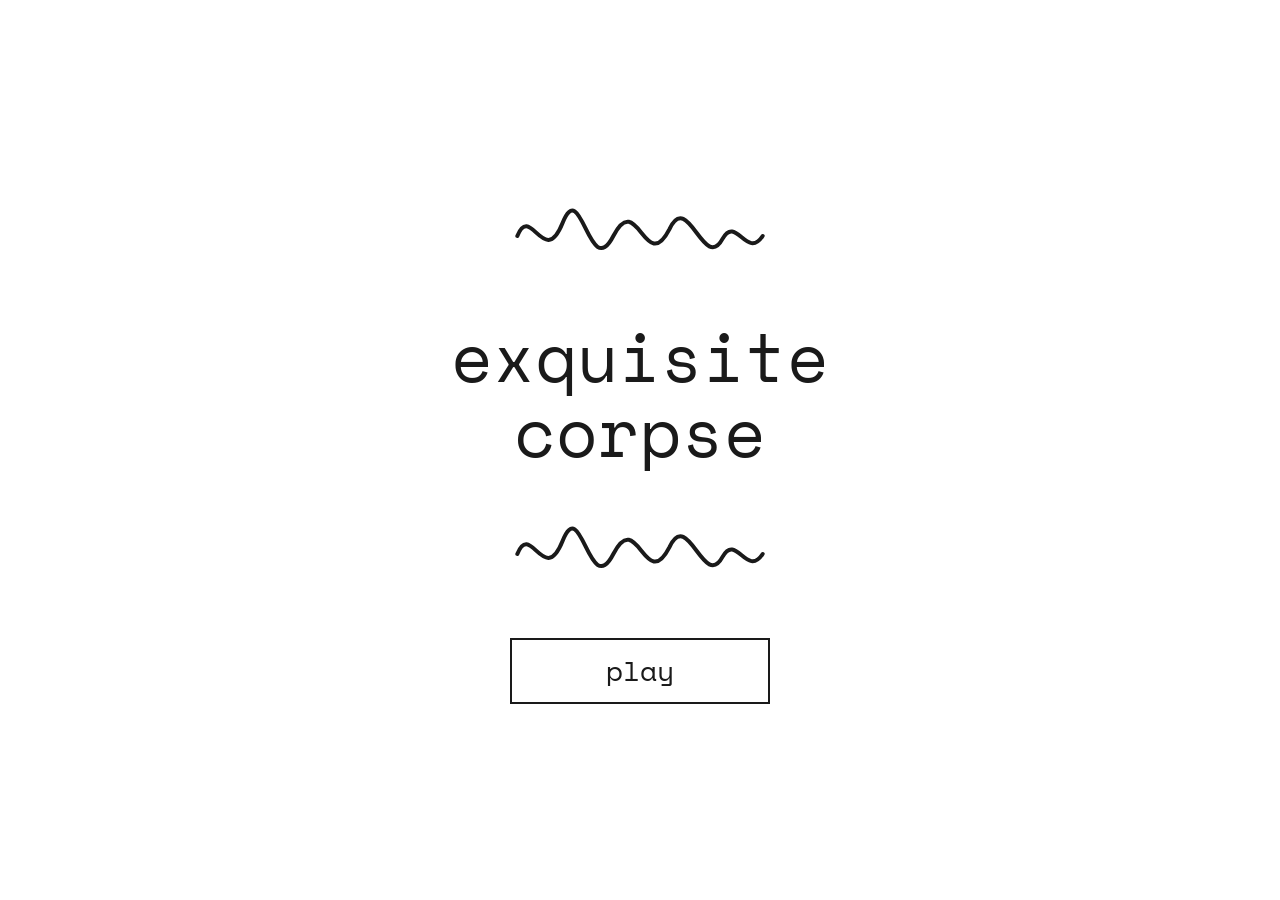
<file: index.html>
<!DOCTYPE html>

<html lang="en">
<head>
<meta charset="UTF-8" />
<meta name="viewport" content="width=device-width, initial-scale=1.0, maximum-scale=1.0, user-scalable=no" />
<meta name="apple-mobile-web-app-capable" content="yes" />
<meta name="apple-mobile-web-app-status-bar-style" content="default" />
<meta name="theme-color" content="#ffffff" />
<link rel="manifest" href="manifest.json" />
<link rel="apple-touch-icon" sizes="180x180" href="apple-touch-icon.png" />
<link rel="icon" type="image/svg+xml" href="icon.svg" />
<link href="./fonts/space-mono.css" rel="stylesheet" />
<title>Exquisite Corpse</title>
<style>
* { margin: 0; padding: 0; box-sizing: border-box; }
html, body, #root { width: 100%; height: 100%; overflow: hidden; background: #fff; position: fixed; touch-action: none; }
body { -webkit-user-select: none; user-select: none; -webkit-tap-highlight-color: transparent; overscroll-behavior: none; }
</style>
</head>
<body>
<div id="root"></div>
<script src="./vendor/react.production.min.js"></script>
<script src="./vendor/react-dom.production.min.js"></script>
<script>
const { useState, useRef, useCallback, useEffect, createElement: h } = React;

function useIsLarge() {
var _s = useState(function () { return window.innerWidth >= 768; });
var isLarge = _s[0], setIsLarge = _s[1];
useEffect(function () {
function check() { setIsLarge(window.innerWidth >= 768); }
window.addEventListener("resize", check);
return function () { window.removeEventListener("resize", check); };
}, []);
return isLarge;
}

const CANVAS_W = 600;
const CANVAS_H = 420;
const GUIDE_H = 25;
const COLORS = ["#1a1a1a","#EE0028","#FF7A00","#FFD900","#00B053","#0057D9","#6A1FB0","#8B5E34","#F0157F","#FFFFFF"];
const SIZES = [3, 8, 18];
const FONT = "'Space Mono', monospace";

// pencil icons for the size buttons: one filled path per size, rounded only at the
// blunt end and the point so the white collar lands exactly on the body edges
const PEN_HALF = { 3: 2.6, 8: 3.8, 18: 5.0 };
const PEN_TOP = 4, PEN_BOT = 20, PEN_BB = 15.2, PEN_COLLAR = 2.5;
const PEN_VB = "2.81 2.41 18.78 18.78";

function pencilPath(hw) {
var rt = 1.1, f = 0.24, tipLen = PEN_BOT - PEN_BB;
var fx = f * hw, fy = PEN_BOT - f * tipLen;
return "M " + (12 - hw) + " " + (PEN_TOP + rt) +
" Q " + (12 - hw) + " " + PEN_TOP + " " + (12 - hw + rt) + " " + PEN_TOP +
" L " + (12 + hw - rt) + " " + PEN_TOP +
" Q " + (12 + hw) + " " + PEN_TOP + " " + (12 + hw) + " " + (PEN_TOP + rt) +
" L " + (12 + hw) + " " + PEN_BB +
" L " + (12 + fx) + " " + fy +
" Q 12 " + PEN_BOT + " " + (12 - fx) + " " + fy +
" L " + (12 - hw) + " " + PEN_BB + " Z";
}

function wobbleCircle(cx, cy, r, seed) {
var pts = 12, d = "";
for (var i = 0; i <= pts; i++) {
var a = (i / pts) * Math.PI * 2;
var rr = r + Math.sin(seed * 2.3 + i * 3.1) * 1.5;
d += (i === 0 ? "M " : " L ") + (cx + Math.cos(a) * rr).toFixed(1) + "," + (cy + Math.sin(a) * rr).toFixed(1);
}
return d + " Z";
}

function SketchBtn(props) {
var children = props.children, onClick = props.onClick, w = props.w || 200, ht = props.h || 54;
var fontSize = props.fontSize || 22, disabled = props.disabled, style = props.style || {};
var ref = useState(false), pressed = ref[0], setPressed = ref[1];
var handleClick = useCallback(function (e) {
if (disabled) return;
setPressed(true);
setTimeout(function () { setPressed(false); }, 30);
if (onClick) onClick(e);
}, [disabled, onClick]);
return h("div", {
onClick: handleClick,
style: Object.assign({
width: w === "auto" ? "auto" : w, height: ht, cursor: disabled ? "default" : "pointer",
opacity: disabled ? 0.4 : 1, display: "flex", alignItems: "center", justifyContent: "center",
border: "2px solid #1a1a1a", background: pressed ? "#1a1a1a" : "#fff",
color: pressed ? "#fff" : "#1a1a1a", fontFamily: FONT, fontSize: fontSize,
userSelect: "none", boxSizing: "border-box", whiteSpace: "nowrap", padding: "0 16px"
}, style)
}, children);
}

function Title(props) {
return h("div", { style: { fontFamily: FONT, fontSize: props.size || 44, color: "#1a1a1a", textAlign: "center", lineHeight: 1.1 } }, props.children);
}

function drawStroke(ctx, s) {
if (s.points.length < 2) return;
ctx.beginPath();
ctx.strokeStyle = s.eraser ? "#FFFFFF" : s.color;
ctx.lineWidth = s.size;
ctx.lineCap = "round";
ctx.lineJoin = "round";
ctx.moveTo(s.points[0].x, s.points[0].y);
for (var i = 1; i < s.points.length; i++) ctx.lineTo(s.points[i].x, s.points[i].y);
ctx.stroke();
}

function hexToRgb(hex) {
var h = hex.replace("#", "");
return [parseInt(h.slice(0, 2), 16), parseInt(h.slice(2, 4), 16), parseInt(h.slice(4, 6), 16)];
}

var FILL_TOL = 48;

function fillRegion(ctx, fx, fy, hex) {
var px = Math.round(fx), py = Math.round(fy);
if (px < 0 || py < 0 || px >= CANVAS_W || py >= CANVAS_H) return false;
var img = ctx.getImageData(0, 0, CANVAS_W, CANVAS_H);
var d = img.data;
var start = (py * CANVAS_W + px) * 4;
var tr = d[start], tg = d[start + 1], tb = d[start + 2];
var rgb = hexToRgb(hex), nr = rgb[0], ng = rgb[1], nb = rgb[2];
if (tr === nr && tg === ng && tb === nb) return false;
var tol2 = FILL_TOL * FILL_TOL * 3;
function match(i) {
var dr = d[i] - tr, dg = d[i + 1] - tg, db = d[i + 2] - tb;
return dr * dr + dg * dg + db * db <= tol2;
}
var seen = new Uint8Array(CANVAS_W * CANVAS_H);
var stack = [py * CANVAS_W + px];
while (stack.length) {
var idx = stack.pop();
var cy = (idx / CANVAS_W) | 0;
var cx = idx - cy * CANVAS_W;
var xL = cx;
while (xL >= 0 && match((cy * CANVAS_W + xL) * 4)) xL--;
xL++;
var xR = cx;
while (xR < CANVAS_W && match((cy * CANVAS_W + xR) * 4)) xR++;
xR--;
for (var i = xL; i <= xR; i++) {
var pi = cy * CANVAS_W + i;
if (seen[pi]) continue;
seen[pi] = 1;
var o = pi * 4;
d[o] = nr; d[o + 1] = ng; d[o + 2] = nb; d[o + 3] = 255;
if (cy > 0) { var up = pi - CANVAS_W; if (!seen[up] && match(up * 4)) stack.push(up); }
if (cy < CANVAS_H - 1) { var dn = pi + CANVAS_W; if (!seen[dn] && match(dn * 4)) stack.push(dn); }
}
}
ctx.putImageData(img, 0, 0);
return true;
}

function redrawAll(ctx, strokes, guideImg) {
ctx.fillStyle = "#FFFFFF";
ctx.fillRect(0, 0, CANVAS_W, CANVAS_H);
if (guideImg) {
ctx.drawImage(guideImg, 0, 0);
}
strokes.forEach(function (s) {
if (s.fill) fillRegion(ctx, s.x, s.y, s.color);
else drawStroke(ctx, s);
});
}

function App() {
var lg = useIsLarge();
var _screen = useState("landing"), screen = _screen[0], setScreen = _screen[1];
var _turn = useState(0), turn = _turn[0], setTurn = _turn[1];
var _sections = useState([null, null, null]), sections = _sections[0], setSections = _sections[1];
var _composite = useState(null), compositeUrl = _composite[0], setCompositeUrl = _composite[1];
var _confirmDone = useState(false), confirmDone = _confirmDone[0], setConfirmDone = _confirmDone[1];
var _confirmHome = useState(false), confirmHome = _confirmHome[0], setConfirmHome = _confirmHome[1];

var canvasRef = useRef(null);
var compositeCanvasRef = useRef(null);
var guideImageRef = useRef(null);
var _strokes = useState([]), strokes = _strokes[0], setStrokes = _strokes[1];
var _curStroke = useState(null), currentStroke = _curStroke[0], setCurrentStroke = _curStroke[1];
var _color = useState(COLORS[0]), color = _color[0], setColor = _color[1];
var _size = useState(SIZES[1]), size = _size[0], setSize = _size[1];
var _tool = useState("pen"), tool = _tool[0], setTool = _tool[1];
var drawing = useRef(false);
var activePointer = useRef(null);

var getPos = useCallback(function (e) {
var rect = canvasRef.current.getBoundingClientRect();
var sx = CANVAS_W / rect.width, sy = CANVAS_H / rect.height;
var cx = e.clientX != null ? e.clientX : (e.touches && e.touches[0] ? e.touches[0].clientX : 0);
var cy = e.clientY != null ? e.clientY : (e.touches && e.touches[0] ? e.touches[0].clientY : 0);
return { x: (cx - rect.left) * sx, y: (cy - rect.top) * sy };
}, []);

var onDown = useCallback(function (e) {
e.preventDefault();
setConfirmDone(false);
// one finger at a time: a second touch while the first is down is ignored
if (activePointer.current !== null) return;
activePointer.current = e.pointerId;
if (tool === "fill") {
var ctx = canvasRef.current && canvasRef.current.getContext("2d");
if (!ctx) return;
var fp = getPos(e);
if (!fillRegion(ctx, fp.x, fp.y, color)) return;
setStrokes(function (prev) { return prev.concat([{ fill: true, x: fp.x, y: fp.y, color: color }]); });
return;
}
drawing.current = true;
setCurrentStroke({ points: [getPos(e)], color: color, size: size, eraser: tool === "eraser" });
}, [getPos, color, size, tool]);

var onMove = useCallback(function (e) {
e.preventDefault();
if (e.pointerId !== activePointer.current) return;
if (!drawing.current || !currentStroke) return;
var p = getPos(e);
var ns = { points: currentStroke.points.concat([p]), color: currentStroke.color, size: currentStroke.size, eraser: currentStroke.eraser };
setCurrentStroke(ns);
var ctx = canvasRef.current && canvasRef.current.getContext("2d");
if (ctx && ns.points.length >= 2) {
ctx.beginPath();
ctx.strokeStyle = ns.eraser ? "#FFFFFF" : ns.color;
ctx.lineWidth = ns.size;
ctx.lineCap = "round";
ctx.lineJoin = "round";
var pts = ns.points;
ctx.moveTo(pts[pts.length - 2].x, pts[pts.length - 2].y);
ctx.lineTo(pts[pts.length - 1].x, pts[pts.length - 1].y);
ctx.stroke();
}
}, [getPos, currentStroke]);

var onUp = useCallback(function (e) {
e.preventDefault();
if (e.pointerId !== activePointer.current) return;
activePointer.current = null;
if (!drawing.current) return;
drawing.current = false;
if (currentStroke && currentStroke.points.length >= 2) setStrokes(function (p) { return p.concat([currentStroke]); });
setCurrentStroke(null);
}, [currentStroke]);

var undo = useCallback(function () {
setStrokes(function (prev) {
var next = prev.slice(0, -1);
var ctx = canvasRef.current && canvasRef.current.getContext("2d");
if (ctx) redrawAll(ctx, next, guideImageRef.current);
return next;
});
}, []);

var _initCount = useState(0), initCount = _initCount[0], setInitCount = _initCount[1];

useEffect(function () {
if (screen !== "drawing") return;
var ctx = canvasRef.current && canvasRef.current.getContext("2d");
if (!ctx) return;
ctx.fillStyle = "#FFFFFF";
ctx.fillRect(0, 0, CANVAS_W, CANVAS_H);
if (turn > 0 && sections[turn - 1]) {
var img = new Image();
img.onload = function () {
var gc = document.createElement("canvas");
gc.width = CANVAS_W; gc.height = GUIDE_H;
var gctx = gc.getContext("2d");
gctx.drawImage(img, 0, CANVAS_H - GUIDE_H, CANVAS_W, GUIDE_H, 0, 0, CANVAS_W, GUIDE_H);
guideImageRef.current = gc;
ctx.drawImage(gc, 0, 0);
};
img.src = sections[turn - 1];
} else {
guideImageRef.current = null;
}
setStrokes([]);
setCurrentStroke(null);
setConfirmDone(false);
setTool("pen");
setColor(COLORS[0]);
setSize(SIZES[1]);
}, [initCount]);

var captureSection = useCallback(function () {
var url = canvasRef.current.toDataURL("image/png");
setSections(function (prev) { var n = prev.slice(); n[turn] = url; return n; });
}, [turn]);

var handleDone = useCallback(function () {
if (!confirmDone) { setConfirmDone(true); return; }
captureSection();
if (turn < 2) { setTurn(turn + 1); setScreen("transition"); }
else setScreen("reveal");
setConfirmDone(false);
}, [confirmDone, captureSection, turn]);

var buildComposite = useCallback(function () {
return new Promise(function (resolve) {
var c = document.createElement("canvas");
c.width = CANVAS_W;
c.height = CANVAS_H * 3 - GUIDE_H * 2;
var ctx = c.getContext("2d");
ctx.fillStyle = "#FFFFFF";
ctx.fillRect(0, 0, c.width, c.height);
var loaded = 0;
sections.forEach(function (src, i) {
if (!src) { loaded++; if (loaded === 3) resolve(c); return; }
var img = new Image();
var y = i * (CANVAS_H - GUIDE_H);
img.onload = function () { ctx.drawImage(img, 0, y); loaded++; if (loaded === 3) resolve(c); };
img.src = src;
});
});
}, [sections]);

useEffect(function () {
if (screen === "reveal") {
setConfirmHome(false);
buildComposite().then(function (c) {
compositeCanvasRef.current = c;
setCompositeUrl(c.toDataURL("image/png"));
});
}
}, [screen, buildComposite]);

var saveToPhotos = useCallback(function () {
var c = compositeCanvasRef.current;
if (!c) return;
var pad = 50;
var pc = document.createElement("canvas");
pc.width = c.width + pad * 2;
pc.height = c.height + pad * 2;
var pctx = pc.getContext("2d");
pctx.fillStyle = "#FFFFFF";
pctx.fillRect(0, 0, pc.width, pc.height);
pctx.drawImage(c, pad, pad);
pc.toBlob(function (blob) {
if (!blob) return;
var file = new File([blob], "exquisite-corpse.png", { type: "image/png" });
if (typeof navigator.share === "function" && typeof navigator.canShare === "function" && navigator.canShare({ files: [file] })) {
navigator.share({ files: [file], title: "Exquisite Corpse" }).catch(function (err) {
if (err.name === "AbortError") return;
fallbackDownload(blob);
});
} else {
fallbackDownload(blob);
}
}, "image/png");
}, []);

function fallbackDownload(blob) {
var url = URL.createObjectURL(blob);
var a = document.createElement("a");
a.href = url;
a.download = "exquisite-corpse-" + Date.now() + ".png";
a.style.display = "none";
document.body.appendChild(a);
a.click();
setTimeout(function () { document.body.removeChild(a); URL.revokeObjectURL(url); }, 500);
}

var startNewGame = useCallback(function () {
setTurn(0);
setSections([null, null, null]);
setCompositeUrl(null);
setScreen("drawing");
setInitCount(function (c) { return c + 1; });
}, []);

var continueToDrawing = useCallback(function () {
setScreen("drawing");
setInitCount(function (c) { return c + 1; });
}, []);


var wrap = { width: "100%", maxWidth: lg ? 680 : 440, margin: "0 auto", padding: lg ? "0 24px" : "0 16px", boxSizing: "border-box" };

// LANDING
if (screen === "landing") {
return h("div", { style: Object.assign({}, wrap, { minHeight: "100vh", background: "#fff", display: "flex", flexDirection: "column", alignItems: "center", justifyContent: "center", gap: lg ? 44 : 32 }) },
h("svg", { width: lg ? 300 : 200, height: lg ? 80 : 60, viewBox: "0 0 200 60" },
h("path", { d: "M 8,30 C 18,5 28,55 42,20 C 56,-15 62,65 80,30 C 98,-5 104,60 122,25 C 136,-5 148,58 162,32 C 172,14 180,48 192,30", fill: "none", stroke: "#1a1a1a", strokeWidth: 3, strokeLinecap: "round" })
),
h(Title, { size: lg ? 68 : 48 }, "exquisite", h("br"), "corpse"),
h("svg", { width: lg ? 300 : 200, height: lg ? 80 : 60, viewBox: "0 0 200 60" },
h("path", { d: "M 8,30 C 18,5 28,55 42,20 C 56,-15 62,65 80,30 C 98,-5 104,60 122,25 C 136,-5 148,58 162,32 C 172,14 180,48 192,30", fill: "none", stroke: "#1a1a1a", strokeWidth: 3, strokeLinecap: "round" })
),
h(SketchBtn, { w: lg ? 260 : 200, h: lg ? 66 : 56, fontSize: lg ? 28 : 22, onClick: startNewGame }, "play")
);
}

// TRANSITION
if (screen === "transition") {
var labels = ["the head", "the body", "the legs"];
return h("div", { style: Object.assign({}, wrap, { minHeight: "100vh", background: "#fff", display: "flex", flexDirection: "column", alignItems: "center", justifyContent: "center", gap: lg ? 28 : 20 }) },
h("svg", { width: lg ? 80 : 60, height: lg ? 280 : 200, viewBox: "0 0 60 200", style: { marginBottom: -4 } },
h("path", { d: "M 30,8 C 5,18 55,28 20,42 C -15,56 65,62 30,80 C -5,98 60,104 25,122 C -5,136 58,148 32,162 C 14,172 48,180 30,192", fill: "none", stroke: "#1a1a1a", strokeWidth: 3, strokeLinecap: "round" })
),
h(Title, { size: lg ? 48 : 36 }, "pass the device"),
h("p", { style: { fontFamily: FONT, fontSize: lg ? 24 : 19, color: "#888", textAlign: "center" } }, "next player draws " + labels[turn]),
h(SketchBtn, { w: lg ? 240 : 180, h: lg ? 62 : 52, fontSize: lg ? 24 : 22, onClick: continueToDrawing }, "ready")
);
}

// REVEAL
if (screen === "reveal") {
return h("div", { style: Object.assign({}, wrap, { minHeight: "100vh", background: "#fff", display: "flex", flexDirection: "column", alignItems: "center", paddingTop: 16, paddingBottom: 16, overflow: "auto" }) },
h(Title, { size: lg ? 46 : 34 }, "behold!"),
compositeUrl && h("img", { src: compositeUrl, alt: "Exquisite Corpse drawing", style: { maxWidth: lg ? 440 : 300, maxHeight: lg ? "calc(100vh - 195px)" : "calc(100vh - 155px)", width: "auto", height: "auto", marginTop: lg ? 16 : 10, border: "2px solid #1a1a1a", borderRadius: 4 } }),
h("div", { style: { display: "flex", gap: lg ? 14 : 10, marginTop: lg ? 20 : 14, justifyContent: "center", flexShrink: 0 } },
h(SketchBtn, { w: "auto", h: lg ? 52 : 42, fontSize: lg ? 18 : 14, onClick: function () { setConfirmHome(false); saveToPhotos(); } }, "save"),
h(SketchBtn, { w: "auto", h: lg ? 52 : 42, fontSize: lg ? 18 : 14, onClick: function () { if (!confirmHome) { setConfirmHome(true); } else { setConfirmHome(false); setScreen("landing"); } } },
h("span", { style: { display: "grid" } },
h("span", { style: { gridArea: "1 / 1", visibility: "hidden" } }, "sure?"),
h("span", { style: { gridArea: "1 / 1", textAlign: "center" } }, confirmHome ? "sure?" : "home")
))
)
);
}

// DRAWING
var turnLabels = ["draw the head", "draw the body", "draw the legs"];

return h("div", { style: { width: "100%", height: "100vh", background: "#fff", display: "flex", flexDirection: "column", overflow: "hidden", boxSizing: "border-box" } },
h("div", { style: { textAlign: "center", padding: lg ? "14px 0 18px" : "10px 0 14px", flexShrink: 0 } },
h("span", { style: { fontFamily: FONT, fontSize: lg ? 28 : 20, color: "#1a1a1a" } }, turnLabels[turn])
),
h("div", { style: { display: "flex", justifyContent: "center", alignItems: "flex-start", padding: lg ? "0 24px" : "0 12px", flexShrink: 0 } },
h("canvas", {
ref: canvasRef, width: CANVAS_W, height: CANVAS_H,
onPointerDown: onDown, onPointerMove: onMove, onPointerUp: onUp, onPointerLeave: onUp, onPointerCancel: onUp,
style: { width: "100%", maxWidth: lg ? 680 : 440, maxHeight: lg ? "50vh" : "40vh", border: "2px solid #1a1a1a", borderRadius: 4, touchAction: "none", cursor: tool === "fill" ? "pointer" : "crosshair" }
})
),
h("div", { style: { flex: 1, padding: lg ? "24px 24px 28px" : "20px 16px 24px", display: "flex", flexDirection: "column", gap: lg ? 24 : 20, alignItems: "center", justifyContent: "center", maxWidth: lg ? 680 : 440, margin: "0 auto", width: "100%", boxSizing: "border-box" } },
h("div", { style: { display: "flex", gap: lg ? 14 : 10, flexWrap: "wrap", justifyContent: "center", maxWidth: lg ? 400 : 270 } },
COLORS.map(function (c) {
var isWhite = c === "#FFFFFF";
// the ring is drawn inside the swatch, so a dark ring on the dark swatch is invisible
var isBlack = c === "#1a1a1a";
var isSelected = isWhite ? (tool === "eraser" || (tool === "fill" && color === c)) : (tool !== "eraser" && color === c);
return h("div", {
key: c,
onClick: function () {
setConfirmDone(false);
if (isWhite && tool !== "fill") { setTool("eraser"); return; }
setColor(c);
if (tool === "eraser") setTool("pen");
},
style: { width: lg ? 58 : 42, height: lg ? 58 : 42, borderRadius: "50%", background: c, border: isSelected ? (isBlack ? "3px solid #ccc" : "3px solid #1a1a1a") : isWhite ? "2px solid #ccc" : "3px solid transparent", cursor: "pointer", boxSizing: "border-box" }
});
})
),
h("div", { style: { display: "flex", alignItems: "center", gap: lg ? 16 : 12, justifyContent: "center" } },
SIZES.map(function (s) {
return h("div", {
key: s,
onClick: function () { setConfirmDone(false); setSize(s); if (tool === "fill") setTool(color === "#FFFFFF" ? "eraser" : "pen"); },
style: { width: lg ? 62 : 48, height: lg ? 62 : 48, display: "flex", alignItems: "center", justifyContent: "center", borderRadius: 4, border: (size === s && tool !== "fill" ? 2.5 : 1.5) + "px solid " + (size === s && tool !== "fill" ? "#1a1a1a" : "#ddd"), cursor: "pointer", boxSizing: "border-box" }
}, h("svg", { width: lg ? 34 : 27, height: lg ? 34 : 27, viewBox: PEN_VB },
h("g", { transform: "rotate(45 12 12)" },
h("path", { d: pencilPath(PEN_HALF[s]), fill: "#1a1a1a" }),
h("rect", { x: 12 - PEN_HALF[s], y: PEN_BB - PEN_COLLAR, width: PEN_HALF[s] * 2, height: PEN_COLLAR, fill: "#fff" })
)));
}),
h("div", {
onClick: function () { setConfirmDone(false); setTool(tool === "fill" ? (color === "#FFFFFF" ? "eraser" : "pen") : "fill"); },
style: { width: lg ? 62 : 48, height: lg ? 62 : 48, marginLeft: lg ? 8 : 6, display: "flex", alignItems: "center", justifyContent: "center", borderRadius: 4, border: (tool === "fill" ? 2.5 : 1.5) + "px solid " + (tool === "fill" ? "#1a1a1a" : "#ddd"), cursor: "pointer", boxSizing: "border-box" }
}, h("svg", { width: lg ? 34 : 27, height: lg ? 34 : 27, viewBox: "3 2.15 19.1 19.1" },
h("path", { d: "M 10.5 4.4 L 17.6 11.5 L 10.5 18.6 L 3.4 11.5 Z", fill: "#1a1a1a" }),
h("path", { d: "M 10.5 7.7 L 14.5 11.7 L 6.5 11.7 Z", fill: "#fff" }),
h("path", { d: "M 19.9 13.6 C 19.9 13.6 18.1 16 18.1 17.2 A 1.8 1.8 0 0 0 21.7 17.2 C 21.7 16 19.9 13.6 19.9 13.6 Z", fill: "#1a1a1a" })
))
),
h("div", { style: { display: "flex", gap: lg ? 16 : 12, width: "100%" } },
h(SketchBtn, { w: "auto", h: lg ? 60 : 50, fontSize: lg ? 22 : 18, onClick: function () { setConfirmDone(false); undo(); }, style: { flex: 1 } }, "undo"),
h(SketchBtn, { w: "auto", h: lg ? 60 : 50, fontSize: lg ? 22 : 18, onClick: handleDone, style: { flex: 1 } }, confirmDone ? "sure?" : "done")
)
)
);
}

ReactDOM.createRoot(document.getElementById("root")).render(React.createElement(App));
</script>
<script>
if ('serviceWorker' in navigator) {
  navigator.serviceWorker.register('sw.js');
}
</script>

</body>
</html>
</file>
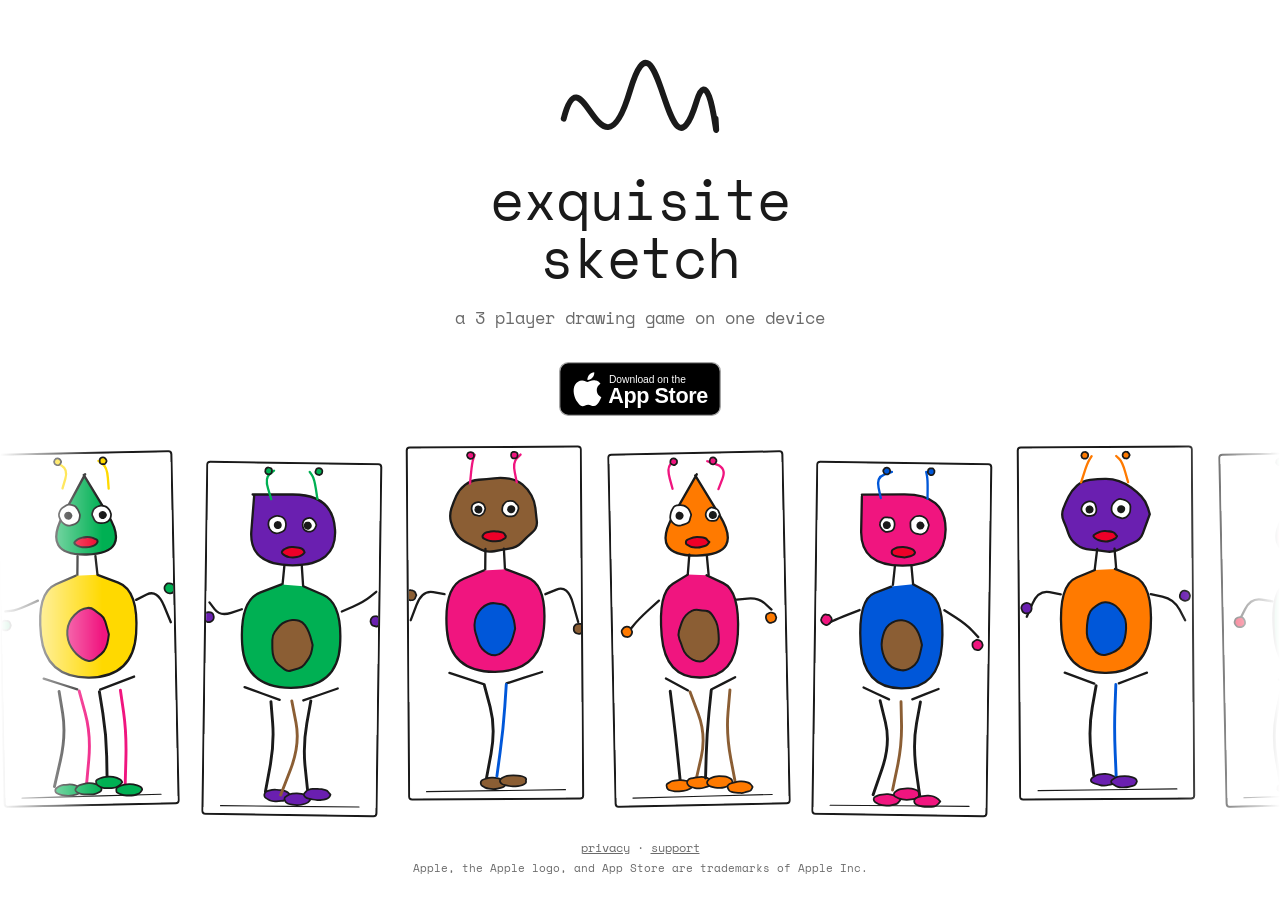
<file: landing/index.html>
<!DOCTYPE html>
<html lang="en">
<head>
<meta charset="UTF-8" />
<meta name="viewport" content="width=device-width, initial-scale=1" />
<title>exquisite sketch</title>
<meta name="description" content="a 3 player drawing game on one device." />
<meta name="theme-color" content="#ffffff" />

<!-- link previews (iMessage, Slack, social). og-image.png is 1200x630. -->
<meta property="og:type" content="website" />
<meta property="og:title" content="exquisite sketch" />
<meta property="og:description" content="a 3 player drawing game on one device." />
<meta property="og:image" content="og-image.png" />
<meta name="twitter:card" content="summary_large_image" />

<!-- Safari "open in app" banner. Uncomment and add the real app id once the app is live. -->
<!-- <meta name="apple-itunes-app" content="app-id=0000000000" /> -->

<link rel="icon" type="image/svg+xml" href="favicon.svg" />
<link rel="apple-touch-icon" sizes="180x180" href="apple-touch-icon.png" />
<link rel="stylesheet" href="fonts/space-mono.css" />

<style>
:root {
  --ink: #1a1a1a;
  --paper: #ffffff;
  --muted: #6b6b6b;
  /* card width follows screen height so everything fits on one screen */
  --card-w: clamp(80px, calc((100svh - 540px) / 2.05), 190px);
  --gap: 28px;
  --speed: 70s; /* time for one full loop; bigger = slower */
}
* { margin: 0; padding: 0; box-sizing: border-box; }
html, body { background: var(--paper); color: var(--ink); }
body {
  font-family: 'Space Mono', ui-monospace, monospace;
  min-height: 100svh;
  display: flex;
  flex-direction: column;
  align-items: center;
  justify-content: center; /* center on tall screens */
  -webkit-font-smoothing: antialiased;
  overflow-x: hidden;
}

main { width: 100%; }

/* ---- top ---- */
header {
  display: flex;
  flex-direction: column;
  align-items: center;
  text-align: center;
  padding: 56px 16px 28px;
}
.logo { width: 160px; height: auto; margin-bottom: 36px; }
.logo path {
  stroke-dasharray: 1400;
  stroke-dashoffset: 1400;
  animation: draw 1.6s ease-out 0.2s forwards;
}
@keyframes draw { to { stroke-dashoffset: 0; } }
h1 {
  font-weight: 400;
  font-size: 56px;
  line-height: 1.05;
  letter-spacing: -0.01em;
}
.tagline {
  margin-top: 18px;
  font-size: 17px;
  color: var(--muted);
}

/* ---- gallery ---- */
.gallery {
  width: 100%;
  overflow: hidden;
  padding: 28px 0 32px;
  /* soft fade at the edges */
  -webkit-mask-image: linear-gradient(90deg, transparent, #000 8%, #000 92%, transparent);
          mask-image: linear-gradient(90deg, transparent, #000 8%, #000 92%, transparent);
}
.track {
  display: flex;
  width: max-content;
  animation: scroll var(--speed) linear infinite;
}
.gallery:hover .track { animation-play-state: paused; }
@keyframes scroll { to { transform: translateX(-50%); } }
.track figure {
  flex: none;
  width: var(--card-w);
  margin-right: var(--gap);
}
.track img {
  display: block;
  width: 100%;
  height: auto;
  aspect-ratio: 600 / 1210; /* size of a finished drawing in the app */
  object-fit: cover;
  border: 2px solid var(--ink);
  border-radius: 4px;
  background: var(--paper);
}
/* small tilt so it feels like a pile of paper */
.track figure:nth-child(3n+1) { transform: rotate(-1.2deg); }
.track figure:nth-child(3n+2) { transform: rotate(0.8deg) translateY(10px); }
.track figure:nth-child(3n)   { transform: rotate(-0.4deg) translateY(-6px); }

/* ---- download ---- */
.download {
  padding: 4px 16px 8px;
  display: flex;
  justify-content: center;
}
.download a { display: inline-block; line-height: 0; border-radius: 8px; }
.download a:focus-visible { outline: 2px solid var(--ink); outline-offset: 4px; }
.download img { height: 54px; width: auto; }

/* ---- footer ---- */
footer {
  padding: 0 16px 20px;
  text-align: center;
  font-size: 11px;
  line-height: 1.6;
  color: var(--muted);
}
footer a { color: var(--muted); }
footer a:focus-visible { outline: 2px solid var(--ink); outline-offset: 2px; }
footer nav { margin-bottom: 2px; font-size: 12px; }

@media (max-width: 600px) {
  :root { --card-w: clamp(72px, calc((100svh - 380px) / 2.05), 130px); --gap: 18px; }
  header { padding: 28px 16px 20px; }
  .logo { width: 104px; margin-bottom: 18px; }
  h1 { font-size: 36px; }
  .tagline { margin-top: 12px; font-size: 13px; }
  .download img { height: 48px; }
  .gallery { padding: 16px 0 16px; }
  footer { font-size: 9px; padding-bottom: 14px; }
  footer nav { font-size: 11px; }
}
@media (max-width: 360px) {
  .tagline { font-size: 11.5px; }
}

/* people who ask for less motion: no auto scroll, swipe instead */
@media (prefers-reduced-motion: reduce) {
  .logo path { animation: none; stroke-dashoffset: 0; }
  .track { animation: none; }
  .gallery { overflow-x: auto; }
  .track figure[aria-hidden="true"] { display: none; }
}
</style>
</head>
<body>

<header>
  <svg class="logo" viewBox="40 94 434 203" fill="none" aria-hidden="true"><path d="M 50,256 C 100,60 150,450 230,180 C 310,-90 330,470 410,210 C 450,80 470,380 462,256" stroke="#1a1a1a" stroke-width="16" stroke-linecap="round"/></svg>
  <h1>exquisite<br />sketch</h1>
  <p class="tagline">a 3 player drawing game on one device</p>
</header>

<main>
  <section class="download">
    <!-- Replace # with the App Store link once the app is live. -->
    <a href="#" id="app-store-link" aria-label="Download exquisite sketch on the App Store">
      <img src="app-store-badge.svg" alt="Download on the App Store" width="162" height="54" />
    </a>
  </section>

  <section class="gallery" aria-label="drawings made in the game">
    <!-- To use real drawings: put the PNGs in drawings/ and change the src paths below.
         Add or remove <figure> lines as you like. The loop copies them automatically. -->
    <div class="track" id="track">
      <figure><img src="drawings/example-1.svg" alt="a drawing made in exquisite sketch" loading="lazy" /></figure>
      <figure><img src="drawings/example-2.svg" alt="a drawing made in exquisite sketch" loading="lazy" /></figure>
      <figure><img src="drawings/example-3.svg" alt="a drawing made in exquisite sketch" loading="lazy" /></figure>
      <figure><img src="drawings/example-4.svg" alt="a drawing made in exquisite sketch" loading="lazy" /></figure>
      <figure><img src="drawings/example-5.svg" alt="a drawing made in exquisite sketch" loading="lazy" /></figure>
      <figure><img src="drawings/example-6.svg" alt="a drawing made in exquisite sketch" loading="lazy" /></figure>
      <figure><img src="drawings/example-7.svg" alt="a drawing made in exquisite sketch" loading="lazy" /></figure>
      <figure><img src="drawings/example-8.svg" alt="a drawing made in exquisite sketch" loading="lazy" /></figure>
    </div>
  </section>

</main>

<footer>
  <nav><a href="privacy/">privacy</a> · <a href="support/">support</a></nav>
  Apple, the Apple logo, and App Store are trademarks of Apple Inc.
</footer>

<script>
// Make the gallery loop seamlessly: copy the set once so it can slide by half its width.
// Also keep it wide enough to fill very wide screens.
(function () {
  var track = document.getElementById("track");
  var originals = Array.prototype.slice.call(track.children);
  function copySet() {
    originals.forEach(function (fig) {
      var c = fig.cloneNode(true);
      c.setAttribute("aria-hidden", "true");
      c.querySelector("img").alt = "";
      track.appendChild(c);
    });
  }
  // one set must be at least as wide as the screen, or a gap shows
  var cs = getComputedStyle(originals[0]);
  var cardW = originals[0].getBoundingClientRect().width + parseFloat(cs.marginRight);
  var sets = Math.max(1, Math.ceil(window.innerWidth / (cardW * originals.length)));
  for (var i = 1; i < sets; i++) copySet();   // grow the base set
  originals = Array.prototype.slice.call(track.children);
  copySet();                                   // then double it for the loop
})();
</script>
</body>
</html>
</file>
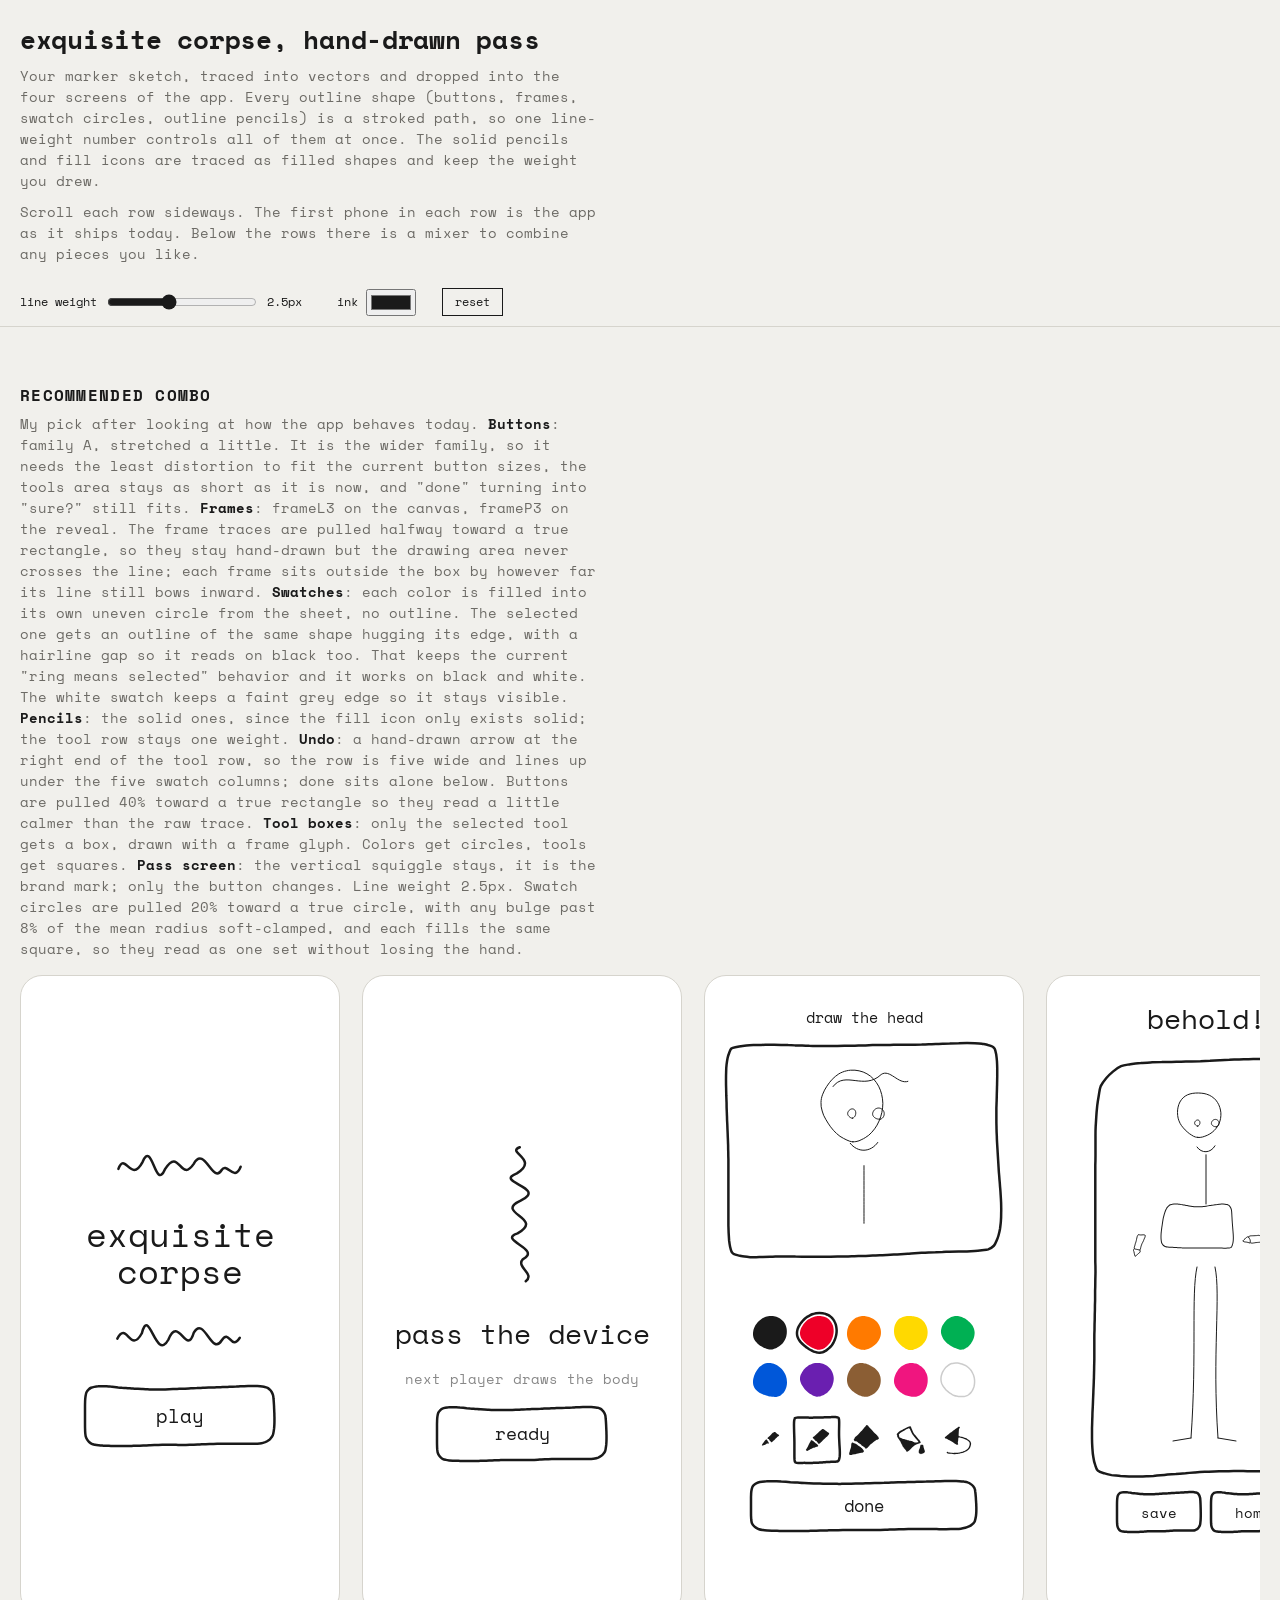
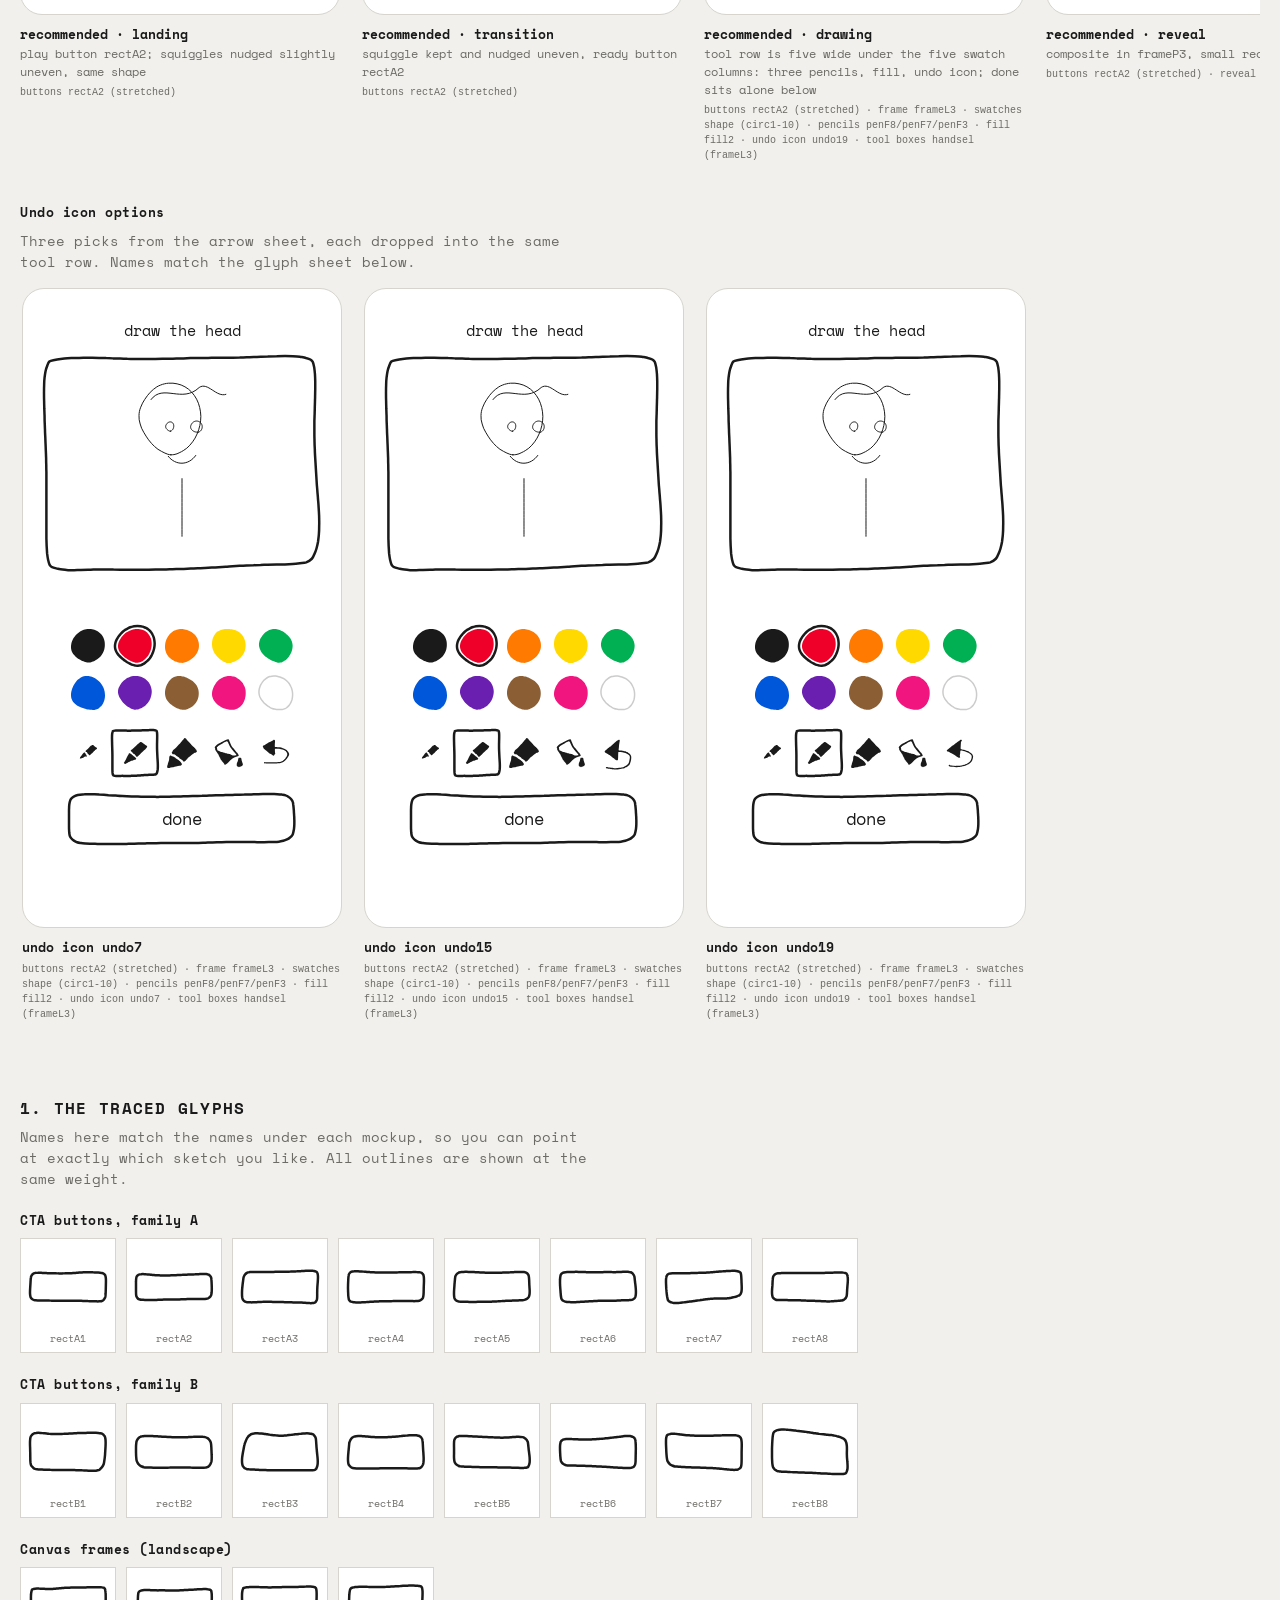
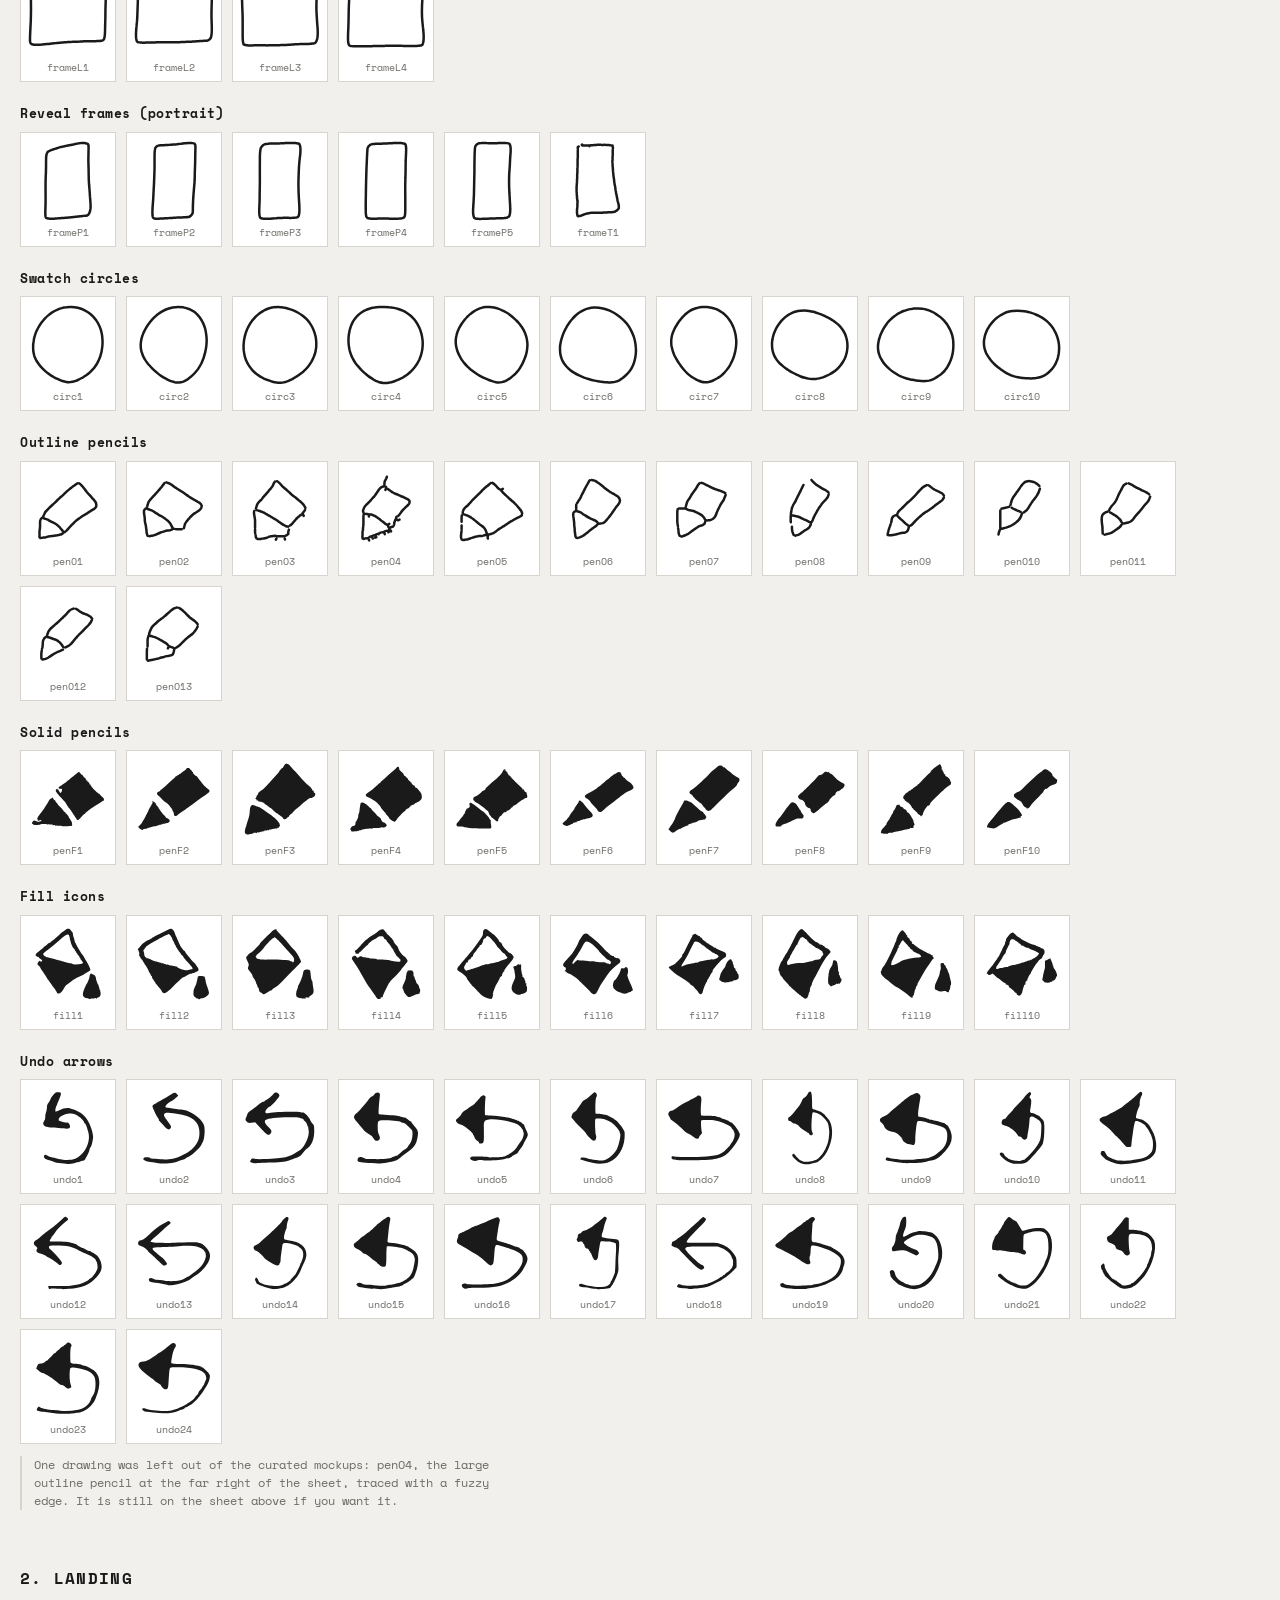
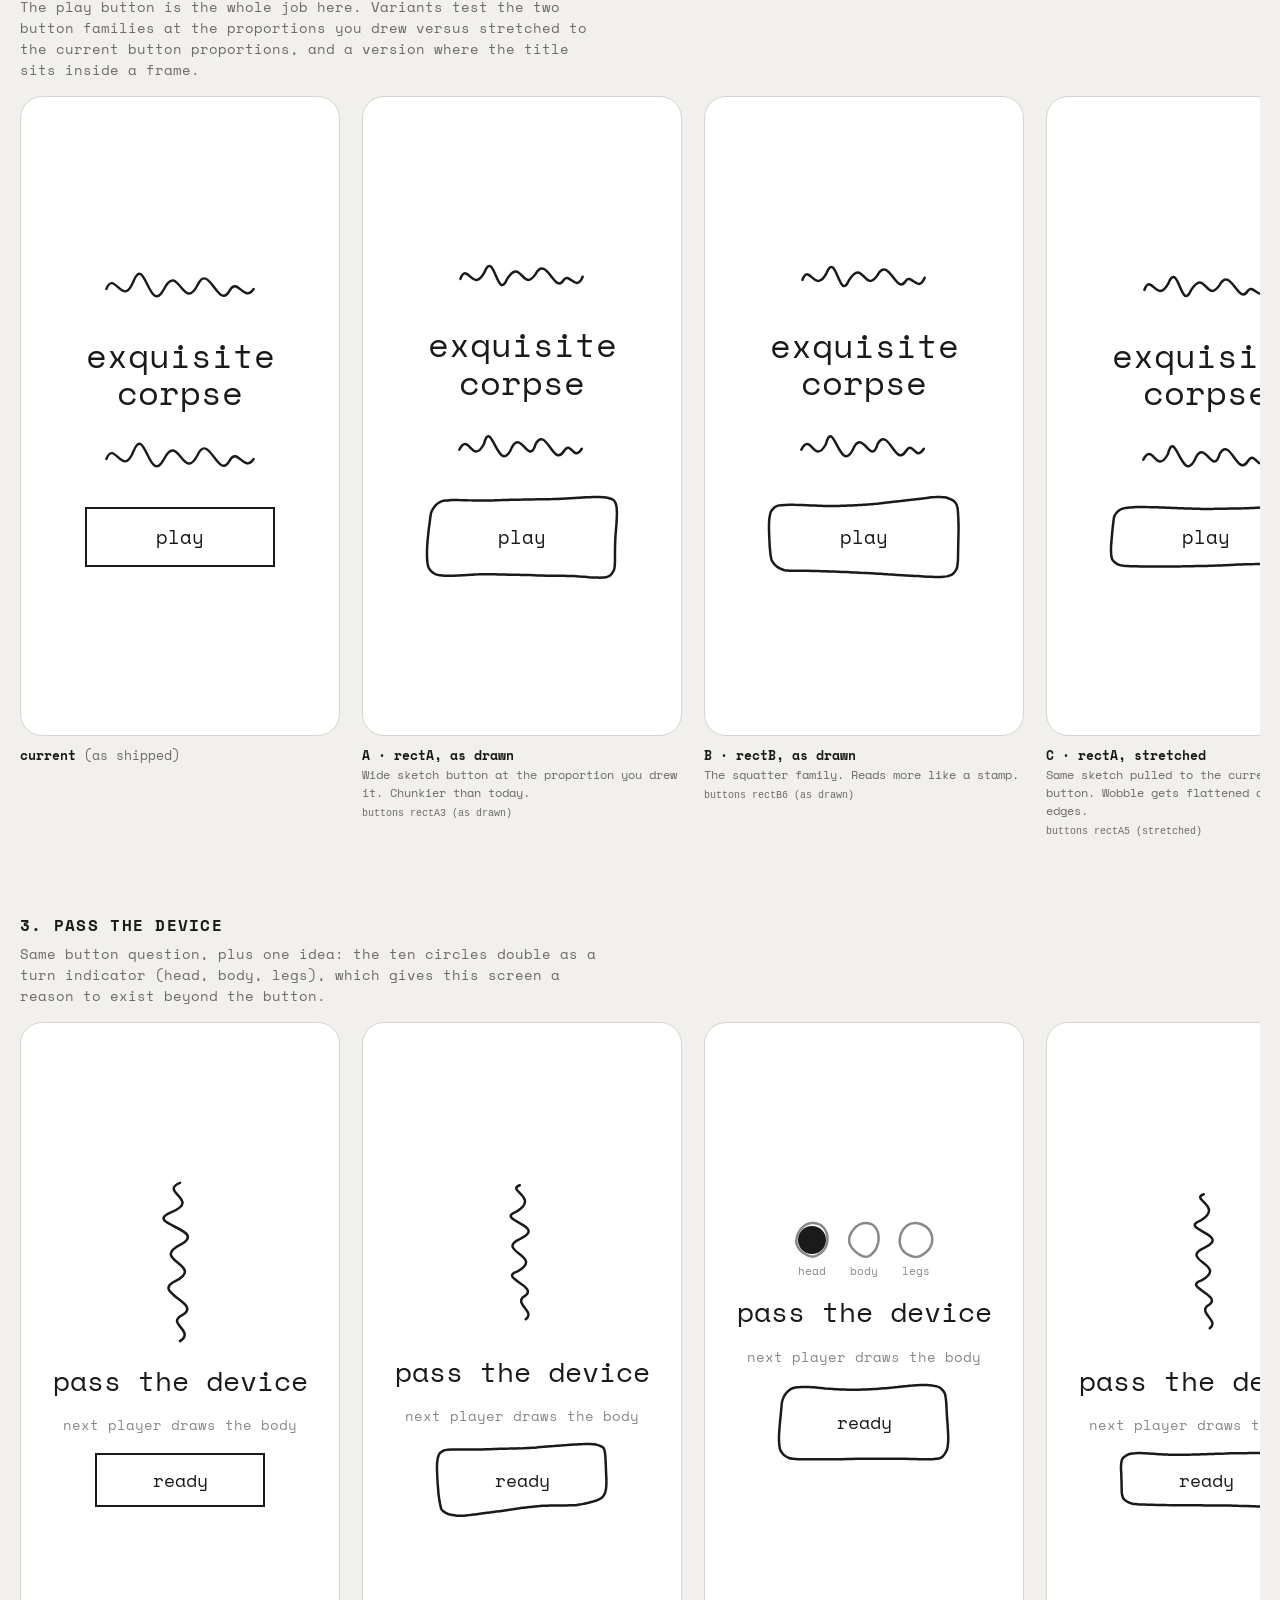
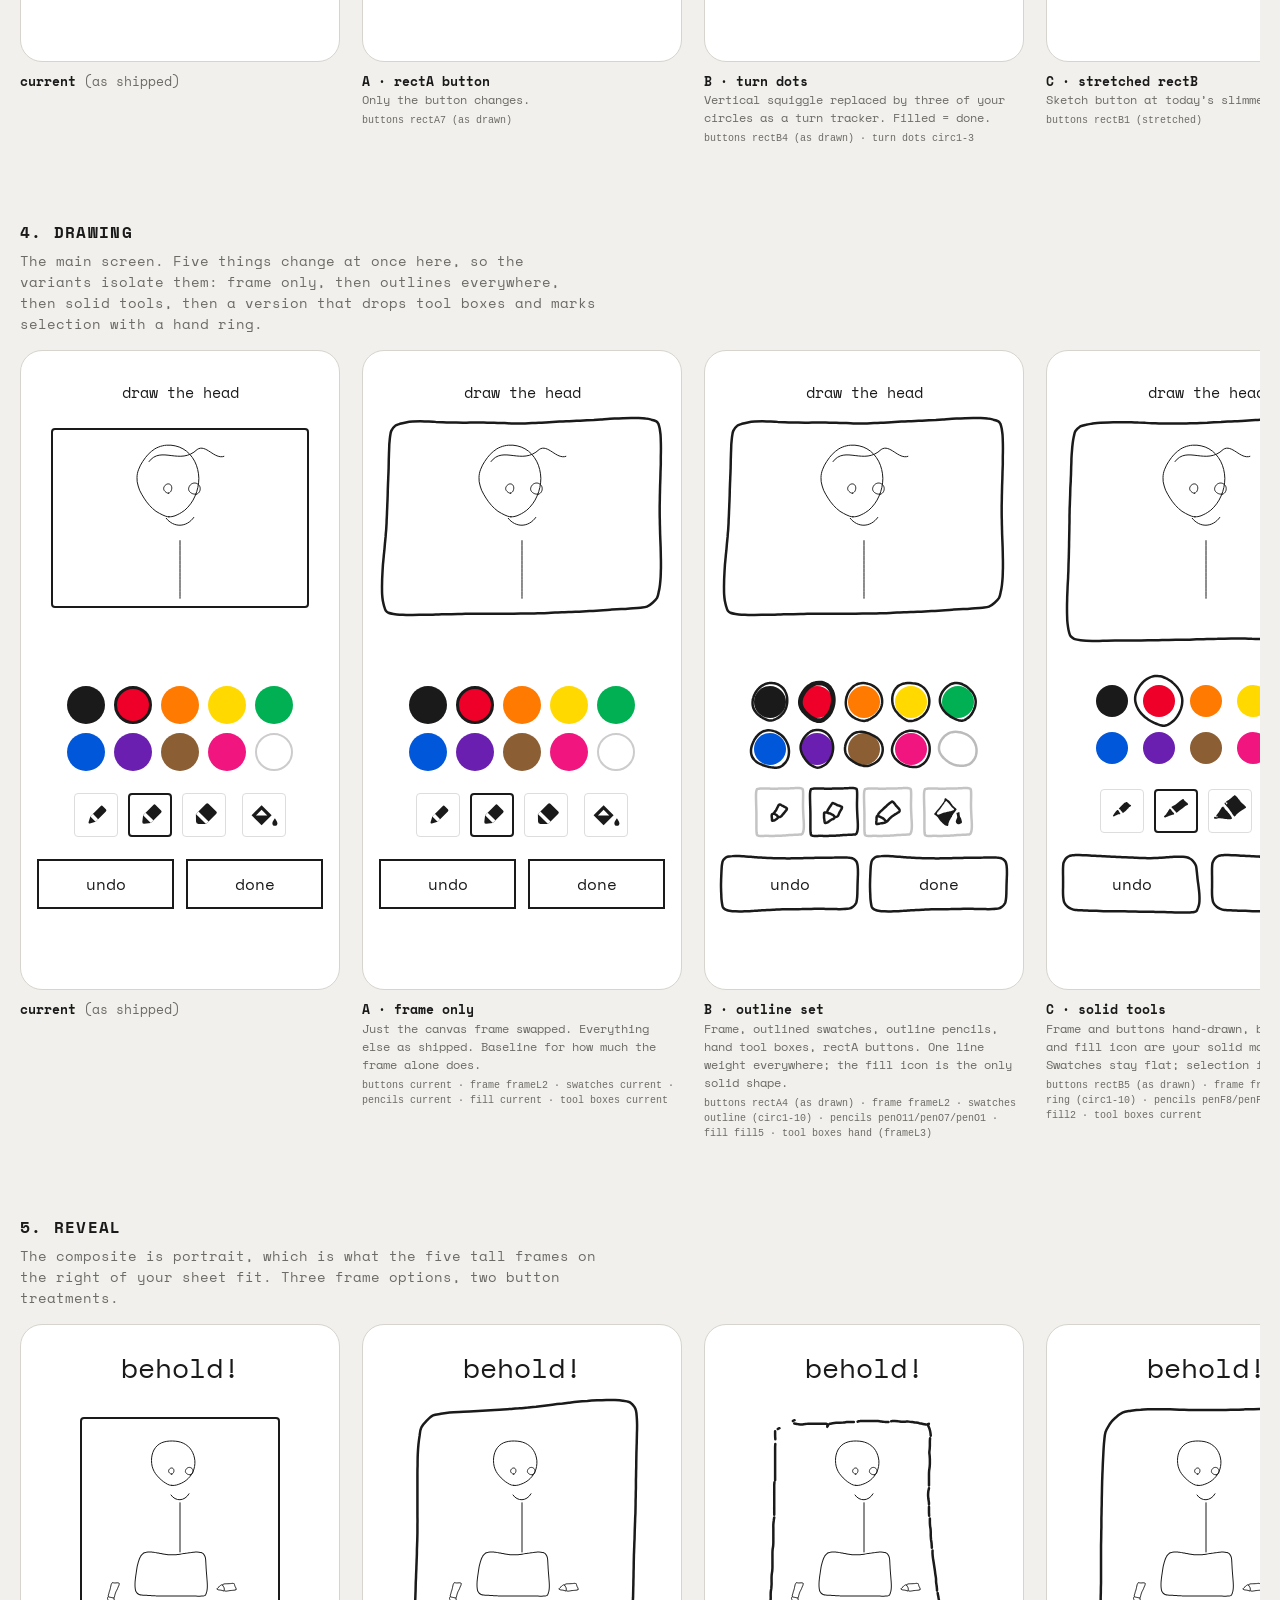
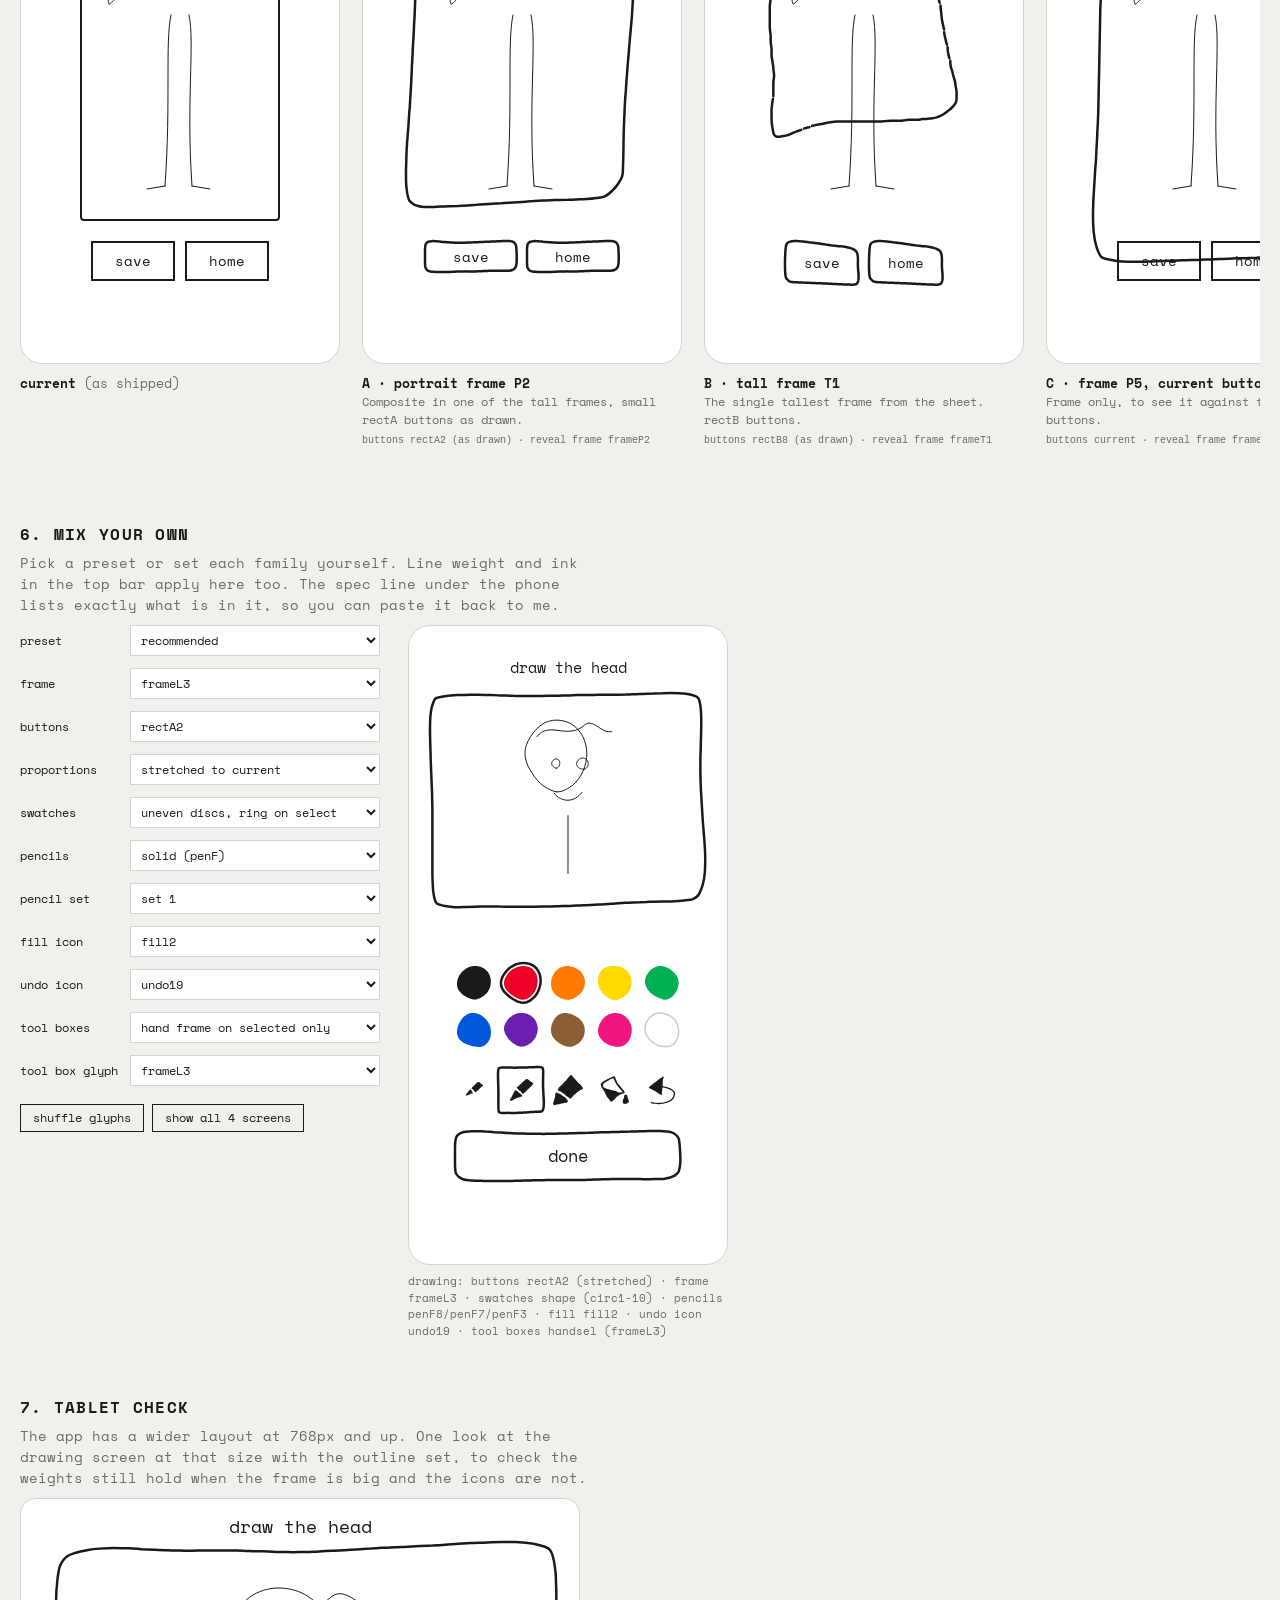
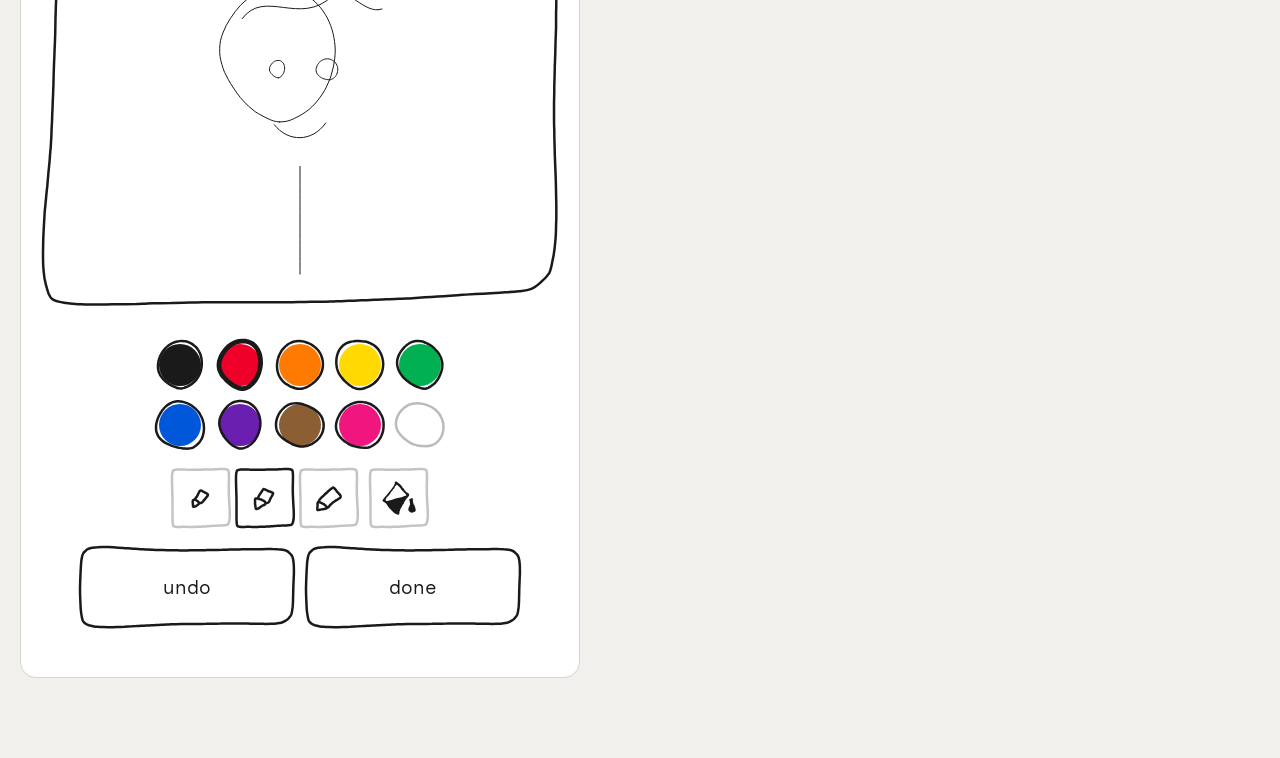
<file: mockups/index.html>
<!DOCTYPE html>
<html lang="en">
<head>
<meta charset="UTF-8">
<meta name="viewport" content="width=device-width, initial-scale=1.0">
<title>Exquisite Corpse Sketch Pass</title>
<link rel="preconnect" href="https://fonts.googleapis.com">
<link rel="preconnect" href="https://fonts.gstatic.com" crossorigin>
<link href="https://fonts.googleapis.com/css2?family=Space+Mono:wght@400;700&display=swap" rel="stylesheet">
<style>
:root{
  --bg:#f1f0ec; --fg:#1a1a1a; --mute:#6d6b66; --rule:#d6d4cd; --chip:#e6e4dd; --card:#ffffff;
  --ink:#1a1a1a; --lw:2.5px; --phone-w:320px; --phone-h:640px;
}
@media (prefers-color-scheme: dark){
  :root:not([data-theme="light"]){ --bg:#161616; --fg:#ececea; --mute:#9d9b95; --rule:#333; --chip:#262624; }
}
:root[data-theme="dark"]{ --bg:#161616; --fg:#ececea; --mute:#9d9b95; --rule:#333; --chip:#262624; }

*{box-sizing:border-box}
body{margin:0;background:var(--bg);color:var(--fg);font-family:'Space Mono',ui-monospace,SFMono-Regular,Menlo,monospace;font-size:14px;line-height:1.5}
.wrap{padding-inline:20px;padding-block:20px 80px;max-width:1500px;margin:0 auto}
h1{font-size:26px;font-weight:700;letter-spacing:-.01em;margin:0 0 6px;text-wrap:balance}
h2{font-size:16px;font-weight:700;margin:56px 0 6px;text-transform:uppercase;letter-spacing:.08em}
h3{font-size:13px;font-weight:700;margin:22px 0 8px;letter-spacing:.04em}
p{max-width:64ch;margin:0 0 10px;color:var(--mute)}
p b{color:var(--fg);font-weight:700}
a{color:inherit}
.bar{position:sticky;top:env(safe-area-inset-top,0px);z-index:5;background:var(--bg);border-bottom:1px solid var(--rule);margin:14px -20px 0;padding:10px 20px;display:flex;flex-wrap:wrap;gap:14px 26px;align-items:center;font-size:12px}
.bar label{display:flex;align-items:center;gap:8px;white-space:nowrap}
.bar input[type=range]{width:150px;accent-color:var(--fg)}
.bar .val{min-width:44px;font-variant-numeric:tabular-nums}
.bar button,.mixer button{font:inherit;font-size:12px;background:transparent;color:var(--fg);border:1.5px solid var(--fg);padding:4px 12px;cursor:pointer}
.bar button:hover,.mixer button:hover{background:var(--fg);color:var(--bg)}
button:focus-visible,select:focus-visible,input:focus-visible{outline:2px solid var(--fg);outline-offset:2px}

/* glyph sheet */
.family{display:flex;flex-wrap:wrap;gap:10px}
.gl{width:96px;background:var(--card);color:var(--ink);border:1px solid var(--rule);display:flex;flex-direction:column;align-items:center;padding:8px 4px 6px}
.gl .box{width:80px;height:80px;display:flex;align-items:center;justify-content:center}
.gl small{font-size:10px;color:var(--mute);margin-top:4px}
.g{display:block;overflow:visible;stroke-width:var(--lw)}
.g.stroke{fill:none;stroke:currentColor;stroke-linecap:round;stroke-linejoin:round}
.g.fill{fill:currentColor;stroke:none}
.g.solid{fill:currentColor;stroke:none}
.g.outl{stroke:currentColor;stroke-width:calc(var(--lw)*2 + 3px)}
.g.gapl{stroke:#fff;stroke-width:3px}
.tool .ic.hug{position:relative}
.tool .ic.hug svg{position:absolute;inset:0;width:100%;height:100%}

/* phones */
.row{display:flex;gap:22px;overflow-x:auto;padding:6px 2px 18px;scroll-snap-type:x proximity}
.var{flex:0 0 auto;width:var(--phone-w);scroll-snap-align:start}
.phone{width:var(--phone-w);height:var(--phone-h);background:#fff;color:#1a1a1a;border:1px solid var(--rule);border-radius:22px;overflow:hidden;position:relative;font-family:'Space Mono',ui-monospace,monospace}
.cap{margin-top:10px;font-size:12px}
.cap b{display:block;font-size:13px}
.cap span{color:var(--mute)}
.cap code{display:block;font-size:10px;color:var(--mute);margin-top:4px;word-break:break-word}
.cap.cur b::after{content:" (as shipped)";font-weight:400;color:var(--mute)}
.screen{position:absolute;inset:0;display:flex;flex-direction:column;align-items:center;padding:0 16px}
.center{justify-content:center;gap:24px}
.ttl{font-size:34px;line-height:1.1;text-align:center}
.sub{font-size:14px;color:#888;text-align:center}

/* buttons */
.btn{display:flex;align-items:center;justify-content:center;border:2px solid #1a1a1a;background:#fff;font-size:17px;white-space:nowrap;padding:0 14px}
.hbtn{position:relative;display:flex;align-items:center;justify-content:center;font-size:17px;white-space:nowrap}
.hbtn>svg{position:absolute;inset:0;width:100%;height:100%}
.hbtn>span{position:relative}
.hbtn.inv{color:#fff}
.hbtn.inv>span{color:#fff}

/* drawing screen */
.dhead{font-size:15px;padding:30px 0 24px;text-align:center;width:100%}
.canvas{position:relative;width:calc(100% - 28px);aspect-ratio:600/420;max-width:100%}
.canvas .cur{position:absolute;inset:0;border:2px solid #1a1a1a;border-radius:4px}
.canvas>svg.frame{position:absolute;width:auto;height:auto}
.canvas .art{position:absolute;inset:0;width:100%;height:100%}
.canvas .bound,.comp .bound{position:absolute;inset:0;background:#fff}
.guide{position:absolute;left:0;right:0;top:0;height:6%;background:repeating-linear-gradient(90deg,#1a1a1a 0 3px,transparent 3px 8px);opacity:.25}
.tools{flex:1;display:flex;flex-direction:column;align-items:center;justify-content:center;gap:22px;width:100%;padding:10px 0 12px}
.sw{display:flex;flex-wrap:wrap;gap:9px;justify-content:center;max-width:240px}
.swatch{width:38px;height:38px;border-radius:50%;position:relative;display:flex;align-items:center;justify-content:center}
.swatch svg{position:absolute;inset:0;width:100%;height:100%;overflow:visible}
.swatch .disc{position:absolute;inset:3px;border-radius:50%}
.pc .dot{position:relative;width:34px;height:34px}
.pc .dot .disc{position:absolute;inset:3px;border-radius:50%;background:#1a1a1a}
.pc .dot svg{position:absolute;inset:0;width:100%;height:100%}
.swatch svg.shape{inset:2px;width:calc(100% - 4px);height:calc(100% - 4px)}
.swatch svg.hug{inset:-1px;width:calc(100% + 2px);height:calc(100% + 2px)}
.swatch svg.ring{inset:-6px;width:calc(100% + 12px);height:calc(100% + 12px)}
.swatch.cur{border:3px solid transparent}
.swatch.cur.sel{border-color:#1a1a1a}
.swatch.cur.sel.blk{border-color:#ccc}
.swatch.cur.wht{border:2px solid #ccc}
.sizes{display:flex;align-items:center;gap:10px}
.sizes.five{gap:9px}
.sizes.five .tool{width:38px;height:38px}
.sizes.five .tool.handsel>svg.box{inset:-4px;width:calc(100% + 8px);height:calc(100% + 8px)}
.acts.single{justify-content:center}
.acts.single>*{flex:0 0 auto}
.tool{width:44px;height:44px;position:relative;display:flex;align-items:center;justify-content:center;border-radius:4px}
.tool.cur{border:1.5px solid #ddd}
.tool.cur.sel{border:2.5px solid #1a1a1a}
.tool.hand>svg.box{position:absolute;inset:-2px;width:calc(100% + 4px);height:calc(100% + 4px)}
.tool.hand:not(.sel)>svg.box{opacity:.25}
.tool.handsel>svg.box{position:absolute;inset:-2px;width:calc(100% + 4px);height:calc(100% + 4px)}
.tool.handsel:not(.sel)>svg.box{display:none}
.tool.ring>svg.box{position:absolute;inset:-3px;width:calc(100% + 6px);height:calc(100% + 6px)}
.tool.ring:not(.sel)>svg.box{display:none}
.tool .ic{position:relative;width:30px;height:30px}
.tool .ic.cur{width:27px;height:27px}
.tool.gap{margin-left:6px}
.acts{display:flex;gap:12px;width:100%;justify-content:center}
.acts>*{flex:1}

/* reveal */
.rv{padding-top:28px;gap:12px}
.comp{position:relative;width:200px;aspect-ratio:600/1210;margin-top:22px}
.comp .cur{position:absolute;inset:0;border:2px solid #1a1a1a;border-radius:4px}
.comp>svg.frame{position:absolute;width:auto;height:auto}
.comp .art{position:absolute;inset:0;width:100%;height:100%}
.racts{display:flex;gap:10px;justify-content:center;margin-top:8px}

/* progress circles */
.prog{display:flex;gap:18px;align-items:flex-end}
.prog .pc{display:flex;flex-direction:column;align-items:center;gap:6px;font-size:11px;color:#888}
.prog .pc svg{width:34px;height:34px}

/* mixer */
.mixer{display:grid;grid-template-columns:minmax(260px,360px) auto;gap:28px;align-items:start}
.mixer .ctrls{display:flex;flex-direction:column;gap:12px;font-size:12px}
.mixer .ctrls label{display:grid;grid-template-columns:100px 1fr;gap:10px;align-items:center}
.mixer select{font:inherit;font-size:12px;width:100%;padding:5px 6px;background:var(--card);color:var(--ink);border:1px solid var(--rule)}
.mixer .btns{display:flex;gap:8px;flex-wrap:wrap;margin-top:6px}
.mixer .out{display:flex;gap:22px;flex-wrap:wrap}
.mixer .spec{font-size:11px;color:var(--mute);margin-top:8px;word-break:break-word;max-width:var(--phone-w)}
@media (max-width:760px){.mixer{grid-template-columns:1fr}}
.tablet{width:560px;height:780px;background:#fff;color:#1a1a1a;border:1px solid var(--rule);border-radius:16px;overflow:hidden;position:relative;font-family:'Space Mono',ui-monospace,monospace;max-width:100%}
@media (prefers-reduced-motion:no-preference){.hbtn,.btn{transition:transform .08s}}
.tablet .dhead{font-size:20px;padding:14px 0 16px}
.tablet .sw{max-width:310px;gap:12px}
.tablet .swatch{width:48px;height:48px}
.tablet .tool{width:54px;height:54px}
.tablet .tool .ic{width:36px;height:36px}
.tablet .tools{gap:22px}
.tablet .acts>*{font-size:19px}
.note{font-size:12px;color:var(--mute);border-left:2px solid var(--rule);padding-left:12px;margin:12px 0 0;max-width:70ch}
</style>
</head>
<body>


<div class="wrap">
<h1>exquisite corpse, hand-drawn pass</h1>
<p>Your marker sketch, traced into vectors and dropped into the four screens of the app. Every outline shape (buttons, frames, swatch circles, outline pencils) is a stroked path, so one line-weight number controls all of them at once. The solid pencils and fill icons are traced as filled shapes and keep the weight you drew.</p>
<p>Scroll each row sideways. The first phone in each row is the app as it ships today. Below the rows there is a mixer to combine any pieces you like.</p>

<div class="bar">
  <label>line weight <input id="lw" type="range" min="1.5" max="4" step="0.1" value="2.5"><span class="val" id="lwv">2.5px</span></label>
  <label>ink <input id="ink" type="color" value="#1a1a1a"></label>
  <button id="reset">reset</button>
</div>

<h2>Recommended combo</h2>
<p>My pick after looking at how the app behaves today. <b>Buttons</b>: family A, stretched a little. It is the wider family, so it needs the least distortion to fit the current button sizes, the tools area stays as short as it is now, and "done" turning into "sure?" still fits. <b>Frames</b>: frameL3 on the canvas, frameP3 on the reveal. The frame traces are pulled halfway toward a true rectangle, so they stay hand-drawn but the drawing area never crosses the line; each frame sits outside the box by however far its line still bows inward. <b>Swatches</b>: each color is filled into its own uneven circle from the sheet, no outline. The selected one gets an outline of the same shape hugging its edge, with a hairline gap so it reads on black too. That keeps the current "ring means selected" behavior and it works on black and white. The white swatch keeps a faint grey edge so it stays visible. <b>Pencils</b>: the solid ones, since the fill icon only exists solid; the tool row stays one weight. <b>Undo</b>: a hand-drawn arrow at the right end of the tool row, so the row is five wide and lines up under the five swatch columns; done sits alone below. Buttons are pulled 40% toward a true rectangle so they read a little calmer than the raw trace. <b>Tool boxes</b>: only the selected tool gets a box, drawn with a frame glyph. Colors get circles, tools get squares. <b>Pass screen</b>: the vertical squiggle stays, it is the brand mark; only the button changes. Line weight 2.5px. Swatch circles are pulled 20% toward a true circle, with any bulge past 8% of the mean radius soft-clamped, and each fills the same square, so they read as one set without losing the hand.</p>
<div class="row" id="row-rec"></div>

<h3>Undo icon options</h3>
<p>Three picks from the arrow sheet, each dropped into the same tool row. Names match the glyph sheet below.</p>
<div class="row" id="row-undo"></div>

<h2>1. The traced glyphs</h2>
<p>Names here match the names under each mockup, so you can point at exactly which sketch you like. All outlines are shown at the same weight.</p>
<div id="sheet"></div>
<p class="note">One drawing was left out of the curated mockups: penO4, the large outline pencil at the far right of the sheet, traced with a fuzzy edge. It is still on the sheet above if you want it.</p>

<h2>2. Landing</h2>
<p>The play button is the whole job here. Variants test the two button families at the proportions you drew versus stretched to the current button proportions, and a version where the title sits inside a frame.</p>
<div class="row" id="row-landing"></div>

<h2>3. Pass the device</h2>
<p>Same button question, plus one idea: the ten circles double as a turn indicator (head, body, legs), which gives this screen a reason to exist beyond the button.</p>
<div class="row" id="row-transition"></div>

<h2>4. Drawing</h2>
<p>The main screen. Five things change at once here, so the variants isolate them: frame only, then outlines everywhere, then solid tools, then a version that drops tool boxes and marks selection with a hand ring.</p>
<div class="row" id="row-drawing"></div>

<h2>5. Reveal</h2>
<p>The composite is portrait, which is what the five tall frames on the right of your sheet fit. Three frame options, two button treatments.</p>
<div class="row" id="row-reveal"></div>

<h2>6. Mix your own</h2>
<p>Pick a preset or set each family yourself. Line weight and ink in the top bar apply here too. The spec line under the phone lists exactly what is in it, so you can paste it back to me.</p>
<div class="mixer">
  <div class="ctrls">
    <label>preset <select id="m-preset"></select></label>
    <label>frame <select id="m-frame"></select></label>
    <label>buttons <select id="m-btn"></select></label>
    <label>proportions <select id="m-btnfit"><option value="drawn">as drawn (chunkier)</option><option value="stretch">stretched to current</option></select></label>
    <label>swatches <select id="m-sw"><option value="current">current (flat discs)</option><option value="shape">uneven discs, ring on select</option><option value="outline">outlined, thick on select</option><option value="ring">flat, hand ring on select</option><option value="outline-ring">outlined, ring on select</option></select></label>
    <label>pencils <select id="m-pen"><option value="current">current</option><option value="solid">solid (penF)</option><option value="outline">outline (penO)</option></select></label>
    <label>pencil set <select id="m-penset"></select></label>
    <label>fill icon <select id="m-fill"></select></label>
    <label>undo icon <select id="m-undo"></select></label>
    <label>tool boxes <select id="m-tool"><option value="current">current thin boxes</option><option value="hand">hand frames</option><option value="handsel">hand frame on selected only</option><option value="ring">no box, ring on select</option></select></label>
    <label>tool box glyph <select id="m-toolg"></select></label>
    <div class="btns"><button id="m-shuffle">shuffle glyphs</button><button id="m-apply-all">show all 4 screens</button></div>
  </div>
  <div class="out" id="m-out"></div>
</div>

<h2>7. Tablet check</h2>
<p>The app has a wider layout at 768px and up. One look at the drawing screen at that size with the outline set, to check the weights still hold when the frame is big and the icons are not.</p>
<div id="tablet"></div>
</div>

<svg width="0" height="0" style="position:absolute" aria-hidden="true"><defs id="defs"></defs></svg>

<script>
const GLYPHS = {"rectA1": {"kind": "stroke", "w": 227, "h": 88, "d": "M210.9 86.5 C209.5 86.7 207.9 86.8 206.4 86.9 C205.0 87.0 203.8 87.0 202.4 87.0 C201.0 87.0 199.6 87.0 198.1 86.9 C196.5 86.9 194.7 86.9 193.1 86.9 C191.4 86.8 189.8 86.8 188.1 86.7 C186.4 86.6 184.8 86.6 183.1 86.5 C181.5 86.4 179.8 86.4 178.1 86.3 C176.5 86.2 174.8 86.1 173.2 86.1 C171.5 86.0 169.8 85.9 168.2 85.9 C166.5 85.8 164.9 85.7 163.2 85.7 C161.5 85.6 159.9 85.6 158.2 85.5 C156.5 85.5 154.9 85.5 153.2 85.4 C151.5 85.4 149.9 85.4 148.2 85.4 C146.6 85.3 144.9 85.3 143.2 85.3 C141.6 85.3 139.9 85.3 138.2 85.3 C136.6 85.3 134.9 85.3 133.2 85.3 C131.6 85.3 129.9 85.3 128.2 85.3 C126.6 85.3 124.9 85.3 123.2 85.3 C121.6 85.3 119.9 85.3 118.2 85.3 C116.6 85.3 114.9 85.3 113.2 85.3 C111.6 85.3 109.9 85.3 108.2 85.3 C106.6 85.3 104.9 85.3 103.2 85.3 C101.6 85.3 99.9 85.3 98.2 85.3 C96.6 85.3 94.9 85.3 93.2 85.3 C91.6 85.3 89.9 85.3 88.2 85.2 C86.6 85.2 84.9 85.2 83.2 85.1 C81.6 85.1 79.9 85.1 78.2 85.0 C76.6 85.0 74.9 85.0 73.3 84.9 C71.6 84.9 69.9 84.9 68.3 84.8 C66.6 84.8 64.9 84.7 63.3 84.7 C61.6 84.6 59.9 84.6 58.3 84.6 C56.6 84.5 55.0 84.5 53.3 84.5 C51.6 84.4 50.0 84.4 48.3 84.4 C46.6 84.3 45.0 84.3 43.3 84.3 C41.6 84.2 40.0 84.2 38.3 84.2 C36.7 84.1 35.0 84.1 33.3 84.1 C31.7 84.1 30.1 84.1 28.3 84.1 C26.6 84.1 24.5 84.1 22.7 84.0 C20.9 84.0 19.1 83.9 17.4 83.8 C15.7 83.7 14.1 83.6 12.6 83.2 C11.1 82.8 9.7 82.1 8.4 81.4 C7.1 80.6 5.9 79.8 4.9 78.7 C3.9 77.7 2.8 76.6 2.2 75.3 C1.5 74.0 1.3 72.6 1.0 71.1 C0.6 69.5 0.4 67.9 0.3 66.2 C0.1 64.5 0.0 62.5 0.0 60.8 C-0.0 59.1 0.0 57.5 0.1 55.9 C0.1 54.2 0.2 52.6 0.3 50.9 C0.4 49.2 0.5 47.6 0.6 45.9 C0.7 44.3 0.8 42.6 0.9 41.0 C1.0 39.3 1.1 37.7 1.2 36.0 C1.3 34.3 1.4 32.7 1.5 31.0 C1.6 29.4 1.6 27.8 1.8 26.1 C1.9 24.3 2.0 22.4 2.1 20.7 C2.3 18.9 2.5 17.3 2.8 15.7 C3.0 14.1 3.2 12.6 3.8 11.3 C4.4 9.9 5.3 8.7 6.3 7.6 C7.2 6.5 8.3 5.5 9.5 4.6 C10.7 3.8 12.1 3.0 13.5 2.5 C15.0 2.1 16.6 1.9 18.2 1.8 C19.9 1.6 21.7 1.5 23.5 1.5 C25.3 1.4 27.3 1.5 29.1 1.5 C30.9 1.5 32.4 1.6 34.1 1.7 C35.7 1.8 37.4 1.9 39.0 2.0 C40.7 2.1 42.4 2.2 44.0 2.3 C45.7 2.4 47.3 2.5 49.0 2.5 C50.6 2.6 52.3 2.6 54.0 2.7 C55.6 2.7 57.3 2.7 58.9 2.8 C60.6 2.8 62.3 2.9 63.9 2.9 C65.6 2.9 67.2 3.0 68.9 3.0 C70.6 3.1 72.2 3.1 73.9 3.1 C75.6 3.1 77.2 3.1 78.9 3.2 C80.5 3.2 82.2 3.2 83.9 3.3 C85.5 3.3 87.2 3.4 88.9 3.4 C90.5 3.4 92.2 3.4 93.9 3.4 C95.5 3.4 97.2 3.3 98.9 3.3 C100.5 3.2 102.2 3.2 103.8 3.2 C105.5 3.1 107.2 3.1 108.8 3.1 C110.5 3.0 112.2 3.0 113.8 3.0 C115.5 2.9 117.1 2.9 118.8 2.8 C120.5 2.7 122.1 2.7 123.8 2.6 C125.4 2.5 127.1 2.4 128.8 2.3 C130.4 2.2 132.1 2.2 133.7 2.0 C135.4 1.9 137.0 1.8 138.7 1.7 C140.3 1.6 142.0 1.4 143.6 1.2 C145.3 1.1 146.9 0.9 148.6 0.8 C150.2 0.7 151.9 0.6 153.5 0.5 C155.2 0.4 156.8 0.4 158.5 0.3 C160.1 0.2 161.8 0.2 163.4 0.1 C165.1 0.1 166.7 0.0 168.4 0.0 C170.0 -0.0 171.7 -0.0 173.4 0.0 C175.0 0.0 176.7 0.1 178.3 0.1 C180.0 0.1 181.7 0.1 183.3 0.2 C185.0 0.2 186.6 0.2 188.3 0.3 C190.0 0.3 191.6 0.3 193.3 0.4 C194.9 0.5 196.5 0.5 198.3 0.6 C200.0 0.7 202.1 0.8 203.9 0.9 C205.8 1.0 207.6 1.1 209.3 1.3 C211.0 1.5 212.6 1.7 214.1 2.0 C215.6 2.3 217.1 2.5 218.4 3.1 C219.6 3.7 220.8 4.6 221.9 5.6 C222.9 6.6 223.9 7.7 224.6 8.9 C225.2 10.1 225.4 11.5 225.8 13.0 C226.1 14.4 226.3 16.0 226.5 17.7 C226.6 19.3 226.7 21.1 226.8 22.9 C226.8 24.6 226.8 26.7 226.8 28.4 C226.8 30.2 226.8 31.7 226.7 33.4 C226.7 35.1 226.7 36.7 226.6 38.4 C226.6 40.1 226.6 41.7 226.5 43.4 C226.5 45.1 226.4 46.7 226.4 48.4 C226.4 50.0 226.3 51.7 226.3 53.4 C226.2 55.0 226.2 56.6 226.1 58.4 C226.0 60.1 226.0 62.2 225.9 64.0 C225.7 65.8 225.6 67.5 225.5 69.2 C225.3 70.9 225.2 72.5 224.8 74.0 C224.3 75.5 223.6 77.0 222.9 78.3 C222.2 79.5 221.3 80.7 220.5 81.8 C219.7 82.8 219.0 83.8 218.0 84.5 C217.1 85.1 216.0 85.4 214.8 85.7 C213.6 86.1 212.3 86.3 210.9 86.5 Z", "mw": 10.0, "dev": [0.0122, 0.0387]}, "rectA2": {"kind": "stroke", "w": 240, "h": 82, "d": "M65.3 81.7 C63.9 81.7 62.5 81.8 61.1 81.8 C59.7 81.8 58.4 81.9 57.0 81.9 C55.6 81.9 54.2 81.9 52.7 81.9 C51.1 82.0 49.3 82.0 47.7 82.0 C46.0 82.0 44.3 82.0 42.7 82.0 C41.0 82.0 39.3 82.0 37.7 82.0 C36.0 81.9 34.3 81.9 32.7 81.9 C31.0 81.8 29.4 81.8 27.7 81.7 C26.0 81.7 24.4 81.6 22.7 81.5 C21.0 81.4 19.1 81.3 17.4 81.1 C15.8 80.9 14.1 80.7 12.7 80.3 C11.2 80.0 9.8 79.8 8.5 79.1 C7.3 78.5 6.2 77.5 5.2 76.5 C4.2 75.5 3.3 74.3 2.6 73.0 C1.9 71.8 1.3 70.3 0.9 68.8 C0.5 67.3 0.5 65.7 0.3 64.0 C0.2 62.4 0.1 60.6 0.1 58.8 C0.0 56.9 0.0 54.9 0.0 53.1 C-0.0 51.4 0.0 49.8 0.0 48.1 C-0.0 46.5 0.0 44.8 0.0 43.1 C0.0 41.5 0.0 39.8 0.0 38.1 C0.0 36.5 -0.0 34.8 0.0 33.1 C0.0 31.5 -0.0 29.9 0.0 28.1 C0.0 26.4 0.0 24.4 0.1 22.6 C0.1 20.8 0.2 19.0 0.3 17.4 C0.5 15.7 0.6 14.1 0.9 12.6 C1.2 11.2 1.3 9.8 1.9 8.5 C2.5 7.2 3.4 6.1 4.4 5.0 C5.3 4.0 6.4 3.0 7.6 2.4 C8.9 1.8 10.2 1.5 11.7 1.2 C13.2 0.9 14.7 0.6 16.4 0.5 C18.0 0.3 19.8 0.3 21.6 0.3 C23.4 0.3 25.4 0.3 27.2 0.4 C28.9 0.5 30.5 0.6 32.1 0.8 C33.7 0.9 35.4 1.1 37.0 1.3 C38.6 1.5 40.3 1.7 41.9 1.9 C43.6 2.0 45.2 2.2 46.8 2.4 C48.5 2.5 50.1 2.7 51.8 2.8 C53.4 3.0 55.0 3.1 56.7 3.2 C58.3 3.4 60.0 3.5 61.6 3.6 C63.3 3.7 65.0 3.8 66.6 3.9 C68.3 4.0 69.9 4.1 71.6 4.1 C73.2 4.2 74.9 4.4 76.6 4.4 C78.2 4.5 79.9 4.6 81.5 4.7 C83.2 4.7 84.8 4.7 86.5 4.7 C88.2 4.7 89.8 4.7 91.5 4.7 C93.1 4.7 94.8 4.8 96.5 4.7 C98.1 4.7 99.8 4.7 101.4 4.7 C103.1 4.6 104.8 4.5 106.4 4.4 C108.1 4.4 109.7 4.3 111.4 4.2 C113.1 4.1 114.7 4.1 116.4 4.0 C118.0 3.9 119.7 3.9 121.4 3.8 C123.0 3.7 124.7 3.6 126.3 3.6 C128.0 3.5 129.7 3.4 131.3 3.3 C133.0 3.2 134.6 3.2 136.3 3.1 C138.0 3.0 139.6 2.9 141.3 2.9 C142.9 2.8 144.6 2.7 146.3 2.7 C147.9 2.6 149.6 2.5 151.2 2.4 C152.9 2.4 154.6 2.3 156.2 2.2 C157.9 2.1 159.5 2.1 161.2 2.0 C162.9 1.9 164.5 1.9 166.2 1.8 C167.8 1.7 169.5 1.7 171.2 1.6 C172.8 1.5 174.5 1.5 176.1 1.4 C177.8 1.3 179.5 1.2 181.1 1.2 C182.8 1.1 184.4 1.0 186.1 1.0 C187.8 0.9 189.4 0.8 191.1 0.8 C192.8 0.7 194.4 0.6 196.1 0.5 C197.7 0.4 199.4 0.4 201.1 0.3 C202.7 0.2 204.4 0.1 206.0 0.1 C207.7 0.1 209.4 0.0 211.0 0.0 C212.7 -0.0 214.3 -0.0 216.0 0.0 C217.7 0.1 219.6 0.1 221.2 0.3 C222.9 0.5 224.5 0.7 226.0 1.0 C227.5 1.4 228.8 1.6 230.0 2.3 C231.3 2.9 232.4 3.9 233.3 4.9 C234.3 5.8 235.1 7.0 235.8 8.2 C236.5 9.5 237.1 10.9 237.5 12.4 C237.9 13.8 238.0 15.4 238.1 17.1 C238.3 18.7 238.4 20.5 238.5 22.3 C238.6 24.0 238.7 26.0 238.8 27.8 C238.8 29.5 238.9 31.1 239.0 32.8 C239.0 34.4 239.1 36.1 239.2 37.7 C239.2 39.4 239.2 41.1 239.3 42.7 C239.3 44.4 239.3 46.1 239.3 47.7 C239.3 49.4 239.3 51.0 239.2 52.7 C239.1 54.3 239.0 55.9 238.9 57.6 C238.7 59.3 238.5 61.2 238.2 62.8 C238.0 64.4 237.8 66.0 237.2 67.4 C236.6 68.8 235.7 70.2 234.7 71.3 C233.8 72.5 232.7 73.6 231.5 74.5 C230.3 75.4 229.0 76.2 227.6 76.8 C226.1 77.4 224.6 78.0 222.9 78.3 C221.3 78.6 219.6 78.7 217.8 78.8 C216.0 78.9 214.0 78.9 212.2 78.9 C210.4 79.0 208.9 79.0 207.2 79.0 C205.5 79.0 203.9 79.0 202.2 79.0 C200.5 79.0 198.9 78.9 197.2 78.9 C195.5 78.9 193.9 78.9 192.2 78.9 C190.6 78.8 188.9 78.8 187.2 78.8 C185.6 78.8 183.9 78.8 182.2 78.8 C180.6 78.8 178.9 78.8 177.3 78.8 C175.6 78.8 173.9 78.8 172.3 78.8 C170.6 78.9 168.9 78.9 167.3 78.9 C165.6 79.0 164.0 79.1 162.3 79.1 C160.6 79.2 159.0 79.3 157.3 79.3 C155.7 79.4 154.0 79.5 152.4 79.5 C150.7 79.6 149.0 79.7 147.4 79.7 C145.7 79.8 144.1 79.9 142.4 80.0 C140.8 80.1 139.1 80.2 137.4 80.3 C135.8 80.4 134.1 80.4 132.5 80.4 C130.8 80.5 129.1 80.5 127.5 80.5 C125.8 80.5 124.2 80.5 122.5 80.5 C120.8 80.5 119.2 80.5 117.5 80.5 C115.8 80.5 114.2 80.4 112.5 80.4 C110.9 80.4 109.2 80.4 107.5 80.4 C105.9 80.3 104.2 80.3 102.5 80.4 C100.9 80.4 99.2 80.4 97.6 80.4 C95.9 80.4 94.2 80.5 92.6 80.6 C90.9 80.6 89.2 80.7 87.6 80.7 C85.9 80.8 84.2 80.9 82.6 80.9 C81.0 81.0 79.3 81.1 77.8 81.2 C76.3 81.2 75.0 81.3 73.6 81.3 C72.2 81.4 70.8 81.5 69.4 81.5 C68.1 81.6 66.7 81.7 65.3 81.7 Z", "mw": 10.0, "dev": [0.0048, 0.0579]}, "rectA3": {"kind": "stroke", "w": 224, "h": 96, "d": "M207.3 95.5 C206.0 95.6 204.5 95.6 203.3 95.6 C202.0 95.6 201.1 95.5 199.8 95.5 C198.5 95.4 197.1 95.4 195.6 95.3 C194.0 95.2 192.3 95.1 190.6 95.0 C189.0 94.8 187.3 94.7 185.7 94.6 C184.0 94.4 182.4 94.3 180.7 94.2 C179.1 94.0 177.4 93.9 175.8 93.8 C174.1 93.7 172.5 93.7 170.8 93.6 C169.2 93.5 167.5 93.5 165.8 93.5 C164.2 93.4 162.5 93.4 160.8 93.4 C159.2 93.4 157.5 93.4 155.8 93.4 C154.2 93.4 152.5 93.4 150.8 93.4 C149.2 93.4 147.5 93.4 145.9 93.3 C144.2 93.3 142.5 93.3 140.9 93.2 C139.2 93.2 137.5 93.2 135.9 93.1 C134.2 93.1 132.6 93.0 130.9 92.9 C129.2 92.9 127.6 92.8 125.9 92.7 C124.2 92.7 122.6 92.6 120.9 92.5 C119.3 92.5 117.6 92.4 115.9 92.4 C114.3 92.4 112.6 92.3 110.9 92.3 C109.3 92.3 107.6 92.2 106.0 92.2 C104.3 92.2 102.6 92.1 101.0 92.1 C99.3 92.1 97.6 92.1 96.0 92.0 C94.3 92.0 92.6 92.0 91.0 91.9 C89.3 91.9 87.6 91.9 86.0 91.8 C84.3 91.8 82.7 91.7 81.0 91.7 C79.3 91.7 77.7 91.7 76.0 91.6 C74.3 91.6 72.7 91.6 71.0 91.6 C69.3 91.6 67.7 91.6 66.0 91.6 C64.3 91.6 62.7 91.6 61.0 91.7 C59.4 91.7 57.7 91.8 56.1 91.9 C54.4 92.0 52.8 92.1 51.1 92.2 C49.5 92.3 47.8 92.4 46.2 92.5 C44.5 92.6 42.9 92.7 41.2 92.8 C39.6 92.9 37.9 93.0 36.3 93.1 C34.6 93.2 33.0 93.3 31.3 93.3 C29.7 93.4 28.1 93.4 26.3 93.3 C24.6 93.3 22.6 93.3 20.8 93.2 C19.1 93.1 17.4 93.0 15.8 92.8 C14.2 92.6 12.6 92.5 11.2 92.0 C9.8 91.5 8.4 90.8 7.3 89.9 C6.1 89.1 5.0 88.1 4.1 87.0 C3.2 85.9 2.3 84.7 1.8 83.4 C1.2 82.0 1.0 80.5 0.7 79.0 C0.5 77.4 0.3 75.7 0.2 74.0 C0.0 72.2 0.0 70.3 0.0 68.5 C-0.0 66.8 0.0 65.2 0.0 63.6 C0.1 61.9 0.1 60.2 0.2 58.6 C0.3 56.9 0.4 55.3 0.5 53.6 C0.7 52.0 0.8 50.3 1.0 48.7 C1.1 47.0 1.3 45.4 1.5 43.8 C1.6 42.1 1.8 40.5 2.0 38.9 C2.2 37.2 2.4 35.6 2.6 34.0 C2.9 32.4 3.1 30.8 3.3 29.1 C3.5 27.4 3.7 25.4 4.0 23.6 C4.3 21.9 4.4 20.2 4.9 18.6 C5.4 17.0 6.2 15.5 7.0 14.1 C7.9 12.7 8.8 11.4 9.9 10.2 C10.9 9.1 12.1 8.0 13.4 7.1 C14.7 6.3 16.2 5.4 17.7 4.9 C19.3 4.4 21.0 4.3 22.7 4.1 C24.4 3.9 26.5 3.8 28.2 3.7 C29.9 3.6 31.5 3.6 33.1 3.6 C34.8 3.6 36.5 3.6 38.1 3.7 C39.8 3.7 41.5 3.7 43.1 3.8 C44.8 3.8 46.4 3.8 48.1 3.9 C49.8 3.9 51.4 3.9 53.1 4.0 C54.8 4.0 56.4 4.1 58.1 4.1 C59.8 4.1 61.4 4.1 63.1 4.1 C64.7 4.1 66.4 4.1 68.1 4.1 C69.7 4.1 71.4 4.1 73.0 4.1 C74.7 4.1 76.4 4.1 78.0 4.0 C79.7 4.0 81.3 3.9 83.0 3.9 C84.7 3.8 86.3 3.7 88.0 3.7 C89.6 3.6 91.3 3.6 93.0 3.5 C94.6 3.5 96.3 3.5 98.0 3.4 C99.6 3.4 101.3 3.3 103.0 3.3 C104.6 3.2 106.3 3.2 107.9 3.2 C109.6 3.1 111.3 3.1 112.9 3.1 C114.6 3.0 116.3 3.0 117.9 3.0 C119.6 2.9 121.3 2.9 122.9 2.9 C124.6 2.8 126.2 2.8 127.9 2.8 C129.6 2.7 131.2 2.7 132.9 2.7 C134.6 2.7 136.2 2.7 137.9 2.7 C139.6 2.6 141.2 2.6 142.9 2.6 C144.6 2.5 146.2 2.5 147.9 2.5 C149.5 2.4 151.2 2.4 152.9 2.3 C154.5 2.3 156.2 2.2 157.8 2.1 C159.5 2.0 161.1 1.9 162.8 1.8 C164.5 1.7 166.1 1.6 167.8 1.5 C169.4 1.4 171.1 1.4 172.7 1.3 C174.4 1.2 176.0 1.1 177.7 1.0 C179.4 0.9 181.0 0.7 182.7 0.6 C184.3 0.6 186.0 0.5 187.6 0.4 C189.3 0.3 191.0 0.2 192.6 0.2 C194.3 0.1 195.9 0.1 197.6 0.0 C199.3 -0.0 201.3 -0.0 203.1 0.0 C204.8 0.0 206.5 0.1 208.1 0.2 C209.7 0.4 211.3 0.6 212.7 0.9 C214.1 1.2 215.5 1.6 216.7 2.1 C217.8 2.5 218.9 2.9 219.9 3.7 C220.8 4.5 221.7 5.7 222.2 6.9 C222.8 8.1 223.0 9.4 223.3 10.8 C223.5 12.2 223.7 13.8 223.8 15.4 C223.9 16.9 223.9 18.6 223.9 20.3 C223.8 22.1 223.8 23.9 223.7 25.7 C223.6 27.5 223.5 29.6 223.4 31.4 C223.3 33.2 223.1 34.7 223.0 36.3 C222.9 38.0 222.7 39.6 222.6 41.3 C222.5 42.9 222.3 44.6 222.2 46.3 C222.1 47.9 222.0 49.6 222.0 51.2 C221.9 52.9 221.8 54.5 221.7 56.2 C221.7 57.9 221.7 59.5 221.7 61.2 C221.6 62.8 221.6 64.4 221.6 66.2 C221.6 67.9 221.7 70.0 221.6 71.8 C221.6 73.6 221.6 75.4 221.6 77.1 C221.5 78.8 221.4 80.4 221.3 82.0 C221.1 83.5 221.0 85.0 220.5 86.3 C220.1 87.6 219.1 88.9 218.4 89.9 C217.7 91.0 216.9 92.1 216.2 92.8 C215.4 93.5 214.8 93.7 213.9 94.1 C213.0 94.5 212.0 94.8 210.9 95.0 C209.8 95.2 208.6 95.4 207.3 95.5 Z", "mw": 10.0, "dev": [0.0218, 0.0431]}, "rectA4": {"kind": "stroke", "w": 215, "h": 89, "d": "M40.7 87.9 C39.4 87.9 38.2 88.0 36.9 88.0 C35.6 88.1 34.4 88.1 33.0 88.1 C31.7 88.1 30.4 88.1 28.7 88.1 C27.1 88.1 24.9 88.1 23.0 88.0 C21.2 88.0 19.4 87.9 17.7 87.7 C16.1 87.6 14.4 87.3 13.0 87.0 C11.5 86.7 10.1 86.3 8.8 85.9 C7.6 85.4 6.4 85.0 5.5 84.2 C4.5 83.4 3.5 82.2 2.9 81.1 C2.3 79.9 2.2 78.6 1.9 77.2 C1.6 75.7 1.4 74.2 1.2 72.6 C1.0 71.0 0.8 69.4 0.7 67.7 C0.6 65.9 0.5 64.2 0.5 62.3 C0.4 60.5 0.3 58.4 0.2 56.6 C0.2 54.9 0.1 53.3 0.1 51.7 C0.0 50.0 0.0 48.4 0.0 46.7 C-0.0 45.0 0.0 43.4 0.1 41.7 C0.1 40.1 0.2 38.4 0.2 36.7 C0.3 35.1 0.4 33.4 0.4 31.8 C0.5 30.1 0.6 28.5 0.6 26.8 C0.7 25.0 0.8 23.1 0.9 21.3 C1.0 19.6 1.1 17.9 1.2 16.3 C1.4 14.7 1.6 13.1 1.9 11.7 C2.1 10.2 2.3 8.9 2.9 7.7 C3.5 6.4 4.4 5.3 5.4 4.4 C6.4 3.4 7.5 2.5 8.7 1.9 C10.0 1.3 11.3 1.1 12.8 0.8 C14.3 0.5 15.9 0.3 17.6 0.2 C19.2 0.0 21.0 0.0 22.8 0.0 C24.6 -0.0 26.7 0.0 28.5 0.1 C30.2 0.2 31.8 0.3 33.4 0.4 C35.1 0.5 36.7 0.6 38.4 0.7 C40.0 0.8 41.7 0.9 43.4 1.0 C45.0 1.2 46.7 1.3 48.3 1.4 C50.0 1.5 51.6 1.7 53.3 1.8 C54.9 1.9 56.6 2.1 58.2 2.2 C59.9 2.3 61.5 2.4 63.2 2.5 C64.8 2.6 66.5 2.7 68.1 2.8 C69.8 2.9 71.4 3.0 73.1 3.0 C74.7 3.1 76.4 3.2 78.1 3.2 C79.7 3.3 81.4 3.4 83.0 3.4 C84.7 3.5 86.4 3.5 88.0 3.5 C89.7 3.6 91.3 3.6 93.0 3.6 C94.7 3.6 96.3 3.7 98.0 3.7 C99.6 3.7 101.3 3.8 103.0 3.8 C104.6 3.8 106.3 3.8 107.9 3.8 C109.6 3.7 111.3 3.7 112.9 3.6 C114.6 3.6 116.3 3.6 117.9 3.6 C119.6 3.5 121.2 3.5 122.9 3.5 C124.6 3.5 126.2 3.4 127.9 3.4 C129.5 3.4 131.2 3.3 132.9 3.3 C134.5 3.3 136.2 3.2 137.8 3.2 C139.5 3.1 141.2 3.1 142.8 3.1 C144.5 3.0 146.2 3.0 147.8 2.9 C149.5 2.9 151.1 2.8 152.8 2.8 C154.5 2.7 156.1 2.7 157.8 2.7 C159.5 2.7 161.1 2.6 162.8 2.6 C164.5 2.6 166.1 2.6 167.8 2.6 C169.4 2.6 171.1 2.6 172.8 2.6 C174.4 2.5 176.1 2.5 177.8 2.5 C179.4 2.4 181.1 2.4 182.8 2.4 C184.4 2.3 186.0 2.3 187.8 2.3 C189.5 2.3 191.5 2.2 193.3 2.3 C195.1 2.3 196.9 2.3 198.5 2.5 C200.2 2.6 201.8 2.7 203.2 3.0 C204.7 3.3 206.1 3.5 207.3 4.1 C208.6 4.7 209.7 5.7 210.6 6.7 C211.6 7.7 212.6 8.8 213.1 10.1 C213.7 11.3 213.9 12.7 214.2 14.2 C214.5 15.7 214.6 17.4 214.7 19.0 C214.9 20.7 214.9 22.5 214.9 24.3 C214.9 26.1 214.9 28.2 214.9 29.9 C214.8 31.7 214.7 33.3 214.7 34.9 C214.6 36.6 214.5 38.2 214.5 39.9 C214.4 41.6 214.4 43.2 214.3 44.9 C214.3 46.6 214.2 48.2 214.2 49.9 C214.2 51.5 214.1 53.2 214.1 54.9 C214.0 56.5 214.0 58.1 214.0 59.9 C213.9 61.6 213.8 63.6 213.7 65.3 C213.5 67.0 213.4 68.7 213.1 70.3 C212.8 71.8 212.7 73.3 212.1 74.7 C211.5 76.0 210.5 77.2 209.6 78.3 C208.6 79.4 207.5 80.4 206.2 81.2 C205.0 82.0 203.6 82.8 202.1 83.2 C200.7 83.7 199.0 83.8 197.4 84.0 C195.7 84.2 193.9 84.3 192.1 84.4 C190.3 84.5 188.3 84.5 186.5 84.5 C184.7 84.5 183.2 84.4 181.5 84.4 C179.8 84.4 178.2 84.3 176.5 84.3 C174.8 84.3 173.2 84.2 171.5 84.2 C169.8 84.2 168.2 84.1 166.5 84.1 C164.9 84.1 163.2 84.0 161.5 84.0 C159.9 84.0 158.2 84.0 156.5 84.0 C154.9 84.0 153.2 84.0 151.5 84.0 C149.9 84.0 148.2 84.0 146.5 84.0 C144.9 84.0 143.2 84.0 141.5 84.1 C139.9 84.1 138.2 84.1 136.5 84.2 C134.9 84.2 133.2 84.2 131.6 84.3 C129.9 84.3 128.2 84.3 126.6 84.4 C124.9 84.4 123.2 84.4 121.6 84.5 C119.9 84.5 118.2 84.5 116.6 84.6 C114.9 84.6 113.2 84.6 111.6 84.6 C109.9 84.6 108.3 84.6 106.6 84.6 C104.9 84.6 103.3 84.7 101.6 84.7 C99.9 84.8 98.3 84.8 96.6 84.8 C94.9 84.9 93.3 85.0 91.6 85.0 C90.0 85.1 88.3 85.1 86.6 85.2 C85.0 85.3 83.3 85.4 81.7 85.5 C80.0 85.6 78.3 85.7 76.7 85.7 C75.0 85.8 73.4 85.9 71.7 86.0 C70.0 86.1 68.4 86.2 66.7 86.3 C65.1 86.4 63.4 86.4 61.8 86.5 C60.1 86.6 58.4 86.8 56.8 86.9 C55.2 87.0 53.6 87.1 52.2 87.2 C50.9 87.2 49.7 87.3 48.4 87.4 C47.1 87.5 45.8 87.6 44.6 87.7 C43.3 87.7 42.0 87.8 40.7 87.9 Z", "mw": 10.0, "dev": [0.0084, 0.047]}, "rectA5": {"kind": "stroke", "w": 226, "h": 90, "d": "M81.7 89.1 C80.5 89.1 79.3 89.1 78.2 89.2 C77.0 89.2 75.9 89.2 74.6 89.2 C73.3 89.2 71.9 89.2 70.3 89.2 C68.8 89.3 67.0 89.3 65.4 89.3 C63.7 89.3 62.0 89.3 60.4 89.3 C58.7 89.3 57.0 89.3 55.4 89.3 C53.7 89.3 52.0 89.3 50.4 89.3 C48.7 89.3 47.0 89.3 45.4 89.3 C43.7 89.3 42.0 89.3 40.4 89.2 C38.7 89.2 37.0 89.2 35.4 89.1 C33.7 89.1 32.0 89.1 30.4 89.0 C28.7 89.0 27.1 89.0 25.4 88.9 C23.7 88.8 21.7 88.7 20.0 88.6 C18.2 88.5 16.5 88.3 15.0 88.1 C13.4 87.8 11.9 87.7 10.5 87.2 C9.1 86.7 7.8 85.9 6.7 85.0 C5.5 84.2 4.5 83.2 3.6 82.0 C2.7 80.9 1.9 79.6 1.4 78.3 C0.9 76.9 0.7 75.4 0.5 73.8 C0.3 72.2 0.2 70.5 0.1 68.8 C-0.0 67.0 -0.0 65.0 0.0 63.3 C0.0 61.6 0.1 60.0 0.1 58.3 C0.2 56.7 0.3 55.0 0.4 53.3 C0.5 51.7 0.6 50.0 0.7 48.4 C0.9 46.7 1.0 45.1 1.1 43.4 C1.2 41.8 1.3 40.1 1.4 38.5 C1.5 36.8 1.7 35.2 1.8 33.5 C2.0 31.9 2.1 30.3 2.2 28.6 C2.4 26.8 2.6 24.8 2.8 23.0 C2.9 21.2 3.1 19.5 3.3 17.8 C3.6 16.1 3.7 14.5 4.2 13.0 C4.7 11.5 5.6 10.1 6.4 8.9 C7.3 7.6 8.3 6.4 9.4 5.4 C10.5 4.3 11.7 3.3 13.0 2.7 C14.3 2.0 15.8 1.7 17.4 1.4 C18.9 1.0 20.6 0.8 22.4 0.6 C24.1 0.4 26.2 0.3 27.9 0.2 C29.7 0.1 31.2 0.0 32.9 0.0 C34.5 -0.0 36.2 -0.0 37.9 0.0 C39.5 0.0 41.2 0.0 42.9 0.1 C44.5 0.1 46.2 0.1 47.8 0.2 C49.5 0.2 51.2 0.3 52.8 0.3 C54.5 0.4 56.1 0.5 57.8 0.6 C59.5 0.7 61.1 0.8 62.8 0.9 C64.4 1.0 66.1 1.1 67.7 1.2 C69.4 1.3 71.0 1.3 72.7 1.4 C74.4 1.5 76.0 1.6 77.7 1.6 C79.3 1.7 81.0 1.8 82.6 1.9 C84.3 2.0 86.0 2.0 87.6 2.1 C89.3 2.2 90.9 2.2 92.6 2.3 C94.3 2.4 95.9 2.4 97.6 2.5 C99.3 2.6 100.9 2.6 102.6 2.7 C104.2 2.8 105.9 2.8 107.6 2.9 C109.2 2.9 110.9 2.9 112.5 2.9 C114.2 2.9 115.9 2.9 117.5 2.9 C119.2 2.9 120.9 2.8 122.5 2.8 C124.2 2.7 125.9 2.7 127.5 2.7 C129.2 2.6 130.8 2.6 132.5 2.6 C134.2 2.5 135.8 2.5 137.5 2.5 C139.2 2.4 140.8 2.4 142.5 2.3 C144.2 2.3 145.8 2.2 147.5 2.2 C149.1 2.1 150.8 2.1 152.5 2.1 C154.1 2.0 155.8 2.0 157.5 2.0 C159.1 1.9 160.8 1.8 162.4 1.7 C164.1 1.7 165.7 1.6 167.4 1.5 C169.1 1.4 170.7 1.3 172.4 1.2 C174.0 1.1 175.7 1.0 177.3 0.9 C179.0 0.8 180.6 0.7 182.3 0.6 C184.0 0.5 185.6 0.4 187.3 0.4 C188.9 0.3 190.6 0.2 192.2 0.2 C193.9 0.1 195.5 0.1 197.2 0.1 C199.0 0.1 201.0 0.1 202.8 0.2 C204.6 0.3 206.3 0.5 207.9 0.7 C209.6 0.9 211.1 1.1 212.5 1.6 C213.9 2.1 215.2 2.9 216.4 3.7 C217.5 4.5 218.6 5.5 219.5 6.6 C220.4 7.7 221.2 9.0 221.8 10.3 C222.3 11.7 222.5 13.2 222.7 14.7 C222.9 16.3 223.1 18.0 223.2 19.7 C223.3 21.4 223.4 23.3 223.5 25.0 C223.6 26.8 223.6 28.4 223.7 30.0 C223.7 31.7 223.8 33.3 223.9 35.0 C223.9 36.7 224.0 38.3 224.1 40.0 C224.2 41.6 224.3 43.3 224.4 44.9 C224.5 46.6 224.6 48.2 224.7 49.9 C224.8 51.5 224.9 53.2 225.0 54.8 C225.0 56.5 225.1 58.2 225.0 59.8 C225.0 61.4 224.9 62.9 224.8 64.6 C224.6 66.2 224.3 68.1 224.0 69.7 C223.7 71.2 223.4 72.7 222.7 74.0 C222.0 75.4 220.9 76.6 219.9 77.6 C218.8 78.7 217.6 79.7 216.3 80.5 C214.9 81.3 213.5 82.0 211.9 82.5 C210.4 83.1 208.8 83.7 207.1 84.0 C205.4 84.3 203.6 84.2 201.8 84.3 C199.9 84.4 197.9 84.5 196.1 84.6 C194.3 84.7 192.8 84.7 191.1 84.8 C189.5 84.9 187.8 85.0 186.1 85.0 C184.5 85.1 182.8 85.2 181.2 85.2 C179.5 85.3 177.8 85.4 176.2 85.4 C174.5 85.5 172.8 85.5 171.2 85.6 C169.5 85.6 167.9 85.7 166.2 85.8 C164.5 85.8 162.9 85.9 161.2 85.9 C159.6 86.0 157.9 86.0 156.2 86.1 C154.6 86.2 152.9 86.3 151.3 86.4 C149.6 86.5 147.9 86.6 146.3 86.7 C144.6 86.8 143.0 86.9 141.3 87.0 C139.7 87.1 138.0 87.2 136.3 87.3 C134.7 87.4 133.0 87.5 131.4 87.6 C129.7 87.7 128.1 87.8 126.4 87.9 C124.8 88.0 123.1 88.1 121.4 88.1 C119.8 88.2 118.1 88.3 116.5 88.3 C114.8 88.4 113.1 88.4 111.5 88.5 C109.8 88.5 108.1 88.5 106.5 88.6 C104.8 88.6 103.1 88.6 101.5 88.6 C99.8 88.7 98.0 88.7 96.5 88.7 C95.0 88.8 93.6 88.8 92.3 88.8 C91.0 88.8 89.9 88.8 88.7 88.9 C87.6 88.9 86.4 88.9 85.2 89.0 C84.0 89.0 82.9 89.0 81.7 89.1 Z", "mw": 10.2, "dev": [0.0149, 0.0452]}, "rectA6": {"kind": "stroke", "w": 239, "h": 96, "d": "M46.0 95.8 C44.7 95.8 43.5 95.8 42.3 95.9 C41.1 95.9 40.0 95.8 38.6 95.8 C37.3 95.8 35.9 95.8 34.4 95.7 C32.8 95.7 31.2 95.6 29.4 95.5 C27.6 95.4 25.5 95.3 23.7 95.1 C21.9 94.9 20.2 94.6 18.6 94.3 C16.9 94.0 15.4 93.6 14.0 93.1 C12.6 92.7 11.3 92.3 10.1 91.5 C8.9 90.7 7.9 89.6 6.9 88.5 C6.0 87.4 5.1 86.1 4.5 84.7 C3.9 83.4 3.8 81.9 3.5 80.4 C3.2 78.8 3.0 77.2 2.8 75.5 C2.6 73.8 2.4 72.1 2.3 70.3 C2.1 68.5 2.0 66.4 1.8 64.7 C1.7 62.9 1.6 61.4 1.5 59.7 C1.3 58.1 1.2 56.4 1.1 54.8 C1.0 53.1 0.8 51.5 0.7 49.8 C0.6 48.2 0.5 46.5 0.4 44.9 C0.3 43.2 0.2 41.6 0.2 39.9 C0.1 38.3 0.0 36.6 0.0 35.0 C-0.0 33.3 -0.0 31.8 0.0 30.0 C0.0 28.2 0.1 26.1 0.2 24.2 C0.2 22.4 0.4 20.6 0.6 18.9 C0.7 17.2 1.0 15.5 1.3 14.0 C1.6 12.4 1.8 11.0 2.4 9.7 C3.1 8.4 4.0 7.2 5.0 6.1 C6.0 5.1 7.1 4.0 8.4 3.4 C9.6 2.7 11.0 2.5 12.4 2.2 C13.9 1.9 15.5 1.7 17.2 1.5 C18.8 1.3 20.6 1.2 22.4 1.1 C24.2 1.0 26.3 0.9 28.0 0.9 C29.8 0.8 31.3 0.8 33.0 0.7 C34.7 0.7 36.3 0.6 38.0 0.6 C39.7 0.6 41.3 0.5 43.0 0.5 C44.7 0.5 46.3 0.4 48.0 0.4 C49.6 0.4 51.3 0.4 53.0 0.4 C54.6 0.4 56.3 0.4 58.0 0.5 C59.6 0.5 61.3 0.5 63.0 0.6 C64.6 0.6 66.3 0.7 67.9 0.7 C69.6 0.8 71.3 0.9 72.9 0.9 C74.6 1.0 76.2 1.1 77.9 1.1 C79.6 1.2 81.2 1.2 82.9 1.3 C84.6 1.3 86.2 1.4 87.9 1.4 C89.6 1.4 91.2 1.5 92.9 1.5 C94.5 1.5 96.2 1.5 97.9 1.5 C99.5 1.5 101.2 1.5 102.9 1.5 C104.5 1.5 106.2 1.5 107.9 1.5 C109.5 1.5 111.2 1.5 112.9 1.5 C114.5 1.5 116.2 1.5 117.9 1.5 C119.5 1.5 121.2 1.5 122.9 1.5 C124.5 1.5 126.2 1.4 127.9 1.4 C129.5 1.4 131.2 1.3 132.9 1.3 C134.5 1.3 136.2 1.2 137.8 1.2 C139.5 1.2 141.2 1.1 142.8 1.1 C144.5 1.1 146.2 1.0 147.8 1.0 C149.5 1.0 151.2 1.0 152.8 1.0 C154.5 1.0 156.1 1.0 157.8 1.1 C159.5 1.1 161.1 1.1 162.8 1.2 C164.5 1.2 166.1 1.2 167.8 1.3 C169.5 1.3 171.1 1.3 172.8 1.3 C174.4 1.3 176.1 1.2 177.7 1.2 C179.4 1.2 181.1 1.1 182.7 1.1 C184.4 1.0 186.0 0.9 187.7 0.8 C189.3 0.7 191.0 0.6 192.6 0.5 C194.3 0.4 196.0 0.3 197.6 0.2 C199.3 0.2 200.9 0.1 202.6 0.0 C204.2 -0.0 205.9 -0.0 207.6 0.0 C209.2 0.0 210.8 0.0 212.5 0.2 C214.2 0.3 216.1 0.4 217.8 0.7 C219.5 0.9 221.1 1.1 222.5 1.7 C224.0 2.2 225.3 3.1 226.5 4.0 C227.7 4.9 228.8 6.0 229.7 7.2 C230.7 8.4 231.5 9.7 232.2 11.1 C232.9 12.5 233.5 14.0 234.0 15.6 C234.4 17.2 234.5 18.9 234.7 20.7 C234.9 22.4 235.1 24.4 235.3 26.1 C235.5 27.8 235.7 29.4 235.9 31.0 C236.0 32.6 236.2 34.3 236.4 35.9 C236.6 37.5 236.9 39.1 237.1 40.8 C237.2 42.4 237.4 44.0 237.6 45.7 C237.8 47.3 237.9 49.0 238.1 50.6 C238.2 52.3 238.3 53.9 238.4 55.6 C238.5 57.2 238.6 58.9 238.7 60.5 C238.7 62.2 238.7 63.7 238.7 65.5 C238.7 67.2 238.6 69.2 238.4 71.0 C238.3 72.7 238.1 74.4 237.7 75.9 C237.4 77.5 237.1 78.9 236.5 80.2 C235.8 81.5 234.8 82.7 233.8 83.8 C232.8 84.8 231.6 85.8 230.4 86.5 C229.1 87.3 227.7 88.1 226.2 88.5 C224.7 88.9 223.1 88.9 221.4 89.0 C219.8 89.2 218.0 89.2 216.2 89.3 C214.4 89.4 212.4 89.4 210.6 89.4 C208.9 89.4 207.3 89.5 205.7 89.5 C204.0 89.5 202.3 89.6 200.7 89.6 C199.0 89.7 197.4 89.7 195.7 89.8 C194.0 89.9 192.4 90.0 190.7 90.1 C189.1 90.2 187.4 90.3 185.8 90.4 C184.1 90.5 182.5 90.6 180.8 90.7 C179.2 90.8 177.5 90.9 175.8 90.9 C174.2 91.0 172.5 91.1 170.9 91.1 C169.2 91.2 167.5 91.2 165.9 91.2 C164.2 91.2 162.5 91.2 160.9 91.2 C159.2 91.2 157.5 91.2 155.9 91.2 C154.2 91.2 152.5 91.2 150.9 91.2 C149.2 91.2 147.5 91.2 145.9 91.2 C144.2 91.1 142.5 91.2 140.9 91.2 C139.2 91.2 137.6 91.2 135.9 91.2 C134.2 91.2 132.6 91.2 130.9 91.2 C129.2 91.3 127.6 91.3 125.9 91.4 C124.3 91.4 122.6 91.5 120.9 91.6 C119.3 91.7 117.6 91.8 116.0 91.8 C114.3 91.9 112.6 92.0 111.0 92.1 C109.3 92.2 107.7 92.3 106.0 92.4 C104.4 92.5 102.7 92.5 101.0 92.6 C99.4 92.7 97.7 92.8 96.1 92.8 C94.4 92.9 92.7 93.0 91.1 93.1 C89.4 93.2 87.8 93.3 86.1 93.4 C84.5 93.5 82.8 93.6 81.1 93.7 C79.5 93.8 77.8 93.9 76.2 94.0 C74.5 94.1 72.9 94.2 71.2 94.3 C69.6 94.4 67.9 94.5 66.3 94.6 C64.6 94.7 62.8 94.8 61.3 94.9 C59.7 95.0 58.3 95.1 56.9 95.2 C55.6 95.3 54.5 95.3 53.3 95.4 C52.1 95.5 50.8 95.6 49.6 95.6 C48.4 95.7 47.2 95.7 46.0 95.8 Z", "mw": 11.7, "dev": [0.0168, 0.0628]}, "rectA7": {"kind": "stroke", "w": 251, "h": 107, "d": "M38.0 106.6 C36.8 106.6 35.6 106.7 34.3 106.7 C33.1 106.7 32.1 106.6 30.6 106.5 C29.2 106.4 27.3 106.3 25.6 106.0 C23.9 105.8 22.1 105.5 20.5 105.1 C18.9 104.7 17.4 104.3 16.0 103.7 C14.6 103.2 13.3 102.5 12.2 101.9 C11.0 101.2 10.0 100.4 9.0 99.6 C8.1 98.8 7.1 98.1 6.5 97.0 C5.9 95.9 5.7 94.5 5.4 93.1 C5.1 91.7 4.8 90.3 4.5 88.8 C4.2 87.3 3.9 85.7 3.6 84.1 C3.4 82.5 3.1 80.8 2.9 79.1 C2.6 77.4 2.4 75.6 2.2 73.7 C2.0 71.9 1.9 69.8 1.7 68.0 C1.6 66.3 1.5 64.7 1.3 63.1 C1.2 61.5 1.1 59.8 0.9 58.2 C0.8 56.5 0.7 54.8 0.6 53.2 C0.5 51.5 0.5 49.9 0.4 48.2 C0.3 46.6 0.3 44.9 0.2 43.2 C0.1 41.6 0.1 39.9 0.0 38.3 C-0.0 36.6 -0.0 35.0 0.0 33.3 C0.0 31.5 0.1 29.5 0.2 27.7 C0.4 25.9 0.6 24.2 0.9 22.6 C1.1 21.0 1.5 19.5 2.0 18.2 C2.4 16.8 2.8 15.5 3.6 14.4 C4.4 13.3 5.6 12.3 6.8 11.5 C8.1 10.6 9.4 9.8 10.9 9.3 C12.3 8.9 13.9 8.8 15.5 8.6 C17.2 8.5 18.9 8.4 20.7 8.3 C22.5 8.2 24.3 8.2 26.2 8.2 C28.1 8.1 30.3 8.1 32.1 8.1 C33.9 8.1 35.4 8.1 37.1 8.1 C38.8 8.1 40.4 8.1 42.1 8.1 C43.8 8.1 45.4 8.1 47.1 8.1 C48.8 8.1 50.4 8.1 52.1 8.1 C53.8 8.1 55.4 8.1 57.1 8.1 C58.8 8.1 60.4 8.1 62.1 8.1 C63.8 8.1 65.4 8.1 67.1 8.0 C68.8 8.0 70.4 8.0 72.1 7.9 C73.7 7.9 75.4 7.9 77.1 7.8 C78.7 7.7 80.4 7.7 82.1 7.6 C83.7 7.6 85.4 7.5 87.0 7.4 C88.7 7.4 90.4 7.3 92.0 7.2 C93.7 7.2 95.3 7.2 97.0 7.1 C98.7 7.1 100.3 7.0 102.0 7.0 C103.7 6.9 105.3 6.8 107.0 6.8 C108.6 6.7 110.3 6.7 112.0 6.7 C113.6 6.6 115.3 6.6 117.0 6.6 C118.6 6.5 120.3 6.5 121.9 6.5 C123.6 6.4 125.3 6.3 126.9 6.3 C128.6 6.2 130.3 6.1 131.9 6.1 C133.6 6.0 135.2 5.9 136.9 5.8 C138.5 5.7 140.2 5.6 141.8 5.5 C143.5 5.3 145.1 5.2 146.8 5.1 C148.4 4.9 150.0 4.8 151.7 4.6 C153.3 4.5 155.0 4.3 156.6 4.2 C158.3 4.0 159.9 3.9 161.6 3.7 C163.2 3.6 164.9 3.5 166.5 3.4 C168.2 3.3 169.8 3.2 171.5 3.1 C173.2 2.9 174.8 2.8 176.5 2.7 C178.1 2.6 179.8 2.4 181.4 2.3 C183.1 2.2 184.7 2.1 186.4 1.9 C188.0 1.8 189.7 1.7 191.3 1.6 C193.0 1.4 194.6 1.3 196.3 1.2 C197.9 1.1 199.6 1.0 201.2 0.9 C202.9 0.8 204.6 0.6 206.2 0.6 C207.9 0.5 209.5 0.4 211.2 0.3 C212.8 0.2 214.5 0.1 216.2 0.1 C217.8 0.0 219.4 -0.0 221.1 0.0 C222.9 0.0 225.0 0.0 226.8 0.1 C228.6 0.2 230.4 0.3 232.0 0.5 C233.7 0.7 235.2 1.0 236.7 1.3 C238.1 1.7 239.5 2.2 240.7 2.7 C241.9 3.2 243.0 3.8 244.0 4.5 C244.9 5.2 245.9 5.8 246.5 6.8 C247.1 7.8 247.2 9.2 247.5 10.6 C247.8 11.9 248.0 13.4 248.2 14.9 C248.4 16.5 248.5 18.1 248.6 19.7 C248.7 21.4 248.8 23.1 248.9 24.8 C249.0 26.6 249.1 28.4 249.2 30.3 C249.2 32.2 249.3 34.3 249.4 36.1 C249.4 37.9 249.5 39.4 249.6 41.1 C249.7 42.8 249.8 44.4 249.8 46.1 C249.9 47.7 250.0 49.4 250.0 51.1 C250.1 52.7 250.1 54.4 250.1 56.0 C250.1 57.7 250.1 59.4 250.0 61.0 C249.9 62.6 249.8 64.3 249.6 65.8 C249.4 67.3 249.2 68.8 248.8 70.2 C248.4 71.6 248.0 72.9 247.4 74.1 C246.9 75.3 246.3 76.4 245.6 77.4 C244.9 78.3 244.1 79.1 243.3 79.8 C242.5 80.5 241.9 81.0 240.7 81.6 C239.4 82.3 237.5 83.1 235.8 83.7 C234.1 84.4 232.3 84.9 230.5 85.5 C228.7 86.0 226.8 86.5 224.9 87.0 C222.9 87.4 220.9 87.9 218.9 88.3 C216.8 88.8 214.7 89.2 212.6 89.7 C210.4 90.1 207.8 90.6 205.9 90.9 C204.0 91.1 202.6 91.0 200.9 91.1 C199.3 91.1 197.6 91.2 195.9 91.2 C194.3 91.3 192.6 91.3 191.0 91.3 C189.3 91.3 187.6 91.3 186.0 91.3 C184.3 91.3 182.6 91.3 181.0 91.3 C179.3 91.3 177.6 91.3 176.0 91.3 C174.3 91.3 172.6 91.3 171.0 91.4 C169.3 91.4 167.6 91.5 166.0 91.5 C164.3 91.6 162.7 91.6 161.0 91.7 C159.3 91.8 157.7 91.8 156.0 91.9 C154.4 92.0 152.7 92.1 151.1 92.3 C149.4 92.4 147.8 92.6 146.1 92.7 C144.5 92.9 142.8 93.0 141.2 93.2 C139.6 93.4 137.9 93.5 136.3 93.7 C134.6 93.9 133.0 94.1 131.4 94.3 C129.8 94.5 128.1 94.7 126.5 94.9 C124.9 95.1 123.3 95.3 121.6 95.6 C120.0 95.8 118.4 96.0 116.8 96.2 C115.2 96.5 113.5 96.7 111.9 97.0 C110.3 97.2 108.7 97.4 107.1 97.7 C105.5 97.9 103.8 98.2 102.2 98.4 C100.6 98.6 99.0 98.9 97.4 99.1 C95.8 99.3 94.1 99.6 92.5 99.8 C90.9 100.0 89.3 100.2 87.6 100.4 C86.0 100.7 84.4 100.9 82.8 101.1 C81.1 101.3 79.5 101.5 77.9 101.7 C76.3 101.9 74.6 102.1 73.0 102.3 C71.4 102.6 69.7 102.8 68.1 103.0 C66.5 103.2 64.9 103.4 63.2 103.6 C61.6 103.9 60.0 104.1 58.4 104.3 C56.7 104.5 55.0 104.7 53.5 104.9 C51.9 105.1 50.5 105.3 49.1 105.5 C47.8 105.6 46.7 105.8 45.4 105.9 C44.2 106.1 43.0 106.2 41.8 106.3 C40.5 106.4 39.3 106.5 38.0 106.6 Z", "mw": 11.7, "dev": [0.101, 0.1461]}, "rectA8": {"kind": "stroke", "w": 240, "h": 92, "d": "M183.3 91.4 C182.1 91.4 180.9 91.5 179.7 91.5 C178.5 91.5 177.4 91.5 176.1 91.5 C174.8 91.5 173.4 91.4 171.8 91.4 C170.3 91.3 168.5 91.3 166.9 91.2 C165.2 91.2 163.5 91.1 161.9 91.0 C160.2 90.9 158.6 90.8 156.9 90.7 C155.3 90.6 153.6 90.5 151.9 90.4 C150.3 90.3 148.6 90.2 147.0 90.2 C145.3 90.1 143.6 90.0 142.0 90.0 C140.3 89.9 138.7 89.9 137.0 89.9 C135.3 89.8 133.7 89.8 132.0 89.7 C130.3 89.7 128.7 89.6 127.0 89.6 C125.4 89.6 123.7 89.5 122.0 89.5 C120.4 89.5 118.7 89.4 117.0 89.4 C115.4 89.3 113.7 89.3 112.1 89.2 C110.4 89.1 108.7 89.0 107.1 89.0 C105.4 88.9 103.8 88.8 102.1 88.7 C100.4 88.7 98.8 88.6 97.1 88.5 C95.5 88.5 93.8 88.4 92.1 88.3 C90.5 88.2 88.8 88.2 87.2 88.1 C85.5 88.1 83.8 88.0 82.2 88.0 C80.5 88.0 78.8 88.0 77.2 87.9 C75.5 87.9 73.9 87.9 72.2 87.9 C70.5 87.8 68.9 87.8 67.2 87.8 C65.5 87.7 63.9 87.7 62.2 87.7 C60.6 87.7 58.9 87.7 57.2 87.6 C55.6 87.6 53.9 87.6 52.2 87.5 C50.6 87.5 48.9 87.5 47.3 87.4 C45.6 87.4 43.9 87.4 42.3 87.4 C40.6 87.4 38.9 87.4 37.3 87.4 C35.6 87.4 33.9 87.4 32.3 87.4 C30.6 87.4 29.0 87.4 27.3 87.4 C25.5 87.3 23.5 87.3 21.7 87.2 C20.0 87.1 18.2 87.0 16.6 86.8 C15.0 86.7 13.4 86.6 11.9 86.1 C10.5 85.7 9.1 84.9 7.9 84.0 C6.7 83.2 5.5 82.2 4.6 81.1 C3.6 80.0 2.6 78.7 2.0 77.3 C1.4 76.0 1.2 74.5 0.9 72.9 C0.6 71.3 0.3 69.6 0.2 67.8 C0.1 66.1 0.0 64.0 0.0 62.3 C-0.0 60.5 0.0 59.0 0.1 57.4 C0.2 55.7 0.3 54.1 0.4 52.4 C0.5 50.8 0.6 49.1 0.8 47.5 C0.9 45.8 1.0 44.2 1.2 42.5 C1.3 40.9 1.4 39.2 1.5 37.6 C1.6 35.9 1.7 34.3 1.7 32.6 C1.8 30.9 1.9 29.4 2.0 27.6 C2.1 25.9 2.2 23.9 2.4 22.1 C2.5 20.4 2.7 18.7 3.0 17.1 C3.3 15.5 3.4 14.0 4.0 12.6 C4.6 11.2 5.6 9.9 6.6 8.8 C7.6 7.7 8.7 6.7 9.9 5.8 C11.2 4.9 12.6 4.1 14.0 3.6 C15.5 3.1 17.1 3.0 18.8 2.8 C20.5 2.6 22.3 2.4 24.1 2.3 C25.9 2.2 28.0 2.2 29.8 2.1 C31.5 2.1 33.1 2.1 34.8 2.1 C36.4 2.0 38.1 2.1 39.8 2.0 C41.4 2.0 43.1 2.0 44.8 2.0 C46.4 2.0 48.1 2.0 49.8 2.0 C51.4 2.0 53.1 2.0 54.8 2.0 C56.4 2.0 58.1 2.0 59.8 2.0 C61.4 2.0 63.1 2.0 64.8 2.0 C66.4 2.0 68.1 2.0 69.8 2.0 C71.4 2.0 73.1 2.0 74.8 2.0 C76.4 2.0 78.1 2.0 79.8 2.0 C81.4 2.0 83.1 2.0 84.8 2.0 C86.4 2.0 88.1 2.0 89.8 2.0 C91.4 2.0 93.1 2.0 94.8 2.0 C96.4 2.0 98.1 2.1 99.8 2.0 C101.4 2.0 103.1 2.0 104.8 2.0 C106.4 2.0 108.1 1.9 109.7 1.9 C111.4 1.9 113.1 1.8 114.7 1.8 C116.4 1.8 118.1 1.7 119.7 1.7 C121.4 1.7 123.1 1.6 124.7 1.6 C126.4 1.6 128.0 1.5 129.7 1.5 C131.4 1.5 133.0 1.5 134.7 1.5 C136.4 1.4 138.0 1.5 139.7 1.4 C141.4 1.4 143.0 1.4 144.7 1.4 C146.4 1.4 148.0 1.4 149.7 1.4 C151.4 1.4 153.0 1.4 154.7 1.4 C156.4 1.4 158.0 1.5 159.7 1.4 C161.4 1.4 163.0 1.4 164.7 1.4 C166.4 1.4 168.0 1.4 169.7 1.3 C171.4 1.3 173.0 1.3 174.7 1.2 C176.3 1.2 178.0 1.2 179.7 1.1 C181.3 1.1 183.0 1.0 184.7 1.0 C186.3 0.9 188.0 0.8 189.6 0.8 C191.3 0.7 193.0 0.7 194.6 0.6 C196.3 0.6 198.0 0.5 199.6 0.5 C201.3 0.4 202.9 0.3 204.6 0.3 C206.3 0.2 207.8 0.1 209.6 0.1 C211.4 0.0 213.4 -0.0 215.3 0.0 C217.1 0.0 218.9 0.0 220.6 0.1 C222.4 0.2 224.0 0.3 225.6 0.6 C227.1 0.8 228.6 1.0 230.0 1.4 C231.3 1.8 232.6 2.1 233.7 2.8 C234.8 3.5 235.9 4.6 236.6 5.7 C237.4 6.8 237.7 8.1 238.0 9.4 C238.4 10.7 238.7 12.2 238.9 13.7 C239.2 15.3 239.3 16.9 239.4 18.6 C239.5 20.3 239.5 22.1 239.5 23.9 C239.4 25.8 239.4 27.8 239.3 29.6 C239.2 31.4 239.1 32.9 238.9 34.5 C238.8 36.2 238.7 37.8 238.5 39.5 C238.4 41.1 238.2 42.8 238.1 44.4 C237.9 46.1 237.8 47.7 237.7 49.4 C237.6 51.0 237.4 52.7 237.3 54.3 C237.2 56.0 237.2 57.6 237.1 59.3 C237.0 60.9 236.9 62.5 236.8 64.2 C236.7 66.0 236.6 67.9 236.4 69.7 C236.2 71.4 236.2 73.1 235.7 74.7 C235.3 76.2 234.6 77.7 233.8 79.1 C233.0 80.4 232.1 81.6 231.1 82.7 C230.1 83.8 228.9 84.8 227.6 85.7 C226.3 86.5 224.9 87.3 223.3 87.8 C221.8 88.3 220.2 88.5 218.4 88.7 C216.7 89.0 214.8 89.2 213.1 89.4 C211.3 89.6 209.8 89.7 208.1 89.8 C206.5 90.0 204.8 90.1 203.2 90.2 C201.5 90.3 199.7 90.4 198.2 90.5 C196.7 90.6 195.3 90.7 194.0 90.8 C192.7 90.9 191.6 91.0 190.4 91.1 C189.2 91.1 188.0 91.2 186.8 91.3 C185.6 91.3 184.5 91.3 183.3 91.4 Z", "mw": 12.0, "dev": [0.0155, 0.0441]}, "rectB1": {"kind": "stroke", "w": 178, "h": 90, "d": "M154.5 88.7 C153.1 88.9 151.9 88.9 150.5 89.0 C149.2 89.1 147.9 89.1 146.5 89.1 C145.1 89.0 143.7 89.0 142.2 89.0 C140.7 88.9 138.9 88.9 137.2 88.8 C135.6 88.7 133.9 88.6 132.2 88.5 C130.6 88.4 128.9 88.3 127.3 88.2 C125.6 88.1 124.0 88.0 122.3 88.0 C120.6 87.9 119.0 87.8 117.3 87.8 C115.7 87.7 114.0 87.7 112.3 87.6 C110.7 87.6 109.0 87.5 107.4 87.5 C105.7 87.5 104.0 87.4 102.4 87.4 C100.7 87.4 99.0 87.4 97.4 87.4 C95.7 87.4 94.0 87.4 92.4 87.4 C90.7 87.4 89.1 87.3 87.4 87.3 C85.7 87.3 84.1 87.2 82.4 87.2 C80.7 87.2 79.1 87.1 77.4 87.1 C75.7 87.1 74.1 87.1 72.4 87.1 C70.8 87.0 69.1 87.0 67.4 87.0 C65.8 86.9 64.1 86.9 62.4 86.9 C60.8 86.9 59.1 86.9 57.4 86.9 C55.8 86.9 54.1 86.9 52.4 86.9 C50.8 86.8 49.1 86.8 47.4 86.8 C45.8 86.7 44.1 86.7 42.5 86.7 C40.8 86.6 39.1 86.6 37.5 86.5 C35.8 86.5 34.1 86.4 32.5 86.3 C30.8 86.3 29.3 86.2 27.5 86.1 C25.7 86.0 23.7 85.9 21.9 85.8 C20.1 85.7 18.3 85.5 16.7 85.3 C15.0 85.1 13.4 85.0 12.0 84.5 C10.5 83.9 9.2 83.1 8.0 82.2 C6.8 81.3 5.7 80.3 4.7 79.1 C3.8 78.0 2.9 76.7 2.3 75.3 C1.7 73.9 1.6 72.4 1.3 70.7 C1.1 69.1 0.9 67.4 0.8 65.6 C0.7 63.8 0.7 61.7 0.7 59.9 C0.7 58.2 0.7 56.6 0.6 55.0 C0.6 53.3 0.6 51.6 0.6 50.0 C0.6 48.3 0.5 46.7 0.5 45.0 C0.4 43.4 0.4 41.7 0.4 40.0 C0.3 38.4 0.3 36.7 0.3 35.1 C0.2 33.4 0.1 31.7 0.1 30.1 C0.0 28.4 -0.0 26.8 0.0 25.1 C0.0 23.4 0.0 21.4 0.1 19.7 C0.2 17.9 0.3 16.2 0.5 14.7 C0.7 13.1 0.8 11.6 1.3 10.2 C1.8 8.8 2.5 7.5 3.4 6.4 C4.2 5.3 5.2 4.2 6.2 3.4 C7.3 2.5 8.6 1.7 9.9 1.2 C11.3 0.8 12.7 0.6 14.3 0.5 C15.9 0.3 17.5 0.2 19.2 0.2 C20.9 0.2 22.9 0.3 24.6 0.4 C26.3 0.5 27.9 0.6 29.5 0.8 C31.1 1.0 32.8 1.2 34.4 1.3 C36.0 1.5 37.6 1.7 39.3 1.9 C40.9 2.1 42.6 2.2 44.2 2.4 C45.8 2.5 47.5 2.6 49.1 2.7 C50.8 2.8 52.4 2.9 54.1 2.9 C55.8 3.0 57.4 3.0 59.1 3.0 C60.7 3.0 62.4 2.9 64.1 2.9 C65.7 2.9 67.4 2.9 69.0 2.8 C70.7 2.8 72.4 2.7 74.0 2.7 C75.7 2.6 77.4 2.5 79.0 2.5 C80.7 2.4 82.3 2.3 84.0 2.2 C85.7 2.2 87.3 2.1 89.0 2.0 C90.6 1.9 92.3 1.8 93.9 1.7 C95.6 1.7 97.3 1.5 98.9 1.4 C100.6 1.4 102.2 1.3 103.9 1.2 C105.6 1.1 107.2 0.9 108.9 0.9 C110.5 0.8 112.2 0.7 113.8 0.6 C115.5 0.6 117.2 0.6 118.8 0.5 C120.5 0.5 122.1 0.4 123.8 0.4 C125.5 0.4 127.1 0.3 128.8 0.3 C130.4 0.3 132.1 0.2 133.8 0.2 C135.4 0.2 137.1 0.1 138.7 0.1 C140.4 0.1 142.1 0.0 143.7 0.0 C145.4 0.0 146.9 -0.0 148.7 0.0 C150.4 0.0 152.5 0.1 154.3 0.1 C156.1 0.2 157.9 0.3 159.6 0.4 C161.2 0.6 162.9 0.8 164.4 1.1 C165.9 1.4 167.3 1.6 168.6 2.2 C169.9 2.8 171.1 3.8 172.2 4.7 C173.2 5.7 174.2 6.7 174.9 7.9 C175.6 9.1 175.8 10.4 176.2 11.9 C176.5 13.3 176.7 14.9 176.9 16.5 C177.0 18.1 177.1 19.9 177.1 21.6 C177.2 23.4 177.1 25.4 177.1 27.2 C177.0 28.9 177.0 30.5 176.9 32.2 C176.8 33.8 176.7 35.5 176.6 37.1 C176.5 38.8 176.4 40.4 176.3 42.1 C176.2 43.8 176.1 45.4 176.0 47.1 C175.9 48.7 175.8 50.4 175.7 52.0 C175.6 53.7 175.4 55.3 175.2 56.9 C175.1 58.6 174.8 60.1 174.6 61.8 C174.4 63.5 174.1 65.4 173.8 67.2 C173.6 68.9 173.4 70.6 172.9 72.2 C172.5 73.8 171.7 75.3 170.9 76.8 C170.2 78.2 169.3 79.6 168.3 80.8 C167.4 82.0 166.3 83.1 165.3 84.1 C164.3 85.1 163.5 86.0 162.4 86.7 C161.3 87.3 160.1 87.6 158.7 87.9 C157.4 88.2 155.8 88.5 154.5 88.7 Z", "mw": 10.0, "dev": [0.0236, 0.0333]}, "rectB2": {"kind": "stroke", "w": 163, "h": 69, "d": "M149.4 67.8 C148.1 67.9 146.7 68.0 145.3 68.1 C144.0 68.2 142.8 68.2 141.4 68.2 C140.1 68.2 138.7 68.2 137.1 68.2 C135.6 68.3 133.8 68.3 132.1 68.3 C130.5 68.2 128.8 68.2 127.1 68.2 C125.5 68.1 123.8 68.1 122.1 68.1 C120.5 68.0 118.8 68.0 117.2 68.0 C115.5 67.9 113.8 67.9 112.2 67.9 C110.5 67.8 108.8 67.8 107.2 67.8 C105.5 67.7 103.8 67.7 102.2 67.7 C100.5 67.7 98.8 67.7 97.2 67.7 C95.5 67.7 93.8 67.7 92.2 67.7 C90.5 67.7 88.8 67.7 87.2 67.7 C85.5 67.7 83.9 67.7 82.2 67.8 C80.5 67.8 78.9 67.8 77.2 67.9 C75.5 67.9 73.9 67.9 72.2 68.0 C70.5 68.0 68.9 68.0 67.2 68.1 C65.5 68.1 63.9 68.1 62.2 68.2 C60.6 68.2 58.9 68.2 57.2 68.2 C55.6 68.3 53.9 68.3 52.2 68.3 C50.6 68.3 48.9 68.3 47.2 68.3 C45.6 68.3 43.9 68.2 42.2 68.2 C40.6 68.2 38.9 68.2 37.2 68.1 C35.6 68.1 33.9 68.1 32.3 68.0 C30.6 68.0 28.9 67.9 27.3 67.9 C25.6 67.8 24.0 67.7 22.3 67.6 C20.6 67.5 18.8 67.4 17.1 67.1 C15.5 66.7 13.9 66.2 12.5 65.6 C11.0 65.0 9.7 64.3 8.5 63.4 C7.3 62.6 6.2 61.5 5.3 60.4 C4.3 59.3 3.5 58.0 2.9 56.6 C2.2 55.2 1.6 53.7 1.2 52.1 C0.8 50.5 0.7 48.7 0.6 47.0 C0.4 45.3 0.3 43.7 0.2 42.1 C0.2 40.4 0.1 38.8 0.1 37.1 C0.0 35.4 0.0 33.8 0.0 32.1 C-0.0 30.4 -0.0 28.9 0.0 27.1 C0.0 25.4 0.1 23.4 0.1 21.6 C0.2 19.8 0.3 18.1 0.5 16.5 C0.7 14.8 0.8 13.2 1.2 11.8 C1.6 10.3 2.3 9.0 3.1 7.8 C3.8 6.5 4.7 5.4 5.7 4.5 C6.8 3.5 7.9 2.6 9.2 2.0 C10.4 1.4 11.8 1.1 13.3 0.9 C14.8 0.6 16.5 0.4 18.2 0.2 C19.9 0.1 21.8 0.0 23.5 0.0 C25.2 -0.0 26.8 0.0 28.4 0.1 C30.1 0.1 31.8 0.2 33.4 0.2 C35.1 0.3 36.7 0.4 38.4 0.5 C40.1 0.6 41.7 0.7 43.4 0.8 C45.0 0.9 46.7 1.0 48.3 1.1 C50.0 1.2 51.6 1.3 53.3 1.4 C55.0 1.5 56.6 1.6 58.3 1.7 C59.9 1.8 61.6 1.9 63.3 2.0 C64.9 2.1 66.6 2.2 68.2 2.2 C69.9 2.3 71.6 2.4 73.2 2.4 C74.9 2.5 76.5 2.6 78.2 2.6 C79.9 2.7 81.5 2.8 83.2 2.8 C84.8 2.9 86.5 3.0 88.2 3.0 C89.8 3.1 91.5 3.1 93.1 3.1 C94.8 3.1 96.5 3.1 98.1 3.1 C99.8 3.1 101.4 3.0 103.1 3.0 C104.8 3.0 106.4 2.9 108.1 2.8 C109.7 2.7 111.4 2.6 113.0 2.5 C114.7 2.4 116.4 2.3 118.0 2.2 C119.7 2.1 121.3 2.0 123.0 2.0 C124.7 1.9 126.3 1.8 128.0 1.8 C129.6 1.7 131.3 1.7 133.0 1.7 C134.6 1.7 136.2 1.7 137.9 1.7 C139.7 1.7 141.6 1.8 143.3 2.0 C145.0 2.1 146.7 2.2 148.2 2.6 C149.7 3.0 151.2 3.6 152.5 4.4 C153.8 5.1 154.9 6.0 156.0 7.0 C157.0 8.0 157.9 9.1 158.6 10.4 C159.4 11.7 160.1 13.1 160.5 14.6 C160.9 16.1 161.0 17.7 161.2 19.4 C161.4 21.1 161.5 23.0 161.6 24.7 C161.7 26.4 161.7 28.0 161.8 29.7 C161.9 31.4 162.0 33.0 162.0 34.7 C162.1 36.3 162.2 38.0 162.2 39.7 C162.3 41.3 162.3 42.9 162.4 44.6 C162.4 46.4 162.3 48.3 162.3 50.0 C162.2 51.7 162.1 53.3 161.8 54.8 C161.4 56.4 160.8 57.8 160.2 59.1 C159.6 60.4 158.9 61.6 158.2 62.6 C157.4 63.6 156.8 64.5 156.0 65.2 C155.1 66.0 154.1 66.7 153.0 67.1 C151.9 67.5 150.7 67.6 149.4 67.8 Z", "mw": 10.0, "dev": [0.0114, 0.0453]}, "rectB3": {"kind": "stroke", "w": 189, "h": 93, "d": "M177.6 91.6 C176.3 91.7 174.9 91.9 173.4 91.9 C172.0 92.0 170.5 92.0 168.9 92.0 C167.3 92.0 165.7 92.0 163.9 92.0 C162.2 91.9 160.0 91.9 158.2 91.9 C156.4 91.9 154.9 91.8 153.2 91.8 C151.6 91.8 149.9 91.7 148.2 91.7 C146.6 91.7 144.9 91.6 143.2 91.6 C141.6 91.6 139.9 91.6 138.2 91.6 C136.6 91.6 134.9 91.6 133.2 91.6 C131.6 91.6 129.9 91.6 128.2 91.6 C126.6 91.6 124.9 91.6 123.2 91.6 C121.6 91.6 119.9 91.6 118.2 91.6 C116.6 91.6 114.9 91.6 113.2 91.6 C111.6 91.6 109.9 91.6 108.2 91.6 C106.6 91.6 104.9 91.6 103.2 91.6 C101.6 91.6 99.9 91.6 98.2 91.6 C96.6 91.6 94.9 91.6 93.2 91.6 C91.6 91.6 89.9 91.6 88.2 91.6 C86.6 91.6 84.9 91.6 83.2 91.6 C81.6 91.6 79.9 91.6 78.2 91.6 C76.6 91.6 74.9 91.6 73.2 91.6 C71.6 91.6 69.9 91.6 68.2 91.6 C66.6 91.6 64.9 91.6 63.2 91.6 C61.6 91.6 59.9 91.6 58.3 91.5 C56.6 91.5 54.9 91.4 53.3 91.4 C51.6 91.3 50.0 91.2 48.3 91.2 C46.6 91.1 45.0 91.0 43.3 91.0 C41.7 90.9 40.0 90.8 38.4 90.7 C36.7 90.6 35.0 90.5 33.4 90.4 C31.7 90.3 30.2 90.3 28.4 90.2 C26.6 90.1 24.6 90.1 22.8 90.0 C21.0 89.9 19.3 89.9 17.6 89.7 C15.9 89.6 14.3 89.6 12.8 89.2 C11.3 88.8 9.8 88.2 8.5 87.5 C7.2 86.9 6.0 86.1 5.0 85.1 C3.9 84.2 2.9 83.1 2.2 81.9 C1.5 80.7 1.2 79.3 0.9 77.8 C0.6 76.4 0.3 74.8 0.2 73.1 C0.0 71.4 -0.0 69.5 0.0 67.9 C0.0 66.2 0.1 64.6 0.2 63.0 C0.3 61.3 0.5 59.7 0.7 58.1 C0.9 56.5 1.2 54.9 1.4 53.2 C1.7 51.6 1.9 50.0 2.2 48.4 C2.5 46.8 2.8 45.3 3.1 43.7 C3.4 42.1 3.7 40.5 4.0 38.9 C4.3 37.3 4.6 35.7 4.9 34.2 C5.2 32.6 5.4 31.1 5.9 29.4 C6.3 27.7 7.0 25.7 7.6 24.0 C8.2 22.2 8.8 20.5 9.5 18.9 C10.2 17.2 10.8 15.6 11.6 14.1 C12.4 12.6 13.2 11.1 14.2 9.8 C15.1 8.5 16.2 7.2 17.4 6.1 C18.5 5.0 19.9 3.8 21.2 3.1 C22.5 2.3 23.6 2.0 24.9 1.6 C26.3 1.1 27.7 0.8 29.2 0.6 C30.7 0.3 32.3 0.2 33.9 0.1 C35.5 -0.0 37.1 -0.0 38.8 0.0 C40.4 0.0 42.1 0.1 43.7 0.2 C45.4 0.4 47.0 0.5 48.6 0.7 C50.3 0.9 51.9 1.1 53.5 1.3 C55.1 1.5 56.8 1.7 58.4 1.9 C60.0 2.1 61.6 2.4 63.2 2.6 C64.9 2.9 66.5 3.1 68.1 3.3 C69.7 3.6 71.3 3.8 73.0 4.0 C74.6 4.2 76.2 4.4 77.8 4.6 C79.5 4.8 81.1 5.0 82.7 5.1 C84.4 5.3 86.0 5.5 87.7 5.6 C89.3 5.7 91.0 5.8 92.6 5.8 C94.3 5.9 95.9 5.9 97.6 5.9 C99.2 5.9 100.9 5.8 102.5 5.8 C104.2 5.7 105.8 5.6 107.5 5.5 C109.1 5.4 110.7 5.2 112.4 5.1 C114.0 4.9 115.6 4.7 117.3 4.5 C118.9 4.3 120.5 4.1 122.2 3.9 C123.8 3.7 125.4 3.5 127.0 3.3 C128.7 3.1 130.3 2.8 131.9 2.6 C133.6 2.4 135.2 2.2 136.8 2.1 C138.5 1.9 140.1 1.7 141.7 1.5 C143.4 1.3 145.0 1.1 146.6 1.0 C148.3 0.8 149.9 0.6 151.6 0.5 C153.2 0.4 154.9 0.3 156.5 0.2 C158.2 0.1 159.7 0.1 161.4 0.1 C163.2 0.1 165.1 0.2 166.8 0.3 C168.5 0.5 170.2 0.7 171.6 1.0 C173.1 1.3 174.5 1.6 175.8 2.3 C177.0 2.9 178.2 3.9 179.2 5.0 C180.1 6.0 181.0 7.2 181.7 8.5 C182.5 9.8 183.1 11.2 183.5 12.7 C183.9 14.2 184.0 15.8 184.1 17.4 C184.3 19.1 184.4 20.8 184.5 22.6 C184.6 24.4 184.7 26.4 184.9 28.1 C185.0 29.9 185.1 31.5 185.2 33.1 C185.3 34.8 185.5 36.4 185.6 38.1 C185.8 39.7 185.9 41.3 186.1 43.0 C186.2 44.6 186.4 46.3 186.6 47.9 C186.7 49.6 186.9 51.2 187.1 52.8 C187.2 54.5 187.4 56.1 187.6 57.8 C187.7 59.4 187.9 61.0 188.0 62.7 C188.1 64.3 188.3 65.9 188.3 67.6 C188.4 69.3 188.4 71.3 188.3 73.0 C188.3 74.7 188.2 76.4 187.9 77.9 C187.7 79.4 187.4 80.9 187.0 82.3 C186.6 83.6 186.1 84.8 185.6 85.9 C185.1 87.0 184.9 87.9 184.2 88.7 C183.4 89.5 182.3 90.3 181.2 90.8 C180.1 91.2 178.9 91.4 177.6 91.6 Z", "mw": 10.0, "dev": [0.0504, 0.0638]}, "rectB4": {"kind": "stroke", "w": 176, "h": 78, "d": "M163.0 76.8 C161.7 77.0 160.4 77.0 159.0 77.1 C157.5 77.2 156.0 77.2 154.5 77.2 C153.1 77.2 151.8 77.2 150.2 77.2 C148.7 77.2 146.9 77.2 145.3 77.1 C143.6 77.1 141.9 77.1 140.3 77.0 C138.6 77.0 136.9 77.0 135.3 76.9 C133.6 76.9 132.0 76.9 130.3 76.8 C128.6 76.8 127.0 76.8 125.3 76.7 C123.6 76.7 122.0 76.7 120.3 76.7 C118.6 76.7 117.0 76.7 115.3 76.7 C113.6 76.7 112.0 76.7 110.3 76.7 C108.6 76.7 107.0 76.7 105.3 76.7 C103.6 76.7 102.0 76.7 100.3 76.7 C98.6 76.7 97.0 76.7 95.3 76.7 C93.6 76.7 92.0 76.7 90.3 76.7 C88.6 76.7 87.0 76.7 85.3 76.7 C83.6 76.8 82.0 76.8 80.3 76.8 C78.7 76.9 77.0 76.9 75.3 76.9 C73.7 77.0 72.0 77.0 70.3 77.0 C68.7 77.1 67.0 77.1 65.3 77.1 C63.7 77.2 62.0 77.2 60.3 77.2 C58.7 77.3 57.0 77.3 55.4 77.3 C53.7 77.3 52.0 77.3 50.4 77.3 C48.7 77.3 47.0 77.3 45.4 77.3 C43.7 77.3 42.0 77.3 40.4 77.3 C38.7 77.3 37.0 77.3 35.4 77.3 C33.7 77.3 32.0 77.3 30.4 77.3 C28.7 77.3 27.1 77.3 25.4 77.2 C23.6 77.2 21.7 77.2 19.9 77.1 C18.2 77.0 16.5 76.9 14.9 76.7 C13.3 76.5 11.7 76.4 10.4 75.9 C9.0 75.5 7.7 74.7 6.5 73.9 C5.4 73.1 4.4 72.1 3.5 71.0 C2.6 69.9 1.8 68.7 1.3 67.3 C0.7 66.0 0.6 64.5 0.4 62.9 C0.2 61.4 0.1 59.7 0.0 58.0 C-0.1 56.2 -0.0 54.3 0.0 52.6 C0.1 50.8 0.2 49.3 0.3 47.6 C0.4 46.0 0.5 44.3 0.7 42.7 C0.8 41.0 1.0 39.4 1.1 37.7 C1.3 36.1 1.5 34.5 1.6 32.8 C1.8 31.2 1.9 29.6 2.1 27.9 C2.2 26.2 2.4 24.2 2.6 22.4 C2.7 20.7 2.8 19.0 3.2 17.4 C3.5 15.8 4.1 14.2 4.8 12.8 C5.4 11.4 6.2 10.1 7.1 8.9 C8.0 7.7 9.0 6.6 10.2 5.7 C11.3 4.8 12.6 3.9 14.0 3.4 C15.4 2.8 16.9 2.6 18.6 2.4 C20.2 2.2 22.0 2.1 23.7 2.0 C25.4 1.9 27.0 2.0 28.6 2.0 C30.3 2.1 31.9 2.2 33.6 2.3 C35.2 2.4 36.9 2.5 38.5 2.6 C40.2 2.8 41.8 2.9 43.4 3.1 C45.1 3.3 46.7 3.4 48.4 3.6 C50.0 3.7 51.7 3.9 53.3 4.0 C55.0 4.1 56.6 4.2 58.3 4.3 C59.9 4.4 61.6 4.5 63.2 4.6 C64.9 4.7 66.6 4.8 68.2 4.8 C69.9 4.9 71.5 4.9 73.2 5.0 C74.9 5.0 76.5 5.0 78.2 5.0 C79.9 5.0 81.5 4.9 83.2 4.9 C84.8 4.8 86.5 4.8 88.1 4.7 C89.8 4.6 91.5 4.6 93.1 4.5 C94.8 4.4 96.4 4.3 98.1 4.2 C99.7 4.1 101.4 4.0 103.0 3.9 C104.7 3.8 106.3 3.6 108.0 3.5 C109.6 3.4 111.3 3.3 112.9 3.1 C114.6 3.0 116.2 2.8 117.9 2.7 C119.5 2.5 121.1 2.3 122.8 2.2 C124.4 2.0 126.1 1.8 127.7 1.6 C129.3 1.4 131.0 1.2 132.6 1.1 C134.2 0.9 135.9 0.7 137.5 0.6 C139.2 0.4 140.8 0.3 142.5 0.2 C144.1 0.1 145.7 0.0 147.4 0.0 C149.2 -0.0 151.2 -0.1 153.0 0.0 C154.8 0.1 156.5 0.2 158.1 0.4 C159.7 0.6 161.3 0.9 162.7 1.3 C164.1 1.7 165.4 2.0 166.5 2.7 C167.7 3.4 168.7 4.5 169.6 5.5 C170.4 6.6 171.3 7.8 171.8 9.1 C172.3 10.4 172.4 11.9 172.6 13.4 C172.9 14.9 173.0 16.5 173.1 18.2 C173.3 19.8 173.3 21.6 173.4 23.4 C173.5 25.2 173.6 27.2 173.7 28.9 C173.8 30.7 173.9 32.2 174.0 33.9 C174.1 35.5 174.2 37.2 174.4 38.8 C174.5 40.5 174.6 42.1 174.7 43.8 C174.8 45.4 174.9 47.1 175.0 48.8 C175.1 50.4 175.1 52.0 175.2 53.7 C175.2 55.4 175.2 57.4 175.1 59.1 C175.0 60.8 174.8 62.4 174.6 63.9 C174.3 65.4 174.1 66.9 173.6 68.2 C173.1 69.4 172.2 70.6 171.6 71.6 C170.9 72.7 170.3 73.5 169.4 74.3 C168.6 75.0 167.6 75.7 166.5 76.1 C165.5 76.6 164.3 76.6 163.0 76.8 Z", "mw": 10.0, "dev": [0.018, 0.0647]}, "rectB5": {"kind": "stroke", "w": 191, "h": 81, "d": "M179.6 80.1 C178.4 80.3 177.1 80.3 175.8 80.4 C174.5 80.4 173.2 80.4 171.7 80.4 C170.2 80.4 168.5 80.4 166.8 80.4 C165.0 80.4 162.9 80.4 161.1 80.3 C159.3 80.3 157.8 80.3 156.1 80.2 C154.5 80.2 152.8 80.2 151.1 80.1 C149.5 80.1 147.8 80.0 146.1 79.9 C144.5 79.9 142.8 79.8 141.2 79.7 C139.5 79.7 137.8 79.6 136.2 79.6 C134.5 79.6 132.8 79.5 131.2 79.5 C129.5 79.5 127.9 79.4 126.2 79.4 C124.5 79.4 122.9 79.3 121.2 79.3 C119.5 79.3 117.9 79.3 116.2 79.3 C114.5 79.3 112.9 79.3 111.2 79.2 C109.5 79.2 107.9 79.2 106.2 79.1 C104.6 79.1 102.9 79.1 101.2 79.0 C99.6 79.0 97.9 79.0 96.2 78.9 C94.6 78.9 92.9 78.9 91.2 78.8 C89.6 78.8 87.9 78.8 86.2 78.7 C84.6 78.7 82.9 78.7 81.3 78.7 C79.6 78.7 77.9 78.7 76.3 78.7 C74.6 78.7 72.9 78.7 71.3 78.7 C69.6 78.7 67.9 78.7 66.3 78.6 C64.6 78.6 62.9 78.6 61.3 78.5 C59.6 78.5 57.9 78.5 56.3 78.4 C54.6 78.4 53.0 78.3 51.3 78.2 C49.6 78.2 48.0 78.1 46.3 78.0 C44.6 78.0 43.0 77.9 41.3 77.8 C39.7 77.8 38.0 77.7 36.3 77.7 C34.7 77.6 33.0 77.6 31.4 77.5 C29.7 77.4 28.1 77.4 26.4 77.3 C24.6 77.2 22.6 77.2 20.8 77.0 C19.0 76.9 17.3 76.9 15.7 76.6 C14.0 76.2 12.4 75.6 11.0 75.0 C9.6 74.3 8.2 73.5 7.0 72.6 C5.8 71.7 4.8 70.6 3.8 69.5 C2.9 68.3 2.0 67.0 1.5 65.5 C0.9 64.1 0.8 62.5 0.6 60.9 C0.3 59.3 0.2 57.4 0.1 55.7 C0.0 54.0 0.0 52.4 0.0 50.7 C0.0 49.1 0.0 47.4 0.1 45.7 C0.1 44.1 0.1 42.4 0.1 40.7 C0.1 39.1 0.2 37.4 0.1 35.8 C0.1 34.1 0.1 32.4 0.1 30.8 C0.1 29.1 0.0 27.5 0.0 25.8 C-0.0 24.1 -0.0 22.1 0.0 20.4 C0.0 18.7 0.1 17.0 0.2 15.4 C0.3 13.8 0.3 12.3 0.7 10.9 C1.1 9.5 1.8 8.2 2.5 7.0 C3.2 5.8 4.1 4.8 5.1 3.9 C6.1 3.0 7.2 2.1 8.5 1.6 C9.7 1.0 11.2 0.8 12.6 0.5 C14.1 0.3 15.8 0.1 17.4 0.0 C19.1 -0.0 21.0 -0.0 22.7 0.0 C24.4 0.0 26.0 0.1 27.6 0.2 C29.3 0.3 30.9 0.4 32.6 0.5 C34.2 0.6 35.9 0.7 37.6 0.8 C39.2 0.9 40.9 1.0 42.5 1.1 C44.2 1.2 45.8 1.2 47.5 1.3 C49.1 1.4 50.8 1.4 52.5 1.5 C54.1 1.6 55.8 1.6 57.4 1.7 C59.1 1.8 60.8 1.9 62.4 2.0 C64.1 2.1 65.7 2.2 67.4 2.3 C69.1 2.4 70.7 2.4 72.4 2.5 C74.0 2.6 75.7 2.7 77.3 2.8 C79.0 2.9 80.7 2.9 82.3 3.0 C84.0 3.1 85.6 3.2 87.3 3.2 C89.0 3.3 90.6 3.4 92.3 3.4 C93.9 3.5 95.6 3.6 97.3 3.6 C98.9 3.7 100.6 3.8 102.2 3.9 C103.9 4.0 105.6 4.1 107.2 4.2 C108.9 4.2 110.5 4.3 112.2 4.3 C113.9 4.3 115.5 4.4 117.2 4.4 C118.8 4.4 120.5 4.4 122.2 4.4 C123.8 4.4 125.5 4.4 127.1 4.3 C128.8 4.3 130.4 4.2 132.1 4.1 C133.7 4.0 135.4 3.9 137.0 3.8 C138.7 3.7 140.4 3.6 142.0 3.5 C143.7 3.4 145.3 3.2 147.0 3.1 C148.6 3.0 150.3 2.8 151.9 2.7 C153.6 2.6 155.2 2.5 156.9 2.4 C158.5 2.4 160.1 2.3 161.8 2.3 C163.6 2.3 165.6 2.4 167.4 2.5 C169.1 2.6 170.8 2.7 172.4 3.1 C174.0 3.5 175.5 4.1 176.8 4.9 C178.1 5.6 179.4 6.5 180.4 7.6 C181.5 8.6 182.4 9.8 183.3 11.1 C184.1 12.4 184.9 13.8 185.4 15.3 C185.9 16.8 186.0 18.4 186.2 20.1 C186.4 21.8 186.6 23.7 186.8 25.4 C186.9 27.1 187.1 28.7 187.3 30.3 C187.4 32.0 187.6 33.6 187.8 35.2 C188.0 36.9 188.2 38.5 188.5 40.1 C188.7 41.7 188.9 43.4 189.1 45.0 C189.3 46.6 189.5 48.2 189.7 49.9 C189.8 51.5 190.0 53.1 190.1 54.8 C190.2 56.5 190.3 58.4 190.3 60.2 C190.3 61.9 190.3 63.6 190.2 65.2 C190.1 66.7 189.9 68.3 189.5 69.7 C189.2 71.0 188.7 72.3 188.3 73.5 C187.9 74.6 187.5 75.6 187.0 76.5 C186.6 77.4 186.4 78.2 185.7 78.7 C185.0 79.2 183.9 79.4 182.9 79.6 C181.9 79.9 180.8 80.0 179.6 80.1 Z", "mw": 10.0, "dev": [0.0259, 0.0551]}, "rectB6": {"kind": "stroke", "w": 213, "h": 90, "d": "M195.4 89.8 C194.0 89.9 192.3 90.0 190.9 90.0 C189.5 90.0 188.3 90.0 187.0 90.0 C185.6 89.9 184.2 89.9 182.7 89.8 C181.2 89.7 179.4 89.7 177.7 89.6 C176.1 89.5 174.4 89.4 172.7 89.3 C171.1 89.2 169.4 89.1 167.8 89.0 C166.1 89.0 164.4 88.9 162.8 88.8 C161.1 88.7 159.5 88.6 157.8 88.5 C156.2 88.4 154.5 88.4 152.8 88.3 C151.2 88.2 149.5 88.1 147.9 88.0 C146.2 87.9 144.6 87.8 142.9 87.7 C141.2 87.5 139.6 87.4 137.9 87.3 C136.3 87.2 134.6 87.1 133.0 87.0 C131.3 86.8 129.7 86.7 128.0 86.6 C126.4 86.5 124.7 86.4 123.1 86.3 C121.4 86.2 119.7 86.1 118.1 86.0 C116.4 85.9 114.8 85.8 113.1 85.7 C111.4 85.6 109.8 85.6 108.1 85.5 C106.5 85.4 104.8 85.3 103.1 85.3 C101.5 85.2 99.8 85.1 98.2 85.0 C96.5 84.9 94.9 84.9 93.2 84.8 C91.5 84.7 89.9 84.6 88.2 84.5 C86.6 84.5 84.9 84.4 83.2 84.3 C81.6 84.3 79.9 84.2 78.2 84.1 C76.6 84.1 74.9 84.0 73.3 83.9 C71.6 83.9 69.9 83.8 68.3 83.7 C66.6 83.7 65.0 83.6 63.3 83.5 C61.6 83.5 60.0 83.5 58.3 83.4 C56.6 83.4 55.0 83.3 53.3 83.3 C51.7 83.3 50.0 83.2 48.3 83.2 C46.7 83.2 45.0 83.2 43.3 83.1 C41.7 83.1 40.0 83.1 38.3 83.1 C36.7 83.1 35.0 83.1 33.3 83.1 C31.7 83.1 30.1 83.1 28.3 83.1 C26.6 83.0 24.5 83.0 22.7 82.9 C20.9 82.7 19.1 82.7 17.5 82.4 C15.8 82.0 14.2 81.4 12.8 80.7 C11.3 80.0 9.9 79.2 8.7 78.2 C7.5 77.2 6.4 76.1 5.4 74.9 C4.5 73.7 3.5 72.3 2.9 70.8 C2.4 69.4 2.2 67.8 1.9 66.1 C1.6 64.4 1.4 62.5 1.3 60.8 C1.1 59.1 1.0 57.5 0.8 55.8 C0.7 54.2 0.6 52.5 0.6 50.9 C0.5 49.2 0.4 47.6 0.3 45.9 C0.3 44.2 0.2 42.6 0.1 40.9 C0.1 39.3 0.0 37.7 0.0 35.9 C-0.0 34.2 -0.0 32.1 0.0 30.3 C0.1 28.5 0.2 26.7 0.3 25.0 C0.5 23.4 0.8 21.8 1.1 20.3 C1.4 18.8 1.6 17.4 2.3 16.2 C2.9 15.0 4.0 13.8 5.0 12.9 C6.0 11.9 7.2 10.9 8.5 10.3 C9.8 9.8 11.2 9.6 12.7 9.4 C14.2 9.1 15.9 9.0 17.6 8.9 C19.3 8.8 21.0 8.7 22.9 8.7 C24.7 8.7 26.7 8.7 28.5 8.8 C30.3 8.8 31.8 8.8 33.5 8.9 C35.2 9.0 36.8 9.1 38.5 9.1 C40.1 9.2 41.8 9.3 43.5 9.3 C45.1 9.4 46.8 9.5 48.4 9.5 C50.1 9.6 51.8 9.7 53.4 9.7 C55.1 9.8 56.7 9.9 58.4 9.9 C60.1 10.0 61.7 10.0 63.4 10.1 C65.1 10.1 66.7 10.1 68.4 10.1 C70.1 10.2 71.7 10.1 73.4 10.1 C75.0 10.1 76.7 10.1 78.4 10.0 C80.0 10.0 81.7 9.9 83.4 9.9 C85.0 9.8 86.7 9.8 88.3 9.7 C90.0 9.6 91.7 9.6 93.3 9.5 C95.0 9.4 96.6 9.3 98.3 9.2 C100.0 9.1 101.6 9.0 103.3 8.9 C104.9 8.8 106.6 8.7 108.2 8.6 C109.9 8.4 111.5 8.3 113.2 8.2 C114.8 8.0 116.5 7.9 118.1 7.8 C119.8 7.6 121.4 7.4 123.0 7.3 C124.7 7.1 126.3 6.9 128.0 6.7 C129.6 6.6 131.2 6.4 132.9 6.2 C134.5 6.0 136.1 5.8 137.8 5.6 C139.4 5.5 141.0 5.3 142.7 5.1 C144.3 4.9 146.0 4.7 147.6 4.6 C149.2 4.4 150.9 4.2 152.5 4.0 C154.1 3.9 155.8 3.7 157.4 3.5 C159.0 3.3 160.7 3.1 162.3 2.9 C163.9 2.7 165.6 2.5 167.2 2.3 C168.8 2.1 170.4 1.8 172.1 1.6 C173.7 1.4 175.3 1.2 176.9 1.0 C178.6 0.8 180.2 0.6 181.8 0.4 C183.4 0.3 185.1 0.1 186.7 0.1 C188.3 0.0 189.9 -0.1 191.6 0.0 C193.2 0.1 195.0 0.2 196.6 0.4 C198.1 0.6 199.6 1.0 201.0 1.4 C202.3 1.8 203.5 2.3 204.6 2.9 C205.7 3.5 206.7 4.2 207.6 4.9 C208.4 5.7 209.1 6.3 209.7 7.4 C210.3 8.4 210.8 9.8 211.1 11.1 C211.5 12.5 211.6 13.9 211.7 15.4 C211.9 16.9 211.9 18.4 212.0 20.0 C212.1 21.6 212.2 23.3 212.3 25.0 C212.3 26.7 212.4 28.5 212.4 30.3 C212.5 32.2 212.5 34.2 212.5 36.0 C212.5 37.8 212.5 39.3 212.4 41.0 C212.4 42.7 212.4 44.3 212.3 46.0 C212.3 47.7 212.3 49.3 212.2 51.0 C212.2 52.6 212.2 54.3 212.1 56.0 C212.1 57.6 212.1 59.2 212.0 61.0 C212.0 62.7 212.0 64.7 211.9 66.4 C211.9 68.2 211.9 69.9 211.8 71.6 C211.7 73.2 211.5 74.8 211.3 76.3 C211.1 77.8 211.0 79.2 210.5 80.5 C210.0 81.8 209.1 83.0 208.3 84.0 C207.5 85.1 206.5 86.1 205.6 86.8 C204.7 87.5 203.9 87.8 202.9 88.2 C201.8 88.7 200.6 89.0 199.4 89.3 C198.1 89.5 196.8 89.7 195.4 89.8 Z", "mw": 10.8, "dev": [0.0138, 0.1127]}, "rectB7": {"kind": "stroke", "w": 202, "h": 97, "d": "M185.0 96.0 C183.6 96.1 182.0 96.1 180.7 96.1 C179.4 96.1 178.3 96.0 177.0 95.9 C175.7 95.9 174.3 95.8 172.8 95.7 C171.2 95.5 169.5 95.4 167.8 95.3 C166.2 95.1 164.5 95.0 162.9 94.8 C161.2 94.6 159.6 94.5 158.0 94.3 C156.3 94.1 154.7 93.9 153.1 93.8 C151.4 93.6 149.8 93.4 148.1 93.3 C146.5 93.1 144.9 92.9 143.2 92.8 C141.6 92.6 139.9 92.5 138.3 92.3 C136.6 92.2 135.0 92.0 133.3 91.9 C131.7 91.7 130.0 91.6 128.4 91.5 C126.7 91.4 125.1 91.4 123.4 91.3 C121.8 91.2 120.1 91.1 118.5 91.0 C116.8 90.9 115.1 90.9 113.5 90.8 C111.8 90.8 110.2 90.7 108.5 90.7 C106.8 90.6 105.2 90.6 103.5 90.5 C101.8 90.4 100.2 90.4 98.5 90.3 C96.9 90.2 95.2 90.2 93.5 90.1 C91.9 90.1 90.2 90.1 88.6 90.0 C86.9 89.9 85.2 89.9 83.6 89.8 C81.9 89.8 80.2 89.7 78.6 89.6 C76.9 89.6 75.3 89.6 73.6 89.5 C71.9 89.5 70.3 89.4 68.6 89.4 C66.9 89.3 65.3 89.3 63.6 89.2 C62.0 89.1 60.3 89.1 58.6 89.0 C57.0 88.9 55.3 88.9 53.7 88.8 C52.0 88.7 50.3 88.6 48.7 88.5 C47.0 88.4 45.4 88.3 43.7 88.2 C42.0 88.1 40.4 88.1 38.7 88.0 C37.1 87.9 35.4 87.8 33.8 87.7 C32.1 87.6 30.6 87.5 28.8 87.3 C27.0 87.2 25.0 87.1 23.2 86.8 C21.4 86.4 19.7 85.8 18.0 85.1 C16.4 84.5 14.8 83.8 13.4 82.9 C12.0 82.0 10.6 81.0 9.4 79.8 C8.2 78.7 7.2 77.4 6.2 76.1 C5.3 74.7 4.3 73.2 3.7 71.6 C3.1 70.0 2.9 68.1 2.6 66.5 C2.3 64.8 2.1 63.4 1.9 61.7 C1.7 60.1 1.6 58.5 1.5 56.8 C1.3 55.2 1.2 53.5 1.1 51.9 C1.0 50.2 0.9 48.6 0.8 46.9 C0.7 45.3 0.7 43.6 0.6 41.9 C0.5 40.3 0.5 38.6 0.4 36.9 C0.3 35.3 0.2 33.7 0.2 32.0 C0.1 30.2 0.1 28.1 0.0 26.3 C0.0 24.5 -0.0 22.7 0.0 21.0 C0.0 19.2 0.0 17.6 0.1 16.0 C0.2 14.4 0.3 12.8 0.5 11.4 C0.7 10.0 1.0 8.6 1.4 7.4 C1.8 6.2 2.1 5.0 2.8 4.1 C3.5 3.2 4.7 2.8 5.8 2.3 C6.9 1.7 8.2 1.3 9.6 1.0 C11.0 0.6 12.5 0.4 14.1 0.2 C15.6 0.1 17.3 -0.0 19.0 0.0 C20.7 0.0 22.5 0.1 24.4 0.3 C26.2 0.4 28.3 0.6 30.0 0.8 C31.8 0.9 33.2 1.2 34.8 1.4 C36.5 1.6 38.1 1.9 39.7 2.1 C41.3 2.3 42.9 2.5 44.5 2.7 C46.2 2.9 47.8 3.1 49.4 3.3 C51.1 3.5 52.7 3.6 54.4 3.7 C56.0 3.8 57.7 4.0 59.3 4.1 C61.0 4.2 62.6 4.3 64.3 4.4 C65.9 4.4 67.6 4.6 69.3 4.6 C70.9 4.7 72.6 4.8 74.2 4.9 C75.9 5.0 77.6 5.0 79.2 5.1 C80.9 5.2 82.5 5.2 84.2 5.2 C85.9 5.3 87.5 5.3 89.2 5.3 C90.9 5.4 92.5 5.4 94.2 5.4 C95.9 5.4 97.5 5.4 99.2 5.4 C100.9 5.4 102.5 5.4 104.2 5.4 C105.9 5.4 107.5 5.4 109.2 5.3 C110.9 5.3 112.5 5.3 114.2 5.2 C115.8 5.2 117.5 5.2 119.2 5.1 C120.8 5.1 122.5 5.1 124.2 5.0 C125.8 5.0 127.5 4.9 129.1 4.8 C130.8 4.8 132.5 4.7 134.1 4.6 C135.8 4.6 137.5 4.5 139.1 4.5 C140.8 4.4 142.4 4.4 144.1 4.4 C145.8 4.3 147.4 4.2 149.1 4.2 C150.8 4.1 152.4 4.1 154.1 4.0 C155.7 4.0 157.4 3.9 159.1 3.9 C160.7 3.9 162.4 3.8 164.1 3.8 C165.7 3.8 167.4 3.7 169.1 3.7 C170.7 3.7 172.3 3.7 174.0 3.7 C175.8 3.7 177.8 3.7 179.6 3.8 C181.5 3.9 183.2 4.0 184.9 4.2 C186.5 4.4 188.1 4.7 189.5 5.0 C191.0 5.4 192.4 5.6 193.6 6.3 C194.8 7.0 195.9 8.0 196.9 9.1 C197.9 10.2 198.8 11.4 199.4 12.7 C200.0 14.1 200.2 15.5 200.5 17.1 C200.7 18.6 200.9 20.3 201.1 22.0 C201.2 23.7 201.2 25.5 201.3 27.4 C201.3 29.2 201.3 31.3 201.3 33.1 C201.3 34.9 201.3 36.5 201.2 38.1 C201.2 39.8 201.2 41.4 201.1 43.1 C201.1 44.8 201.1 46.4 201.0 48.1 C201.0 49.8 201.0 51.4 201.0 53.1 C201.0 54.8 201.0 56.4 201.0 58.1 C201.0 59.8 201.0 61.3 201.0 63.1 C201.0 64.9 201.0 66.9 201.0 68.8 C200.9 70.6 200.9 72.4 200.9 74.1 C200.8 75.8 200.8 77.5 200.7 79.1 C200.6 80.7 200.4 82.2 200.2 83.7 C200.0 85.1 199.8 86.5 199.3 87.7 C198.8 89.0 197.9 90.3 197.1 91.1 C196.3 92.0 195.5 92.5 194.6 93.1 C193.8 93.6 193.0 94.1 192.0 94.5 C191.1 94.9 190.0 95.2 188.8 95.5 C187.6 95.7 186.3 95.9 185.0 96.0 Z", "mw": 10.8, "dev": [0.0309, 0.0847]}, "rectB8": {"kind": "stroke", "w": 179, "h": 106, "d": "M166.8 105.0 C165.6 105.1 164.2 105.1 162.8 105.1 C161.5 105.1 160.1 105.1 158.5 105.1 C157.0 105.1 155.3 105.0 153.6 105.0 C151.8 104.9 149.6 104.9 147.8 104.8 C146.0 104.8 144.5 104.7 142.8 104.6 C141.2 104.5 139.5 104.4 137.9 104.4 C136.2 104.3 134.5 104.2 132.9 104.1 C131.2 104.1 129.6 104.0 127.9 103.9 C126.2 103.8 124.6 103.8 122.9 103.7 C121.3 103.6 119.6 103.5 117.9 103.5 C116.3 103.4 114.6 103.3 113.0 103.2 C111.3 103.1 109.7 103.0 108.0 102.9 C106.3 102.8 104.7 102.7 103.0 102.6 C101.4 102.5 99.7 102.4 98.0 102.3 C96.4 102.3 94.7 102.2 93.1 102.1 C91.4 102.1 89.7 102.0 88.1 101.9 C86.4 101.9 84.8 101.8 83.1 101.8 C81.4 101.7 79.8 101.6 78.1 101.6 C76.5 101.5 74.8 101.5 73.1 101.4 C71.5 101.4 69.8 101.3 68.1 101.3 C66.5 101.2 64.8 101.1 63.2 101.0 C61.5 101.0 59.8 100.9 58.2 100.8 C56.5 100.7 54.9 100.6 53.2 100.6 C51.5 100.5 49.9 100.4 48.2 100.4 C46.6 100.3 44.9 100.2 43.2 100.2 C41.6 100.1 39.9 100.0 38.3 99.9 C36.6 99.9 34.9 99.8 33.3 99.7 C31.6 99.7 30.1 99.6 28.3 99.5 C26.5 99.5 24.4 99.4 22.6 99.3 C20.8 99.1 19.0 99.0 17.4 98.7 C15.7 98.5 14.1 98.4 12.6 97.9 C11.1 97.4 9.7 96.5 8.4 95.5 C7.1 94.6 6.0 93.5 5.0 92.3 C4.0 91.1 3.0 89.8 2.4 88.4 C1.8 86.9 1.6 85.3 1.3 83.7 C1.0 82.0 0.8 80.2 0.6 78.4 C0.5 76.6 0.4 74.4 0.3 72.6 C0.2 70.9 0.1 69.3 0.1 67.7 C0.0 66.0 0.0 64.3 0.0 62.7 C-0.0 61.0 0.0 59.4 0.0 57.7 C-0.0 56.0 -0.0 54.4 0.0 52.7 C0.0 51.1 -0.0 49.4 0.0 47.7 C0.0 46.1 0.0 44.4 0.1 42.8 C0.1 41.1 0.2 39.4 0.3 37.8 C0.4 36.1 0.4 34.6 0.5 32.8 C0.6 31.0 0.7 29.0 0.8 27.2 C0.9 25.4 1.0 23.6 1.2 21.9 C1.3 20.2 1.4 18.5 1.6 17.0 C1.8 15.4 2.0 13.9 2.3 12.4 C2.6 11.0 2.8 9.7 3.3 8.4 C3.9 7.2 4.8 5.9 5.7 5.0 C6.7 4.1 7.7 3.6 8.9 3.0 C10.1 2.4 11.4 1.9 12.8 1.5 C14.2 1.1 15.8 0.8 17.4 0.5 C19.0 0.3 20.8 0.1 22.6 0.0 C24.4 -0.1 26.4 -0.0 28.2 0.0 C29.9 0.0 31.5 0.1 33.1 0.3 C34.7 0.4 36.4 0.5 38.0 0.7 C39.7 0.8 41.3 1.0 42.9 1.2 C44.6 1.4 46.2 1.6 47.8 1.7 C49.5 1.9 51.1 2.1 52.7 2.3 C54.4 2.5 56.0 2.7 57.7 2.9 C59.3 3.0 60.9 3.2 62.6 3.4 C64.2 3.6 65.8 3.8 67.5 4.0 C69.1 4.2 70.7 4.4 72.3 4.6 C74.0 4.8 75.6 5.0 77.2 5.2 C78.9 5.4 80.5 5.7 82.1 5.9 C83.7 6.2 85.3 6.4 86.9 6.6 C88.5 6.9 90.2 7.1 91.8 7.4 C93.4 7.6 95.0 7.9 96.6 8.1 C98.2 8.4 99.8 8.6 101.4 8.8 C103.1 9.1 104.7 9.4 106.3 9.6 C107.9 9.8 109.5 10.0 111.1 10.3 C112.8 10.5 114.4 10.7 116.0 10.9 C117.7 11.0 119.3 11.2 120.9 11.4 C122.6 11.6 124.2 11.8 125.9 11.9 C127.5 12.1 129.1 12.3 130.8 12.4 C132.4 12.6 134.1 12.7 135.7 12.8 C137.4 13.0 138.8 12.9 140.7 13.2 C142.5 13.4 144.9 14.0 146.9 14.4 C148.9 14.8 150.8 15.2 152.7 15.7 C154.6 16.1 156.5 16.5 158.2 17.1 C160.0 17.6 161.7 18.2 163.3 18.9 C164.9 19.6 166.5 20.4 167.9 21.3 C169.3 22.3 170.8 23.5 171.8 24.5 C172.7 25.6 173.1 26.5 173.7 27.7 C174.2 28.8 174.7 30.1 175.1 31.5 C175.4 32.9 175.7 34.4 175.9 35.9 C176.1 37.5 176.3 39.1 176.4 40.7 C176.4 42.3 176.4 44.0 176.5 45.6 C176.5 47.3 176.4 48.9 176.4 50.6 C176.4 52.3 176.3 53.9 176.3 55.6 C176.3 57.2 176.3 58.9 176.4 60.5 C176.4 62.2 176.5 63.8 176.6 65.5 C176.7 67.1 176.9 68.7 177.0 70.4 C177.1 72.0 177.3 73.6 177.4 75.3 C177.6 77.0 177.7 79.1 177.8 80.9 C177.9 82.7 178.0 84.4 178.0 86.1 C178.0 87.8 178.0 89.4 177.9 91.0 C177.8 92.5 177.6 94.0 177.3 95.3 C176.9 96.7 176.5 97.9 176.1 99.0 C175.6 100.1 175.1 101.2 174.6 102.0 C174.2 102.7 173.9 103.0 173.2 103.4 C172.5 103.8 171.4 104.2 170.3 104.4 C169.2 104.7 168.0 104.8 166.8 105.0 Z", "mw": 10.8, "dev": [0.057, 0.1255]}, "frameL1": {"kind": "stroke", "w": 204, "h": 155, "d": "M20.6 154.7 C19.0 154.8 17.4 154.8 16.0 154.8 C14.5 154.8 13.2 154.8 11.9 154.7 C10.5 154.6 9.4 154.4 8.1 154.1 C6.9 153.9 5.3 153.6 4.4 153.2 C3.5 152.8 3.2 152.4 2.7 151.8 C2.2 151.3 1.8 150.7 1.5 150.1 C1.1 149.4 0.8 148.7 0.6 147.9 C0.4 147.2 0.3 146.7 0.1 145.6 C0.0 144.5 0.0 142.7 0.0 141.2 C-0.0 139.7 0.0 138.0 0.0 136.4 C0.1 134.7 0.1 132.9 0.2 131.1 C0.2 129.3 0.3 127.4 0.4 125.5 C0.5 123.5 0.6 121.5 0.7 119.4 C0.7 117.3 0.9 114.9 1.0 113.0 C1.1 111.1 1.1 109.7 1.2 108.0 C1.3 106.3 1.4 104.7 1.5 103.0 C1.6 101.4 1.7 99.7 1.7 98.1 C1.8 96.4 1.9 94.8 2.0 93.1 C2.0 91.4 2.1 89.8 2.2 88.1 C2.2 86.5 2.3 84.8 2.3 83.1 C2.3 81.5 2.4 79.8 2.4 78.2 C2.4 76.5 2.5 74.8 2.5 73.2 C2.5 71.5 2.6 69.9 2.6 68.2 C2.6 66.5 2.6 64.9 2.6 63.2 C2.7 61.6 2.7 59.9 2.7 58.2 C2.7 56.6 2.6 54.9 2.6 53.3 C2.6 51.6 2.6 49.9 2.6 48.3 C2.6 46.6 2.6 45.0 2.6 43.3 C2.6 41.6 2.6 40.2 2.5 38.3 C2.5 36.4 2.5 33.8 2.5 31.7 C2.5 29.6 2.5 27.5 2.5 25.5 C2.6 23.5 2.6 21.6 2.8 19.8 C2.9 18.0 3.1 16.2 3.4 14.6 C3.6 13.0 3.9 11.5 4.3 10.1 C4.7 8.8 4.9 7.3 5.7 6.4 C6.6 5.6 8.0 5.5 9.3 5.2 C10.7 4.9 12.1 4.6 13.7 4.4 C15.3 4.2 17.0 4.1 18.7 4.0 C20.5 3.9 22.3 3.9 24.2 4.0 C26.1 4.0 28.1 4.1 30.2 4.1 C32.2 4.2 34.6 4.3 36.5 4.4 C38.4 4.5 39.8 4.7 41.5 4.7 C43.1 4.8 44.7 4.9 46.4 5.0 C48.0 5.0 49.7 5.0 51.3 5.0 C53.0 5.0 54.6 5.0 56.3 5.0 C57.9 4.9 59.5 4.8 61.2 4.7 C62.8 4.6 64.5 4.5 66.1 4.4 C67.8 4.2 69.4 4.1 71.0 3.9 C72.7 3.7 74.3 3.6 75.9 3.4 C77.6 3.3 79.2 3.1 80.8 3.0 C82.5 2.8 84.1 2.7 85.7 2.5 C87.4 2.4 89.0 2.3 90.7 2.1 C92.3 2.0 94.0 1.9 95.6 1.8 C97.3 1.7 98.9 1.6 100.6 1.6 C102.2 1.5 103.9 1.4 105.5 1.4 C107.2 1.4 108.9 1.4 110.5 1.3 C112.2 1.3 113.9 1.3 115.5 1.2 C117.2 1.2 118.8 1.2 120.5 1.2 C122.2 1.2 123.8 1.2 125.5 1.2 C127.2 1.2 128.8 1.1 130.5 1.1 C132.1 1.1 133.8 1.0 135.5 1.0 C137.1 0.9 138.8 0.9 140.4 0.9 C142.1 0.8 143.8 0.8 145.4 0.8 C147.1 0.7 148.8 0.7 150.4 0.7 C152.1 0.7 153.8 0.6 155.4 0.6 C157.1 0.6 158.7 0.5 160.4 0.5 C162.1 0.5 163.5 0.4 165.4 0.4 C167.3 0.3 169.9 0.2 172.0 0.2 C174.1 0.1 176.2 0.1 178.2 0.1 C180.2 0.0 182.1 -0.0 184.0 0.0 C185.8 0.0 187.6 0.1 189.3 0.2 C190.9 0.3 192.6 0.4 194.0 0.7 C195.5 0.9 197.2 1.2 198.1 1.6 C199.1 2.0 199.3 2.5 199.8 3.0 C200.3 3.5 200.8 3.8 201.2 4.8 C201.5 5.8 201.9 7.4 202.1 8.8 C202.4 10.3 202.6 11.9 202.7 13.5 C202.9 15.2 203.0 16.9 203.1 18.7 C203.1 20.5 203.2 22.4 203.2 24.4 C203.2 26.3 203.2 28.4 203.2 30.4 C203.2 32.5 203.2 35.0 203.2 36.9 C203.2 38.9 203.1 40.3 203.1 41.9 C203.0 43.6 203.0 45.3 202.9 46.9 C202.9 48.6 202.8 50.2 202.7 51.9 C202.7 53.6 202.7 55.2 202.6 56.9 C202.6 58.5 202.6 60.2 202.5 61.9 C202.5 63.5 202.5 65.2 202.4 66.9 C202.4 68.5 202.4 70.2 202.4 71.9 C202.4 73.5 202.4 75.2 202.3 76.9 C202.3 78.5 202.3 80.2 202.3 81.8 C202.2 83.5 202.2 85.2 202.2 86.8 C202.1 88.5 202.1 90.2 202.0 91.8 C202.0 93.5 201.9 95.1 201.9 96.8 C201.8 98.5 201.8 100.1 201.7 101.8 C201.7 103.4 201.6 105.1 201.6 106.8 C201.6 108.4 201.6 109.8 201.5 111.8 C201.5 113.7 201.4 116.2 201.4 118.3 C201.3 120.5 201.2 122.5 201.1 124.5 C201.0 126.5 200.9 128.4 200.7 130.1 C200.5 131.9 200.2 133.6 199.8 135.1 C199.5 136.7 199.4 138.1 198.6 139.4 C197.8 140.7 196.5 142.1 195.2 142.9 C193.9 143.6 192.5 143.7 191.0 143.9 C189.4 144.2 187.8 144.4 186.1 144.6 C184.3 144.8 182.5 144.9 180.6 144.9 C178.7 145.0 176.7 145.0 174.6 145.0 C172.6 145.1 170.2 145.0 168.3 145.0 C166.4 145.0 164.9 145.1 163.3 145.1 C161.6 145.1 160.0 145.1 158.3 145.2 C156.6 145.2 155.0 145.2 153.3 145.3 C151.7 145.3 150.0 145.4 148.3 145.4 C146.7 145.5 145.0 145.6 143.4 145.6 C141.7 145.7 140.1 145.8 138.4 145.9 C136.7 145.9 135.1 146.0 133.4 146.1 C131.8 146.1 130.1 146.2 128.4 146.3 C126.8 146.3 125.1 146.4 123.5 146.5 C121.8 146.5 120.1 146.6 118.5 146.7 C116.8 146.7 115.2 146.8 113.5 146.9 C111.8 146.9 110.2 147.0 108.5 147.1 C106.9 147.2 105.2 147.2 103.6 147.3 C101.9 147.4 100.3 147.6 98.6 147.7 C97.0 147.8 95.3 147.9 93.7 148.0 C92.0 148.2 90.4 148.3 88.7 148.4 C87.1 148.6 85.5 148.7 83.8 148.9 C82.2 149.0 80.6 149.2 78.9 149.3 C77.3 149.5 75.7 149.7 74.0 149.8 C72.4 150.0 70.8 150.1 69.1 150.3 C67.5 150.5 65.9 150.6 64.2 150.8 C62.6 151.0 61.0 151.2 59.4 151.3 C57.7 151.5 56.1 151.7 54.5 151.8 C52.8 152.0 51.2 152.2 49.6 152.4 C48.0 152.5 46.3 152.7 44.7 152.8 C43.1 153.0 41.4 153.2 39.8 153.3 C38.2 153.5 36.5 153.6 35.0 153.8 C33.5 153.9 32.5 154.0 30.9 154.2 C29.3 154.3 27.3 154.4 25.5 154.5 C23.8 154.6 22.1 154.7 20.6 154.7 Z", "mw": 10.0, "dev": [0.0131, 0.0631]}, "frameL2": {"kind": "stroke", "w": 202, "h": 143, "d": "M32.5 142.2 C30.9 142.2 28.8 142.2 27.1 142.2 C25.4 142.3 23.7 142.3 22.1 142.3 C20.5 142.3 19.1 142.3 17.5 142.3 C15.9 142.2 14.2 142.2 12.7 142.1 C11.1 142.0 9.6 141.8 8.3 141.6 C7.0 141.4 5.5 141.1 4.6 140.7 C3.7 140.3 3.4 140.2 2.9 139.4 C2.4 138.7 1.9 137.4 1.6 136.2 C1.2 135.0 0.9 133.6 0.6 132.1 C0.4 130.7 0.2 129.1 0.1 127.4 C0.0 125.8 0.0 124.0 0.0 122.2 C-0.0 120.4 0.1 118.5 0.1 116.5 C0.2 114.6 0.3 112.3 0.4 110.5 C0.5 108.6 0.6 107.2 0.7 105.5 C0.9 103.9 1.0 102.3 1.2 100.6 C1.3 99.0 1.5 97.4 1.7 95.7 C1.8 94.1 2.0 92.5 2.1 90.8 C2.3 89.2 2.4 87.6 2.6 85.9 C2.7 84.3 2.8 82.6 3.0 81.0 C3.1 79.3 3.2 77.7 3.3 76.0 C3.3 74.4 3.4 72.7 3.5 71.1 C3.6 69.4 3.6 67.8 3.7 66.1 C3.8 64.5 3.8 62.8 3.9 61.1 C4.0 59.5 4.0 57.8 4.1 56.2 C4.1 54.5 4.2 52.8 4.2 51.2 C4.3 49.5 4.3 47.8 4.4 46.2 C4.5 44.5 4.5 42.9 4.6 41.2 C4.7 39.5 4.7 38.1 4.8 36.2 C4.8 34.3 4.9 31.9 4.9 29.9 C5.0 27.9 5.0 25.9 5.1 24.0 C5.2 22.1 5.2 20.3 5.3 18.6 C5.5 16.8 5.6 15.1 5.8 13.6 C6.1 12.0 6.1 10.6 6.7 9.3 C7.3 8.0 8.3 6.5 9.4 5.7 C10.4 4.9 11.6 4.7 12.9 4.2 C14.2 3.8 15.6 3.5 17.2 3.2 C18.8 2.9 20.4 2.7 22.2 2.6 C24.0 2.5 25.9 2.4 27.8 2.4 C29.7 2.4 32.0 2.5 33.8 2.5 C35.6 2.6 37.1 2.7 38.8 2.8 C40.4 2.8 42.1 2.9 43.7 3.0 C45.4 3.1 47.0 3.2 48.7 3.2 C50.3 3.3 52.0 3.3 53.6 3.3 C55.3 3.4 56.9 3.4 58.6 3.4 C60.2 3.4 61.9 3.3 63.6 3.3 C65.2 3.3 66.9 3.3 68.6 3.3 C70.2 3.3 71.9 3.3 73.5 3.3 C75.2 3.3 76.9 3.4 78.5 3.4 C80.2 3.5 81.8 3.5 83.5 3.6 C85.2 3.6 86.8 3.7 88.5 3.7 C90.1 3.8 91.8 3.9 93.4 3.9 C95.1 3.9 96.8 4.0 98.4 4.0 C100.1 4.0 101.7 3.9 103.4 3.9 C105.1 3.8 106.7 3.8 108.4 3.7 C110.0 3.6 111.7 3.5 113.3 3.4 C115.0 3.4 116.6 3.3 118.3 3.2 C119.9 3.1 121.6 3.0 123.2 2.9 C124.9 2.8 126.5 2.7 128.2 2.6 C129.8 2.5 131.5 2.4 133.1 2.3 C134.8 2.3 136.5 2.2 138.1 2.1 C139.8 2.0 141.4 2.0 143.1 1.9 C144.7 1.8 146.4 1.7 148.1 1.6 C149.7 1.5 151.4 1.4 153.0 1.4 C154.7 1.3 156.3 1.2 158.0 1.1 C159.6 1.0 161.3 0.8 162.9 0.7 C164.6 0.6 166.0 0.5 167.9 0.4 C169.8 0.3 172.1 0.3 174.2 0.2 C176.2 0.1 178.1 0.0 180.0 0.0 C181.9 -0.0 183.7 -0.1 185.4 0.0 C187.2 0.1 188.8 0.2 190.4 0.4 C191.9 0.5 193.3 0.8 194.6 1.2 C195.9 1.5 197.3 1.9 198.2 2.4 C199.0 2.9 199.2 3.2 199.6 4.1 C200.0 4.9 200.3 6.3 200.6 7.6 C200.8 8.9 201.0 10.4 201.2 11.9 C201.3 13.4 201.4 15.0 201.4 16.7 C201.5 18.4 201.5 20.1 201.5 22.0 C201.5 23.8 201.5 25.7 201.4 27.7 C201.4 29.6 201.4 31.9 201.4 33.8 C201.3 35.6 201.3 37.1 201.2 38.8 C201.2 40.4 201.1 42.1 201.1 43.7 C201.0 45.4 201.0 47.1 200.9 48.7 C200.9 50.4 200.8 52.0 200.8 53.7 C200.7 55.4 200.7 57.0 200.7 58.7 C200.7 60.4 200.6 62.0 200.6 63.7 C200.6 65.3 200.6 67.0 200.6 68.7 C200.6 70.3 200.6 72.0 200.7 73.7 C200.7 75.3 200.7 77.0 200.8 78.7 C200.8 80.3 200.9 82.0 200.9 83.6 C201.0 85.3 201.0 87.0 201.1 88.6 C201.2 90.3 201.2 91.9 201.3 93.6 C201.3 95.3 201.4 96.9 201.4 98.6 C201.4 100.3 201.5 101.9 201.5 103.6 C201.5 105.2 201.5 106.7 201.5 108.6 C201.4 110.4 201.4 112.8 201.3 114.8 C201.2 116.8 201.0 118.7 200.8 120.5 C200.6 122.3 200.3 124.0 199.9 125.6 C199.6 127.2 199.4 128.7 198.7 130.0 C197.9 131.3 196.7 132.5 195.5 133.5 C194.3 134.6 192.9 135.7 191.4 136.3 C190.0 136.9 188.4 136.9 186.8 137.1 C185.1 137.3 183.4 137.4 181.5 137.5 C179.7 137.7 177.8 137.8 175.8 137.9 C173.9 138.0 171.6 138.1 169.7 138.2 C167.9 138.3 166.4 138.4 164.8 138.5 C163.1 138.7 161.5 138.8 159.8 138.9 C158.2 139.0 156.5 139.1 154.9 139.2 C153.2 139.3 151.6 139.4 149.9 139.5 C148.3 139.6 146.6 139.7 145.0 139.8 C143.3 139.9 141.6 139.9 140.0 140.0 C138.3 140.1 136.7 140.2 135.0 140.2 C133.3 140.3 131.7 140.4 130.0 140.4 C128.4 140.5 126.7 140.6 125.0 140.6 C123.4 140.7 121.7 140.8 120.1 140.8 C118.4 140.9 116.7 141.0 115.1 141.0 C113.4 141.1 111.8 141.1 110.1 141.2 C108.4 141.2 106.8 141.2 105.1 141.2 C103.4 141.3 101.8 141.3 100.1 141.3 C98.5 141.4 96.8 141.4 95.1 141.4 C93.5 141.4 91.8 141.4 90.1 141.4 C88.5 141.4 86.8 141.4 85.1 141.4 C83.5 141.4 81.8 141.4 80.1 141.4 C78.5 141.4 76.8 141.4 75.1 141.4 C73.5 141.4 71.8 141.4 70.1 141.4 C68.5 141.4 66.8 141.4 65.1 141.4 C63.5 141.4 61.8 141.5 60.1 141.5 C58.5 141.5 56.8 141.6 55.1 141.6 C53.5 141.6 51.8 141.6 50.2 141.7 C48.5 141.7 46.7 141.7 45.2 141.8 C43.7 141.8 42.4 141.9 41.0 141.9 C39.6 142.0 38.2 142.0 36.7 142.1 C35.3 142.1 34.1 142.1 32.5 142.2 Z", "mw": 10.2, "dev": [0.0245, 0.0278]}, "frameL3": {"kind": "stroke", "w": 196, "h": 152, "d": "M21.4 152.0 C19.9 152.0 18.4 152.0 17.1 152.0 C15.7 151.9 14.5 151.8 13.2 151.6 C11.9 151.5 10.7 151.2 9.4 150.9 C8.1 150.6 6.4 150.3 5.6 149.8 C4.7 149.4 4.5 149.2 4.0 148.3 C3.6 147.4 3.2 145.9 2.9 144.6 C2.6 143.2 2.4 141.7 2.2 140.1 C2.1 138.6 2.0 136.9 1.9 135.1 C1.8 133.3 1.8 131.5 1.7 129.6 C1.7 127.6 1.7 125.7 1.7 123.6 C1.7 121.5 1.7 119.1 1.7 117.2 C1.7 115.3 1.7 113.9 1.7 112.2 C1.7 110.6 1.7 108.9 1.7 107.2 C1.7 105.6 1.7 103.9 1.7 102.2 C1.7 100.6 1.7 98.9 1.7 97.2 C1.7 95.6 1.7 93.9 1.7 92.2 C1.7 90.6 1.7 88.9 1.7 87.2 C1.7 85.6 1.7 83.9 1.7 82.2 C1.6 80.6 1.6 78.9 1.6 77.2 C1.5 75.6 1.5 73.9 1.5 72.3 C1.4 70.6 1.4 68.9 1.3 67.3 C1.2 65.6 1.2 63.9 1.1 62.3 C1.0 60.6 1.0 59.0 0.9 57.3 C0.8 55.7 0.7 54.0 0.7 52.3 C0.6 50.7 0.6 49.0 0.5 47.4 C0.4 45.7 0.4 44.0 0.4 42.4 C0.3 40.7 0.3 39.0 0.2 37.4 C0.2 35.7 0.1 34.2 0.1 32.4 C0.0 30.5 -0.0 28.2 0.0 26.3 C0.0 24.3 0.0 22.4 0.1 20.6 C0.1 18.8 0.2 17.0 0.4 15.4 C0.6 13.8 0.8 12.2 1.1 10.8 C1.4 9.4 1.8 8.1 2.3 7.0 C2.7 5.9 3.0 4.6 3.8 3.9 C4.7 3.2 6.1 3.1 7.5 2.8 C8.8 2.5 10.2 2.3 11.8 2.1 C13.3 1.9 15.0 1.7 16.7 1.6 C18.4 1.5 20.2 1.5 22.1 1.4 C24.0 1.4 25.9 1.3 27.9 1.3 C29.9 1.3 32.3 1.3 34.2 1.3 C36.0 1.3 37.5 1.3 39.1 1.4 C40.8 1.4 42.5 1.4 44.1 1.5 C45.8 1.5 47.4 1.6 49.1 1.7 C50.8 1.7 52.4 1.8 54.1 1.8 C55.7 1.9 57.4 1.9 59.1 2.0 C60.7 2.0 62.4 2.1 64.0 2.1 C65.7 2.2 67.4 2.2 69.0 2.2 C70.7 2.2 72.4 2.2 74.0 2.2 C75.7 2.2 77.4 2.2 79.0 2.1 C80.7 2.1 82.3 2.1 84.0 2.0 C85.7 2.0 87.3 2.0 89.0 2.0 C90.7 1.9 92.3 1.9 94.0 1.8 C95.6 1.8 97.3 1.7 99.0 1.7 C100.6 1.6 102.3 1.6 104.0 1.5 C105.6 1.5 107.3 1.5 108.9 1.5 C110.6 1.4 112.3 1.4 113.9 1.4 C115.6 1.4 117.3 1.3 118.9 1.3 C120.6 1.3 122.3 1.3 123.9 1.3 C125.6 1.3 127.3 1.3 128.9 1.2 C130.6 1.2 132.3 1.2 133.9 1.2 C135.6 1.1 137.2 1.1 138.9 1.1 C140.6 1.0 142.2 1.0 143.9 0.9 C145.5 0.9 147.2 0.8 148.9 0.7 C150.5 0.7 152.2 0.6 153.8 0.5 C155.5 0.4 156.9 0.3 158.8 0.3 C160.7 0.2 163.1 0.1 165.2 0.1 C167.2 0.0 169.2 -0.0 171.1 0.0 C173.0 0.0 174.8 0.0 176.6 0.1 C178.3 0.2 180.0 0.3 181.6 0.5 C183.1 0.8 184.6 1.0 185.9 1.4 C187.2 1.7 188.6 2.2 189.4 2.7 C190.3 3.2 190.4 3.4 190.8 4.3 C191.2 5.3 191.5 6.8 191.8 8.2 C192.0 9.7 192.2 11.2 192.3 12.8 C192.4 14.5 192.5 16.2 192.5 18.0 C192.5 19.8 192.5 21.6 192.5 23.6 C192.5 25.5 192.4 27.5 192.4 29.6 C192.3 31.6 192.3 34.1 192.2 36.0 C192.2 37.9 192.1 39.3 192.1 41.0 C192.0 42.6 192.0 44.3 191.9 46.0 C191.9 47.6 191.9 49.3 191.9 50.9 C191.9 52.6 191.9 54.3 191.9 55.9 C191.9 57.6 192.0 59.2 192.0 60.9 C192.0 62.6 192.1 64.2 192.2 65.9 C192.2 67.5 192.3 69.2 192.4 70.9 C192.5 72.5 192.6 74.2 192.7 75.8 C192.8 77.5 192.9 79.1 193.0 80.8 C193.1 82.4 193.2 84.1 193.3 85.7 C193.4 87.4 193.5 89.0 193.6 90.7 C193.7 92.3 193.9 94.0 194.0 95.6 C194.1 97.2 194.3 98.9 194.4 100.5 C194.5 102.2 194.7 103.8 194.8 105.5 C194.9 107.1 195.0 108.8 195.1 110.4 C195.2 112.1 195.3 113.7 195.3 115.4 C195.3 117.0 195.4 118.5 195.3 120.3 C195.3 122.1 195.3 124.4 195.1 126.3 C195.0 128.2 194.7 130.0 194.5 131.8 C194.2 133.5 193.8 135.1 193.4 136.6 C193.0 138.0 192.5 139.4 191.9 140.6 C191.4 141.9 191.0 143.0 190.1 143.9 C189.1 144.9 187.6 145.9 186.1 146.5 C184.7 147.0 183.2 146.9 181.6 147.1 C180.0 147.3 178.3 147.5 176.5 147.6 C174.8 147.7 172.9 147.8 171.0 147.9 C169.1 147.9 167.1 148.0 165.1 148.0 C163.0 148.1 160.6 148.1 158.7 148.1 C156.8 148.2 155.4 148.2 153.7 148.3 C152.0 148.3 150.4 148.4 148.7 148.5 C147.1 148.5 145.4 148.6 143.8 148.7 C142.1 148.8 140.5 148.8 138.8 148.9 C137.2 149.0 135.5 149.1 133.9 149.2 C132.2 149.3 130.6 149.5 128.9 149.6 C127.3 149.7 125.7 149.8 124.0 149.9 C122.4 150.0 120.7 150.1 119.1 150.2 C117.4 150.3 115.7 150.4 114.1 150.5 C112.4 150.6 110.8 150.7 109.1 150.7 C107.5 150.8 105.8 150.9 104.2 150.9 C102.5 151.0 100.8 151.0 99.2 151.1 C97.5 151.1 95.9 151.2 94.2 151.2 C92.5 151.3 90.9 151.4 89.2 151.4 C87.5 151.4 85.9 151.5 84.2 151.5 C82.6 151.5 80.9 151.6 79.2 151.6 C77.6 151.6 75.9 151.6 74.2 151.7 C72.6 151.7 70.9 151.7 69.2 151.7 C67.6 151.8 65.9 151.8 64.2 151.8 C62.6 151.8 60.9 151.7 59.3 151.7 C57.6 151.7 55.9 151.7 54.3 151.7 C52.6 151.6 50.9 151.6 49.3 151.6 C47.6 151.5 45.9 151.5 44.3 151.5 C42.6 151.5 40.9 151.5 39.3 151.6 C37.8 151.6 36.3 151.6 35.0 151.6 C33.6 151.6 32.8 151.7 31.3 151.7 C29.8 151.7 27.8 151.8 26.1 151.9 C24.5 151.9 22.9 152.0 21.4 152.0 Z", "mw": 10.2, "dev": [0.0178, 0.0253]}, "frameL4": {"kind": "stroke", "w": 201, "h": 161, "d": "M23.3 160.7 C21.6 160.7 20.0 160.7 18.4 160.7 C16.8 160.7 15.3 160.7 13.9 160.6 C12.5 160.5 11.2 160.4 9.8 160.2 C8.4 160.0 6.6 159.7 5.6 159.4 C4.6 159.1 4.3 158.7 3.7 158.2 C3.1 157.8 2.6 157.5 2.2 156.6 C1.8 155.7 1.4 154.2 1.1 152.8 C0.8 151.4 0.6 149.9 0.4 148.3 C0.2 146.7 0.1 145.0 0.1 143.2 C-0.0 141.4 -0.0 139.5 0.0 137.6 C0.0 135.7 0.0 133.7 0.1 131.6 C0.1 129.5 0.2 127.1 0.3 125.2 C0.4 123.3 0.4 121.9 0.5 120.2 C0.6 118.6 0.7 116.9 0.8 115.2 C0.8 113.6 0.9 111.9 1.0 110.3 C1.0 108.6 1.1 106.9 1.1 105.3 C1.2 103.6 1.2 102.0 1.3 100.3 C1.3 98.6 1.4 97.0 1.4 95.3 C1.5 93.7 1.5 92.0 1.5 90.3 C1.5 88.7 1.6 87.0 1.6 85.3 C1.6 83.7 1.7 82.0 1.7 80.3 C1.7 78.7 1.7 77.0 1.8 75.4 C1.8 73.7 1.8 72.0 1.8 70.4 C1.9 68.7 1.9 67.0 1.9 65.4 C2.0 63.7 2.1 62.1 2.1 60.4 C2.2 58.7 2.2 57.1 2.3 55.4 C2.3 53.8 2.4 52.1 2.4 50.5 C2.5 48.8 2.6 47.1 2.7 45.5 C2.7 43.8 2.8 42.2 2.9 40.5 C2.9 38.9 3.0 37.4 3.0 35.5 C3.1 33.7 3.2 31.3 3.2 29.3 C3.3 27.3 3.4 25.3 3.6 23.5 C3.7 21.6 3.9 19.8 4.1 18.2 C4.3 16.5 4.6 14.9 4.9 13.4 C5.3 12.0 5.3 10.6 6.1 9.4 C6.9 8.2 8.3 6.9 9.5 6.1 C10.8 5.4 12.2 5.2 13.7 4.9 C15.2 4.5 16.8 4.3 18.5 4.0 C20.3 3.8 22.1 3.6 24.0 3.5 C25.9 3.4 27.9 3.3 30.0 3.2 C32.1 3.2 34.5 3.1 36.4 3.1 C38.3 3.1 39.7 3.1 41.4 3.1 C43.0 3.1 44.7 3.1 46.4 3.1 C48.0 3.2 49.7 3.2 51.4 3.3 C53.0 3.3 54.7 3.4 56.3 3.5 C58.0 3.6 59.6 3.7 61.3 3.7 C62.9 3.8 64.6 3.8 66.2 3.9 C67.9 3.9 69.6 3.9 71.2 4.0 C72.9 4.0 74.5 4.0 76.2 4.0 C77.8 4.0 79.5 4.1 81.2 4.0 C82.8 4.0 84.5 4.0 86.1 3.9 C87.8 3.9 89.5 3.8 91.1 3.8 C92.8 3.7 94.4 3.7 96.1 3.6 C97.8 3.5 99.4 3.4 101.1 3.4 C102.7 3.3 104.4 3.2 106.0 3.1 C107.7 3.0 109.3 2.9 111.0 2.9 C112.6 2.8 114.3 2.7 115.9 2.6 C117.6 2.5 119.2 2.4 120.9 2.3 C122.6 2.3 124.2 2.2 125.9 2.1 C127.5 2.0 129.2 1.9 130.8 1.8 C132.5 1.7 134.1 1.6 135.8 1.5 C137.4 1.4 139.1 1.3 140.7 1.1 C142.4 1.0 144.0 0.9 145.6 0.8 C147.3 0.7 149.0 0.6 150.6 0.5 C152.3 0.4 153.9 0.3 155.6 0.3 C157.2 0.2 158.6 0.2 160.6 0.1 C162.5 0.1 165.0 0.0 167.1 0.0 C169.3 -0.0 171.3 -0.0 173.3 0.0 C175.3 0.0 177.2 0.1 179.0 0.2 C180.9 0.3 182.7 0.4 184.3 0.6 C186.0 0.8 187.5 1.0 189.0 1.3 C190.4 1.6 192.0 2.0 192.9 2.4 C193.9 2.9 194.1 3.4 194.6 4.0 C195.0 4.5 195.4 4.9 195.8 5.9 C196.1 6.9 196.4 8.5 196.6 9.9 C196.8 11.4 197.0 13.0 197.1 14.6 C197.2 16.2 197.2 18.0 197.2 19.8 C197.2 21.5 197.2 23.4 197.1 25.3 C197.1 27.3 197.0 29.3 196.9 31.3 C196.8 33.4 196.7 35.9 196.6 37.7 C196.6 39.6 196.4 41.0 196.3 42.7 C196.2 44.4 196.1 46.0 196.1 47.7 C196.0 49.3 195.9 51.0 195.8 52.6 C195.8 54.3 195.7 55.9 195.7 57.6 C195.7 59.3 195.6 60.9 195.6 62.6 C195.6 64.3 195.5 65.9 195.5 67.6 C195.5 69.3 195.5 70.9 195.5 72.6 C195.6 74.2 195.6 75.9 195.6 77.6 C195.7 79.2 195.8 80.9 195.8 82.5 C195.9 84.2 196.0 85.8 196.1 87.5 C196.2 89.1 196.3 90.8 196.5 92.4 C196.6 94.0 196.8 95.7 196.9 97.3 C197.1 99.0 197.2 100.6 197.4 102.2 C197.6 103.8 197.7 105.5 197.9 107.1 C198.1 108.7 198.3 110.3 198.4 112.0 C198.6 113.6 198.8 115.2 198.9 116.9 C199.1 118.5 199.3 120.1 199.4 121.8 C199.6 123.4 199.7 124.8 199.8 126.7 C199.9 128.5 200.0 130.9 200.1 132.9 C200.1 134.9 200.1 136.9 200.1 138.8 C200.1 140.6 200.0 142.5 199.8 144.2 C199.7 145.9 199.5 147.5 199.2 149.0 C198.9 150.5 198.5 151.9 198.1 153.1 C197.6 154.4 197.1 155.7 196.6 156.5 C196.0 157.3 195.7 157.4 194.7 157.8 C193.7 158.2 192.2 158.5 190.7 158.7 C189.3 159.0 187.8 159.2 186.2 159.3 C184.6 159.5 182.9 159.6 181.1 159.6 C179.3 159.7 177.5 159.8 175.6 159.8 C173.7 159.9 171.7 159.9 169.6 159.9 C167.6 159.9 165.2 159.9 163.3 159.9 C161.4 159.9 159.9 159.9 158.3 159.9 C156.6 159.8 154.9 159.8 153.3 159.8 C151.6 159.7 149.9 159.7 148.3 159.6 C146.6 159.6 145.0 159.5 143.3 159.5 C141.6 159.4 140.0 159.4 138.3 159.3 C136.7 159.3 135.0 159.2 133.3 159.2 C131.7 159.1 130.0 159.1 128.4 159.0 C126.7 159.0 125.0 159.0 123.4 159.0 C121.7 159.0 120.0 159.0 118.4 159.0 C116.7 159.0 115.0 159.0 113.4 159.1 C111.7 159.1 110.1 159.1 108.4 159.2 C106.7 159.2 105.1 159.3 103.4 159.3 C101.7 159.4 100.1 159.4 98.4 159.5 C96.8 159.5 95.1 159.6 93.4 159.6 C91.8 159.7 90.1 159.7 88.5 159.8 C86.8 159.8 85.1 159.8 83.5 159.8 C81.8 159.9 80.1 159.9 78.5 159.9 C76.8 160.0 75.1 160.0 73.5 160.0 C71.8 160.1 70.2 160.1 68.5 160.1 C66.8 160.1 65.2 160.2 63.5 160.2 C61.8 160.2 60.2 160.3 58.5 160.3 C56.8 160.3 55.2 160.3 53.5 160.4 C51.9 160.4 50.2 160.4 48.5 160.4 C46.9 160.4 45.2 160.4 43.5 160.4 C41.9 160.4 40.2 160.5 38.6 160.5 C37.1 160.5 36.1 160.5 34.5 160.5 C32.8 160.6 30.5 160.6 28.7 160.6 C26.8 160.6 25.1 160.7 23.3 160.7 Z", "mw": 11.8, "dev": [0.0229, 0.0251]}, "frameT1": {"kind": "stroke", "w": 235, "h": 378, "d": "M37.0 9.0 C37.3 8.9 38.9 8.1 38.9 8.1 C38.9 8.1 37.3 8.9 37.0 9.0 M147.5 9.2 C148.2 9.2 150.2 9.0 151.5 9.0 C152.8 9.0 154.1 9.2 155.5 9.4 C156.8 9.5 158.1 9.9 159.4 9.9 C160.7 10.0 162.1 9.7 163.4 9.7 C164.7 9.7 166.1 9.6 167.4 9.7 C168.7 9.8 170.0 10.0 171.4 10.2 C172.7 10.4 174.0 10.5 175.3 10.8 C176.6 11.0 177.9 11.2 179.3 11.5 C180.6 11.7 181.9 12.1 183.2 12.3 C184.4 12.6 185.9 12.9 186.5 13.0 M144.5 10.0 C143.8 10.0 141.8 10.1 140.5 10.0 C139.2 9.9 137.8 9.8 136.5 9.6 C135.2 9.5 133.9 9.2 132.6 9.1 C131.2 9.0 129.9 9.0 128.6 9.0 C127.2 9.0 125.9 9.0 124.6 9.0 C123.2 9.0 121.9 9.0 120.6 9.0 C119.2 9.0 117.9 9.0 116.6 9.0 C115.2 9.0 113.7 8.9 112.6 9.1 C111.4 9.2 110.2 9.6 109.8 9.8 M38.5 11.8 C39.2 11.9 41.1 12.3 42.4 12.5 C43.7 12.7 45.1 13.0 46.4 13.0 C47.7 13.0 49.0 12.7 50.3 12.5 C51.7 12.4 53.0 12.1 54.3 12.0 C55.6 11.9 57.0 12.0 58.3 12.0 C59.6 12.0 61.0 12.0 62.3 12.0 C63.6 12.0 65.0 12.0 66.3 12.0 C67.6 12.0 69.0 12.0 70.3 12.0 C71.6 12.0 73.6 12.2 74.3 12.2 C75.0 12.3 74.5 12.2 74.5 12.2 M105.5 10.2 C104.8 10.2 102.8 10.0 101.5 10.0 C100.2 10.0 98.9 10.1 97.5 10.2 C96.2 10.3 94.9 10.6 93.6 10.8 C92.2 10.9 90.9 11.0 89.6 11.0 C88.3 11.0 86.9 10.9 85.6 11.0 C84.3 11.1 82.8 11.3 81.6 11.5 C80.4 11.7 79.0 12.1 78.5 12.2 M76.0 13.0 C76.0 13.5 75.5 15.7 75.7 15.7 C75.9 15.7 76.8 13.5 77.0 13.0 M188.0 13.0 C188.3 12.9 189.7 12.1 189.9 12.1 C190.0 12.1 189.1 12.9 189.0 13.0 M189.2 14.5 C189.5 15.1 190.3 16.9 190.7 18.2 C191.1 19.5 191.4 20.9 191.6 22.1 C191.8 23.3 191.9 24.9 192.0 25.5 M20.0 18.0 C20.3 17.9 21.9 17.1 21.9 17.1 C21.9 17.1 20.3 17.9 20.0 18.0 M17.0 20.5 C17.0 21.2 17.0 23.2 17.0 24.5 C17.0 25.8 17.1 27.7 17.2 28.5 C17.2 29.3 17.2 29.3 17.2 29.5 M191.2 28.5 C191.2 29.2 191.0 31.2 191.0 32.5 C191.0 33.8 191.0 35.2 191.0 36.5 C191.0 37.8 190.9 39.1 190.8 40.5 C190.7 41.8 190.4 43.1 190.4 44.4 C190.4 45.8 190.7 47.1 190.8 48.4 C190.9 49.7 191.0 51.1 191.0 52.4 C191.0 53.7 191.0 55.1 191.0 56.4 C191.0 57.7 190.9 59.1 190.8 60.4 C190.7 61.7 190.4 63.0 190.2 64.4 C190.1 65.7 190.0 67.0 190.0 68.3 C190.0 69.7 190.0 71.0 190.0 72.3 C190.0 73.7 190.0 75.0 190.0 76.3 C190.0 77.7 190.0 79.5 190.0 80.3 C190.0 81.2 190.0 81.3 190.0 81.5 M17.2 34.8 C17.2 35.4 17.0 37.4 17.0 38.7 C17.0 40.1 17.0 41.4 17.0 42.7 C17.0 44.1 17.0 45.4 17.0 46.7 C17.0 48.1 17.0 49.4 17.0 50.7 C17.0 52.1 17.0 53.4 17.0 54.7 C17.0 56.1 17.0 57.4 17.0 58.7 C17.0 60.1 17.0 61.4 17.0 62.7 C17.0 64.1 17.0 65.4 17.0 66.7 C17.0 68.1 17.0 69.4 17.0 70.7 C17.0 72.1 17.0 73.9 17.0 74.7 C17.0 75.5 17.0 75.4 17.0 75.5 M16.2 77.8 C16.2 78.4 16.0 80.4 16.0 81.7 C16.0 83.1 16.0 84.4 16.0 85.7 C16.0 87.1 16.0 88.4 16.0 89.7 C16.0 91.1 16.0 92.4 16.0 93.7 C16.0 95.1 16.0 96.4 16.0 97.7 C16.0 99.1 16.0 100.4 16.0 101.7 C16.0 103.1 16.0 104.4 16.0 105.7 C16.0 107.1 16.0 108.4 16.0 109.7 C16.0 111.1 16.0 112.9 16.0 113.7 C16.0 114.5 16.0 114.4 16.0 114.5 M190.0 84.5 C189.9 85.2 189.4 87.1 189.2 88.4 C189.1 89.7 189.0 91.1 189.0 92.4 C189.0 93.7 189.2 95.0 189.3 96.4 C189.5 97.7 189.8 99.3 189.9 100.3 C190.0 101.4 190.0 102.1 190.0 102.5 M190.0 105.5 C190.0 106.2 190.0 108.2 190.0 109.5 C190.0 110.8 190.0 112.5 190.1 113.5 C190.1 114.5 190.2 115.2 190.2 115.5 M16.0 117.5 C15.9 118.2 15.5 120.1 15.4 121.4 C15.2 122.8 15.1 124.1 15.0 125.4 C14.9 126.7 15.0 128.1 15.0 129.4 C15.0 130.7 15.0 132.1 15.0 133.4 C15.0 134.7 15.0 136.1 15.0 137.4 C15.0 138.7 15.0 140.1 15.0 141.4 C15.0 142.7 15.0 144.1 15.0 145.4 C15.0 146.7 14.9 148.1 14.8 149.4 C14.7 150.7 14.4 152.0 14.2 153.4 C14.1 154.7 14.0 156.0 14.0 157.3 C14.0 158.7 14.0 160.0 14.0 161.3 C14.0 162.7 14.0 164.0 14.0 165.3 C14.0 166.7 14.0 168.0 14.0 169.3 C14.0 170.7 14.0 172.0 14.0 173.3 C14.0 174.7 13.9 176.0 13.8 177.3 C13.7 178.6 13.4 180.0 13.2 181.3 C13.1 182.6 13.0 183.9 13.0 185.3 C13.0 186.6 13.0 187.9 13.0 189.3 C13.0 190.6 13.1 191.9 13.0 193.3 C12.9 194.6 12.8 195.9 12.7 197.2 C12.5 198.6 12.2 199.9 12.1 201.2 C12.0 202.5 12.0 203.9 12.0 205.2 C12.0 206.5 12.1 207.9 12.0 209.2 C11.9 210.5 11.6 211.8 11.4 213.2 C11.2 214.5 11.1 215.8 11.0 217.1 C10.9 218.5 11.0 219.8 11.0 221.1 C11.0 222.5 11.0 223.8 11.0 225.1 C11.0 226.5 11.0 227.8 11.0 229.1 C11.0 230.5 11.0 231.8 11.0 233.1 C11.0 234.5 11.0 235.8 11.0 237.1 C11.0 238.5 10.9 239.8 11.0 241.1 C11.1 242.5 11.2 243.8 11.3 245.1 C11.4 246.4 11.7 247.7 11.9 249.1 C12.0 250.4 12.0 251.7 12.0 253.1 C12.0 254.4 11.9 255.7 12.0 257.1 C12.1 258.4 12.3 259.7 12.4 261.0 C12.6 262.3 12.9 263.7 13.0 265.0 C13.1 266.3 13.0 267.6 13.0 269.0 C13.0 270.3 12.9 271.7 13.0 273.0 C13.1 274.3 13.4 275.6 13.6 276.9 C13.8 278.3 14.1 279.6 14.3 280.9 C14.5 282.2 14.7 283.5 14.8 284.8 C15.0 286.2 15.0 287.5 15.1 288.8 C15.3 290.1 15.6 291.5 15.7 292.8 C15.8 294.1 15.8 295.4 15.8 296.7 C15.7 298.1 15.3 299.4 15.2 300.7 C15.1 302.0 15.0 303.3 15.0 304.7 C15.0 306.0 15.0 307.3 15.0 308.7 C15.0 310.0 15.0 311.3 15.0 312.7 C15.0 314.0 15.0 315.7 15.0 316.7 C15.0 317.6 15.0 318.2 15.0 318.5 M191.0 118.5 C191.0 119.2 191.0 121.2 191.0 122.5 C191.0 123.8 191.1 125.2 191.2 126.5 C191.3 127.8 191.6 129.1 191.8 130.4 C191.9 131.8 192.0 133.1 192.0 134.4 C192.0 135.8 191.9 137.1 192.0 138.4 C192.1 139.8 192.2 141.1 192.3 142.4 C192.5 143.7 192.8 145.0 192.9 146.4 C193.0 147.7 193.1 149.5 193.2 150.3 C193.2 151.2 193.2 151.3 193.2 151.5 M194.0 154.5 C194.0 155.2 193.9 157.2 194.0 158.5 C194.1 159.8 194.2 161.2 194.4 162.5 C194.5 163.8 194.8 165.1 195.0 166.4 C195.2 167.7 195.4 169.0 195.6 170.4 C195.8 171.7 196.0 173.0 196.2 174.3 C196.4 175.6 196.6 177.0 196.8 178.3 C196.9 179.6 197.1 180.9 197.3 182.2 C197.5 183.6 197.8 184.9 197.9 186.2 C198.0 187.5 197.9 188.9 198.0 190.2 C198.1 191.5 198.4 192.8 198.6 194.2 C198.8 195.5 198.9 197.2 199.0 198.1 C199.1 199.0 199.0 199.3 199.0 199.5 M199.8 202.5 C199.9 203.2 200.2 205.1 200.5 206.4 C200.7 207.7 200.9 209.2 201.2 210.3 C201.4 211.5 201.9 213.0 202.0 213.5 M203.0 216.5 C203.0 217.2 203.1 219.2 203.2 220.5 C203.3 221.8 203.6 223.1 203.8 224.4 C203.9 225.8 203.9 227.1 204.1 228.4 C204.2 229.7 204.4 231.1 204.6 232.4 C204.8 233.7 205.1 235.0 205.3 236.3 C205.6 237.6 205.9 239.0 206.2 240.2 C206.5 241.4 206.9 243.0 207.0 243.5 M207.0 246.5 C207.1 247.2 207.4 249.1 207.7 250.4 C208.0 251.7 208.3 253.0 208.6 254.3 C208.9 255.6 209.2 257.2 209.5 258.2 C209.8 259.2 210.1 260.1 210.2 260.5 M211.0 263.5 C211.0 264.2 211.1 266.2 211.2 267.5 C211.4 268.8 211.6 270.1 211.8 271.4 C212.1 272.7 212.7 274.6 212.9 275.3 C213.1 276.0 213.0 275.5 213.0 275.5 M214.0 278.5 C214.0 279.2 213.9 281.2 214.1 282.5 C214.2 283.8 214.5 285.1 214.8 286.4 C215.2 287.7 215.7 288.9 216.1 290.2 C216.4 291.5 216.7 292.8 217.0 294.1 C217.4 295.4 217.8 296.7 218.1 297.9 C218.5 299.2 218.9 300.5 219.2 301.8 C219.5 303.1 219.6 304.4 219.8 305.7 C220.0 307.0 220.3 308.3 220.5 309.7 C220.7 311.0 220.9 312.3 221.0 313.6 C221.1 315.0 221.0 316.3 221.0 317.6 C221.0 319.0 221.1 320.3 221.0 321.6 C220.9 322.9 220.7 324.3 220.2 325.5 C219.7 326.7 218.8 327.8 218.0 328.8 C217.2 329.9 216.2 330.8 215.3 331.7 C214.3 332.7 213.3 333.5 212.2 334.4 C211.2 335.2 210.1 335.9 209.0 336.7 C207.9 337.5 206.9 338.3 205.7 339.0 C204.6 339.7 203.4 340.4 202.2 340.9 C201.0 341.5 199.7 341.9 198.5 342.3 C197.2 342.7 195.9 342.8 194.6 343.1 C193.2 343.3 191.9 343.5 190.6 343.6 C189.3 343.8 187.9 343.9 186.6 344.0 C185.3 344.1 184.0 344.1 182.6 344.2 C181.3 344.3 180.0 344.6 178.7 344.8 C177.3 344.9 176.0 345.0 174.7 345.0 C173.4 345.0 172.0 345.0 170.7 345.0 C169.4 345.0 168.0 344.9 166.7 345.0 C165.4 345.1 164.0 345.3 162.7 345.5 C161.4 345.6 160.1 345.9 158.8 346.0 C157.4 346.1 156.1 346.0 154.8 346.0 C153.4 346.0 152.1 346.0 150.8 346.0 C149.4 346.0 148.1 346.0 146.8 346.0 C145.4 346.0 144.1 346.1 142.8 346.2 C141.4 346.3 140.1 346.6 138.8 346.7 C137.5 346.9 136.2 347.0 134.8 347.0 C133.5 347.0 132.2 347.0 130.8 347.0 C129.5 347.0 128.2 347.0 126.8 347.0 C125.5 347.0 124.2 347.0 122.8 347.0 C121.5 347.0 120.2 347.0 118.8 347.0 C117.5 347.0 116.2 347.0 114.8 347.0 C113.5 347.0 112.2 347.0 110.8 347.0 C109.5 347.0 108.2 347.0 106.8 347.0 C105.5 347.0 104.2 347.0 102.8 347.0 C101.5 347.0 100.2 347.0 98.8 347.0 C97.5 347.0 96.2 347.0 94.8 347.0 C93.5 347.0 92.2 347.0 90.8 347.0 C89.5 347.0 88.2 347.0 86.8 347.0 C85.5 347.0 84.2 347.0 82.8 347.2 C81.5 347.3 80.2 347.5 78.9 347.7 C77.6 347.9 76.3 348.2 75.0 348.4 C73.7 348.7 72.4 349.1 71.1 349.4 C69.8 349.7 68.5 349.9 67.1 350.1 C65.8 350.3 64.5 350.4 63.2 350.7 C61.9 351.0 60.1 351.5 59.3 351.7 C58.5 351.9 58.6 352.0 58.5 352.0 M14.5 321.5 C14.4 322.2 14.1 324.1 13.9 325.5 C13.7 326.8 13.5 328.1 13.4 329.4 C13.2 330.7 13.1 332.1 13.0 333.4 C12.9 334.7 13.0 336.1 13.0 337.4 C13.0 338.7 13.0 340.1 13.0 341.4 C13.0 342.7 12.9 344.1 13.0 345.4 C13.1 346.7 13.2 348.0 13.3 349.4 C13.5 350.7 13.7 352.0 13.9 353.3 C14.2 354.6 14.3 356.0 14.6 357.3 C14.9 358.6 14.9 360.1 15.5 361.1 C16.1 362.2 17.2 363.3 18.3 363.8 C19.4 364.3 20.9 364.0 22.2 363.9 C23.5 363.8 24.9 363.5 26.2 363.3 C27.5 363.0 28.8 362.9 30.1 362.5 C31.4 362.2 32.6 361.7 33.9 361.2 C35.1 360.7 36.3 360.1 37.5 359.5 C38.7 359.0 39.9 358.4 41.2 358.0 C42.4 357.5 44.1 357.0 45.0 356.7 C45.8 356.4 46.2 356.3 46.5 356.2 M55.5 353.2 C54.9 353.4 52.6 353.9 51.6 354.2 C50.6 354.4 49.9 354.7 49.5 354.8", "mw": 8.7, "dev": [0, 0]}, "frameP1": {"kind": "stroke", "w": 151, "h": 253, "d": "M24.7 252.1 C23.0 252.1 21.3 252.2 19.7 252.2 C18.1 252.2 16.6 252.2 15.2 252.1 C13.7 252.0 12.4 251.9 11.0 251.6 C9.7 251.4 8.1 251.1 6.9 250.8 C5.6 250.4 4.2 250.0 3.4 249.5 C2.6 249.0 2.4 248.4 2.0 247.8 C1.6 247.2 1.3 246.8 1.0 245.8 C0.7 244.7 0.5 243.0 0.4 241.5 C0.2 240.0 0.1 238.4 0.0 236.7 C-0.0 235.0 -0.0 233.3 0.0 231.4 C0.0 229.6 0.1 227.7 0.1 225.8 C0.2 223.8 0.2 221.8 0.3 219.7 C0.3 217.5 0.4 215.1 0.4 213.1 C0.5 211.2 0.5 209.8 0.6 208.2 C0.7 206.5 0.7 204.8 0.8 203.2 C0.8 201.5 0.9 199.9 0.9 198.2 C0.9 196.5 0.9 194.9 0.9 193.2 C0.9 191.5 0.9 189.9 0.9 188.2 C0.9 186.6 0.9 184.9 0.9 183.2 C0.9 181.6 0.9 179.9 0.9 178.2 C0.9 176.6 0.9 174.9 0.9 173.2 C0.9 171.6 0.8 169.9 0.8 168.2 C0.8 166.6 0.8 164.9 0.8 163.2 C0.8 161.6 0.8 159.9 0.8 158.2 C0.8 156.6 0.8 154.9 0.8 153.2 C0.8 151.6 0.8 149.9 0.8 148.2 C0.8 146.6 0.8 144.9 0.8 143.2 C0.8 141.6 0.8 139.9 0.8 138.2 C0.8 136.6 0.8 134.9 0.8 133.2 C0.9 131.6 0.9 129.9 0.9 128.3 C0.9 126.6 1.0 124.9 1.0 123.3 C1.1 121.6 1.1 119.9 1.2 118.3 C1.2 116.6 1.3 115.0 1.3 113.3 C1.4 111.6 1.5 110.0 1.5 108.3 C1.6 106.7 1.7 105.0 1.8 103.3 C1.8 101.7 1.9 100.0 1.9 98.4 C2.0 96.7 2.0 95.0 2.1 93.4 C2.1 91.7 2.2 90.1 2.2 88.4 C2.2 86.7 2.3 85.1 2.3 83.4 C2.4 81.7 2.4 80.1 2.4 78.4 C2.4 76.8 2.4 75.1 2.4 73.4 C2.4 71.8 2.4 70.1 2.4 68.4 C2.4 66.8 2.4 65.1 2.4 63.5 C2.4 61.8 2.5 60.1 2.5 58.5 C2.5 56.8 2.5 55.1 2.6 53.5 C2.6 51.8 2.6 50.2 2.7 48.5 C2.8 46.9 3.0 45.2 3.1 43.7 C3.3 42.1 3.6 40.6 3.9 39.2 C4.2 37.8 4.6 36.4 5.0 35.2 C5.4 34.1 5.9 33.0 6.5 32.1 C7.0 31.1 7.6 30.4 8.3 29.7 C9.0 29.0 9.2 28.8 10.5 28.1 C11.7 27.4 14.0 26.2 15.9 25.4 C17.7 24.6 19.7 23.9 21.7 23.1 C23.8 22.4 25.9 21.7 28.0 21.0 C30.1 20.3 32.3 19.5 34.6 18.7 C36.8 18.0 39.1 17.1 41.5 16.3 C43.9 15.5 46.8 14.4 48.8 13.8 C50.8 13.3 51.9 13.3 53.5 13.0 C55.0 12.7 56.5 12.3 58.0 12.0 C59.6 11.7 61.0 11.3 62.6 11.0 C64.1 10.6 65.6 10.3 67.1 10.0 C68.7 9.7 70.2 9.4 71.8 9.1 C73.3 8.8 74.9 8.5 76.4 8.2 C77.9 7.9 79.5 7.6 81.0 7.3 C82.6 7.0 84.1 6.7 85.7 6.4 C87.2 6.1 88.8 5.9 90.3 5.6 C91.9 5.3 93.4 4.9 94.9 4.6 C96.4 4.3 97.9 3.9 99.4 3.5 C100.9 3.2 102.4 2.8 103.9 2.5 C105.4 2.2 106.9 1.8 108.5 1.5 C110.0 1.3 111.4 1.0 113.1 0.8 C114.9 0.6 117.1 0.4 119.1 0.2 C121.0 0.1 122.9 0.0 124.7 0.0 C126.5 -0.0 128.3 0.1 129.9 0.2 C131.6 0.3 133.2 0.5 134.6 0.8 C136.0 1.1 137.4 1.5 138.6 1.9 C139.7 2.3 141.0 2.9 141.7 3.4 C142.4 4.0 142.5 4.7 142.8 5.3 C143.1 6.0 143.4 6.5 143.5 7.6 C143.7 8.6 143.8 10.2 143.9 11.6 C144.0 13.1 143.9 14.6 144.0 16.2 C144.0 17.8 143.9 19.4 143.9 21.2 C143.9 22.9 143.9 24.7 143.8 26.6 C143.8 28.4 143.8 30.4 143.7 32.4 C143.7 34.4 143.6 36.8 143.6 38.6 C143.6 40.5 143.5 41.9 143.5 43.6 C143.4 45.3 143.4 46.9 143.4 48.6 C143.4 50.3 143.3 51.9 143.3 53.6 C143.3 55.2 143.3 56.9 143.3 58.6 C143.3 60.2 143.4 61.9 143.4 63.5 C143.4 65.2 143.5 66.9 143.5 68.5 C143.6 70.2 143.6 71.8 143.7 73.5 C143.7 75.2 143.8 76.8 143.9 78.5 C143.9 80.2 143.9 81.8 144.0 83.5 C144.0 85.1 144.0 86.8 144.1 88.5 C144.1 90.1 144.1 91.8 144.2 93.5 C144.2 95.1 144.2 96.8 144.2 98.5 C144.3 100.1 144.3 101.8 144.3 103.4 C144.4 105.1 144.4 106.8 144.4 108.4 C144.4 110.1 144.5 111.8 144.5 113.4 C144.5 115.1 144.6 116.8 144.6 118.4 C144.7 120.1 144.7 121.7 144.8 123.4 C144.8 125.0 144.9 126.7 145.0 128.4 C145.0 130.0 145.1 131.7 145.3 133.3 C145.4 134.9 145.5 136.6 145.6 138.2 C145.8 139.9 145.9 141.5 146.0 143.1 C146.2 144.8 146.3 146.4 146.5 148.1 C146.6 149.7 146.8 151.3 146.9 153.0 C147.0 154.6 147.1 156.3 147.3 157.9 C147.4 159.6 147.5 161.2 147.6 162.9 C147.7 164.5 147.9 166.2 148.0 167.8 C148.1 169.5 148.2 171.1 148.3 172.8 C148.4 174.4 148.5 176.1 148.6 177.7 C148.8 179.4 148.9 181.0 149.0 182.6 C149.1 184.3 149.3 185.9 149.4 187.6 C149.5 189.2 149.7 190.9 149.8 192.5 C149.9 194.1 150.0 195.8 150.1 197.4 C150.2 199.1 150.4 200.7 150.5 202.4 C150.5 204.0 150.6 205.7 150.7 207.3 C150.7 209.0 150.7 210.6 150.7 212.2 C150.6 213.9 150.5 215.2 150.4 217.0 C150.2 218.8 150.0 221.0 149.6 222.9 C149.3 224.7 148.9 226.4 148.5 228.0 C148.0 229.6 147.5 231.1 146.9 232.4 C146.3 233.8 145.6 235.0 144.9 236.1 C144.2 237.2 143.8 238.2 142.7 239.1 C141.7 240.0 140.1 241.0 138.6 241.5 C137.2 242.0 135.7 241.9 134.1 242.1 C132.5 242.3 130.8 242.4 129.1 242.6 C127.4 242.8 125.6 243.0 123.7 243.2 C121.9 243.4 119.9 243.5 117.9 243.7 C116.0 243.9 113.6 244.1 111.8 244.3 C109.9 244.5 108.5 244.7 106.9 244.9 C105.3 245.1 103.7 245.3 102.1 245.5 C100.5 245.7 98.8 245.8 97.2 246.0 C95.6 246.2 94.0 246.5 92.4 246.6 C90.8 246.8 89.1 247.0 87.5 247.2 C85.9 247.4 84.3 247.5 82.6 247.7 C81.0 247.8 79.4 248.0 77.7 248.2 C76.1 248.3 74.5 248.5 72.8 248.6 C71.2 248.7 69.5 248.8 67.9 249.0 C66.2 249.1 64.6 249.2 62.9 249.3 C61.3 249.4 59.6 249.6 58.0 249.7 C56.4 249.8 54.7 249.9 53.1 250.0 C51.4 250.1 49.8 250.2 48.1 250.3 C46.5 250.4 44.8 250.6 43.2 250.7 C41.5 250.8 39.8 251.0 38.3 251.1 C36.9 251.3 35.6 251.4 34.2 251.5 C32.8 251.6 31.7 251.7 30.1 251.8 C28.5 251.9 26.4 252.0 24.7 252.1 Z", "mw": 10.0, "dev": [0.0488, 0.0833]}, "frameP2": {"kind": "stroke", "w": 138, "h": 243, "d": "M16.6 242.1 C15.3 242.1 14.0 242.2 12.7 242.2 C11.5 242.1 10.2 242.1 9.3 242.0 C8.4 241.9 7.9 241.8 7.2 241.6 C6.5 241.4 5.8 241.2 5.1 240.9 C4.4 240.5 3.8 240.1 3.3 239.6 C2.7 239.2 2.2 238.9 1.8 238.0 C1.4 237.1 1.1 235.7 0.8 234.4 C0.6 233.1 0.4 231.6 0.2 230.1 C0.1 228.5 0.0 226.9 0.0 225.2 C-0.0 223.5 0.0 221.7 0.0 219.9 C0.1 218.0 0.1 216.1 0.2 214.1 C0.2 212.1 0.3 209.8 0.4 207.9 C0.5 206.1 0.6 204.6 0.7 203.0 C0.9 201.3 1.0 199.7 1.1 198.0 C1.2 196.4 1.4 194.8 1.5 193.1 C1.6 191.5 1.7 189.8 1.8 188.2 C1.9 186.5 2.0 184.9 2.2 183.2 C2.3 181.6 2.4 179.9 2.5 178.3 C2.6 176.6 2.7 175.0 2.8 173.3 C2.9 171.7 3.0 170.0 3.1 168.4 C3.2 166.7 3.2 165.1 3.3 163.4 C3.4 161.7 3.5 160.1 3.5 158.4 C3.6 156.8 3.7 155.1 3.8 153.5 C3.9 151.8 4.0 150.2 4.0 148.5 C4.1 146.8 4.2 145.2 4.3 143.5 C4.4 141.9 4.5 140.2 4.6 138.6 C4.7 136.9 4.7 135.3 4.8 133.6 C4.9 132.0 5.0 130.3 5.1 128.7 C5.2 127.0 5.2 125.3 5.3 123.7 C5.4 122.0 5.4 120.4 5.5 118.7 C5.6 117.0 5.6 115.4 5.7 113.7 C5.7 112.1 5.8 110.4 5.8 108.7 C5.9 107.1 6.0 105.4 6.0 103.8 C6.1 102.1 6.2 100.4 6.2 98.8 C6.3 97.1 6.3 95.5 6.4 93.8 C6.5 92.1 6.5 90.5 6.5 88.8 C6.6 87.1 6.6 85.5 6.7 83.8 C6.7 82.2 6.8 80.5 6.8 78.8 C6.8 77.2 6.8 75.5 6.8 73.9 C6.9 72.2 6.8 70.5 6.8 68.9 C6.8 67.2 6.8 65.5 6.8 63.9 C6.8 62.2 6.8 60.5 6.8 58.9 C6.8 57.2 6.8 55.6 6.8 53.9 C6.8 52.2 6.8 50.6 6.8 48.9 C6.8 47.2 6.8 45.6 6.8 43.9 C6.8 42.2 6.8 40.8 6.9 38.9 C6.9 37.0 6.9 34.6 7.0 32.5 C7.1 30.5 7.2 28.5 7.4 26.6 C7.6 24.7 7.8 22.9 8.1 21.2 C8.3 19.5 8.4 17.9 9.1 16.4 C9.7 15.0 11.0 13.6 12.2 12.4 C13.4 11.2 14.7 9.9 16.1 9.2 C17.5 8.5 19.1 8.5 20.7 8.2 C22.3 7.9 24.1 7.7 25.9 7.5 C27.8 7.3 29.7 7.2 31.7 7.1 C33.7 7.0 36.1 6.9 37.9 6.8 C39.8 6.7 41.2 6.7 42.9 6.6 C44.6 6.5 46.2 6.4 47.9 6.3 C49.5 6.2 51.2 6.1 52.8 6.0 C54.5 5.9 56.1 5.8 57.7 5.6 C59.4 5.5 61.0 5.4 62.7 5.3 C64.3 5.2 66.0 5.0 67.6 4.9 C69.3 4.8 70.9 4.6 72.5 4.5 C74.2 4.3 75.8 4.1 77.4 4.0 C79.0 3.8 80.7 3.6 82.3 3.4 C83.9 3.2 85.5 3.0 87.1 2.8 C88.7 2.6 90.4 2.4 92.0 2.3 C93.6 2.1 95.2 1.9 96.8 1.7 C98.4 1.5 99.8 1.3 101.7 1.1 C103.5 0.9 105.9 0.7 107.9 0.6 C110.0 0.4 111.9 0.3 113.8 0.2 C115.7 0.1 117.5 0.1 119.3 0.0 C121.0 -0.0 122.7 -0.1 124.3 0.0 C125.9 0.1 127.5 0.2 128.9 0.4 C130.3 0.6 131.8 0.8 132.8 1.2 C133.7 1.5 134.0 2.0 134.6 2.5 C135.1 2.9 135.5 3.5 135.9 4.1 C136.3 4.8 136.6 5.2 136.8 6.2 C137.1 7.2 137.2 8.8 137.3 10.2 C137.4 11.6 137.5 13.2 137.5 14.8 C137.5 16.4 137.5 18.1 137.4 19.8 C137.4 21.6 137.3 23.4 137.3 25.3 C137.2 27.2 137.2 29.2 137.1 31.2 C137.1 33.2 137.0 35.6 137.0 37.5 C137.0 39.4 137.0 40.8 136.9 42.5 C136.9 44.1 136.9 45.8 136.8 47.5 C136.8 49.1 136.8 50.8 136.8 52.5 C136.7 54.1 136.7 55.8 136.7 57.5 C136.6 59.1 136.6 60.8 136.6 62.4 C136.6 64.1 136.5 65.8 136.5 67.4 C136.4 69.1 136.3 70.8 136.3 72.4 C136.2 74.1 136.2 75.7 136.1 77.4 C136.1 79.1 136.0 80.7 136.0 82.4 C135.9 84.0 135.8 85.7 135.8 87.4 C135.7 89.0 135.7 90.7 135.6 92.3 C135.6 94.0 135.5 95.7 135.5 97.3 C135.5 99.0 135.5 100.7 135.4 102.3 C135.4 104.0 135.4 105.7 135.3 107.3 C135.3 109.0 135.3 110.6 135.2 112.3 C135.2 114.0 135.1 115.6 135.1 117.3 C135.0 118.9 134.9 120.6 134.8 122.2 C134.7 123.9 134.6 125.5 134.5 127.2 C134.4 128.8 134.3 130.5 134.1 132.1 C134.0 133.7 133.8 135.4 133.7 137.0 C133.5 138.6 133.4 140.3 133.2 141.9 C133.1 143.6 133.0 145.2 132.8 146.8 C132.7 148.5 132.6 150.1 132.4 151.8 C132.3 153.4 132.1 155.1 132.0 156.7 C131.9 158.3 131.7 160.0 131.6 161.6 C131.5 163.3 131.4 164.9 131.2 166.6 C131.1 168.2 131.0 169.9 130.9 171.5 C130.8 173.2 130.7 174.8 130.5 176.5 C130.4 178.1 130.3 179.8 130.2 181.4 C130.1 183.1 130.0 184.7 130.0 186.4 C129.9 188.0 129.8 189.7 129.8 191.3 C129.7 193.0 129.6 194.7 129.6 196.3 C129.5 198.0 129.5 199.7 129.5 201.3 C129.4 203.0 129.4 204.4 129.4 206.3 C129.4 208.2 129.3 210.6 129.3 212.6 C129.2 214.7 129.2 216.6 129.1 218.5 C129.0 220.4 129.2 222.2 128.6 223.9 C128.1 225.6 127.0 227.2 126.0 228.6 C125.0 230.1 123.9 231.4 122.6 232.6 C121.3 233.8 119.9 235.1 118.3 235.8 C116.7 236.5 115.0 236.5 113.2 236.8 C111.4 237.1 109.5 237.3 107.5 237.4 C105.5 237.6 103.0 237.6 101.2 237.7 C99.3 237.8 97.8 237.8 96.2 237.9 C94.5 237.9 92.9 237.9 91.2 238.0 C89.5 238.0 87.9 238.1 86.2 238.1 C84.6 238.2 82.9 238.3 81.2 238.3 C79.6 238.4 77.9 238.5 76.3 238.6 C74.6 238.7 73.0 238.9 71.3 239.0 C69.7 239.1 68.0 239.2 66.4 239.3 C64.7 239.4 63.1 239.5 61.4 239.6 C59.8 239.7 58.1 239.8 56.5 240.0 C54.8 240.1 53.2 240.1 51.5 240.2 C49.9 240.3 48.2 240.4 46.6 240.5 C44.9 240.6 43.3 240.7 41.6 240.9 C40.0 241.0 38.5 241.1 36.7 241.2 C34.9 241.3 32.6 241.4 30.8 241.5 C28.9 241.5 27.3 241.6 25.6 241.7 C24.0 241.8 22.4 241.9 20.9 241.9 C19.4 242.0 18.0 242.1 16.6 242.1 Z", "mw": 10.2, "dev": [0.0574, 0.0311]}, "frameP3": {"kind": "stroke", "w": 118, "h": 216, "d": "M28.1 215.4 C26.7 215.5 24.9 215.5 23.4 215.5 C21.9 215.5 20.5 215.5 19.1 215.5 C17.6 215.4 16.2 215.4 14.7 215.3 C13.2 215.1 11.5 215.0 10.1 214.8 C8.6 214.5 7.3 214.2 6.1 213.8 C4.9 213.5 3.7 213.2 3.0 212.5 C2.2 211.8 2.0 210.6 1.6 209.4 C1.2 208.3 0.9 207.0 0.7 205.6 C0.4 204.2 0.3 202.6 0.2 201.0 C0.1 199.4 0.0 197.7 0.0 196.0 C-0.0 194.2 0.0 192.4 0.0 190.5 C0.1 188.6 0.1 186.4 0.2 184.6 C0.2 182.7 0.3 181.2 0.4 179.6 C0.5 177.9 0.5 176.3 0.6 174.6 C0.7 172.9 0.7 171.3 0.8 169.6 C0.9 168.0 0.9 166.3 1.0 164.6 C1.0 163.0 1.1 161.3 1.1 159.7 C1.1 158.0 1.2 156.3 1.2 154.7 C1.2 153.0 1.2 151.3 1.2 149.7 C1.2 148.0 1.2 146.3 1.2 144.7 C1.2 143.0 1.2 141.3 1.3 139.7 C1.3 138.0 1.3 136.4 1.4 134.7 C1.4 133.0 1.4 131.4 1.5 129.7 C1.5 128.0 1.5 126.4 1.6 124.7 C1.6 123.1 1.6 121.4 1.6 119.7 C1.7 118.1 1.7 116.4 1.7 114.8 C1.7 113.1 1.8 111.4 1.8 109.8 C1.8 108.1 1.8 106.5 1.7 104.8 C1.7 103.1 1.7 101.5 1.7 99.8 C1.7 98.1 1.7 96.5 1.7 94.8 C1.7 93.1 1.7 91.5 1.7 89.8 C1.7 88.1 1.7 86.5 1.7 84.8 C1.7 83.1 1.7 81.5 1.7 79.8 C1.7 78.1 1.7 76.5 1.7 74.8 C1.7 73.1 1.7 71.5 1.7 69.8 C1.7 68.1 1.7 66.5 1.7 64.8 C1.7 63.1 1.7 61.5 1.7 59.8 C1.7 58.1 1.7 56.5 1.7 54.8 C1.8 53.1 1.8 51.5 1.8 49.8 C1.8 48.1 1.8 46.5 1.8 44.8 C1.8 43.1 1.8 41.5 1.8 39.8 C1.8 38.1 1.8 36.5 1.9 34.8 C2.0 33.2 2.1 31.7 2.2 30.0 C2.3 28.2 2.5 26.0 2.7 24.1 C2.9 22.3 3.2 20.5 3.5 18.8 C3.8 17.1 3.9 15.5 4.5 14.0 C5.2 12.5 6.3 11.1 7.3 9.9 C8.4 8.6 9.6 7.5 10.8 6.5 C12.1 5.4 13.5 4.3 15.0 3.7 C16.5 3.1 18.1 3.0 19.8 2.7 C21.5 2.4 23.3 2.2 25.2 2.1 C27.0 1.9 29.3 1.8 31.1 1.7 C32.9 1.6 34.4 1.6 36.0 1.6 C37.7 1.5 39.4 1.5 41.0 1.5 C42.7 1.5 44.4 1.4 46.0 1.4 C47.7 1.4 49.3 1.3 51.0 1.3 C52.7 1.2 54.3 1.1 56.0 1.1 C57.6 1.0 59.3 0.9 60.9 0.9 C62.6 0.8 64.3 0.7 65.9 0.6 C67.6 0.5 69.2 0.4 70.9 0.4 C72.5 0.3 74.2 0.3 75.9 0.2 C77.5 0.2 79.2 0.1 80.8 0.1 C82.5 0.1 84.0 0.0 85.8 0.0 C87.6 0.0 89.8 -0.0 91.7 0.0 C93.5 0.0 95.3 0.0 97.1 0.0 C98.8 0.1 100.5 0.1 102.1 0.2 C103.6 0.3 105.1 0.4 106.5 0.6 C107.9 0.8 109.2 1.0 110.4 1.4 C111.6 1.7 112.8 1.8 113.6 2.5 C114.3 3.2 114.7 4.4 115.1 5.5 C115.5 6.6 115.9 7.8 116.2 9.2 C116.5 10.6 116.7 12.1 116.9 13.7 C117.0 15.3 117.1 16.9 117.1 18.7 C117.2 20.5 117.1 22.3 117.0 24.2 C117.0 26.1 116.9 28.3 116.7 30.1 C116.6 31.9 116.4 33.3 116.2 35.0 C116.1 36.6 115.8 38.2 115.6 39.8 C115.5 41.4 115.2 43.0 115.0 44.6 C114.9 46.3 114.7 47.9 114.5 49.5 C114.3 51.1 114.2 52.7 114.0 54.4 C113.8 56.0 113.7 57.6 113.6 59.3 C113.4 60.9 113.3 62.6 113.2 64.2 C113.1 65.9 113.0 67.5 112.9 69.2 C112.8 70.8 112.8 72.5 112.7 74.2 C112.6 75.8 112.5 77.5 112.4 79.1 C112.4 80.8 112.3 82.4 112.3 84.1 C112.2 85.8 112.1 87.4 112.1 89.1 C112.0 90.7 112.0 92.4 111.9 94.1 C111.9 95.7 111.8 97.4 111.7 99.0 C111.7 100.7 111.6 102.4 111.6 104.0 C111.5 105.7 111.5 107.4 111.5 109.0 C111.5 110.7 111.4 112.3 111.4 114.0 C111.4 115.6 111.4 117.3 111.4 119.0 C111.4 120.6 111.4 122.3 111.4 123.9 C111.5 125.6 111.5 127.3 111.6 128.9 C111.6 130.6 111.7 132.2 111.7 133.9 C111.8 135.6 111.8 137.2 111.8 138.9 C111.9 140.6 111.9 142.2 112.0 143.9 C112.1 145.5 112.2 147.2 112.3 148.8 C112.3 150.5 112.4 152.1 112.5 153.8 C112.6 155.4 112.7 157.1 112.8 158.7 C112.9 160.4 113.0 162.0 113.1 163.7 C113.2 165.3 113.3 167.0 113.4 168.6 C113.5 170.3 113.6 172.0 113.7 173.6 C113.8 175.3 113.9 176.9 114.0 178.6 C114.0 180.2 114.1 181.7 114.1 183.5 C114.2 185.4 114.2 187.6 114.2 189.6 C114.2 191.5 114.1 193.4 114.1 195.1 C114.0 196.9 113.8 198.6 113.6 200.2 C113.4 201.7 113.2 203.2 112.8 204.6 C112.5 205.9 112.3 207.1 111.6 208.2 C110.9 209.3 109.6 210.5 108.4 211.1 C107.3 211.7 106.0 211.8 104.5 212.1 C103.1 212.3 101.6 212.5 99.9 212.6 C98.3 212.7 96.6 212.8 94.8 212.8 C93.0 212.9 91.1 212.9 89.1 212.9 C87.2 212.9 84.9 212.8 83.1 212.8 C81.3 212.8 79.8 212.8 78.1 212.7 C76.4 212.7 74.8 212.7 73.1 212.7 C71.4 212.7 69.8 212.8 68.1 212.8 C66.5 212.8 64.8 212.9 63.1 212.9 C61.5 213.0 59.8 213.1 58.2 213.1 C56.5 213.2 54.9 213.3 53.2 213.4 C51.6 213.5 49.9 213.6 48.3 213.8 C46.6 213.9 44.9 214.0 43.3 214.2 C41.8 214.3 40.3 214.4 39.0 214.5 C37.7 214.7 36.6 214.8 35.4 214.9 C34.2 215.0 32.9 215.1 31.7 215.2 C30.5 215.2 29.5 215.3 28.1 215.4 Z", "mw": 10.8, "dev": [0.049, 0.013]}, "frameP4": {"kind": "stroke", "w": 127, "h": 238, "d": "M26.9 237.3 C25.4 237.3 23.6 237.3 22.0 237.3 C20.4 237.3 18.9 237.3 17.4 237.2 C16.0 237.1 14.6 236.9 13.2 236.7 C11.8 236.5 10.2 236.2 8.9 235.9 C7.6 235.5 6.3 235.4 5.3 234.6 C4.2 233.9 3.1 232.7 2.4 231.5 C1.8 230.3 1.6 228.9 1.3 227.5 C1.0 226.1 0.8 224.5 0.6 222.9 C0.4 221.2 0.3 219.5 0.2 217.7 C0.1 215.9 0.1 214.0 0.1 212.0 C0.0 210.0 0.0 207.7 0.0 205.9 C-0.0 204.0 0.0 202.5 0.0 200.9 C-0.0 199.2 -0.0 197.5 0.0 195.9 C0.0 194.2 0.0 192.5 0.0 190.9 C0.0 189.2 0.0 187.5 0.1 185.9 C0.1 184.2 0.1 182.5 0.2 180.9 C0.2 179.2 0.2 177.5 0.2 175.9 C0.3 174.2 0.3 172.6 0.3 170.9 C0.3 169.2 0.4 167.6 0.4 165.9 C0.4 164.2 0.5 162.6 0.5 160.9 C0.5 159.2 0.5 157.6 0.5 155.9 C0.5 154.2 0.6 152.6 0.6 150.9 C0.6 149.3 0.6 147.6 0.7 145.9 C0.7 144.3 0.7 142.6 0.8 140.9 C0.8 139.3 0.8 137.6 0.8 135.9 C0.9 134.3 0.9 132.6 1.0 131.0 C1.0 129.3 1.1 127.6 1.1 126.0 C1.1 124.3 1.2 122.6 1.2 121.0 C1.2 119.3 1.3 117.7 1.3 116.0 C1.3 114.3 1.4 112.7 1.5 111.0 C1.5 109.4 1.6 107.7 1.6 106.0 C1.7 104.4 1.7 102.7 1.8 101.0 C1.8 99.4 1.8 97.7 1.9 96.1 C1.9 94.4 2.0 92.7 2.0 91.1 C2.1 89.4 2.1 87.7 2.2 86.1 C2.2 84.4 2.3 82.8 2.3 81.1 C2.4 79.4 2.5 77.8 2.5 76.1 C2.6 74.5 2.7 72.8 2.8 71.2 C2.9 69.5 2.9 67.8 3.0 66.2 C3.1 64.5 3.1 62.9 3.2 61.2 C3.3 59.6 3.3 57.9 3.4 56.2 C3.5 54.6 3.6 52.9 3.6 51.3 C3.7 49.6 3.8 48.0 3.9 46.3 C3.9 44.6 4.0 43.0 4.1 41.3 C4.2 39.7 4.3 38.0 4.4 36.4 C4.4 34.7 4.5 33.2 4.6 31.4 C4.7 29.6 4.8 27.3 5.0 25.4 C5.1 23.5 5.2 21.6 5.4 19.9 C5.6 18.1 5.6 16.5 6.2 14.9 C6.7 13.4 7.9 11.9 8.9 10.6 C9.9 9.3 11.1 8.1 12.4 7.1 C13.7 6.0 15.2 4.9 16.7 4.3 C18.3 3.7 20.0 3.7 21.8 3.4 C23.6 3.2 25.5 3.0 27.5 2.8 C29.4 2.7 31.8 2.6 33.6 2.5 C35.5 2.4 37.0 2.3 38.6 2.3 C40.3 2.2 41.9 2.2 43.6 2.2 C45.3 2.1 46.9 2.1 48.6 2.1 C50.3 2.0 51.9 2.0 53.6 1.9 C55.2 1.9 56.9 1.8 58.5 1.7 C60.2 1.7 61.9 1.6 63.5 1.5 C65.2 1.4 66.8 1.4 68.5 1.3 C70.1 1.2 71.8 1.1 73.4 1.0 C75.1 0.9 76.7 0.8 78.4 0.7 C80.0 0.6 81.7 0.5 83.4 0.4 C85.0 0.3 86.7 0.3 88.3 0.2 C90.0 0.2 91.5 0.1 93.3 0.1 C95.2 0.0 97.4 0.0 99.4 0.0 C101.4 -0.0 103.3 -0.0 105.1 0.0 C106.9 0.1 108.7 0.1 110.3 0.2 C112.0 0.3 113.6 0.5 115.1 0.7 C116.6 0.9 118.0 1.1 119.2 1.4 C120.5 1.8 121.8 2.2 122.7 2.6 C123.5 3.1 123.8 3.3 124.3 4.2 C124.7 5.1 125.1 6.5 125.4 7.8 C125.7 9.2 126.0 10.6 126.2 12.2 C126.4 13.7 126.5 15.4 126.5 17.1 C126.6 18.8 126.6 20.6 126.6 22.5 C126.6 24.4 126.5 26.3 126.4 28.4 C126.4 30.4 126.3 32.7 126.2 34.6 C126.1 36.5 126.0 37.9 125.9 39.6 C125.9 41.2 125.8 42.9 125.7 44.5 C125.6 46.2 125.5 47.8 125.5 49.5 C125.4 51.2 125.3 52.8 125.3 54.5 C125.2 56.1 125.2 57.8 125.2 59.5 C125.1 61.1 125.1 62.8 125.1 64.5 C125.1 66.1 125.0 67.8 125.0 69.5 C125.0 71.1 125.0 72.8 124.9 74.4 C124.9 76.1 124.9 77.8 124.9 79.4 C124.9 81.1 124.9 82.8 124.8 84.4 C124.8 86.1 124.8 87.8 124.8 89.4 C124.7 91.1 124.7 92.8 124.7 94.4 C124.6 96.1 124.6 97.7 124.6 99.4 C124.5 101.1 124.5 102.7 124.4 104.4 C124.4 106.1 124.3 107.7 124.3 109.4 C124.2 111.0 124.2 112.7 124.2 114.4 C124.1 116.0 124.1 117.7 124.1 119.4 C124.0 121.0 124.0 122.7 123.9 124.3 C123.9 126.0 123.8 127.7 123.8 129.3 C123.7 131.0 123.7 132.6 123.7 134.3 C123.7 136.0 123.7 137.6 123.7 139.3 C123.7 141.0 123.6 142.6 123.7 144.3 C123.7 145.9 123.7 147.6 123.7 149.3 C123.7 150.9 123.7 152.6 123.8 154.3 C123.8 155.9 123.8 157.6 123.8 159.2 C123.9 160.9 123.9 162.6 123.9 164.2 C123.9 165.9 123.9 167.6 123.9 169.2 C123.9 170.9 123.9 172.6 123.9 174.2 C123.9 175.9 123.9 177.6 123.9 179.2 C123.9 180.9 123.9 182.6 123.9 184.2 C123.9 185.9 123.9 187.6 123.9 189.2 C123.9 190.9 123.9 192.6 123.9 194.2 C123.9 195.9 123.9 197.6 123.9 199.2 C123.9 200.9 123.9 202.4 123.9 204.2 C123.9 206.1 123.9 208.5 123.9 210.5 C123.8 212.5 123.8 214.5 123.7 216.3 C123.6 218.2 123.5 220.0 123.4 221.7 C123.2 223.4 123.0 225.0 122.7 226.5 C122.4 228.0 122.3 229.3 121.6 230.6 C121.0 231.8 119.8 233.2 118.7 234.0 C117.6 234.7 116.3 234.9 115.0 235.2 C113.6 235.6 112.1 235.9 110.5 236.1 C108.9 236.4 107.2 236.5 105.4 236.7 C103.6 236.8 101.8 236.9 99.8 236.9 C97.9 237.0 95.6 237.0 93.8 237.0 C91.9 237.1 90.4 237.1 88.8 237.1 C87.1 237.1 85.4 237.0 83.8 237.0 C82.1 237.0 80.4 237.0 78.8 236.9 C77.1 236.9 75.5 236.9 73.8 236.9 C72.1 236.8 70.5 236.8 68.8 236.7 C67.1 236.7 65.5 236.6 63.8 236.6 C62.2 236.5 60.5 236.5 58.8 236.4 C57.2 236.4 55.5 236.4 53.9 236.4 C52.2 236.4 50.6 236.4 48.9 236.4 C47.2 236.5 45.5 236.5 43.9 236.5 C42.3 236.6 40.6 236.6 39.2 236.7 C37.7 236.8 36.4 236.9 35.1 236.9 C33.7 237.0 32.4 237.1 31.0 237.1 C29.7 237.2 28.5 237.2 26.9 237.3 Z", "mw": 12.0, "dev": [0.0306, 0.0119]}, "frameP5": {"kind": "stroke", "w": 121, "h": 243, "d": "M24.8 242.7 C23.2 242.7 21.6 242.7 20.1 242.7 C18.6 242.7 17.3 242.6 15.9 242.5 C14.5 242.4 13.3 242.3 12.0 242.1 C10.6 241.9 9.1 241.6 7.9 241.3 C6.6 241.0 5.3 240.8 4.5 240.1 C3.6 239.4 3.3 238.3 2.8 237.2 C2.3 236.1 1.9 234.8 1.6 233.5 C1.2 232.2 0.9 230.7 0.7 229.1 C0.4 227.6 0.3 225.9 0.2 224.2 C0.0 222.4 0.0 220.6 0.0 218.7 C-0.0 216.8 0.0 214.7 0.1 212.8 C0.1 211.0 0.2 209.5 0.3 207.9 C0.4 206.2 0.5 204.6 0.6 202.9 C0.7 201.3 0.8 199.6 0.9 198.0 C1.0 196.3 1.1 194.7 1.2 193.0 C1.3 191.4 1.5 189.7 1.6 188.1 C1.7 186.4 1.8 184.8 1.8 183.1 C1.9 181.5 2.0 179.8 2.1 178.2 C2.2 176.5 2.3 174.9 2.3 173.2 C2.4 171.6 2.5 169.9 2.6 168.2 C2.6 166.6 2.7 164.9 2.8 163.3 C2.8 161.6 2.9 159.9 2.9 158.3 C2.9 156.6 3.0 155.0 3.0 153.3 C3.0 151.6 3.1 150.0 3.1 148.3 C3.1 146.6 3.2 145.0 3.2 143.3 C3.3 141.6 3.3 140.0 3.3 138.3 C3.4 136.7 3.4 135.0 3.4 133.3 C3.4 131.7 3.5 130.0 3.5 128.3 C3.5 126.7 3.6 125.0 3.6 123.3 C3.6 121.7 3.7 120.0 3.7 118.4 C3.7 116.7 3.8 115.0 3.8 113.4 C3.8 111.7 3.9 110.0 3.9 108.4 C3.9 106.7 4.0 105.1 4.1 103.4 C4.1 101.7 4.1 100.1 4.2 98.4 C4.2 96.8 4.2 95.1 4.3 93.4 C4.3 91.8 4.3 90.1 4.3 88.5 C4.3 86.8 4.3 85.1 4.3 83.5 C4.3 81.8 4.3 80.2 4.3 78.5 C4.3 76.8 4.3 75.2 4.3 73.5 C4.3 71.9 4.4 70.2 4.4 68.5 C4.4 66.9 4.4 65.2 4.5 63.5 C4.5 61.9 4.5 60.2 4.5 58.5 C4.6 56.9 4.6 55.2 4.6 53.6 C4.7 51.9 4.7 50.2 4.7 48.6 C4.7 46.9 4.8 45.2 4.8 43.6 C4.8 41.9 4.9 40.2 4.9 38.6 C5.0 36.9 5.0 35.3 5.1 33.6 C5.2 31.9 5.2 30.4 5.3 28.6 C5.4 26.8 5.5 24.6 5.6 22.8 C5.7 20.9 5.8 19.0 6.0 17.3 C6.2 15.6 6.2 14.0 6.7 12.4 C7.2 10.9 8.1 9.5 8.9 8.2 C9.8 6.9 10.8 5.7 12.0 4.7 C13.1 3.6 14.4 2.6 15.8 1.9 C17.2 1.3 18.7 1.2 20.4 0.9 C22.0 0.7 23.8 0.5 25.6 0.4 C27.4 0.2 29.6 0.2 31.4 0.1 C33.2 0.1 34.7 0.1 36.3 0.1 C38.0 0.1 39.7 0.2 41.3 0.2 C43.0 0.2 44.7 0.3 46.3 0.4 C48.0 0.4 49.6 0.5 51.3 0.5 C53.0 0.6 54.6 0.6 56.3 0.6 C57.9 0.6 59.6 0.6 61.3 0.6 C62.9 0.6 64.6 0.6 66.2 0.6 C67.9 0.6 69.6 0.6 71.2 0.5 C72.9 0.5 74.6 0.4 76.2 0.4 C77.9 0.4 79.5 0.3 81.2 0.2 C82.9 0.2 84.3 0.1 86.2 0.1 C88.0 0.1 90.4 0.0 92.3 0.0 C94.3 0.0 96.2 -0.0 98.1 0.0 C99.9 0.0 101.7 0.0 103.3 0.1 C105.0 0.2 106.7 0.3 108.2 0.4 C109.7 0.6 111.1 0.8 112.4 1.1 C113.7 1.4 115.1 1.6 116.0 2.2 C116.8 2.9 117.1 4.0 117.6 5.1 C118.1 6.2 118.5 7.5 118.9 8.8 C119.2 10.2 119.5 11.7 119.7 13.3 C119.9 14.8 120.0 16.5 120.1 18.3 C120.2 20.0 120.2 21.9 120.1 23.8 C120.1 25.7 120.0 27.9 120.0 29.7 C119.9 31.5 119.7 33.0 119.6 34.6 C119.5 36.3 119.3 37.9 119.2 39.6 C119.1 41.2 118.9 42.8 118.8 44.5 C118.7 46.1 118.6 47.8 118.5 49.4 C118.4 51.1 118.3 52.7 118.3 54.4 C118.2 56.0 118.1 57.7 118.0 59.3 C117.9 61.0 117.9 62.7 117.8 64.3 C117.7 66.0 117.7 67.6 117.6 69.3 C117.5 70.9 117.4 72.6 117.3 74.2 C117.2 75.9 117.1 77.5 117.0 79.2 C116.9 80.8 116.7 82.5 116.6 84.1 C116.5 85.8 116.4 87.4 116.3 89.1 C116.2 90.7 116.1 92.4 115.9 94.0 C115.8 95.7 115.7 97.3 115.6 99.0 C115.6 100.6 115.5 102.3 115.4 103.9 C115.3 105.6 115.3 107.3 115.3 108.9 C115.2 110.6 115.2 112.2 115.2 113.9 C115.1 115.6 115.1 117.2 115.1 118.9 C115.1 120.6 115.1 122.2 115.1 123.9 C115.1 125.6 115.1 127.2 115.1 128.9 C115.1 130.6 115.1 132.2 115.2 133.9 C115.2 135.6 115.2 137.2 115.3 138.9 C115.3 140.5 115.3 142.2 115.4 143.9 C115.5 145.5 115.5 147.2 115.6 148.8 C115.7 150.5 115.8 152.2 115.9 153.8 C116.0 155.5 116.1 157.1 116.1 158.8 C116.2 160.4 116.3 162.1 116.4 163.7 C116.5 165.4 116.6 167.0 116.7 168.7 C116.8 170.4 116.9 172.0 117.0 173.7 C117.0 175.3 117.1 177.0 117.2 178.6 C117.3 180.3 117.4 181.9 117.5 183.6 C117.6 185.2 117.7 186.9 117.8 188.6 C117.9 190.2 118.0 191.9 118.1 193.5 C118.2 195.2 118.3 196.8 118.4 198.5 C118.4 200.1 118.5 201.8 118.6 203.4 C118.7 205.1 118.7 206.8 118.7 208.4 C118.8 210.1 118.8 211.6 118.8 213.4 C118.8 215.2 118.7 217.3 118.6 219.2 C118.5 221.1 118.4 222.9 118.1 224.5 C117.9 226.2 117.6 227.8 117.2 229.2 C116.9 230.7 116.7 232.0 115.9 233.2 C115.2 234.4 114.0 235.4 112.8 236.3 C111.6 237.3 110.3 238.2 108.9 238.7 C107.5 239.3 106.0 239.3 104.4 239.5 C102.7 239.7 101.0 239.8 99.2 240.0 C97.5 240.1 95.6 240.2 93.7 240.3 C91.7 240.4 89.5 240.4 87.6 240.5 C85.8 240.5 84.3 240.6 82.7 240.7 C81.0 240.7 79.3 240.8 77.7 240.8 C76.0 240.9 74.4 241.0 72.7 241.0 C71.0 241.1 69.4 241.2 67.7 241.2 C66.1 241.3 64.4 241.3 62.7 241.4 C61.1 241.5 59.4 241.5 57.8 241.6 C56.1 241.6 54.4 241.7 52.8 241.7 C51.1 241.8 49.5 241.9 47.8 241.9 C46.1 242.0 44.4 242.0 42.8 242.1 C41.2 242.1 39.5 242.2 38.0 242.2 C36.6 242.3 35.3 242.3 34.0 242.4 C32.6 242.4 31.4 242.5 29.9 242.5 C28.4 242.6 26.4 242.6 24.8 242.7 Z", "mw": 12.0, "dev": [0.042, 0.0099]}, "circ1": {"kind": "stroke", "w": 67, "h": 73, "d": "M35.8 72.1 C34.5 72.2 33.2 72.2 31.9 72.0 C30.6 71.8 29.4 71.5 28.2 71.1 C26.9 70.7 25.8 70.1 24.5 69.5 C23.2 68.9 21.6 68.2 20.2 67.5 C18.8 66.7 17.4 65.9 16.1 65.0 C14.7 64.1 13.4 63.1 12.2 62.1 C11.0 61.0 9.8 59.9 8.7 58.8 C7.6 57.6 6.6 56.4 5.7 55.2 C4.8 54.0 3.9 52.7 3.1 51.4 C2.4 50.0 1.7 48.6 1.2 47.1 C0.8 45.6 0.4 44.1 0.2 42.5 C0.0 40.9 -0.0 39.2 0.0 37.6 C0.0 36.0 0.2 34.4 0.5 32.8 C0.7 31.2 1.0 29.6 1.5 28.0 C1.9 26.5 2.5 24.9 3.1 23.4 C3.8 21.9 4.6 20.5 5.4 19.0 C6.2 17.6 7.1 16.2 8.1 14.9 C9.1 13.6 10.1 12.3 11.2 11.1 C12.4 9.9 13.5 8.8 14.8 7.8 C16.0 6.7 17.3 5.8 18.7 4.9 C20.1 4.1 21.5 3.3 22.9 2.7 C24.4 2.0 25.9 1.5 27.4 1.1 C28.9 0.6 30.5 0.3 32.0 0.2 C33.6 -0.0 35.2 -0.1 36.8 0.0 C38.4 0.1 40.0 0.2 41.5 0.5 C43.1 0.8 44.6 1.2 46.1 1.7 C47.6 2.3 49.1 2.9 50.4 3.7 C51.8 4.4 53.1 5.3 54.4 6.3 C55.6 7.2 56.8 8.3 57.9 9.4 C59.0 10.6 60.0 11.8 60.8 13.1 C61.7 14.4 62.5 15.8 63.2 17.3 C63.9 18.7 64.5 20.2 65.0 21.8 C65.5 23.3 65.8 24.9 66.1 26.5 C66.4 28.1 66.5 29.7 66.6 31.3 C66.7 33.0 66.7 34.6 66.6 36.3 C66.5 37.9 66.3 39.6 66.0 41.2 C65.8 42.8 65.4 44.5 64.9 46.0 C64.5 47.6 63.9 49.2 63.2 50.7 C62.6 52.2 61.8 53.6 61.0 55.0 C60.1 56.4 59.2 57.7 58.2 59.0 C57.1 60.2 56.0 61.4 54.8 62.5 C53.6 63.6 52.3 64.6 51.0 65.6 C49.7 66.5 48.3 67.3 47.0 68.1 C45.7 68.8 44.6 69.4 43.4 69.9 C42.2 70.5 40.9 70.9 39.7 71.3 C38.4 71.7 37.1 71.9 35.8 72.1 Z", "mw": 7.2, "dev": [0.0, 0.0]}, "circ2": {"kind": "stroke", "w": 56, "h": 64, "d": "M32.2 63.5 C31.0 63.6 29.7 63.5 28.5 63.3 C27.3 63.0 26.0 62.7 24.8 62.2 C23.6 61.7 22.5 61.1 21.2 60.4 C19.9 59.7 18.5 58.9 17.1 58.0 C15.8 57.1 14.5 56.0 13.3 55.0 C12.0 53.9 10.8 52.8 9.6 51.6 C8.4 50.4 7.3 49.2 6.2 48.0 C5.2 46.7 4.2 45.4 3.4 44.0 C2.6 42.7 1.9 41.3 1.4 39.8 C0.8 38.4 0.4 37.0 0.2 35.5 C-0.0 34.0 -0.1 32.5 0.0 31.0 C0.1 29.5 0.4 27.9 0.7 26.4 C1.1 24.8 1.7 23.3 2.3 21.8 C3.0 20.3 3.8 18.8 4.6 17.4 C5.4 16.0 6.4 14.6 7.4 13.3 C8.3 12.0 9.4 10.8 10.5 9.6 C11.7 8.4 12.8 7.3 14.1 6.3 C15.4 5.4 16.7 4.5 18.1 3.7 C19.5 2.9 20.9 2.2 22.3 1.7 C23.8 1.1 25.3 0.7 26.8 0.4 C28.3 0.2 29.8 0.0 31.4 0.0 C32.9 -0.0 34.4 0.1 35.8 0.3 C37.3 0.6 38.8 0.9 40.1 1.5 C41.5 2.0 42.8 2.7 44.1 3.4 C45.3 4.2 46.4 5.2 47.5 6.2 C48.5 7.3 49.5 8.4 50.3 9.7 C51.1 10.9 51.9 12.2 52.5 13.6 C53.2 15.1 53.7 16.5 54.2 18.1 C54.6 19.6 54.9 21.3 55.1 22.9 C55.3 24.6 55.5 26.3 55.5 28.0 C55.5 29.6 55.4 31.4 55.2 33.0 C55.0 34.7 54.7 36.4 54.3 38.0 C53.9 39.6 53.4 41.3 52.9 42.9 C52.3 44.5 51.7 46.1 51.0 47.6 C50.2 49.1 49.4 50.5 48.5 51.9 C47.6 53.2 46.5 54.5 45.5 55.6 C44.5 56.8 43.2 57.8 42.2 58.7 C41.2 59.7 40.3 60.5 39.2 61.1 C38.2 61.8 37.0 62.4 35.9 62.8 C34.7 63.2 33.4 63.5 32.2 63.5 Z", "mw": 8.9, "dev": [0.0, 0.0]}, "circ3": {"kind": "stroke", "w": 68, "h": 71, "d": "M34.5 70.8 C33.3 70.8 32.0 70.8 30.7 70.6 C29.5 70.5 28.3 70.2 27.0 69.8 C25.7 69.5 24.5 69.0 23.1 68.4 C21.6 67.9 20.0 67.3 18.5 66.6 C17.1 65.8 15.6 65.0 14.3 64.1 C12.9 63.3 11.6 62.3 10.4 61.2 C9.2 60.1 8.1 59.0 7.1 57.7 C6.1 56.5 5.2 55.2 4.4 53.9 C3.6 52.5 2.8 51.1 2.3 49.7 C1.7 48.2 1.2 46.7 0.9 45.1 C0.5 43.5 0.3 41.9 0.1 40.3 C-0.0 38.6 -0.1 37.0 0.0 35.3 C0.1 33.7 0.3 32.1 0.5 30.4 C0.8 28.8 1.1 27.2 1.6 25.7 C2.0 24.1 2.6 22.6 3.2 21.1 C3.9 19.6 4.6 18.2 5.4 16.8 C6.2 15.4 7.1 14.0 8.1 12.7 C9.1 11.4 10.2 10.2 11.3 9.0 C12.5 7.9 13.7 6.8 15.0 5.8 C16.2 4.9 17.6 4.0 18.9 3.3 C20.3 2.5 21.7 1.9 23.2 1.4 C24.7 0.9 26.2 0.5 27.7 0.3 C29.3 0.0 30.8 -0.0 32.4 0.0 C34.0 0.0 35.6 0.2 37.2 0.5 C38.8 0.7 40.4 1.1 41.9 1.6 C43.5 2.0 45.0 2.6 46.5 3.2 C48.0 3.8 49.5 4.6 50.9 5.4 C52.3 6.2 53.6 7.1 54.9 8.0 C56.2 9.0 57.4 10.0 58.6 11.2 C59.7 12.3 60.7 13.5 61.7 14.8 C62.6 16.1 63.4 17.4 64.2 18.9 C64.9 20.3 65.5 21.8 66.0 23.3 C66.5 24.8 67.0 26.4 67.3 27.9 C67.6 29.5 67.8 31.2 67.9 32.8 C67.9 34.4 67.9 36.1 67.8 37.7 C67.6 39.3 67.3 40.9 67.0 42.4 C66.6 44.0 66.0 45.5 65.4 47.0 C64.8 48.4 64.1 49.9 63.3 51.3 C62.5 52.6 61.5 54.0 60.5 55.3 C59.5 56.6 58.4 57.8 57.2 58.9 C56.0 60.1 54.8 61.2 53.5 62.2 C52.2 63.2 50.7 64.2 49.4 65.0 C48.1 65.9 46.7 66.7 45.5 67.4 C44.2 68.0 43.2 68.6 42.0 69.1 C40.8 69.6 39.5 70.0 38.3 70.2 C37.1 70.5 35.8 70.7 34.5 70.8 Z", "mw": 8.5, "dev": [0.0, 0.0]}, "circ4": {"kind": "stroke", "w": 77, "h": 78, "d": "M35.7 77.9 C34.4 77.8 33.0 77.6 31.7 77.3 C30.5 76.9 29.3 76.4 28.1 75.9 C26.9 75.3 25.9 74.6 24.7 73.8 C23.5 73.0 22.0 72.1 20.7 71.2 C19.5 70.2 18.2 69.2 17.0 68.1 C15.8 67.1 14.6 66.0 13.4 64.8 C12.3 63.6 11.2 62.4 10.2 61.2 C9.1 59.9 8.1 58.7 7.1 57.4 C6.2 56.1 5.3 54.7 4.6 53.3 C3.8 51.9 3.1 50.4 2.6 48.9 C2.0 47.4 1.5 45.8 1.1 44.2 C0.8 42.7 0.5 41.0 0.3 39.4 C0.1 37.8 0.0 36.1 0.0 34.5 C-0.0 32.8 0.1 31.2 0.2 29.6 C0.4 28.0 0.7 26.4 1.0 24.8 C1.4 23.2 1.7 21.7 2.3 20.2 C2.8 18.7 3.5 17.2 4.2 15.8 C4.9 14.4 5.8 13.0 6.8 11.8 C7.7 10.5 8.8 9.4 9.9 8.3 C11.0 7.2 12.3 6.3 13.6 5.4 C14.9 4.6 16.2 3.8 17.6 3.2 C19.1 2.5 20.6 2.0 22.1 1.6 C23.6 1.2 25.2 0.8 26.8 0.6 C28.4 0.3 30.1 0.2 31.7 0.1 C33.4 -0.0 35.0 -0.0 36.6 0.0 C38.3 0.0 40.0 0.1 41.6 0.3 C43.2 0.4 44.9 0.6 46.5 0.9 C48.1 1.2 49.7 1.6 51.2 2.1 C52.8 2.6 54.3 3.2 55.7 3.8 C57.2 4.5 58.6 5.3 60.0 6.2 C61.3 7.0 62.6 8.0 63.8 9.0 C65.0 10.1 66.1 11.2 67.2 12.4 C68.2 13.7 69.2 15.0 70.1 16.4 C70.9 17.7 71.7 19.2 72.4 20.6 C73.1 22.1 73.7 23.6 74.2 25.2 C74.7 26.7 75.1 28.3 75.4 29.9 C75.7 31.5 75.9 33.1 76.1 34.7 C76.2 36.3 76.2 38.0 76.1 39.6 C76.0 41.3 75.9 42.9 75.6 44.5 C75.3 46.1 74.9 47.7 74.5 49.2 C74.0 50.8 73.4 52.3 72.8 53.8 C72.1 55.3 71.3 56.7 70.5 58.1 C69.7 59.5 68.7 60.9 67.7 62.1 C66.7 63.4 65.6 64.6 64.4 65.8 C63.3 66.9 62.0 68.0 60.8 69.0 C59.5 70.0 58.1 71.0 56.7 71.8 C55.4 72.7 53.9 73.4 52.4 74.1 C51.0 74.8 49.3 75.4 47.9 75.9 C46.5 76.4 45.3 76.8 43.9 77.2 C42.6 77.5 41.2 77.7 39.8 77.9 C38.5 78.0 37.1 78.0 35.7 77.9 Z", "mw": 10.0, "dev": [0.0, 0.0]}, "circ5": {"kind": "stroke", "w": 81, "h": 85, "d": "M48.3 84.4 C47.1 84.4 46.0 84.3 44.9 84.1 C43.8 83.9 42.8 83.6 41.6 83.2 C40.5 82.8 39.3 82.4 37.9 81.9 C36.5 81.4 34.9 80.9 33.5 80.2 C32.0 79.6 30.6 78.9 29.1 78.1 C27.7 77.4 26.3 76.6 24.9 75.7 C23.5 74.8 22.2 73.9 20.9 73.0 C19.5 72.0 18.2 71.1 16.9 70.1 C15.6 69.0 14.3 67.9 13.1 66.7 C12.0 65.6 10.8 64.3 9.8 63.1 C8.7 61.8 7.7 60.4 6.8 59.1 C5.9 57.7 5.0 56.3 4.3 54.8 C3.5 53.3 2.8 51.9 2.2 50.3 C1.6 48.8 1.2 47.3 0.8 45.7 C0.4 44.2 0.1 42.6 0.0 41.0 C-0.1 39.5 -0.1 37.9 0.0 36.4 C0.1 34.8 0.4 33.2 0.8 31.7 C1.1 30.1 1.6 28.6 2.2 27.1 C2.8 25.6 3.5 24.1 4.2 22.7 C5.0 21.3 5.9 19.9 6.8 18.5 C7.7 17.2 8.7 15.9 9.7 14.6 C10.7 13.3 11.8 12.1 12.9 10.9 C14.0 9.8 15.2 8.7 16.4 7.7 C17.7 6.7 19.0 5.7 20.3 4.9 C21.6 4.0 23.0 3.2 24.4 2.6 C25.8 2.0 27.3 1.4 28.8 1.0 C30.3 0.6 31.8 0.3 33.3 0.1 C34.9 -0.0 36.4 -0.1 38.0 0.0 C39.6 0.1 41.1 0.3 42.7 0.6 C44.2 0.9 45.8 1.3 47.3 1.8 C48.8 2.3 50.3 3.0 51.8 3.7 C53.2 4.3 54.7 5.1 56.1 5.9 C57.5 6.7 58.9 7.6 60.3 8.6 C61.6 9.5 62.9 10.6 64.1 11.7 C65.4 12.7 66.6 13.9 67.7 15.1 C68.9 16.3 70.0 17.5 71.1 18.7 C72.1 20.0 73.1 21.3 74.0 22.7 C74.9 24.1 75.8 25.5 76.5 27.0 C77.2 28.4 77.8 30.0 78.3 31.5 C78.8 33.0 79.2 34.6 79.5 36.2 C79.8 37.7 80.0 39.3 80.1 40.9 C80.2 42.5 80.1 44.2 79.9 45.8 C79.8 47.4 79.6 49.1 79.2 50.7 C78.9 52.3 78.4 53.8 77.9 55.4 C77.3 57.0 76.7 58.5 76.1 60.0 C75.4 61.5 74.7 63.0 74.0 64.5 C73.2 65.9 72.4 67.4 71.5 68.7 C70.6 70.1 69.6 71.4 68.5 72.6 C67.5 73.8 66.4 75.0 65.2 76.0 C64.0 77.1 62.7 78.1 61.5 79.0 C60.3 79.9 59.1 80.7 58.1 81.3 C57.0 82.0 56.1 82.5 55.0 83.0 C53.9 83.4 52.8 83.8 51.7 84.0 C50.6 84.2 49.4 84.4 48.3 84.4 Z", "mw": 8.5, "dev": [0.0, 0.0]}, "circ6": {"kind": "stroke", "w": 70, "h": 69, "d": "M48.1 68.8 C46.9 68.9 45.8 69.0 44.6 69.0 C43.4 68.9 42.4 68.8 41.1 68.7 C39.8 68.6 38.4 68.4 36.8 68.2 C35.3 67.9 33.5 67.7 31.9 67.3 C30.2 66.9 28.6 66.5 27.0 66.0 C25.4 65.5 23.8 65.0 22.3 64.5 C20.7 63.9 19.1 63.2 17.6 62.5 C16.1 61.8 14.6 61.1 13.2 60.2 C11.9 59.4 10.5 58.5 9.3 57.5 C8.1 56.5 7.0 55.4 6.0 54.3 C5.0 53.1 4.0 51.9 3.2 50.6 C2.4 49.4 1.8 48.0 1.3 46.5 C0.8 45.1 0.4 43.6 0.2 42.0 C0.0 40.5 -0.0 38.9 0.0 37.3 C0.0 35.7 0.2 34.1 0.5 32.6 C0.8 31.0 1.2 29.4 1.7 27.9 C2.2 26.3 2.7 24.8 3.4 23.3 C4.0 21.8 4.7 20.3 5.5 18.9 C6.3 17.4 7.2 16.0 8.1 14.7 C9.0 13.3 10.0 12.0 11.1 10.8 C12.1 9.6 13.2 8.4 14.4 7.3 C15.6 6.3 16.8 5.3 18.2 4.4 C19.5 3.5 20.8 2.8 22.3 2.1 C23.7 1.5 25.2 1.0 26.7 0.7 C28.2 0.3 29.7 0.1 31.2 0.0 C32.8 -0.1 34.4 -0.0 35.9 0.2 C37.5 0.4 39.1 0.7 40.6 1.1 C42.2 1.5 43.7 2.0 45.2 2.6 C46.7 3.3 48.2 4.0 49.6 4.8 C51.0 5.6 52.4 6.5 53.7 7.5 C55.0 8.4 56.3 9.5 57.5 10.6 C58.7 11.7 59.8 12.9 60.9 14.1 C61.9 15.4 62.9 16.7 63.8 18.1 C64.6 19.5 65.4 20.9 66.1 22.4 C66.8 23.9 67.4 25.4 68.0 26.9 C68.5 28.5 68.9 30.1 69.2 31.7 C69.5 33.3 69.7 34.9 69.8 36.5 C70.0 38.2 70.0 39.8 69.9 41.4 C69.8 43.1 69.6 44.7 69.3 46.3 C69.0 47.8 68.6 49.4 68.1 50.9 C67.6 52.4 67.0 53.9 66.2 55.3 C65.5 56.7 64.6 58.0 63.7 59.2 C62.7 60.4 61.5 61.6 60.4 62.6 C59.4 63.6 58.4 64.4 57.4 65.2 C56.4 65.9 55.5 66.5 54.6 67.0 C53.6 67.5 52.5 67.9 51.4 68.2 C50.3 68.5 49.2 68.7 48.1 68.8 Z", "mw": 10.0, "dev": [0.0, 0.0]}, "circ7": {"kind": "stroke", "w": 69, "h": 80, "d": "M35.3 79.3 C34.1 79.2 33.0 79.0 31.9 78.7 C30.8 78.4 29.8 77.9 28.7 77.4 C27.5 76.9 26.3 76.3 25.1 75.6 C23.8 74.9 22.3 74.1 21.0 73.2 C19.7 72.2 18.4 71.2 17.2 70.1 C16.0 69.0 14.9 67.8 13.8 66.6 C12.7 65.4 11.6 64.1 10.6 62.7 C9.6 61.4 8.7 60.0 7.8 58.6 C6.8 57.2 6.0 55.8 5.2 54.3 C4.4 52.9 3.6 51.4 2.9 49.9 C2.3 48.3 1.7 46.8 1.3 45.2 C0.8 43.6 0.5 42.0 0.2 40.5 C0.0 38.9 -0.0 37.3 0.0 35.8 C0.0 34.2 0.2 32.7 0.5 31.2 C0.8 29.6 1.3 28.1 1.9 26.6 C2.5 25.1 3.2 23.6 3.9 22.1 C4.7 20.7 5.5 19.3 6.4 17.9 C7.3 16.5 8.3 15.1 9.3 13.8 C10.3 12.6 11.3 11.3 12.4 10.1 C13.6 9.0 14.7 7.9 15.9 6.9 C17.1 5.9 18.4 4.9 19.7 4.1 C21.0 3.3 22.4 2.6 23.8 2.1 C25.2 1.5 26.7 1.0 28.2 0.7 C29.7 0.3 31.3 0.1 32.8 0.0 C34.4 -0.1 36.0 -0.1 37.6 0.0 C39.1 0.1 40.7 0.4 42.2 0.7 C43.7 1.0 45.3 1.5 46.7 2.0 C48.2 2.6 49.6 3.3 50.9 4.0 C52.3 4.8 53.6 5.7 54.8 6.6 C56.0 7.6 57.2 8.7 58.3 9.9 C59.4 11.0 60.4 12.3 61.3 13.6 C62.2 14.9 63.1 16.3 63.8 17.7 C64.6 19.2 65.2 20.7 65.8 22.2 C66.4 23.7 66.8 25.3 67.2 26.9 C67.6 28.5 67.9 30.1 68.1 31.7 C68.3 33.4 68.5 35.1 68.5 36.7 C68.5 38.4 68.4 40.1 68.2 41.7 C68.0 43.4 67.7 45.1 67.4 46.7 C67.0 48.3 66.6 50.0 66.1 51.6 C65.6 53.2 65.0 54.8 64.3 56.3 C63.7 57.8 62.9 59.3 62.1 60.8 C61.3 62.2 60.4 63.6 59.4 64.9 C58.5 66.2 57.4 67.5 56.3 68.7 C55.2 69.8 54.1 71.0 52.9 72.0 C51.6 73.0 50.2 73.9 49.0 74.7 C47.7 75.5 46.4 76.2 45.3 76.7 C44.2 77.3 43.2 77.8 42.1 78.2 C41.0 78.6 39.8 78.9 38.7 79.1 C37.6 79.2 36.4 79.3 35.3 79.3 Z", "mw": 10.0, "dev": [0.0, 0.0]}, "circ8": {"kind": "stroke", "w": 85, "h": 77, "d": "M48.9 76.4 C47.6 76.6 46.2 76.6 44.8 76.6 C43.4 76.5 42.0 76.4 40.7 76.1 C39.3 75.9 38.1 75.6 36.6 75.2 C35.2 74.8 33.5 74.3 32.0 73.7 C30.5 73.1 29.0 72.4 27.5 71.7 C26.1 71.0 24.7 70.3 23.3 69.5 C21.9 68.7 20.5 67.9 19.2 67.1 C17.8 66.2 16.5 65.4 15.2 64.4 C13.9 63.5 12.6 62.5 11.5 61.5 C10.3 60.5 9.1 59.5 8.1 58.4 C7.1 57.3 6.1 56.1 5.2 54.9 C4.3 53.6 3.5 52.3 2.8 50.9 C2.1 49.5 1.6 48.1 1.1 46.5 C0.7 45.0 0.4 43.5 0.2 41.9 C0.0 40.3 -0.0 38.7 0.0 37.1 C0.0 35.5 0.2 33.9 0.5 32.4 C0.7 30.8 1.1 29.2 1.5 27.7 C2.0 26.2 2.5 24.6 3.2 23.2 C3.8 21.7 4.5 20.2 5.3 18.8 C6.1 17.4 7.0 16.0 8.0 14.7 C8.9 13.4 9.9 12.2 11.0 11.0 C12.1 9.8 13.3 8.7 14.5 7.6 C15.7 6.6 17.0 5.6 18.3 4.8 C19.7 3.9 21.1 3.2 22.5 2.5 C24.0 1.9 25.5 1.4 27.0 1.0 C28.6 0.6 30.1 0.4 31.7 0.2 C33.3 0.0 34.9 -0.0 36.5 0.0 C38.1 0.0 39.8 0.2 41.4 0.4 C43.0 0.7 44.6 1.0 46.2 1.4 C47.8 1.8 49.4 2.4 51.0 2.9 C52.6 3.4 54.2 4.0 55.7 4.6 C57.3 5.3 58.8 5.9 60.3 6.7 C61.8 7.4 63.3 8.2 64.8 9.0 C66.2 9.8 67.6 10.7 69.0 11.6 C70.3 12.6 71.6 13.5 72.8 14.6 C74.1 15.6 75.2 16.7 76.3 17.9 C77.4 19.1 78.3 20.4 79.2 21.7 C80.1 23.0 80.8 24.4 81.5 25.8 C82.2 27.2 82.7 28.7 83.1 30.2 C83.6 31.8 83.9 33.3 84.1 34.9 C84.3 36.5 84.4 38.1 84.4 39.7 C84.4 41.3 84.3 42.9 84.0 44.5 C83.8 46.0 83.5 47.6 83.0 49.1 C82.6 50.7 82.0 52.2 81.4 53.6 C80.7 55.0 79.9 56.5 79.1 57.8 C78.2 59.2 77.3 60.5 76.3 61.7 C75.3 63.0 74.2 64.2 73.0 65.3 C71.8 66.4 70.6 67.4 69.3 68.3 C67.9 69.3 66.6 70.2 65.2 70.9 C63.8 71.7 62.2 72.5 60.8 73.1 C59.5 73.7 58.3 74.2 57.0 74.7 C55.7 75.1 54.4 75.5 53.1 75.8 C51.7 76.1 50.3 76.3 48.9 76.4 Z", "mw": 10.0, "dev": [0.0, 0.0]}, "circ9": {"kind": "stroke", "w": 80, "h": 77, "d": "M50.4 76.5 C49.3 76.5 48.1 76.6 46.9 76.5 C45.8 76.5 44.7 76.4 43.4 76.2 C42.1 76.1 40.7 75.9 39.1 75.7 C37.6 75.4 35.8 75.1 34.2 74.8 C32.6 74.4 30.9 74.0 29.3 73.5 C27.8 73.0 26.2 72.4 24.6 71.8 C23.1 71.1 21.6 70.4 20.2 69.5 C18.8 68.7 17.4 67.8 16.1 66.9 C14.7 65.9 13.4 64.9 12.2 63.9 C10.9 62.8 9.7 61.7 8.6 60.5 C7.5 59.3 6.5 58.1 5.5 56.8 C4.6 55.4 3.8 54.1 3.0 52.7 C2.3 51.3 1.7 49.9 1.2 48.4 C0.7 47.0 0.4 45.5 0.2 44.0 C-0.0 42.5 -0.1 40.9 0.0 39.4 C0.1 37.8 0.3 36.2 0.6 34.7 C0.9 33.1 1.3 31.5 1.9 30.0 C2.4 28.5 3.0 26.9 3.7 25.5 C4.4 24.0 5.2 22.5 6.0 21.1 C6.8 19.7 7.7 18.4 8.7 17.0 C9.6 15.7 10.6 14.4 11.7 13.2 C12.8 12.0 14.0 10.9 15.2 9.8 C16.4 8.7 17.7 7.8 19.1 6.9 C20.4 6.0 21.8 5.2 23.3 4.5 C24.7 3.7 26.2 3.0 27.7 2.5 C29.2 1.9 30.8 1.4 32.4 1.0 C33.9 0.6 35.6 0.4 37.2 0.2 C38.8 0.0 40.4 -0.0 42.0 0.0 C43.6 0.0 45.2 0.1 46.8 0.4 C48.4 0.6 49.9 0.9 51.5 1.4 C53.0 1.8 54.5 2.4 56.0 3.1 C57.5 3.7 58.9 4.5 60.3 5.4 C61.7 6.2 63.0 7.2 64.3 8.1 C65.6 9.1 66.9 10.2 68.0 11.3 C69.2 12.5 70.3 13.7 71.3 15.0 C72.3 16.2 73.2 17.6 74.0 19.0 C74.8 20.3 75.6 21.8 76.3 23.2 C76.9 24.7 77.5 26.2 78.0 27.8 C78.4 29.3 78.7 30.9 79.0 32.5 C79.2 34.1 79.3 35.8 79.3 37.4 C79.4 39.0 79.3 40.7 79.2 42.3 C79.1 43.9 78.9 45.6 78.6 47.2 C78.3 48.8 77.9 50.4 77.4 52.0 C76.9 53.5 76.3 55.1 75.7 56.5 C75.0 58.0 74.3 59.5 73.4 60.9 C72.6 62.3 71.7 63.6 70.7 64.9 C69.7 66.1 68.6 67.3 67.4 68.3 C66.3 69.4 64.8 70.4 63.6 71.2 C62.4 72.1 61.3 72.8 60.2 73.4 C59.1 74.0 58.2 74.5 57.1 74.9 C56.1 75.4 55.0 75.7 53.8 76.0 C52.7 76.2 51.6 76.4 50.4 76.5 Z", "mw": 10.0, "dev": [0.0, 0.0]}, "circ10": {"kind": "stroke", "w": 82, "h": 74, "d": "M59.2 72.1 C57.9 72.4 56.5 72.6 55.2 72.8 C53.8 72.9 52.5 73.0 51.1 73.1 C49.7 73.1 48.3 73.1 46.8 73.0 C45.2 72.9 43.4 72.9 41.8 72.7 C40.1 72.5 38.4 72.2 36.7 71.9 C35.1 71.6 33.4 71.1 31.8 70.6 C30.2 70.1 28.6 69.5 27.0 68.7 C25.5 68.0 24.0 67.2 22.5 66.3 C21.1 65.4 19.7 64.4 18.3 63.4 C17.0 62.4 15.6 61.4 14.4 60.4 C13.1 59.3 11.8 58.2 10.7 57.0 C9.5 55.8 8.4 54.6 7.4 53.4 C6.4 52.2 5.4 50.9 4.6 49.6 C3.8 48.3 3.0 47.0 2.3 45.7 C1.7 44.3 1.2 42.9 0.8 41.5 C0.4 40.0 0.1 38.5 0.0 36.9 C-0.1 35.4 -0.1 33.8 0.0 32.3 C0.2 30.7 0.5 29.2 0.8 27.7 C1.2 26.2 1.7 24.7 2.3 23.2 C2.9 21.7 3.6 20.3 4.4 18.9 C5.2 17.6 6.0 16.2 7.0 14.9 C7.9 13.6 9.0 12.4 10.1 11.2 C11.2 10.0 12.3 8.9 13.6 7.9 C14.8 6.9 16.1 6.0 17.5 5.1 C18.8 4.3 20.2 3.5 21.7 2.8 C23.1 2.2 24.6 1.6 26.2 1.2 C27.7 0.8 29.3 0.5 30.9 0.3 C32.4 0.1 34.1 0.0 35.7 0.0 C37.3 -0.0 39.0 0.1 40.6 0.2 C42.3 0.4 43.9 0.6 45.5 0.9 C47.2 1.3 48.8 1.7 50.4 2.1 C52.0 2.6 53.6 3.1 55.1 3.8 C56.7 4.4 58.2 5.0 59.7 5.8 C61.1 6.6 62.6 7.4 63.9 8.3 C65.3 9.2 66.6 10.2 67.8 11.3 C69.0 12.4 70.2 13.5 71.3 14.8 C72.4 16.0 73.4 17.3 74.3 18.6 C75.2 20.0 76.0 21.4 76.7 22.9 C77.5 24.3 78.1 25.8 78.7 27.3 C79.3 28.9 79.7 30.4 80.1 32.0 C80.5 33.6 80.7 35.2 80.9 36.8 C81.0 38.4 81.1 40.0 81.0 41.6 C81.0 43.2 80.8 44.8 80.6 46.4 C80.3 48.0 80.0 49.5 79.6 51.1 C79.1 52.6 78.6 54.1 77.9 55.6 C77.3 57.1 76.5 58.5 75.7 59.8 C74.8 61.1 73.8 62.4 72.8 63.5 C71.8 64.7 70.6 65.8 69.6 66.7 C68.5 67.6 67.6 68.4 66.5 69.1 C65.4 69.8 64.2 70.4 63.0 70.9 C61.8 71.4 60.5 71.8 59.2 72.1 Z", "mw": 10.0, "dev": [0.0, 0.0]}, "penO1": {"kind": "stroke", "w": 127, "h": 132, "d": "M79.5 19.8 C79.0 20.2 77.4 21.4 76.3 22.2 C75.2 23.0 74.2 23.7 73.1 24.5 C72.0 25.3 70.9 26.0 69.8 26.8 C68.8 27.6 67.8 28.5 66.7 29.3 C65.7 30.2 64.7 31.0 63.6 31.9 C62.6 32.7 61.6 33.6 60.6 34.5 C59.6 35.4 58.7 36.3 57.7 37.3 C56.8 38.2 55.9 39.2 54.9 40.1 C53.9 41.0 52.9 41.8 51.9 42.7 C50.8 43.6 49.8 44.4 48.8 45.3 C47.8 46.2 46.9 47.1 45.9 48.1 C45.0 49.0 44.0 50.0 43.1 50.9 C42.2 51.8 41.2 52.8 40.3 53.7 C39.3 54.6 38.3 55.5 37.3 56.4 C36.3 57.3 35.3 58.1 34.3 59.0 C33.3 59.9 32.3 60.8 31.4 61.7 C30.4 62.7 29.5 63.7 28.6 64.7 C27.7 65.6 26.7 66.5 25.9 67.6 C25.0 68.6 24.1 69.6 23.4 70.7 C22.8 71.9 22.3 73.2 21.8 74.4 C21.3 75.5 20.7 77.0 20.5 77.5 M82.5 19.5 C83.0 19.9 84.7 21.0 85.7 21.9 C86.7 22.8 87.5 23.8 88.4 24.8 C89.3 25.8 90.1 26.9 90.9 27.9 C91.8 29.0 92.6 30.0 93.4 31.0 C94.3 32.1 95.0 33.2 95.8 34.3 C96.6 35.3 97.5 36.3 98.4 37.3 C99.3 38.3 100.3 39.2 101.2 40.2 C102.1 41.2 103.0 42.2 103.8 43.2 C104.7 44.2 105.6 45.2 106.4 46.2 C107.3 47.2 108.3 48.1 109.1 49.2 C110.0 50.2 110.8 51.3 111.4 52.4 C112.0 53.6 112.4 54.9 112.6 56.2 C112.8 57.5 112.8 59.0 112.4 60.1 C111.9 61.3 110.9 62.4 109.9 63.3 C108.9 64.1 107.7 64.7 106.5 65.4 C105.4 66.1 104.3 66.8 103.1 67.5 C102.0 68.2 100.9 69.0 99.8 69.7 C98.7 70.4 97.6 71.2 96.5 71.9 C95.3 72.6 94.1 73.2 93.0 73.9 C91.8 74.6 90.7 75.3 89.6 76.0 C88.5 76.7 87.4 77.6 86.4 78.3 C85.3 79.1 84.1 79.8 83.0 80.6 C81.9 81.3 80.8 82.0 79.7 82.8 C78.7 83.6 77.6 84.4 76.7 85.3 C75.7 86.2 74.8 87.2 73.8 88.2 C72.9 89.1 71.9 90.1 71.0 91.0 C70.1 91.9 69.1 92.9 68.2 93.8 C67.3 94.8 66.4 95.8 65.5 96.8 C64.6 97.8 63.8 98.8 62.9 99.8 C62.0 100.8 61.0 101.9 60.1 102.7 C59.2 103.4 57.9 104.2 57.5 104.5 M18.5 79.5 C18.1 80.0 16.4 81.3 15.9 82.4 C15.3 83.6 15.1 85.0 15.0 86.3 C14.9 87.6 15.0 89.0 15.0 90.3 C15.0 91.6 15.1 93.0 15.0 94.3 C14.9 95.6 14.8 97.0 14.7 98.3 C14.5 99.6 14.2 100.9 14.1 102.2 C14.0 103.6 14.0 104.9 14.0 106.2 C14.0 107.6 14.0 109.0 14.0 110.2 C14.0 111.4 14.0 113.0 14.0 113.5 M20.8 80.2 C21.4 80.5 23.3 81.1 24.5 81.5 C25.8 81.9 27.1 82.3 28.3 82.8 C29.5 83.4 30.6 84.2 31.7 84.8 C32.9 85.5 34.0 86.2 35.2 86.8 C36.4 87.4 37.7 87.8 38.9 88.4 C40.1 89.0 41.3 89.6 42.4 90.3 C43.5 91.0 44.5 91.9 45.5 92.7 C46.5 93.6 47.5 94.5 48.5 95.5 C49.4 96.4 50.2 97.5 51.1 98.5 C52.0 99.5 53.0 100.7 53.7 101.5 C54.4 102.4 55.0 103.2 55.2 103.5 M54.5 106.5 C53.9 106.8 52.3 108.1 51.1 108.5 C49.9 109.0 48.5 109.0 47.2 109.3 C45.9 109.5 44.6 109.8 43.3 110.1 C42.0 110.3 40.7 110.6 39.3 110.8 C38.0 111.0 36.7 111.0 35.4 111.1 C34.0 111.2 32.7 111.4 31.4 111.7 C30.1 111.9 28.8 112.2 27.5 112.6 C26.2 112.9 25.0 113.4 23.7 113.6 C22.4 113.9 21.0 113.9 19.7 114.0 C18.4 114.2 16.4 114.6 15.7 114.7 C15.0 114.8 15.5 114.7 15.5 114.8", "mw": 11.6, "dev": [0, 0]}, "penO2": {"kind": "stroke", "w": 121, "h": 117, "d": "M48.5 14.5 C49.1 14.7 51.0 15.4 52.2 15.9 C53.4 16.5 54.6 17.1 55.7 17.8 C56.9 18.5 57.9 19.4 59.0 20.1 C60.1 20.9 61.2 21.7 62.3 22.5 C63.4 23.2 64.5 24.0 65.6 24.7 C66.7 25.4 67.8 26.1 69.0 26.8 C70.1 27.5 71.3 28.1 72.4 28.8 C73.6 29.5 74.7 30.3 75.8 31.0 C76.9 31.8 77.9 32.5 79.0 33.3 C80.1 34.1 81.2 34.9 82.3 35.6 C83.4 36.4 84.4 37.2 85.5 38.0 C86.7 38.7 87.8 39.4 88.9 40.1 C90.1 40.8 91.2 41.4 92.4 42.1 C93.6 42.7 94.7 43.4 95.9 44.1 C97.0 44.7 98.2 45.3 99.3 46.1 C100.5 46.8 101.7 47.4 102.6 48.3 C103.5 49.3 104.4 50.5 104.5 51.7 C104.7 52.9 104.3 54.4 103.7 55.6 C103.1 56.7 102.1 57.7 101.1 58.6 C100.1 59.5 99.0 60.2 97.9 60.9 C96.8 61.7 95.6 62.3 94.5 63.1 C93.4 63.8 92.3 64.6 91.2 65.4 C90.2 66.2 89.2 67.1 88.2 68.0 C87.2 68.9 86.3 69.9 85.4 70.9 C84.5 71.8 83.7 72.9 82.8 73.9 C82.0 74.9 81.1 75.9 80.3 77.0 C79.5 78.1 78.8 79.2 78.2 80.4 C77.7 81.6 77.4 83.1 77.1 84.2 C76.7 85.4 76.4 87.0 76.2 87.5 M45.5 15.5 C45.1 16.0 43.8 17.5 43.0 18.6 C42.2 19.7 41.5 20.8 40.7 21.9 C39.9 22.9 39.0 23.9 38.1 24.9 C37.2 25.9 36.4 26.9 35.5 27.9 C34.6 28.9 33.8 30.0 32.9 31.0 C32.0 32.0 31.0 32.9 30.1 33.9 C29.2 34.8 28.3 35.8 27.4 36.8 C26.6 37.8 25.7 38.8 24.8 39.8 C23.9 40.8 23.0 41.8 22.1 42.8 C21.3 43.9 20.5 45.0 19.9 46.1 C19.4 47.3 19.0 48.6 18.6 49.9 C18.2 51.2 17.8 53.0 17.6 53.8 C17.4 54.5 17.5 54.4 17.5 54.5 M15.5 56.2 C15.1 56.7 13.4 58.1 12.9 59.2 C12.5 60.4 12.7 61.8 12.7 63.2 C12.8 64.5 13.1 65.8 13.3 67.1 C13.5 68.4 13.8 69.8 13.9 71.1 C14.0 72.4 13.9 73.7 14.0 75.1 C14.1 76.4 14.3 77.7 14.6 79.0 C14.8 80.3 15.3 81.6 15.6 82.9 C15.8 84.2 15.9 85.5 16.1 86.9 C16.3 88.2 16.5 89.5 16.7 90.8 C16.8 92.1 16.8 93.5 17.0 94.8 C17.2 96.1 17.8 97.8 18.1 98.6 C18.3 99.4 18.4 99.4 18.5 99.5 M18.5 57.0 C19.1 57.2 21.0 57.8 22.3 58.2 C23.5 58.7 24.8 59.1 26.0 59.7 C27.2 60.3 28.2 61.1 29.4 61.8 C30.5 62.5 31.6 63.3 32.7 64.0 C33.9 64.7 35.0 65.4 36.1 66.1 C37.3 66.7 38.5 67.3 39.7 68.0 C40.8 68.6 42.0 69.2 43.1 70.0 C44.3 70.7 45.3 71.5 46.4 72.3 C47.5 73.1 48.5 73.9 49.5 74.7 C50.5 75.6 51.5 76.5 52.4 77.5 C53.3 78.5 54.2 79.5 54.9 80.6 C55.6 81.8 56.3 83.2 56.8 84.1 C57.3 85.1 57.8 86.1 58.0 86.5 M60.5 88.5 C61.2 88.6 63.1 88.9 64.5 89.0 C65.8 89.1 67.1 89.0 68.5 89.0 C69.8 89.0 71.8 89.0 72.5 89.0 C73.1 89.0 72.5 89.0 72.5 89.0 M57.5 89.5 C56.9 89.7 55.1 90.6 53.8 90.9 C52.5 91.2 51.1 91.1 49.8 91.3 C48.5 91.5 47.2 91.8 45.9 92.2 C44.6 92.5 43.3 92.8 42.1 93.3 C40.8 93.7 39.6 94.2 38.3 94.7 C37.1 95.2 35.9 95.8 34.7 96.3 C33.4 96.8 32.2 97.4 31.0 97.9 C29.7 98.3 28.4 98.6 27.1 99.0 C25.8 99.3 24.2 99.6 23.2 99.8 C22.3 100.0 21.8 100.2 21.5 100.2", "mw": 10.9, "dev": [0, 0]}, "penO3": {"kind": "stroke", "w": 112, "h": 128, "d": "M50.5 15.5 C51.1 15.8 52.9 16.7 53.9 17.5 C55.0 18.3 55.8 19.4 56.7 20.3 C57.6 21.3 58.4 22.4 59.3 23.3 C60.3 24.3 61.3 25.2 62.3 26.1 C63.3 27.0 64.3 27.8 65.3 28.7 C66.3 29.6 67.3 30.4 68.3 31.3 C69.3 32.2 70.3 33.1 71.3 34.0 C72.3 34.9 73.2 35.8 74.2 36.7 C75.2 37.6 76.1 38.5 77.2 39.4 C78.2 40.3 79.3 41.0 80.3 41.8 C81.4 42.6 82.5 43.4 83.5 44.2 C84.6 45.1 85.6 45.9 86.6 46.8 C87.6 47.6 88.7 48.4 89.7 49.3 C90.7 50.2 91.7 51.0 92.7 52.0 C93.6 52.9 94.6 53.9 95.4 54.9 C96.2 56.0 97.0 57.3 97.6 58.3 C98.1 59.2 98.6 60.1 98.8 60.5 M47.5 16.0 C47.2 16.6 46.0 18.2 45.4 19.4 C44.8 20.6 44.6 21.9 43.9 23.1 C43.3 24.3 42.4 25.3 41.6 26.3 C40.8 27.4 39.9 28.4 39.1 29.4 C38.2 30.4 37.3 31.4 36.5 32.5 C35.6 33.5 34.7 34.5 33.9 35.5 C33.0 36.5 32.1 37.5 31.3 38.5 C30.4 39.5 29.4 40.5 28.6 41.5 C27.7 42.5 26.6 44.0 26.2 44.5 M24.5 46.8 C24.0 47.2 22.5 48.5 21.6 49.4 C20.6 50.4 19.7 51.4 18.9 52.5 C18.2 53.6 17.6 54.8 17.1 56.0 C16.6 57.3 16.3 59.0 16.0 59.9 C15.8 60.8 15.6 61.2 15.5 61.5 M16.5 64.2 C17.1 64.4 19.1 65.0 20.3 65.3 C21.6 65.7 22.9 66.0 24.1 66.5 C25.4 66.9 26.6 67.5 27.8 68.0 C29.0 68.6 30.2 69.3 31.3 69.9 C32.5 70.6 33.6 71.3 34.8 72.0 C35.9 72.7 37.1 73.3 38.2 74.0 C39.4 74.6 40.5 75.3 41.7 76.0 C42.9 76.6 44.0 77.3 45.2 78.0 C46.3 78.6 47.5 79.3 48.6 80.0 C49.7 80.8 50.8 81.5 51.9 82.2 C53.0 83.0 54.1 83.8 55.2 84.6 C56.2 85.3 57.3 86.1 58.4 86.9 C59.5 87.6 60.7 88.3 61.9 88.9 C63.0 89.6 64.1 90.3 65.3 90.9 C66.6 91.4 68.5 91.8 69.1 92.0 C69.8 92.2 69.4 92.0 69.5 92.0 M98.2 63.8 C97.9 64.3 96.7 66.1 96.0 67.0 C95.3 68.0 94.3 69.1 94.0 69.5 M12.5 65.5 C12.5 66.2 12.2 68.1 12.2 69.5 C12.3 70.8 12.6 72.1 12.8 73.4 C13.0 74.7 13.3 76.0 13.5 77.4 C13.7 78.7 13.9 80.0 14.0 81.3 C14.1 82.6 14.0 84.0 14.0 85.3 C14.0 86.7 14.0 88.0 14.0 89.3 C14.0 90.7 14.0 92.6 14.0 93.3 C14.0 94.0 14.0 93.5 14.0 93.5 M91.5 72.0 C91.0 72.4 89.3 73.5 88.3 74.4 C87.2 75.2 86.2 76.1 85.3 77.0 C84.3 77.9 83.5 79.0 82.6 80.0 C81.7 81.0 80.9 82.0 80.0 83.0 C79.1 84.0 78.3 85.1 77.4 86.0 C76.5 87.0 75.4 88.1 74.6 88.9 C73.7 89.6 72.8 90.2 72.5 90.5 M95.0 72.0 C95.1 72.3 95.9 73.9 95.9 73.9 C95.9 73.9 95.1 72.3 95.0 72.0 M14.0 96.5 C14.0 97.2 14.0 99.3 14.0 100.5 C14.0 101.7 14.2 103.0 14.2 103.5 M71.0 97.0 C70.8 97.6 70.2 99.6 70.0 100.6 C69.8 101.6 70.0 102.6 70.0 103.0 M69.8 104.5 C69.2 104.9 67.2 106.4 66.5 106.8 C65.8 107.3 65.7 107.2 65.5 107.2 M15.0 106.5 C15.1 107.2 15.0 109.4 15.6 110.4 C16.2 111.5 17.4 112.5 18.6 112.9 C19.7 113.3 21.2 112.9 22.5 112.8 C23.8 112.7 25.1 112.4 26.4 112.2 C27.8 112.0 29.1 111.8 30.4 111.5 C31.7 111.2 33.5 110.7 34.2 110.6 C34.9 110.4 34.5 110.5 34.5 110.5 M48.5 107.5 C47.8 107.6 45.9 107.8 44.5 107.9 C43.2 108.1 41.7 108.1 40.6 108.3 C39.4 108.6 38.0 109.1 37.5 109.2 M51.5 108.0 C52.2 108.0 54.2 108.0 55.5 108.0 C56.8 108.0 58.3 108.0 59.5 108.0 C60.7 108.0 62.0 108.0 62.5 108.0 M50.0 112.0 C49.9 112.3 49.1 113.9 49.1 113.9 C49.1 113.9 49.9 112.3 50.0 112.0 M64.0 112.0 C64.1 112.3 64.4 113.6 64.4 113.6 C64.4 113.6 64.1 112.3 64.0 112.0", "mw": 8.6, "dev": [0, 0]}, "penO4": {"kind": "stroke", "w": 139, "h": 170, "d": "M71.5 10.5 C71.3 11.1 70.7 13.0 70.2 14.3 C69.7 15.5 69.0 16.6 68.4 17.8 C67.8 19.0 67.0 20.1 66.6 21.4 C66.2 22.7 66.1 24.0 66.0 25.3 C65.9 26.7 66.0 28.5 66.0 29.3 C66.0 30.2 66.0 30.3 66.0 30.5 M64.5 32.0 C63.9 32.2 61.9 32.6 60.7 33.1 C59.5 33.7 58.3 34.4 57.3 35.2 C56.2 36.0 55.4 37.1 54.6 38.2 C53.8 39.2 53.1 40.4 52.4 41.5 C51.6 42.6 50.9 43.7 50.1 44.8 C49.4 45.9 48.6 47.0 47.8 48.0 C47.1 49.1 46.4 50.3 45.6 51.4 C44.8 52.5 44.1 53.6 43.2 54.6 C42.4 55.6 41.4 56.5 40.5 57.5 C39.6 58.5 38.7 59.4 37.8 60.4 C36.9 61.4 36.0 62.5 35.2 63.5 C34.3 64.5 33.4 65.5 32.5 66.5 C31.6 67.4 30.6 68.4 29.7 69.3 C28.8 70.2 27.8 71.2 26.9 72.1 C25.9 73.1 24.9 74.0 24.0 75.0 C23.2 75.9 22.2 76.9 21.5 78.1 C20.8 79.2 20.3 80.4 19.8 81.7 C19.3 82.9 18.7 84.8 18.5 85.4 C18.3 86.1 18.5 85.5 18.5 85.5 M66.0 32.0 C66.6 32.2 68.7 32.6 69.4 33.4 C70.1 34.2 69.9 36.4 70.0 37.0 M71.5 37.2 C72.1 37.5 73.9 38.4 75.1 39.0 C76.2 39.7 77.2 40.6 78.3 41.4 C79.4 42.1 80.5 42.9 81.6 43.7 C82.7 44.4 83.8 45.2 84.9 45.8 C86.1 46.5 87.3 47.1 88.5 47.6 C89.7 48.2 90.9 48.7 92.2 49.2 C93.4 49.7 94.7 50.0 95.9 50.5 C97.2 51.1 98.3 51.8 99.5 52.4 C100.7 53.0 101.8 53.7 103.1 54.2 C104.3 54.7 105.6 54.9 106.9 55.4 C108.1 55.9 109.3 56.5 110.5 57.1 C111.7 57.7 112.8 58.4 114.0 59.0 C115.2 59.6 116.4 60.1 117.5 60.8 C118.7 61.5 120.0 62.0 120.8 63.0 C121.6 63.9 122.2 65.3 122.3 66.5 C122.4 67.8 121.9 69.2 121.4 70.4 C120.8 71.6 120.0 72.6 119.1 73.6 C118.2 74.6 117.1 75.4 116.1 76.3 C115.1 77.2 114.2 78.1 113.2 79.1 C112.3 80.0 111.3 81.0 110.4 81.9 C109.4 82.8 108.4 83.7 107.5 84.6 C106.6 85.6 105.7 86.6 104.9 87.7 C104.1 88.8 103.4 89.9 102.6 91.0 C101.8 92.0 101.1 93.1 100.3 94.2 C99.5 95.3 98.4 96.6 97.8 97.3 C97.2 98.1 96.9 98.3 96.8 98.5 M69.0 38.0 C68.9 38.3 68.1 39.9 68.1 39.9 C68.1 39.9 68.9 38.3 69.0 38.0 M18.0 87.0 C18.2 87.6 18.7 89.6 19.0 90.6 C19.3 91.6 19.8 92.6 20.0 93.0 M21.5 93.2 C22.2 93.4 24.1 93.8 25.4 93.9 C26.8 94.1 28.7 94.2 29.4 94.2 C30.1 94.3 29.5 94.2 29.5 94.2 M19.8 94.5 C19.6 95.2 19.2 97.1 19.1 98.4 C19.0 99.8 19.0 101.1 19.0 102.4 C19.0 103.8 19.0 105.1 19.0 106.4 C19.0 107.8 19.0 109.1 19.0 110.4 C19.0 111.8 19.0 113.1 19.0 114.4 C19.0 115.8 19.0 117.1 18.9 118.4 C18.8 119.8 18.5 121.1 18.4 122.4 C18.2 123.7 18.1 125.0 18.0 126.4 C17.9 127.7 18.0 129.7 18.0 130.4 C18.0 131.1 18.0 130.5 18.0 130.5 M32.5 95.0 C33.2 95.0 35.2 95.0 36.5 95.2 C37.8 95.4 39.1 95.9 40.3 96.4 C41.5 96.9 42.7 97.6 43.9 98.2 C45.0 98.8 46.2 99.4 47.4 100.1 C48.5 100.8 49.6 101.6 50.7 102.3 C51.8 103.1 52.9 103.9 53.9 104.7 C55.0 105.5 56.0 106.3 57.0 107.2 C58.1 108.0 59.1 108.9 60.1 109.7 C61.2 110.5 62.3 111.2 63.4 112.0 C64.5 112.7 65.6 113.5 66.6 114.4 C67.7 115.2 68.7 116.2 69.7 116.9 C70.7 117.6 72.0 118.2 72.5 118.5 M31.0 98.0 C31.1 98.3 31.4 99.6 31.4 99.6 C31.4 99.6 31.1 98.3 31.0 98.0 M93.0 100.0 C92.8 100.6 92.2 102.8 92.0 103.6 C91.8 104.4 92.0 104.8 92.0 105.0 M91.0 105.8 C90.7 106.4 89.7 108.1 89.3 109.4 C88.8 110.6 88.5 111.9 88.3 113.2 C88.0 114.5 87.8 116.1 87.6 117.1 C87.3 118.2 87.1 119.1 87.0 119.5 M93.5 106.5 C94.1 106.7 96.2 107.7 97.3 107.7 C98.3 107.7 99.3 106.7 99.8 106.5 M75.0 117.0 C75.3 116.9 76.9 116.1 76.9 116.1 C76.9 116.1 75.3 116.9 75.0 117.0 M74.0 119.0 C74.1 119.6 74.2 121.7 74.7 122.7 C75.2 123.7 76.6 124.6 77.0 125.0 M85.5 121.8 C84.9 122.0 82.9 122.7 81.8 123.1 C80.6 123.5 79.0 124.1 78.5 124.2 M77.0 125.0 C77.0 125.7 77.0 128.0 77.0 129.0 C77.0 130.0 77.0 130.7 77.0 131.0 M80.0 131.0 C80.1 131.3 80.9 132.9 80.9 132.9 C80.9 132.9 80.1 131.3 80.0 131.0 M17.2 132.8 C17.2 133.4 17.0 135.4 17.0 136.7 C17.0 138.1 17.0 139.4 17.0 140.7 C17.0 142.1 16.7 143.4 16.7 144.7 C16.8 146.0 17.2 147.9 17.2 148.5 M73.5 131.2 C72.8 131.3 70.7 131.4 69.6 131.7 C68.4 131.9 67.0 132.6 66.5 132.8 M75.0 132.0 C75.0 132.5 74.5 134.4 74.7 134.7 C74.9 135.0 75.8 134.1 76.0 134.0 M63.5 134.5 C62.8 134.6 60.8 134.8 59.5 135.1 C58.3 135.4 56.7 135.9 55.8 136.3 C54.8 136.7 54.1 137.5 53.8 137.8 M66.0 137.0 C66.1 137.3 66.9 138.9 66.9 138.9 C66.9 138.9 66.1 137.3 66.0 137.0 M53.0 139.0 C52.3 139.0 50.2 138.7 49.0 139.0 C47.8 139.3 46.5 140.7 46.0 141.0 M44.5 141.2 C43.9 141.4 41.5 142.2 40.7 142.4 C39.9 142.7 39.7 142.7 39.5 142.8 M36.5 144.0 C35.9 144.2 33.7 145.0 32.8 145.4 C31.8 145.9 31.1 146.5 30.8 146.8 M47.0 144.0 C47.1 144.3 47.8 146.0 47.8 146.0 C47.8 146.0 47.1 144.3 47.0 144.0 M46.0 145.0 C45.9 145.3 45.1 146.9 45.1 146.9 C45.1 146.9 45.9 145.3 46.0 145.0 M39.0 147.0 C39.1 147.3 39.9 148.9 39.9 148.9 C39.9 148.9 39.1 147.3 39.0 147.0 M28.5 148.0 C27.8 148.1 25.8 148.1 24.5 148.4 C23.2 148.6 21.5 149.2 20.7 149.4 C19.8 149.7 19.7 149.7 19.5 149.8 M31.0 151.0 C31.1 151.3 31.9 152.9 31.9 152.9 C31.9 152.9 31.1 151.3 31.0 151.0", "mw": 8.3, "dev": [0, 0]}, "penO5": {"kind": "stroke", "w": 138, "h": 140, "d": "M69.5 19.8 C70.0 20.2 71.6 21.3 72.7 22.2 C73.7 23.0 74.8 23.8 75.7 24.8 C76.7 25.7 77.5 26.8 78.4 27.8 C79.3 28.7 80.2 29.8 81.2 30.6 C82.2 31.4 83.9 32.4 84.5 32.8 M66.5 20.5 C66.0 20.9 64.5 22.3 63.5 23.1 C62.5 24.0 61.5 24.9 60.4 25.7 C59.4 26.5 58.3 27.3 57.3 28.2 C56.3 29.0 55.2 29.9 54.3 30.8 C53.3 31.7 52.4 32.6 51.4 33.6 C50.5 34.5 49.5 35.5 48.6 36.4 C47.6 37.4 46.7 38.3 45.8 39.2 C44.8 40.2 43.9 41.1 42.9 42.1 C42.0 43.0 41.0 44.0 40.1 44.9 C39.2 45.8 38.2 46.8 37.3 47.7 C36.3 48.7 35.4 49.6 34.4 50.6 C33.5 51.5 32.5 52.4 31.6 53.4 C30.7 54.4 29.8 55.4 29.0 56.4 C28.1 57.4 27.3 58.5 26.4 59.4 C25.4 60.4 24.4 61.3 23.5 62.2 C22.5 63.1 21.5 63.9 20.5 64.9 C19.6 65.8 18.6 66.8 17.8 67.8 C17.0 68.9 16.2 70.0 15.8 71.2 C15.3 72.5 15.1 74.4 15.0 75.1 C14.9 75.8 15.0 75.4 15.0 75.5 M87.0 32.0 C87.3 31.9 88.9 31.1 88.9 31.1 C88.9 31.1 87.3 31.9 87.0 32.0 M86.2 34.5 C86.7 35.0 87.9 36.6 88.8 37.5 C89.7 38.5 90.7 39.4 91.7 40.3 C92.6 41.3 93.6 42.2 94.6 43.1 C95.6 44.0 96.6 44.8 97.6 45.7 C98.6 46.6 99.5 47.6 100.5 48.5 C101.4 49.4 102.4 50.3 103.4 51.2 C104.4 52.1 105.4 52.9 106.4 53.8 C107.5 54.7 108.5 55.5 109.5 56.5 C110.4 57.4 111.4 58.3 112.3 59.3 C113.2 60.2 114.1 61.2 115.0 62.2 C115.9 63.2 116.8 64.2 117.6 65.2 C118.5 66.2 119.4 67.2 120.2 68.3 C121.1 69.3 122.0 70.3 122.7 71.4 C123.3 72.6 123.9 74.3 124.2 75.1 C124.5 76.0 124.4 76.3 124.5 76.5 M16.5 77.8 C17.1 78.0 19.0 78.6 20.3 79.1 C21.5 79.5 22.8 79.9 24.0 80.4 C25.2 81.0 26.4 81.6 27.6 82.2 C28.8 82.8 29.9 83.5 31.0 84.3 C32.1 85.0 33.2 85.8 34.2 86.6 C35.3 87.4 36.4 88.2 37.4 89.1 C38.4 89.9 39.4 90.8 40.4 91.7 C41.5 92.5 42.5 93.4 43.5 94.3 C44.5 95.1 45.6 95.9 46.6 96.7 C47.7 97.5 48.8 98.3 49.9 99.1 C51.0 99.9 52.1 100.6 53.1 101.5 C54.0 102.4 55.0 103.4 55.7 104.4 C56.5 105.5 57.0 106.8 57.6 108.0 C58.1 109.2 58.6 110.8 58.9 111.7 C59.2 112.7 59.4 113.2 59.5 113.5 M13.5 79.5 C13.4 80.2 13.1 82.1 13.0 83.5 C12.9 84.8 13.0 86.1 13.0 87.5 C13.0 88.8 13.0 90.8 13.0 91.5 C13.0 92.1 13.0 91.5 13.0 91.5 M124.0 79.5 C123.5 79.9 122.1 81.4 121.0 82.1 C119.9 82.8 118.6 83.2 117.4 83.7 C116.2 84.3 114.9 84.8 113.8 85.4 C112.6 86.0 111.4 86.8 110.3 87.4 C109.1 88.1 108.0 88.7 106.8 89.4 C105.6 90.0 104.4 90.6 103.3 91.3 C102.1 91.9 101.0 92.6 99.9 93.4 C98.8 94.1 97.7 94.9 96.6 95.7 C95.5 96.5 94.4 97.2 93.3 97.9 C92.2 98.7 91.1 99.4 90.0 100.1 C88.9 100.9 87.8 101.6 86.7 102.3 C85.5 103.0 84.3 103.6 83.2 104.3 C82.0 105.0 80.9 105.8 79.9 106.5 C78.8 107.3 77.8 108.3 76.8 109.1 C75.7 109.9 74.7 110.7 73.5 111.4 C72.4 112.1 71.1 112.6 69.9 113.1 C68.6 113.5 67.2 114.1 66.1 114.4 C65.1 114.7 63.9 114.9 63.5 115.0 M13.0 98.5 C13.0 99.2 13.0 101.3 13.0 102.5 C13.0 103.7 13.0 105.0 13.0 105.5 M13.0 108.5 C12.9 109.2 12.5 111.1 12.4 112.4 C12.2 113.8 12.1 115.1 12.0 116.4 C11.9 117.7 11.8 119.1 12.0 120.4 C12.2 121.7 12.3 123.3 13.1 124.1 C13.9 125.0 15.6 125.2 16.8 125.3 C18.1 125.3 19.4 124.7 20.7 124.5 C22.1 124.2 23.4 124.1 24.7 123.8 C26.0 123.4 27.5 122.9 28.5 122.5 C29.4 122.1 30.2 121.7 30.5 121.5 M58.5 115.5 C57.9 115.7 55.5 116.4 54.7 116.6 C53.8 116.9 53.7 116.9 53.5 117.0 M62.0 115.0 C61.9 115.6 61.5 117.7 61.3 118.7 C61.1 119.7 61.0 120.6 61.0 121.0 M50.5 118.0 C49.8 118.0 47.8 117.9 46.5 118.0 C45.2 118.1 43.8 118.1 42.5 118.4 C41.2 118.6 39.9 119.0 38.7 119.4 C37.4 119.7 35.7 120.2 34.8 120.5 C34.0 120.7 33.7 120.7 33.5 120.8 M61.0 121.0 C61.1 121.3 61.4 122.6 61.4 122.6 C61.4 122.6 61.1 121.3 61.0 121.0", "mw": 9.8, "dev": [0, 0]}, "penO6": {"kind": "stroke", "w": 120, "h": 150, "d": "M43.5 16.5 C43.1 17.1 42.0 18.7 41.4 19.9 C40.7 21.0 40.1 22.2 39.5 23.4 C38.8 24.6 38.2 25.7 37.5 26.9 C36.8 28.0 36.2 29.2 35.6 30.4 C34.9 31.5 34.3 32.7 33.8 33.9 C33.2 35.1 32.6 36.3 32.0 37.5 C31.4 38.7 30.8 39.9 30.2 41.1 C29.6 42.3 28.9 43.4 28.3 44.6 C27.7 45.8 27.2 47.0 26.6 48.2 C26.1 49.4 25.6 50.7 24.9 51.8 C24.3 53.0 23.6 54.1 22.8 55.2 C22.1 56.4 21.3 57.5 20.6 58.6 C19.9 59.6 18.9 61.0 18.5 61.5 M47.5 15.8 C48.2 15.9 50.1 16.2 51.4 16.5 C52.7 16.9 53.9 17.4 55.1 18.0 C56.3 18.6 57.4 19.4 58.5 20.1 C59.6 20.8 60.7 21.6 61.8 22.4 C62.9 23.2 64.0 23.9 65.0 24.7 C66.1 25.5 67.1 26.4 68.1 27.3 C69.1 28.1 70.1 29.0 71.2 29.9 C72.2 30.7 73.2 31.5 74.3 32.3 C75.3 33.2 76.4 34.0 77.4 34.8 C78.5 35.6 79.6 36.4 80.7 37.2 C81.7 37.9 82.8 38.7 84.0 39.4 C85.1 40.1 86.3 40.7 87.4 41.4 C88.6 42.1 89.8 42.7 90.9 43.4 C92.1 44.0 93.2 44.7 94.4 45.4 C95.5 46.1 96.7 46.7 97.7 47.5 C98.8 48.3 99.9 49.2 100.7 50.2 C101.6 51.2 102.4 52.3 102.8 53.6 C103.2 54.8 103.4 56.2 103.2 57.5 C103.1 58.8 102.5 60.0 101.9 61.2 C101.3 62.4 100.4 63.4 99.6 64.5 C98.8 65.6 97.9 66.6 97.1 67.6 C96.3 68.7 95.5 69.7 94.7 70.8 C93.9 71.9 93.2 73.0 92.5 74.1 C91.7 75.2 91.0 76.3 90.2 77.4 C89.4 78.5 88.7 79.6 87.9 80.7 C87.2 81.8 86.4 82.9 85.6 84.0 C84.8 85.0 84.1 86.1 83.3 87.2 C82.4 88.2 81.5 89.2 80.7 90.3 C79.8 91.3 79.0 92.3 78.1 93.3 C77.3 94.4 76.5 95.4 75.5 96.4 C74.6 97.3 73.6 98.3 72.6 99.0 C71.5 99.8 70.3 100.5 69.1 101.0 C67.8 101.4 66.4 101.7 65.2 101.8 C63.9 102.0 62.1 102.0 61.5 102.0 M17.0 64.5 C17.0 65.2 17.0 67.2 17.0 68.5 C17.0 69.8 17.0 71.3 17.0 72.5 C17.0 73.7 17.0 75.0 17.0 75.5 M15.5 77.2 C15.0 77.6 13.0 78.5 12.3 79.5 C11.5 80.5 11.2 81.9 11.0 83.2 C10.8 84.5 11.2 85.9 11.3 87.2 C11.5 88.5 11.7 89.8 11.9 91.2 C12.0 92.5 12.1 93.8 12.3 95.1 C12.5 96.5 12.8 97.8 12.9 99.1 C13.0 100.4 12.9 101.8 13.0 103.1 C13.1 104.4 13.2 105.7 13.3 107.1 C13.4 108.4 13.7 109.7 13.9 111.0 C14.0 112.4 13.9 113.7 14.0 115.0 C14.1 116.3 14.3 117.7 14.4 119.0 C14.6 120.3 14.8 121.6 15.0 122.9 C15.2 124.3 15.2 125.8 15.5 126.9 C15.8 128.0 16.5 129.1 16.8 129.5 M18.5 77.5 C19.1 77.6 21.1 78.0 22.4 78.4 C23.6 78.8 24.9 79.3 26.1 79.9 C27.2 80.5 28.2 81.5 29.3 82.2 C30.4 83.0 31.5 83.8 32.6 84.5 C33.7 85.2 34.9 85.8 36.1 86.5 C37.2 87.2 38.3 87.9 39.5 88.6 C40.6 89.3 41.7 90.0 42.9 90.7 C44.1 91.3 45.3 91.8 46.5 92.4 C47.7 92.9 49.0 93.4 50.2 93.9 C51.4 94.5 52.6 95.0 53.8 95.6 C55.0 96.3 56.2 96.9 57.2 97.7 C58.2 98.5 59.3 100.0 59.8 100.5 M59.0 103.5 C58.5 104.0 57.2 105.5 56.2 106.4 C55.2 107.2 54.1 107.9 53.0 108.7 C51.9 109.5 50.8 110.3 49.7 111.0 C48.7 111.8 47.6 112.6 46.6 113.5 C45.5 114.3 44.5 115.1 43.4 115.9 C42.4 116.8 41.3 117.6 40.3 118.5 C39.3 119.3 38.3 120.2 37.2 121.0 C36.2 121.8 35.1 122.6 34.0 123.4 C33.0 124.2 31.9 125.0 30.8 125.7 C29.7 126.4 28.5 127.2 27.3 127.7 C26.1 128.3 24.8 128.7 23.6 129.1 C22.3 129.5 20.4 130.0 19.7 130.2 C19.1 130.4 19.5 130.2 19.5 130.2", "mw": 11.4, "dev": [0, 0]}, "penO7": {"kind": "stroke", "w": 111, "h": 121, "d": "M48.5 17.8 C48.1 18.3 46.7 19.7 46.0 20.8 C45.2 21.9 44.7 23.2 44.0 24.3 C43.3 25.4 42.6 26.6 41.8 27.7 C41.1 28.8 40.3 29.8 39.5 30.9 C38.7 32.0 37.8 33.0 37.1 34.1 C36.3 35.2 35.7 36.4 35.0 37.5 C34.3 38.7 33.7 39.9 33.0 41.0 C32.3 42.1 31.4 43.1 30.7 44.2 C30.0 45.4 29.2 46.5 28.7 47.7 C28.2 48.9 27.9 50.2 27.5 51.5 C27.1 52.8 26.7 54.5 26.5 55.4 C26.3 56.2 26.3 56.3 26.2 56.5 M51.5 17.2 C52.1 17.5 54.0 18.0 55.3 18.6 C56.5 19.1 57.6 19.9 58.8 20.4 C60.0 21.0 61.2 21.6 62.4 22.2 C63.6 22.7 64.8 23.3 66.0 23.9 C67.2 24.5 68.3 25.2 69.5 25.8 C70.7 26.4 72.0 26.8 73.2 27.2 C74.5 27.7 75.8 28.0 77.0 28.4 C78.3 28.9 79.6 29.3 80.8 29.8 C82.0 30.3 83.3 30.8 84.5 31.3 C85.7 31.8 87.3 32.5 88.1 32.9 C89.0 33.3 89.3 33.4 89.5 33.5 M90.0 36.5 C89.7 37.1 89.0 39.0 88.5 40.2 C88.0 41.4 87.6 42.7 87.0 43.9 C86.4 45.1 85.7 46.2 84.9 47.3 C84.2 48.4 83.3 49.5 82.7 50.6 C82.0 51.7 81.4 52.9 80.8 54.1 C80.2 55.3 79.6 56.5 79.0 57.7 C78.4 58.9 77.7 60.0 77.2 61.2 C76.6 62.5 76.2 63.7 75.7 65.0 C75.2 66.2 74.8 67.5 74.3 68.7 C73.7 69.9 73.1 71.1 72.3 72.1 C71.5 73.2 70.5 74.1 69.4 74.9 C68.3 75.6 67.0 76.1 65.8 76.5 C64.5 76.9 62.9 76.9 61.8 77.0 C60.8 77.1 59.9 77.0 59.5 77.0 M15.5 58.0 C16.2 58.0 18.2 58.0 19.5 58.0 C20.8 58.0 22.7 58.0 23.5 58.0 C24.3 58.0 24.3 58.0 24.5 58.0 M13.5 59.5 C13.4 60.2 13.1 62.1 13.0 63.5 C12.9 64.8 13.0 66.1 13.0 67.5 C13.0 68.8 13.0 70.1 13.0 71.5 C13.0 72.8 13.0 74.1 13.0 75.5 C13.0 76.8 12.9 78.1 13.0 79.5 C13.1 80.8 13.3 82.3 13.5 83.4 C13.7 84.6 13.9 86.0 14.0 86.5 M27.5 59.0 C28.1 59.2 29.9 60.1 31.2 60.5 C32.5 60.8 33.8 60.9 35.1 61.2 C36.4 61.4 37.8 61.7 39.0 62.1 C40.3 62.6 41.4 63.3 42.6 63.8 C43.8 64.4 45.0 64.9 46.2 65.6 C47.4 66.2 48.6 66.8 49.7 67.5 C50.8 68.2 52.0 69.0 53.0 69.8 C53.9 70.7 55.0 71.8 55.6 72.8 C56.3 73.7 56.8 75.0 57.0 75.5 M57.5 78.5 C57.3 79.1 57.0 81.3 56.3 82.3 C55.6 83.3 54.3 83.9 53.2 84.5 C52.0 85.1 50.6 85.2 49.4 85.8 C48.1 86.3 47.0 86.9 45.8 87.5 C44.6 88.2 43.5 88.9 42.4 89.7 C41.3 90.4 40.3 91.2 39.2 92.0 C38.1 92.8 37.0 93.6 35.9 94.3 C34.8 95.1 33.8 95.9 32.7 96.7 C31.6 97.4 30.5 98.2 29.4 98.9 C28.2 99.6 27.0 100.1 25.8 100.7 C24.6 101.2 23.1 101.6 22.0 102.0 C21.0 102.3 19.9 102.6 19.5 102.8 M14.2 89.5 C14.4 90.2 14.8 92.1 14.9 93.4 C15.1 94.8 14.9 96.1 15.2 97.4 C15.5 98.7 16.3 100.5 16.5 101.2 C16.8 101.8 16.7 101.4 16.8 101.5", "mw": 10.9, "dev": [0, 0]}, "penO8": {"kind": "stroke", "w": 89, "h": 120, "d": "M46.8 12.5 C47.2 13.0 48.5 14.5 49.4 15.4 C50.4 16.4 51.3 17.4 52.3 18.3 C53.3 19.1 54.3 20.0 55.4 20.7 C56.5 21.5 57.7 22.2 58.8 22.9 C59.9 23.6 61.1 24.3 62.2 25.0 C63.3 25.7 64.4 26.4 65.6 27.1 C66.8 27.7 68.0 28.2 69.2 28.8 C70.3 29.5 71.7 30.4 72.5 31.1 C73.2 31.7 73.5 32.3 73.8 32.5 M34.2 20.5 C33.9 21.1 33.0 22.9 32.4 24.0 C31.8 25.2 31.2 26.4 30.6 27.6 C30.0 28.8 29.5 30.0 28.9 31.2 C28.3 32.4 27.7 33.6 27.1 34.8 C26.5 36.0 25.9 37.1 25.2 38.3 C24.6 39.5 24.1 40.7 23.5 41.9 C22.9 43.1 22.4 44.3 21.8 45.5 C21.2 46.7 20.5 47.9 19.8 49.0 C19.2 50.2 18.4 51.2 17.8 52.4 C17.2 53.6 16.7 54.9 16.3 56.1 C15.8 57.4 15.5 58.7 15.3 60.0 C15.0 61.3 14.9 62.9 14.7 63.9 C14.5 65.0 14.3 66.1 14.2 66.5 M74.0 35.5 C73.8 36.1 73.2 38.1 72.6 39.2 C72.0 40.4 71.1 41.5 70.3 42.5 C69.5 43.5 68.5 44.5 67.6 45.4 C66.7 46.4 65.6 47.3 64.8 48.3 C63.9 49.3 63.1 50.4 62.4 51.5 C61.6 52.6 60.9 53.7 60.1 54.8 C59.4 55.9 58.5 56.9 57.8 58.1 C57.1 59.2 56.5 60.4 55.8 61.5 C55.2 62.7 54.5 63.8 53.9 65.0 C53.2 66.2 52.6 67.3 52.0 68.5 C51.4 69.7 50.8 70.9 50.2 72.1 C49.7 73.3 49.2 74.8 48.8 75.8 C48.3 76.9 47.7 78.1 47.5 78.5 M15.5 68.2 C16.1 68.4 18.1 68.9 19.4 69.1 C20.7 69.4 22.0 69.5 23.3 69.8 C24.6 70.1 25.9 70.6 27.1 71.0 C28.4 71.5 29.5 72.1 30.7 72.7 C31.9 73.3 33.1 73.9 34.3 74.5 C35.5 75.0 36.7 75.6 38.0 76.1 C39.2 76.7 40.5 77.3 41.6 77.8 C42.7 78.3 44.0 79.0 44.5 79.2 M14.0 69.5 C14.0 70.2 14.0 72.2 14.0 73.5 C14.0 74.8 14.0 76.5 14.1 77.5 C14.1 78.5 14.2 79.2 14.2 79.5 M46.0 81.5 C45.8 82.1 45.2 84.1 44.6 85.2 C44.0 86.4 43.2 87.5 42.3 88.5 C41.3 89.4 40.2 90.2 39.1 90.9 C38.0 91.6 36.7 92.1 35.6 92.8 C34.5 93.5 33.4 94.3 32.3 95.0 C31.2 95.8 30.3 96.8 29.1 97.5 C28.0 98.2 26.8 98.8 25.6 99.3 C24.3 99.8 22.4 100.2 21.8 100.4 C21.1 100.7 21.5 100.5 21.5 100.5 M16.0 86.5 C16.0 87.2 15.9 89.2 16.1 90.5 C16.2 91.8 16.5 93.1 16.8 94.4 C17.2 95.7 17.9 97.3 18.2 98.2 C18.5 99.0 18.7 99.3 18.8 99.5", "mw": 9.9, "dev": [0, 0]}, "penO9": {"kind": "stroke", "w": 122, "h": 115, "d": "M78.5 17.5 C77.9 17.8 76.0 18.5 74.9 19.2 C73.7 19.9 72.6 20.6 71.6 21.5 C70.6 22.3 69.7 23.3 68.7 24.3 C67.8 25.2 66.8 26.1 65.9 27.1 C65.0 28.1 64.1 29.1 63.2 30.1 C62.4 31.1 61.5 32.1 60.6 33.1 C59.8 34.1 58.9 35.1 57.9 36.1 C57.0 37.0 56.1 37.9 55.1 38.9 C54.2 39.8 53.2 40.8 52.2 41.7 C51.3 42.5 50.2 43.4 49.2 44.3 C48.2 45.1 47.1 45.9 46.2 46.9 C45.2 47.8 44.3 48.8 43.4 49.7 C42.5 50.7 41.6 51.7 40.6 52.6 C39.7 53.6 38.8 54.5 37.8 55.4 C36.8 56.3 35.7 57.0 34.7 58.0 C33.8 58.9 32.9 60.0 32.2 61.1 C31.6 62.2 31.0 63.9 30.8 64.5 M81.5 18.0 C82.0 18.4 83.7 19.6 84.7 20.4 C85.8 21.2 86.7 22.1 87.8 22.9 C88.9 23.6 90.1 24.4 91.2 25.0 C92.4 25.6 93.7 26.1 94.9 26.7 C96.1 27.2 97.2 27.9 98.4 28.5 C99.6 29.1 100.9 29.5 102.0 30.3 C103.1 31.0 104.3 32.3 104.9 33.0 C105.5 33.7 105.6 34.2 105.8 34.5 M105.8 37.5 C105.4 38.1 104.5 39.9 103.7 40.9 C102.9 41.9 101.8 42.8 100.8 43.6 C99.7 44.4 98.6 45.2 97.5 45.9 C96.4 46.7 95.3 47.5 94.2 48.3 C93.2 49.0 92.1 49.8 91.1 50.7 C90.0 51.5 89.1 52.4 88.0 53.3 C87.0 54.1 85.9 54.8 84.8 55.6 C83.7 56.4 82.6 57.1 81.5 57.9 C80.4 58.6 79.3 59.3 78.1 60.0 C77.0 60.8 75.8 61.3 74.7 62.1 C73.6 62.8 72.5 63.7 71.5 64.5 C70.5 65.3 69.5 66.2 68.4 67.1 C67.4 67.9 66.4 68.8 65.4 69.7 C64.4 70.6 63.5 71.5 62.5 72.5 C61.6 73.4 60.6 74.3 59.7 75.3 C58.8 76.3 58.0 77.4 57.1 78.3 C56.2 79.3 55.2 80.4 54.3 81.2 C53.4 81.9 52.0 82.5 51.5 82.8 M28.5 66.0 C27.9 66.2 25.8 66.6 24.8 67.4 C23.8 68.2 23.0 69.4 22.5 70.6 C22.0 71.8 22.0 73.4 21.8 74.5 C21.6 75.7 21.3 77.0 21.2 77.5 M31.5 67.5 C32.0 68.0 33.4 69.4 34.4 70.3 C35.3 71.2 36.4 72.0 37.4 72.9 C38.4 73.8 39.4 74.6 40.4 75.5 C41.4 76.4 42.3 77.4 43.3 78.3 C44.3 79.2 45.4 80.2 46.3 80.9 C47.2 81.6 48.1 82.2 48.5 82.5 M20.2 80.5 C20.0 81.1 19.3 83.0 18.9 84.2 C18.4 85.5 18.0 86.7 17.6 88.0 C17.2 89.3 16.8 90.6 16.5 91.8 C16.1 93.1 15.9 94.8 15.7 95.7 C15.6 96.7 15.5 97.2 15.5 97.5 M49.5 84.5 C49.4 85.1 49.1 87.2 48.6 88.4 C48.1 89.6 47.6 91.0 46.7 91.9 C45.8 92.8 44.5 93.4 43.3 93.8 C42.0 94.2 40.6 93.9 39.3 94.1 C38.0 94.3 36.7 94.6 35.4 94.9 C34.1 95.2 32.8 95.7 31.5 96.0 C30.2 96.3 28.9 96.5 27.6 96.8 C26.3 97.0 25.0 97.3 23.7 97.5 C22.4 97.7 20.8 97.9 19.7 98.0 C18.7 98.2 17.9 98.2 17.5 98.2", "mw": 10.2, "dev": [0, 0]}, "penO10": {"kind": "stroke", "w": 78, "h": 84, "d": "M58.2 15.5 C57.7 15.1 56.3 13.6 55.2 12.9 C54.2 12.1 52.9 11.5 51.7 11.0 C50.5 10.6 49.1 10.2 47.8 10.1 C46.5 10.0 45.1 10.1 43.9 10.5 C42.7 10.9 41.5 11.7 40.6 12.6 C39.6 13.5 38.8 14.6 38.0 15.6 C37.2 16.7 36.5 17.9 35.7 19.0 C35.0 20.1 34.2 21.1 33.4 22.2 C32.6 23.3 31.8 24.3 31.1 25.4 C30.3 26.5 29.5 27.6 28.8 28.8 C28.2 29.9 27.7 31.2 27.3 32.4 C26.9 33.7 26.5 35.6 26.3 36.3 C26.1 37.0 26.3 36.5 26.2 36.5 M58.8 18.5 C58.5 19.1 58.0 21.1 57.5 22.3 C56.9 23.5 56.3 24.7 55.6 25.8 C54.9 26.9 54.0 28.0 53.3 29.0 C52.5 30.1 51.6 31.1 50.8 32.2 C50.1 33.3 49.3 34.4 48.6 35.5 C47.9 36.7 47.2 37.8 46.5 38.9 C45.7 40.0 45.1 41.2 44.2 42.2 C43.3 43.1 41.6 44.2 41.0 44.6 C40.4 45.0 40.6 44.7 40.5 44.8 M24.5 38.5 C23.9 38.7 22.0 39.3 20.7 39.6 C19.4 39.9 17.5 40.3 16.8 40.4 C16.1 40.6 16.5 40.5 16.5 40.5 M27.5 39.5 C28.1 39.8 29.8 40.9 31.0 41.4 C32.2 42.0 33.6 42.5 34.7 43.0 C35.8 43.4 37.0 44.0 37.5 44.2 M15.0 42.5 C15.0 43.2 15.0 45.2 15.0 46.5 C15.0 47.8 15.0 49.2 15.0 50.5 C15.0 51.8 15.0 53.2 15.0 54.5 C15.0 55.8 15.0 57.3 15.0 58.5 C15.0 59.7 15.0 61.0 15.0 61.5 M38.8 46.5 C38.5 47.1 37.9 49.0 37.3 50.2 C36.7 51.4 35.9 52.5 35.0 53.5 C34.2 54.5 33.0 55.2 32.0 56.0 C30.9 56.8 29.8 57.6 28.7 58.3 C27.6 59.0 26.4 59.7 25.2 60.2 C24.0 60.7 22.7 61.1 21.4 61.5 C20.1 61.8 18.3 62.3 17.5 62.5 C16.7 62.7 16.7 62.7 16.5 62.8 M15.0 63.0 C14.8 63.6 13.9 65.4 13.6 66.4 C13.3 67.4 13.1 68.6 13.0 69.0", "mw": 10.5, "dev": [0, 0]}, "penO11": {"kind": "stroke", "w": 89, "h": 97, "d": "M45.5 14.5 C46.1 14.8 47.9 15.6 49.1 16.2 C50.3 16.8 51.3 17.6 52.5 18.3 C53.7 18.9 54.8 19.6 56.0 20.2 C57.2 20.8 58.4 21.3 59.6 21.9 C60.8 22.5 61.9 23.2 63.2 23.8 C64.4 24.4 65.6 24.7 66.8 25.4 C68.0 26.0 69.4 26.9 70.2 27.5 C71.0 28.0 71.3 28.3 71.5 28.5 M42.5 14.8 C41.9 15.1 40.1 15.9 39.2 16.8 C38.3 17.7 37.8 19.1 37.1 20.2 C36.5 21.4 35.9 22.6 35.3 23.8 C34.7 24.9 34.0 26.1 33.4 27.3 C32.8 28.5 32.3 29.7 31.7 30.9 C31.2 32.1 30.7 33.4 30.1 34.6 C29.5 35.8 29.0 37.0 28.2 38.1 C27.5 39.2 26.5 40.2 25.7 41.2 C24.8 42.2 23.9 43.2 23.1 44.2 C22.3 45.3 21.4 46.9 21.0 47.6 C20.5 48.3 20.6 48.4 20.5 48.5 M72.8 31.5 C72.5 32.1 72.0 34.1 71.4 35.3 C70.8 36.4 70.0 37.5 69.2 38.6 C68.4 39.6 67.4 40.5 66.5 41.5 C65.7 42.5 64.8 43.5 63.9 44.6 C63.1 45.6 62.3 46.7 61.5 47.7 C60.6 48.8 59.8 49.8 58.9 50.8 C58.0 51.8 57.1 52.8 56.2 53.8 C55.4 54.8 54.4 55.7 53.6 56.8 C52.8 57.8 52.1 59.0 51.3 60.0 C50.4 61.0 49.5 62.1 48.4 62.8 C47.3 63.5 46.1 64.1 44.8 64.5 C43.6 64.9 42.0 65.1 40.9 65.3 C39.9 65.5 38.9 65.7 38.5 65.8 M18.5 50.5 C17.9 50.8 15.9 51.4 14.9 52.1 C13.8 52.8 12.6 53.7 12.0 54.8 C11.3 55.9 11.2 57.3 11.0 58.6 C10.8 59.9 10.9 61.3 11.0 62.6 C11.1 63.9 11.2 65.3 11.4 66.6 C11.5 67.9 11.8 69.2 11.9 70.6 C12.0 71.9 11.9 73.2 12.0 74.5 C12.1 75.9 12.2 77.8 12.2 78.5 M21.5 51.5 C22.1 51.8 23.8 52.8 24.9 53.5 C26.1 54.2 27.2 54.9 28.3 55.6 C29.4 56.4 30.5 57.2 31.5 58.0 C32.5 58.9 33.6 59.8 34.4 60.8 C35.2 61.8 36.1 63.6 36.5 64.2 C36.9 64.8 36.7 64.4 36.8 64.5 M36.2 67.5 C35.8 68.0 34.6 69.6 33.6 70.5 C32.6 71.4 31.5 72.1 30.4 72.9 C29.3 73.6 28.3 74.4 27.1 75.2 C26.0 75.9 24.9 76.7 23.8 77.3 C22.6 77.9 21.3 78.3 20.0 78.7 C18.8 79.1 17.1 79.3 16.1 79.6 C15.2 79.8 14.8 79.9 14.5 80.0", "mw": 11.6, "dev": [0, 0]}, "penO12": {"kind": "stroke", "w": 103, "h": 107, "d": "M59.5 16.2 C58.9 16.5 56.9 17.0 55.8 17.6 C54.6 18.2 53.6 19.2 52.6 20.1 C51.7 21.0 50.9 22.1 50.0 23.1 C49.2 24.1 48.2 25.1 47.3 26.0 C46.3 26.9 45.4 27.9 44.4 28.8 C43.4 29.7 42.5 30.6 41.5 31.5 C40.5 32.4 39.6 33.4 38.6 34.3 C37.7 35.2 36.6 36.0 35.6 36.9 C34.6 37.8 33.6 38.6 32.6 39.5 C31.6 40.4 30.6 41.3 29.6 42.2 C28.6 43.1 27.6 43.9 26.7 44.9 C25.8 45.9 24.9 46.9 24.3 48.1 C23.6 49.2 23.1 50.7 22.8 51.8 C22.4 52.9 22.1 54.0 22.0 54.5 M62.5 16.5 C63.1 16.9 64.8 17.9 65.9 18.6 C67.0 19.4 68.0 20.2 69.1 20.9 C70.3 21.6 71.4 22.3 72.7 22.9 C73.9 23.4 75.1 23.8 76.4 24.3 C77.6 24.8 78.9 25.3 80.0 25.9 C81.2 26.5 82.5 27.2 83.4 28.0 C84.3 28.8 85.1 30.1 85.5 30.5 M85.0 32.8 C84.7 33.3 83.8 35.1 83.1 36.3 C82.4 37.4 81.5 38.4 80.6 39.4 C79.7 40.4 78.7 41.3 77.8 42.2 C76.9 43.1 75.9 44.1 75.0 45.0 C74.0 46.0 73.1 46.9 72.1 47.9 C71.2 48.8 70.3 49.7 69.3 50.7 C68.4 51.6 67.4 52.5 66.5 53.5 C65.6 54.5 64.7 55.5 63.8 56.5 C63.0 57.5 62.1 58.5 61.2 59.6 C60.4 60.6 59.5 61.6 58.6 62.6 C57.8 63.6 57.0 64.7 56.0 65.6 C55.1 66.6 54.1 67.5 53.0 68.3 C51.9 69.0 50.4 69.6 49.5 70.1 C48.6 70.5 47.8 70.8 47.5 71.0 M20.5 56.2 C20.0 56.7 18.3 57.9 17.6 59.0 C16.9 60.0 16.5 61.4 16.2 62.7 C15.9 64.0 16.1 65.3 16.0 66.7 C15.9 68.0 15.6 69.6 15.5 70.6 C15.3 71.6 15.1 72.2 15.0 72.5 M23.5 56.8 C24.1 56.9 26.1 57.3 27.4 57.7 C28.6 58.1 29.9 58.6 31.1 59.1 C32.4 59.5 33.7 59.9 34.8 60.5 C36.0 61.1 37.2 61.8 38.2 62.6 C39.3 63.4 40.3 64.3 41.1 65.3 C42.0 66.3 42.9 67.7 43.5 68.5 C44.1 69.4 44.5 70.2 44.8 70.5 M14.5 75.5 C14.4 76.2 14.1 78.1 14.0 79.5 C13.9 80.8 14.0 82.3 14.0 83.5 C14.0 84.6 14.0 86.0 14.0 86.5 M44.5 74.2 C43.9 74.5 42.1 75.3 40.8 75.8 C39.6 76.3 38.3 76.7 37.1 77.2 C35.9 77.8 34.7 78.5 33.6 79.1 C32.4 79.7 31.2 80.4 30.1 81.1 C29.0 81.8 27.9 82.6 26.8 83.3 C25.7 84.0 24.6 84.8 23.4 85.5 C22.3 86.1 21.0 86.6 19.8 87.1 C18.5 87.5 16.6 87.8 15.9 88.0 C15.2 88.2 15.6 88.0 15.5 88.0", "mw": 9.7, "dev": [0, 0]}, "penO13": {"kind": "stroke", "w": 103, "h": 105, "d": "M55.5 14.5 C54.9 14.7 52.9 15.2 51.7 15.8 C50.6 16.4 49.4 17.2 48.4 18.0 C47.3 18.8 46.4 19.7 45.4 20.6 C44.4 21.5 43.4 22.4 42.4 23.2 C41.4 24.1 40.4 25.0 39.4 25.8 C38.3 26.7 37.4 27.6 36.3 28.4 C35.3 29.3 34.1 30.0 33.1 30.8 C32.0 31.6 30.9 32.4 29.9 33.2 C28.9 34.1 27.9 35.0 26.9 35.9 C25.9 36.8 24.9 37.6 23.9 38.5 C23.0 39.4 22.0 40.4 21.2 41.5 C20.5 42.6 19.9 43.8 19.3 45.0 C18.7 46.2 18.2 47.6 17.8 48.7 C17.4 49.8 17.1 51.0 17.0 51.5 M58.5 15.0 C59.0 15.4 60.7 16.5 61.8 17.3 C62.8 18.1 63.9 19.0 64.8 19.9 C65.8 20.8 66.7 21.7 67.7 22.7 C68.6 23.6 69.5 24.6 70.5 25.5 C71.5 26.4 72.4 27.4 73.4 28.2 C74.5 29.1 75.6 29.8 76.6 30.6 C77.7 31.4 78.8 32.1 79.8 33.0 C80.8 33.9 82.0 35.1 82.7 35.8 C83.4 36.6 84.0 37.2 84.2 37.5 M84.2 40.5 C84.0 41.1 83.2 42.9 82.5 44.1 C81.8 45.2 81.1 46.3 80.2 47.4 C79.4 48.4 78.5 49.4 77.6 50.4 C76.6 51.3 75.6 52.1 74.5 52.9 C73.5 53.7 72.3 54.4 71.3 55.2 C70.2 56.1 69.2 56.9 68.2 57.8 C67.2 58.7 66.3 59.7 65.4 60.6 C64.4 61.6 63.5 62.5 62.5 63.5 C61.6 64.4 60.7 65.4 59.7 66.3 C58.7 67.2 57.6 68.0 56.5 68.8 C55.5 69.5 54.0 70.2 53.5 70.5 M16.2 53.8 C16.1 54.4 15.4 56.3 15.2 57.6 C15.0 58.9 15.0 60.2 15.0 61.6 C15.0 62.9 15.0 64.4 15.0 65.6 C15.0 66.7 15.0 68.0 15.0 68.5 M18.5 53.5 C19.1 53.7 21.0 54.3 22.3 54.7 C23.6 55.1 24.9 55.4 26.1 55.9 C27.3 56.4 28.6 56.9 29.7 57.6 C30.9 58.2 32.0 59.0 33.1 59.7 C34.3 60.3 35.5 60.9 36.7 61.6 C37.8 62.2 39.0 62.8 40.1 63.6 C41.1 64.4 42.5 65.8 43.0 66.3 C43.6 66.8 43.2 66.5 43.2 66.5 M45.5 68.2 C46.1 68.5 48.4 69.4 49.2 69.7 C50.1 70.0 50.3 70.2 50.5 70.2 M44.0 69.0 C43.9 69.3 43.1 70.9 43.1 70.9 C43.1 70.9 43.9 69.3 44.0 69.0 M14.2 71.5 C14.2 72.2 14.0 74.2 14.0 75.5 C14.0 76.8 14.0 78.2 14.0 79.5 C14.0 80.8 14.0 82.3 14.0 83.5 C14.0 84.7 14.0 86.0 14.0 86.5 M51.8 72.5 C51.6 73.2 51.4 75.2 51.0 76.4 C50.6 77.7 50.1 79.1 49.2 79.9 C48.3 80.6 46.7 80.7 45.4 81.0 C44.2 81.3 42.8 81.4 41.5 81.7 C40.2 82.0 38.9 82.4 37.7 82.8 C36.4 83.1 35.0 83.3 33.8 83.6 C32.5 84.0 31.2 84.5 30.0 84.9 C28.7 85.2 27.4 85.5 26.1 85.8 C24.8 86.1 23.5 86.4 22.2 86.7 C20.9 87.0 19.4 87.3 18.3 87.5 C17.2 87.7 16.0 87.9 15.5 88.0", "mw": 10.8, "dev": [0, 0]}, "penF1": {"kind": "fill", "w": 232, "h": 179, "d": "M96.3 171.7 C96.0 171.3 93.7 170.9 91.2 171.0 C82.0 171.1 76.2 170.5 76.7 169.6 C77.1 169.1 75.3 169.0 72.4 169.3 C69.1 169.8 68.0 169.7 69.0 169.0 C70.6 168.0 70.4 167.9 63.2 167.5 C61.7 167.4 58.7 167.0 56.7 166.6 C54.4 166.2 53.0 166.3 53.0 167.0 C53.0 167.5 52.5 168.0 51.9 168.0 C51.4 168.0 51.2 167.6 51.5 167.0 C51.9 166.4 48.3 166.1 42.0 166.1 C36.5 166.2 32.0 166.5 32.0 167.0 C32.0 168.1 12.4 169.3 10.6 168.3 C9.8 167.9 9.1 167.1 9.1 166.5 C9.0 165.9 8.4 165.5 7.8 165.5 C5.4 165.5 5.9 161.3 8.5 158.1 C11.6 154.5 14.0 154.2 17.8 157.0 C20.8 159.2 26.3 159.8 30.0 158.3 C31.4 157.7 33.0 157.2 33.5 157.2 C35.2 157.1 35.2 154.0 33.6 153.4 C32.7 153.1 30.2 153.7 28.0 154.8 C25.8 155.9 23.7 156.4 23.4 155.9 C23.1 155.4 23.4 155.0 24.1 155.0 C24.9 155.0 24.7 154.4 23.7 153.2 C21.9 151.2 21.5 148.8 22.7 147.6 C23.2 147.2 23.5 146.4 23.5 145.9 C23.5 145.4 25.0 143.1 26.8 140.8 C29.8 136.9 31.7 134.3 37.5 126.5 C38.6 125.0 40.4 122.3 41.5 120.5 C42.6 118.7 45.3 114.6 47.5 111.3 C52.2 104.4 52.5 104.0 56.8 96.2 C59.0 92.2 61.2 89.8 63.0 89.0 C64.6 88.3 66.1 87.2 66.4 86.5 C66.9 85.2 71.1 85.5 70.7 86.9 C70.4 88.1 74.2 93.0 75.6 93.0 C76.3 93.0 77.3 94.2 77.6 95.6 C78.0 97.1 79.9 99.8 81.9 101.6 C83.8 103.5 84.8 105.0 84.2 105.0 C83.5 105.0 87.4 109.4 93.0 114.7 C98.5 120.1 102.8 125.0 102.6 125.6 C102.3 126.3 102.8 127.4 103.6 128.0 C104.4 128.7 105.0 128.9 105.0 128.4 C105.0 128.0 106.1 128.7 107.4 129.9 C108.8 131.2 109.6 132.8 109.3 133.6 C108.9 134.6 109.3 134.8 110.6 134.4 C111.7 134.0 112.2 134.0 111.9 134.4 C111.5 134.8 112.9 137.0 115.1 139.2 C117.4 141.7 118.8 144.1 118.7 145.4 C118.6 146.5 119.0 147.4 119.6 147.3 C120.1 147.2 121.7 149.2 123.1 151.8 C124.4 154.4 125.9 156.8 126.3 157.1 C126.8 157.4 127.3 158.8 127.6 160.1 C129.1 168.5 129.1 169.7 127.8 170.8 C126.2 172.1 97.1 173.0 96.3 171.7 ZM143.2 152.5 C142.6 151.7 142.0 150.8 142.0 150.5 C142.0 149.9 140.9 148.5 138.2 145.5 C137.5 144.7 136.9 143.7 136.9 143.3 C136.9 142.0 132.6 136.0 131.7 136.0 C131.2 136.0 131.2 135.6 131.5 135.0 C131.8 134.4 131.6 134.0 131.1 134.0 C130.5 134.0 130.0 133.3 130.0 132.5 C130.0 131.7 129.5 131.0 128.8 131.0 C128.2 131.0 127.9 130.7 128.3 130.4 C128.6 130.1 127.1 127.5 124.9 124.7 C122.8 121.8 121.0 119.1 121.0 118.7 C121.0 118.2 120.6 118.1 120.1 118.5 C119.6 118.8 118.9 118.1 118.5 117.0 C118.2 115.9 117.4 115.0 116.9 115.0 C116.3 115.0 116.1 114.6 116.4 114.1 C116.7 113.6 115.7 111.9 114.2 110.2 C112.7 108.6 111.6 106.7 111.8 106.1 C112.0 105.5 111.6 105.0 110.9 105.0 C110.2 105.0 110.0 104.7 110.3 104.3 C111.1 103.6 104.5 95.7 94.3 85.2 C90.3 81.1 86.8 76.9 86.5 75.9 C86.1 74.8 85.4 74.2 84.9 74.5 C84.4 74.9 84.0 74.7 84.0 74.1 C84.0 73.6 82.8 71.7 81.4 70.0 C77.9 65.9 77.5 62.2 80.3 59.9 C82.2 58.4 82.7 58.3 84.1 59.6 C85.0 60.4 86.0 60.7 86.5 60.3 C86.9 59.8 87.0 60.3 86.7 61.2 C86.4 62.2 86.7 63.3 87.4 63.7 C88.1 64.2 89.5 66.0 90.4 67.8 C91.3 69.5 92.6 71.0 93.3 71.0 C95.2 71.0 98.2 64.6 97.8 61.4 C97.5 58.8 97.1 58.5 93.0 58.2 C87.9 57.9 87.7 57.7 87.5 54.9 C87.4 53.2 88.6 52.0 92.8 49.8 C95.9 48.2 98.9 46.2 99.6 45.2 C100.3 44.3 101.0 43.8 101.0 44.2 C101.0 44.6 102.2 43.8 103.7 42.4 C105.1 41.1 106.5 40.2 106.8 40.5 C107.1 40.7 108.3 39.8 109.6 38.5 C110.9 37.1 112.2 36.0 112.6 36.0 C113.0 36.0 114.3 34.9 115.6 33.4 C116.9 32.0 118.0 31.3 118.0 31.7 C118.0 32.1 118.8 31.6 119.8 30.4 C120.7 29.3 123.5 26.8 126.0 25.0 C128.5 23.1 131.6 20.6 133.0 19.3 C136.0 16.5 138.9 14.1 142.6 11.5 C144.1 10.4 146.2 8.8 147.3 7.9 C149.2 6.4 149.6 6.6 154.3 11.6 C157.0 14.5 159.7 16.8 160.3 16.7 C160.9 16.6 161.4 16.9 161.5 17.5 C161.6 19.2 166.3 25.0 167.1 24.4 C167.8 24.0 169.4 25.7 169.5 27.0 C169.7 28.9 173.3 34.0 174.0 33.5 C174.6 33.1 175.1 33.4 175.1 33.9 C175.2 34.5 175.3 35.5 175.4 36.0 C175.4 36.5 175.8 36.9 176.2 36.8 C177.4 36.3 182.1 41.4 181.6 42.6 C181.0 44.1 183.4 46.3 184.5 45.2 C184.9 44.8 185.0 45.2 184.8 46.0 C184.3 47.5 190.3 55.4 196.9 62.0 C201.7 66.8 210.6 74.0 211.1 73.6 C211.3 73.4 212.6 74.7 214.0 76.6 C215.4 78.4 217.1 80.0 217.8 80.0 C218.5 80.0 218.9 80.4 218.6 80.9 C218.3 81.4 218.7 82.3 219.5 83.0 C220.3 83.7 221.0 83.9 221.0 83.4 C221.0 83.0 222.1 84.1 223.5 86.0 C225.9 89.3 226.9 94.0 225.1 94.0 C224.6 94.0 220.8 96.4 216.5 99.2 C212.2 102.1 206.1 106.1 202.9 108.0 C189.1 116.2 174.0 127.5 168.2 133.8 C167.0 135.2 166.0 135.9 166.0 135.5 C166.0 135.1 161.8 139.0 156.7 144.3 C147.3 154.1 145.5 155.1 143.2 152.5 Z"}, "penF2": {"kind": "fill", "w": 196, "h": 172, "d": "M11.9 164.1 C10.1 163.2 7.9 161.3 7.0 159.8 C5.6 157.2 5.6 156.9 7.8 155.4 C11.2 153.0 13.9 149.9 16.3 145.6 C18.5 141.8 19.6 139.9 21.5 137.0 C22.0 136.2 22.5 134.9 22.7 134.1 C22.8 133.3 23.3 132.4 23.9 132.1 C24.4 131.8 25.2 130.2 25.5 128.7 C25.9 127.1 26.8 125.6 27.6 125.3 C28.3 125.1 28.7 124.3 28.4 123.6 C28.1 122.9 28.6 121.7 29.5 121.0 C30.3 120.3 31.0 119.2 31.0 118.6 C31.0 118.0 31.9 115.8 33.0 113.7 C34.1 111.7 34.8 110.0 34.5 110.0 C34.2 110.0 34.9 109.1 36.0 108.0 C37.2 106.8 37.8 105.5 37.5 105.1 C37.3 104.6 37.7 103.9 38.6 103.6 C39.4 103.3 39.9 102.6 39.5 102.0 C39.2 101.5 39.9 100.1 41.1 98.9 C42.7 97.3 43.1 96.1 42.6 93.8 L42.0 90.8 L44.8 92.5 C48.9 95.2 52.1 98.3 51.7 99.4 C51.5 99.9 52.1 101.1 52.9 102.0 C55.5 104.8 58.5 108.5 58.5 109.0 C58.6 110.5 67.9 122.9 72.6 127.8 C75.6 130.9 78.0 133.8 78.0 134.2 C78.0 134.7 78.6 135.0 79.4 135.0 C80.1 135.0 81.3 135.7 82.0 136.5 C82.7 137.3 84.2 138.0 85.4 138.1 C87.4 138.1 87.5 138.2 85.5 139.0 C83.8 139.7 83.8 139.9 85.2 139.9 C88.3 140.1 87.5 144.7 84.0 146.5 C82.4 147.3 80.4 148.0 79.6 148.0 C78.8 148.0 76.9 148.5 75.3 149.2 C73.8 149.8 71.7 150.2 70.8 150.1 C69.8 150.0 69.0 150.3 69.0 150.8 C69.0 151.4 68.1 151.6 67.0 151.3 C65.9 151.0 65.0 151.2 65.0 151.7 C65.0 152.3 63.9 152.5 62.5 152.2 C61.0 152.0 60.0 152.2 60.0 152.9 C60.0 153.5 59.7 153.9 59.2 153.8 C58.8 153.7 56.5 154.2 54.0 154.9 C51.5 155.6 48.6 156.4 47.5 156.5 C46.4 156.7 43.0 157.6 40.0 158.5 C37.0 159.5 33.0 160.4 31.3 160.7 C29.5 161.0 28.2 161.6 28.5 162.0 C28.8 162.4 28.0 162.8 26.7 162.8 C23.2 162.9 18.0 164.2 18.0 164.9 C18.0 166.1 15.5 165.8 11.9 164.1 ZM98.6 128.8 C98.3 128.1 97.9 125.8 97.6 123.6 C97.3 121.5 96.3 118.9 95.4 117.9 C94.5 116.8 94.0 116.0 94.3 116.0 C94.7 116.0 93.6 113.7 91.9 110.8 C89.0 106.0 79.1 95.0 77.5 95.0 C77.2 95.0 76.2 94.3 75.3 93.5 C74.5 92.7 73.4 92.2 72.9 92.6 C72.4 92.9 71.6 92.0 71.0 90.6 C70.5 89.2 69.4 88.0 68.5 88.0 C67.7 88.0 67.0 87.4 67.0 86.8 C66.9 85.5 62.9 81.3 57.2 76.7 C55.3 75.2 54.2 74.0 54.5 74.0 C54.9 74.0 54.8 73.4 54.2 72.7 C53.2 71.6 56.3 67.5 58.2 67.5 C59.6 67.5 63.8 63.5 63.3 62.7 C63.0 62.2 63.3 62.0 64.1 62.2 C64.9 62.5 70.4 58.2 77.0 52.1 C87.3 42.6 92.1 38.2 99.6 31.4 C100.9 30.2 101.7 29.0 101.3 28.7 C101.0 28.3 101.4 28.0 102.3 28.0 C103.3 28.0 104.8 27.1 105.7 26.0 C106.7 24.9 108.0 24.0 108.6 24.0 C109.2 24.0 110.3 23.3 111.0 22.5 C111.7 21.7 112.5 21.2 112.9 21.5 C113.3 21.7 114.7 20.9 116.1 19.7 C117.4 18.4 120.8 15.9 123.5 14.0 C126.2 12.1 128.7 10.2 128.8 9.8 C130.9 4.9 137.0 4.7 140.0 9.5 C141.2 11.4 142.7 12.9 143.3 12.7 C144.0 12.6 144.5 13.4 144.5 14.5 C144.6 15.6 145.1 16.4 145.8 16.3 C146.5 16.1 147.0 16.5 147.0 17.0 C147.0 17.6 147.0 18.3 147.0 18.8 C147.1 20.1 154.4 27.0 155.6 27.0 C156.3 27.0 157.5 28.1 158.2 29.4 C158.9 30.7 161.8 34.5 164.5 37.8 C167.2 41.0 171.4 46.3 173.8 49.4 C176.2 52.5 178.6 54.8 179.1 54.5 C179.6 54.1 180.0 54.5 180.0 55.2 C180.0 55.9 181.8 57.6 184.1 59.0 C192.5 64.2 191.8 67.2 180.3 74.8 C165.7 84.5 164.8 85.1 154.5 92.9 C149.0 97.1 143.4 101.3 142.0 102.3 C140.6 103.2 136.8 106.0 133.5 108.5 C130.2 110.9 123.5 115.7 118.5 119.1 C113.5 122.5 108.2 126.4 106.7 127.7 C103.6 130.2 99.2 130.8 98.6 128.8 Z"}, "penF3": {"kind": "fill", "w": 187, "h": 188, "d": "M9.4 180.3 C6.6 178.7 6.3 178.0 6.5 175.0 C6.9 170.0 7.9 165.0 9.0 163.0 C9.5 162.1 10.1 160.1 10.4 158.7 C10.6 157.3 12.5 151.2 14.6 145.3 C17.3 137.3 18.3 132.5 18.5 127.0 C19.1 110.1 23.1 105.3 32.3 110.6 C34.5 111.8 36.8 112.7 37.2 112.4 C38.1 111.8 52.0 119.0 51.7 119.9 C51.6 120.2 51.8 120.5 52.2 120.5 C52.5 120.5 53.9 121.5 55.2 122.6 C56.5 123.8 61.6 127.4 66.5 130.6 C71.5 133.9 75.7 136.9 75.8 137.5 C75.9 138.1 76.3 138.5 76.8 138.5 C77.8 138.5 82.6 142.3 82.8 143.2 C82.9 143.7 83.2 144.0 83.5 144.0 C84.5 143.9 93.2 155.1 92.6 155.7 C92.3 156.0 92.5 157.1 93.1 158.1 C93.9 159.6 93.6 160.5 91.6 162.4 C90.3 163.8 89.5 165.2 89.9 165.6 C90.2 165.9 89.4 165.9 88.1 165.5 C86.5 165.0 86.0 165.1 86.4 165.9 C87.2 167.2 87.2 167.2 79.7 167.5 C76.6 167.7 73.3 168.3 72.6 168.9 C71.8 169.6 70.0 169.8 68.3 169.5 C66.4 169.0 65.9 169.1 66.8 169.8 C67.9 170.5 67.7 170.8 66.1 171.3 C64.9 171.6 64.0 171.3 64.0 170.7 C64.0 169.9 63.7 169.9 63.2 170.5 C62.5 171.6 59.9 172.2 56.3 172.2 C55.0 172.2 54.3 172.7 54.6 173.2 C55.0 173.8 54.5 174.0 53.3 173.6 C52.1 173.2 49.2 173.9 46.4 175.0 C43.4 176.3 40.4 176.9 38.7 176.6 C36.9 176.2 36.1 176.4 36.6 177.1 C37.0 177.8 35.7 178.0 32.5 177.6 C29.9 177.4 28.1 177.4 28.5 177.8 C29.1 178.4 22.4 180.3 15.0 181.6 C13.6 181.8 11.1 181.2 9.4 180.3 ZM101.9 142.9 C100.6 141.9 99.9 141.0 100.4 141.0 C100.9 141.0 100.5 140.1 99.5 139.0 C98.5 137.9 97.4 137.3 97.0 137.5 C96.6 137.8 96.0 137.3 95.7 136.5 C95.4 135.8 93.6 134.3 91.8 133.4 C90.0 132.5 88.0 131.0 87.3 130.1 C86.6 129.2 86.0 128.9 86.0 129.3 C86.0 129.7 84.5 128.7 82.8 127.1 C81.0 125.4 78.9 124.0 78.2 124.0 C77.5 124.0 77.2 123.5 77.5 123.0 C77.8 122.5 77.6 122.0 77.0 122.0 C76.4 122.0 74.7 120.6 73.3 119.0 C72.0 117.3 70.5 116.2 70.1 116.5 C69.6 116.7 68.3 115.8 67.2 114.5 C66.0 113.1 64.3 112.0 63.4 112.0 C62.6 112.0 62.1 111.6 62.4 111.1 C62.9 110.4 60.6 108.8 59.7 109.2 C59.6 109.2 57.8 107.7 55.7 105.9 C53.6 104.0 51.6 102.7 51.3 102.8 C51.0 103.0 50.4 102.6 50.0 101.9 C49.5 101.3 47.5 100.6 45.4 100.5 C37.6 100.1 37.4 100.0 38.8 99.1 C39.9 98.4 39.8 98.1 38.5 97.6 C37.6 97.3 36.3 97.3 35.7 97.7 C35.1 98.1 34.9 97.7 35.3 96.7 C35.7 95.6 35.2 94.7 33.9 94.0 C32.2 93.0 32.1 92.7 33.5 91.4 C34.3 90.5 35.0 89.5 35.0 89.0 C35.0 88.5 36.1 86.4 37.5 84.4 C38.9 82.4 39.8 80.4 39.5 80.0 C39.1 79.3 42.9 75.5 46.1 73.5 C51.7 70.0 54.3 67.6 60.9 60.5 C84.6 34.8 90.0 28.8 91.2 26.5 C92.7 23.8 98.7 17.1 99.2 17.6 C99.4 17.8 100.9 16.0 102.4 13.5 C106.3 7.4 108.6 5.4 110.3 6.9 C111.1 7.5 112.0 7.7 112.3 7.4 C112.6 7.0 114.3 7.9 116.0 9.4 C117.7 10.8 118.8 12.0 118.3 12.0 C117.9 12.0 122.3 16.8 128.1 22.8 C133.9 28.7 140.8 36.2 143.5 39.5 C150.9 48.5 161.2 59.0 162.6 59.0 C163.3 59.0 164.2 59.9 164.5 61.0 C164.9 62.1 165.5 62.8 165.9 62.5 C166.4 62.3 167.5 62.9 168.5 64.0 C169.5 65.1 170.0 66.0 169.5 66.0 C169.1 66.0 169.3 66.7 170.0 67.5 C170.7 68.3 171.7 68.7 172.3 68.3 C172.9 67.9 173.1 68.3 172.7 69.2 C172.1 71.0 175.2 74.4 176.4 73.3 C176.8 72.8 177.1 73.2 176.9 74.0 C176.4 76.6 178.1 80.5 179.0 78.9 C180.6 76.4 181.4 82.9 179.9 85.7 C178.4 88.6 170.7 92.5 168.4 91.6 C167.0 91.0 155.4 99.8 146.0 108.5 C143.0 111.3 138.9 114.7 137.0 116.0 C131.7 119.5 123.0 128.2 123.7 129.3 C124.0 129.8 123.7 130.1 122.9 129.8 C121.6 129.4 115.5 135.5 115.5 137.4 C115.4 138.0 114.9 138.4 114.3 138.3 C113.6 138.1 112.1 139.3 110.8 140.9 C107.7 144.5 104.9 145.2 101.9 142.9 Z"}, "penF4": {"kind": "fill", "w": 215, "h": 196, "d": "M9.3 189.0 C8.7 188.3 8.4 187.1 8.8 186.2 C9.2 185.0 8.9 184.8 7.6 185.3 C6.2 185.9 5.9 185.6 6.4 184.4 C6.7 183.6 7.0 182.1 7.1 181.2 C7.1 179.5 12.0 175.0 14.3 174.6 C19.7 173.4 21.0 172.1 21.0 167.6 C21.0 164.5 21.6 162.5 22.9 161.3 C23.9 160.3 25.3 157.8 26.1 155.8 C26.8 153.7 27.6 152.0 28.0 152.0 C28.3 152.0 28.6 149.9 28.8 147.3 C29.0 144.8 29.7 141.2 30.5 139.3 C31.3 137.4 32.2 134.0 32.4 131.7 C34.9 110.9 35.3 109.0 37.4 108.3 C40.9 107.2 42.9 107.3 43.4 108.7 C43.7 109.4 44.9 110.0 46.0 110.0 C47.1 110.0 48.0 110.5 48.0 111.1 C48.0 111.6 48.4 111.9 48.9 111.6 C49.3 111.3 52.6 113.9 56.1 117.4 C59.6 120.8 63.3 124.0 64.3 124.3 C65.3 124.7 65.9 125.4 65.6 125.8 C65.3 126.3 68.6 130.2 72.9 134.4 C77.2 138.6 80.5 142.0 80.2 142.0 C79.9 142.0 80.9 143.3 82.5 145.0 C84.0 146.6 85.6 147.8 86.0 147.7 C86.4 147.6 87.9 148.7 89.3 150.2 C90.7 151.7 92.1 152.6 92.6 152.2 C93.0 151.8 93.0 152.3 92.7 153.2 C92.1 155.0 97.6 163.4 99.6 163.6 C103.0 163.9 106.8 166.9 109.0 171.0 C110.1 173.1 110.0 173.6 107.2 176.1 C104.5 178.6 103.7 178.7 97.9 178.3 C92.9 178.0 91.8 178.1 93.0 179.0 C94.2 179.9 93.8 180.1 91.2 179.6 C89.4 179.3 88.1 179.4 88.4 179.8 C88.6 180.2 84.6 180.3 79.4 180.2 C73.3 179.9 70.0 180.2 70.0 180.9 C70.0 181.5 68.0 181.9 65.2 181.8 C56.5 181.5 41.0 183.9 36.9 186.1 C35.8 186.7 34.2 186.9 33.5 186.6 C32.7 186.3 32.0 186.5 31.8 187.0 C31.1 188.9 10.9 190.6 9.3 189.0 ZM130.0 162.0 C130.0 161.4 129.6 161.0 129.1 161.0 C126.6 161.0 117.1 154.4 116.6 152.4 C116.3 151.2 113.8 147.7 111.0 144.7 C108.3 141.7 106.3 139.0 106.6 138.8 C106.9 138.5 105.7 137.1 104.1 135.7 C102.5 134.4 101.4 132.9 101.8 132.6 C102.1 132.2 101.4 131.7 100.2 131.3 C99.0 131.0 98.2 130.5 98.5 130.1 C98.7 129.7 97.6 127.9 96.1 126.2 C94.5 124.5 93.4 123.0 93.5 122.8 C94.3 122.0 83.6 109.5 79.8 106.7 C77.4 105.1 75.3 103.4 75.0 103.1 C73.8 101.6 62.0 95.1 56.8 93.0 C53.6 91.7 50.9 90.2 50.8 89.6 C50.2 85.0 50.6 83.0 52.1 83.0 C53.1 83.0 54.0 82.7 54.2 82.2 C54.4 81.8 57.0 79.8 60.1 77.8 C63.1 75.8 66.2 73.4 66.9 72.6 C67.7 71.7 68.6 71.0 69.1 71.0 C69.5 71.0 72.7 68.3 76.1 65.1 C79.5 61.8 82.6 59.2 82.9 59.3 C83.2 59.4 83.6 59.1 83.7 58.7 C83.9 57.6 89.3 53.0 90.3 53.0 C90.7 53.0 91.6 51.9 92.2 50.5 C92.8 49.1 93.7 48.0 94.1 48.0 C94.6 48.0 96.3 46.8 97.9 45.2 C99.5 43.7 103.8 39.8 107.5 36.5 C111.2 33.2 117.1 27.8 120.7 24.5 C124.3 21.2 127.7 18.6 128.1 18.7 C128.6 18.9 129.0 18.3 129.0 17.3 C129.0 16.4 129.3 15.9 129.6 16.3 C129.9 16.6 132.4 14.4 135.2 11.5 C139.3 7.1 140.5 6.3 142.3 6.9 C143.8 7.5 144.5 8.7 144.6 10.6 C144.9 15.6 145.3 16.3 151.8 21.9 C155.3 24.9 157.9 27.9 157.6 28.6 C157.1 30.0 161.3 34.4 162.3 33.4 C162.6 33.0 163.9 34.4 165.1 36.4 C166.2 38.4 167.6 39.8 168.0 39.5 C168.7 39.0 170.2 41.5 169.7 42.4 C169.3 43.2 174.3 47.9 175.0 47.5 C175.4 47.3 176.2 48.2 176.9 49.6 C177.6 51.1 178.5 51.8 179.2 51.4 C179.9 50.9 180.1 51.2 179.7 52.2 C179.4 53.2 180.4 55.0 182.6 57.1 C184.5 58.9 186.0 60.0 186.0 59.5 C186.0 59.1 186.9 59.5 188.0 60.5 C189.1 61.5 189.7 62.6 189.5 63.0 C189.3 63.4 189.9 64.5 191.0 65.5 C192.1 66.5 193.0 66.9 193.0 66.5 C193.0 63.8 207.2 80.4 207.8 83.8 C209.6 94.4 209.3 96.6 205.5 100.8 C203.5 103.0 199.9 105.7 197.5 106.7 C195.0 107.7 193.0 108.9 193.0 109.3 C193.0 109.8 192.5 109.8 191.9 109.4 C191.3 109.1 189.8 110.0 188.5 111.6 C187.2 113.2 185.6 114.5 184.9 114.6 C184.1 114.6 182.7 114.8 181.7 114.8 C180.6 114.9 180.2 115.5 180.6 116.2 C181.1 116.9 180.8 117.1 179.7 116.7 C178.0 116.1 175.6 118.2 176.8 119.4 C177.2 119.9 176.7 120.0 175.8 119.8 C174.9 119.7 174.1 120.0 174.0 120.5 C173.8 122.1 170.8 125.0 169.6 124.8 C168.1 124.4 161.9 129.0 162.5 130.0 C162.8 130.4 162.3 131.3 161.5 132.0 C160.7 132.7 160.0 132.9 160.0 132.4 C160.0 131.1 146.3 144.9 141.4 151.2 C138.9 154.4 137.2 157.0 137.6 157.0 C138.0 157.0 136.6 158.3 134.5 160.0 C130.3 163.3 130.0 163.5 130.0 162.0 Z"}, "penF5": {"kind": "fill", "w": 185, "h": 157, "d": "M50.0 149.9 C42.6 149.4 31.8 148.1 26.1 147.0 C20.4 145.8 14.5 145.2 12.9 145.5 C6.3 147.0 3.5 140.7 8.6 135.9 C10.0 134.6 12.8 131.2 14.8 128.5 C16.8 125.8 19.5 122.6 20.7 121.4 C22.0 120.2 22.7 119.0 22.3 118.7 C22.0 118.3 22.2 118.0 22.8 118.0 C23.5 118.0 24.0 117.1 24.0 115.9 C24.0 114.8 24.4 114.2 25.0 114.5 C25.6 114.8 26.0 114.8 26.1 114.3 C26.4 110.8 27.3 108.1 29.0 105.8 C30.1 104.3 31.0 102.6 31.0 102.1 C31.0 101.5 31.6 101.3 32.3 101.6 C33.0 101.8 34.8 101.0 36.2 99.7 C38.5 97.5 38.7 96.8 38.0 93.7 C36.8 88.1 38.6 86.2 43.1 88.7 C49.1 91.9 52.3 94.3 59.4 100.3 C63.2 103.5 67.9 107.2 69.9 108.5 C73.2 110.6 76.0 113.4 83.2 121.8 C84.8 123.6 86.0 125.4 86.0 125.9 C86.0 126.3 87.2 127.9 88.6 129.4 C90.1 130.8 90.7 132.0 90.1 132.0 C88.9 132.0 88.9 132.5 90.6 144.1 C91.0 147.1 90.8 149.0 90.1 149.4 C88.3 150.6 64.2 150.9 50.0 149.9 ZM99.8 129.7 C97.8 128.0 94.7 125.5 93.1 124.2 C91.4 122.9 90.0 121.4 90.0 120.8 C90.0 120.3 88.8 118.9 87.4 117.8 C86.0 116.7 85.1 115.2 85.4 114.4 C85.7 113.7 85.5 113.0 85.0 112.8 C84.5 112.6 83.9 111.4 83.7 110.0 C83.5 108.6 82.9 107.6 82.4 107.7 C81.9 107.8 78.5 105.1 74.9 101.7 C68.9 96.0 56.6 87.6 51.8 85.8 C50.8 85.4 50.1 84.6 50.4 84.1 C50.7 83.6 50.1 83.0 49.1 82.7 C45.2 81.7 46.6 73.0 50.6 73.0 C52.8 73.0 62.0 66.8 66.5 62.1 C68.7 59.9 71.2 58.1 72.1 58.0 C73.7 58.0 78.0 54.0 76.4 54.0 C75.2 54.0 90.1 39.9 98.1 33.5 C108.7 24.9 116.7 16.4 118.5 11.6 C120.2 7.1 123.4 5.0 125.4 7.0 C126.1 7.7 125.7 8.0 124.4 8.1 C123.0 8.1 123.2 8.4 125.3 9.2 C126.8 9.7 127.8 10.6 127.4 11.1 C127.1 11.6 127.4 12.0 127.9 12.0 C128.5 12.0 128.9 12.6 128.7 13.3 C128.6 13.9 129.1 14.4 129.9 14.2 C130.8 14.0 131.0 14.5 130.6 15.5 C130.2 16.5 130.8 17.4 132.3 18.0 C133.5 18.5 133.9 18.9 133.2 18.9 C132.5 19.0 132.2 19.5 132.5 20.0 C132.9 20.6 133.5 20.8 134.0 20.5 C134.4 20.2 136.5 22.2 138.5 24.9 C140.4 27.6 147.6 35.0 154.3 41.2 C161.0 47.4 166.6 52.8 166.6 53.2 C166.7 53.7 166.8 54.6 166.9 55.2 C167.0 56.1 167.3 56.0 168.0 55.0 C168.6 54.1 169.0 54.0 169.0 54.7 C169.0 55.3 169.8 56.6 170.8 57.6 C171.7 58.6 172.5 59.8 172.5 60.4 C172.5 61.0 173.0 61.5 173.7 61.5 C174.9 61.5 176.5 62.7 176.6 63.8 C176.6 64.2 177.2 66.4 177.9 68.8 C179.2 73.4 178.3 76.0 175.4 76.0 C174.6 76.0 172.3 77.0 170.2 78.3 C168.2 79.6 165.7 80.9 164.8 81.3 C163.9 81.6 159.7 84.7 155.6 88.0 C151.5 91.4 147.7 93.9 147.2 93.6 C146.2 93.0 142.3 96.7 142.7 97.9 C142.9 98.2 142.2 98.5 141.2 98.5 C140.3 98.6 139.6 99.1 139.7 99.7 C139.8 100.3 137.7 102.5 135.0 104.4 C132.2 106.4 130.0 107.5 130.0 106.9 C130.0 106.4 129.5 106.2 129.0 106.5 C128.4 106.9 128.2 107.5 128.5 107.9 C129.0 108.9 124.2 111.2 123.1 110.6 C122.1 110.0 116.5 115.8 115.7 118.3 C115.3 119.3 114.6 119.9 114.1 119.6 C112.9 118.8 106.8 128.8 107.6 130.2 C108.3 131.2 106.3 133.0 104.5 133.0 C104.0 133.0 101.8 131.5 99.8 129.7 Z"}, "penF6": {"kind": "fill", "w": 181, "h": 142, "d": "M10.1 133.2 C4.9 129.8 5.0 129.1 10.8 124.4 C13.4 122.3 16.0 119.9 16.6 119.0 C17.3 118.2 19.0 116.2 20.4 114.5 C21.8 112.8 23.0 111.1 23.0 110.7 C23.0 109.8 30.3 99.7 33.2 96.6 C34.1 95.6 34.7 94.4 34.5 93.9 C34.2 93.5 34.5 92.6 35.2 91.8 C35.9 91.1 37.1 89.3 37.9 87.8 C38.7 86.2 39.7 85.0 40.2 85.0 C40.7 85.0 40.8 84.5 40.5 84.0 C40.2 83.5 40.4 83.0 40.9 83.0 C41.5 83.0 42.9 81.0 44.1 78.6 C46.0 74.5 46.4 74.2 48.6 75.0 C51.3 76.1 56.4 81.4 59.5 86.5 C60.7 88.4 65.3 93.7 69.8 98.4 C76.3 105.2 78.0 107.6 78.0 109.9 C78.0 113.4 74.9 116.0 70.8 116.0 C69.3 116.0 67.9 116.4 67.5 117.0 C67.2 117.5 66.4 117.7 65.7 117.4 C65.0 117.2 62.8 117.6 60.8 118.4 C58.9 119.2 57.0 119.7 56.8 119.4 C56.5 119.2 53.9 120.0 50.9 121.3 C47.9 122.5 45.0 123.6 44.5 123.6 C44.0 123.6 42.2 124.0 40.7 124.4 C38.5 125.1 38.1 125.5 39.2 126.2 C40.1 126.9 39.9 127.0 38.2 126.7 C35.7 126.1 30.0 128.5 30.0 130.1 C30.0 130.7 29.5 130.8 28.9 130.5 C28.4 130.1 27.1 130.5 26.1 131.4 C25.1 132.3 23.9 133.0 23.4 132.9 C22.9 132.8 21.1 133.3 19.5 134.0 C14.9 136.0 14.4 136.0 10.1 133.2 ZM92.3 100.6 C90.5 99.5 89.0 97.8 89.0 97.0 C89.0 96.2 85.9 92.6 82.0 88.9 C78.2 85.3 74.0 80.4 72.7 78.0 C71.0 74.7 69.0 72.9 64.7 70.6 C56.2 66.0 57.3 62.8 69.5 56.4 C73.3 54.4 77.8 51.8 79.5 50.6 C81.2 49.4 83.7 47.8 85.2 47.1 C86.8 46.3 88.0 45.3 88.0 44.9 C88.0 44.5 90.2 42.8 93.0 41.0 C95.8 39.2 98.0 37.4 98.0 36.8 C98.0 36.3 98.5 36.2 99.0 36.5 C99.6 36.8 100.4 36.1 100.9 34.8 C101.5 33.5 101.9 32.9 101.9 33.4 C102.0 33.9 104.4 32.0 107.4 29.1 C110.4 26.3 113.3 24.0 113.8 24.0 C114.3 24.0 115.8 23.0 117.1 21.7 C120.6 18.4 129.3 11.5 130.2 11.4 C130.7 11.3 131.4 11.2 131.8 11.1 C132.3 11.1 133.9 9.9 135.4 8.6 C139.6 5.0 145.9 6.9 146.0 11.9 C146.0 13.5 152.1 20.6 153.1 20.3 C153.5 20.2 154.4 20.7 155.0 21.5 C155.7 22.3 155.9 23.0 155.4 23.0 C155.0 23.0 157.3 25.0 160.6 27.4 C163.8 29.9 166.7 31.7 166.9 31.5 C167.1 31.3 169.0 33.2 171.1 35.8 C177.8 43.9 176.4 46.8 162.8 52.5 C158.4 54.3 152.5 58.2 145.3 64.1 C139.4 69.0 129.8 76.5 124.1 80.7 C118.3 85.0 110.4 91.2 106.5 94.6 C96.8 103.0 96.2 103.2 92.3 100.6 Z"}, "penF7": {"kind": "fill", "w": 186, "h": 177, "d": "M10.2 166.7 L5.9 162.3 L9.5 157.4 C16.4 147.7 18.4 144.4 22.1 136.0 C26.3 126.2 37.5 105.2 40.6 101.0 C41.2 100.2 42.3 97.8 43.0 95.7 C44.1 92.1 44.3 91.9 48.3 92.1 C50.6 92.2 54.3 93.4 56.6 94.7 C58.8 95.9 61.0 96.7 61.3 96.3 C61.7 96.0 62.0 96.3 62.0 97.0 C62.0 97.7 62.2 98.1 62.5 97.9 C62.7 97.6 67.8 102.0 73.7 107.7 C79.6 113.3 85.0 117.8 85.5 117.7 C86.1 117.6 87.8 118.5 89.4 119.8 C91.0 121.0 92.0 122.0 91.6 122.0 C91.3 122.0 91.8 122.8 92.8 123.8 C96.3 127.6 97.8 129.8 97.3 130.4 C96.9 130.7 97.1 131.0 97.6 131.0 C99.4 131.0 98.9 135.0 96.9 136.3 C95.9 137.1 95.3 138.0 95.8 138.4 C96.2 138.8 95.2 138.8 93.6 138.4 C91.4 137.9 90.9 138.0 91.5 139.0 C92.0 139.9 91.7 140.0 90.2 139.6 C88.3 139.0 78.2 141.7 77.0 143.1 C75.9 144.4 67.1 147.2 66.1 146.5 C65.5 146.2 65.0 146.4 65.0 147.0 C65.0 147.6 64.7 147.9 64.2 147.6 C63.8 147.4 61.0 148.2 58.0 149.6 C55.0 150.9 53.1 151.9 53.9 152.0 C55.9 152.0 54.5 153.2 52.3 153.4 C50.1 153.5 36.8 160.1 35.8 161.5 C35.4 162.1 35.0 162.2 35.0 161.7 C35.0 160.4 28.0 163.9 23.6 167.5 C17.9 172.2 15.4 172.0 10.2 166.7 ZM98.2 115.1 C97.0 113.8 96.0 112.1 96.0 111.4 C96.0 110.6 95.6 110.1 95.1 110.2 C94.6 110.4 94.3 110.2 94.3 109.9 C94.4 109.6 93.2 108.2 91.6 106.7 C90.0 105.2 89.1 104.0 89.6 104.0 C90.0 104.0 88.9 102.4 87.0 100.5 C85.2 98.6 83.3 97.3 82.9 97.5 C82.5 97.8 82.0 97.6 81.8 97.2 C81.7 96.7 79.1 94.5 76.2 92.2 C73.2 89.9 71.1 88.0 71.3 88.0 C71.6 88.0 70.1 86.2 68.0 84.1 C65.9 82.0 64.4 80.0 64.7 79.7 C64.9 79.4 63.8 78.4 62.1 77.6 C54.8 73.8 56.0 69.7 66.3 63.6 C72.3 60.1 106.9 27.6 109.6 22.9 C110.1 22.1 112.8 19.9 115.5 18.0 C118.2 16.2 122.1 13.0 124.2 11.0 C126.2 9.0 128.4 7.2 129.2 7.1 C135.3 6.3 136.4 6.5 138.6 8.7 C139.9 10.0 141.4 11.0 142.1 11.0 C142.7 11.0 145.2 12.7 147.5 14.8 C149.8 16.8 153.0 19.5 154.6 20.7 C156.2 21.9 159.4 24.7 161.7 26.8 C164.1 28.9 168.8 32.2 172.2 34.0 C175.7 35.8 178.8 37.7 179.2 38.4 C180.8 40.9 179.9 45.0 177.0 48.3 C175.3 50.2 174.0 52.3 174.0 52.9 C174.0 54.8 166.9 62.0 159.5 67.5 C155.7 70.4 142.5 83.0 130.2 95.4 C108.5 117.3 107.7 118.0 104.2 117.7 C101.8 117.6 99.7 116.6 98.2 115.1 Z"}, "penF8": {"kind": "fill", "w": 136, "h": 111, "d": "M7.1 104.1 C4.8 102.6 7.6 95.7 12.5 90.1 C14.8 87.6 18.6 82.6 21.0 79.0 C23.4 75.4 27.6 69.9 30.3 66.8 C34.7 61.5 35.4 61.1 38.3 61.7 C41.9 62.4 43.9 64.4 47.7 71.2 C49.1 73.9 50.7 76.0 51.2 76.0 C51.7 76.0 51.9 76.4 51.6 76.9 C51.1 77.6 54.2 82.5 56.1 84.0 C57.1 84.8 56.4 89.1 55.0 90.0 C54.3 90.4 51.6 90.6 48.9 90.4 C44.7 90.2 42.8 90.8 35.8 94.4 C31.2 96.7 26.4 99.0 25.0 99.4 C23.6 99.9 22.3 100.3 22.0 100.4 C21.7 100.6 20.3 101.0 18.8 101.4 C17.2 101.9 16.3 102.6 16.6 103.1 C16.9 103.6 17.0 104.0 16.8 104.1 C13.2 104.8 8.2 104.8 7.1 104.1 ZM70.7 78.9 C69.7 77.8 69.0 75.9 69.2 74.7 C69.4 73.0 68.7 72.4 65.6 71.5 C62.1 70.5 59.8 67.6 58.9 63.2 C58.5 61.1 56.6 58.8 54.0 57.5 C52.3 56.6 51.0 56.2 51.0 56.5 C51.0 56.8 50.0 56.1 48.7 55.0 C45.3 52.0 46.0 49.6 51.7 45.3 C56.5 41.6 79.7 18.3 82.6 14.2 C83.5 12.8 84.8 12.3 86.3 12.6 C88.0 12.9 89.6 12.0 91.9 9.6 C94.7 6.7 95.6 6.3 98.0 7.0 C99.6 7.5 101.1 7.6 101.4 7.2 C101.7 6.9 102.0 7.1 102.0 7.6 C102.0 8.1 103.6 9.4 105.5 10.4 C107.4 11.4 110.8 14.5 113.0 17.2 C115.6 20.1 119.4 23.2 123.0 25.0 C126.2 26.6 129.2 28.4 129.5 29.0 C130.9 31.3 128.8 35.1 124.7 37.7 C122.4 39.3 120.3 40.8 120.2 41.3 C120.0 41.7 119.5 41.8 119.0 41.5 C117.8 40.7 113.5 44.6 113.5 46.6 C113.5 47.5 112.7 48.4 111.8 48.6 C109.7 48.9 103.3 55.4 102.5 58.0 C102.2 59.0 99.4 61.7 96.2 64.1 C93.1 66.5 88.2 70.5 85.5 73.0 C76.3 81.5 73.8 82.5 70.7 78.9 Z"}, "penF9": {"kind": "fill", "w": 160, "h": 159, "d": "M10.2 151.9 C8.9 151.4 7.3 151.3 6.8 151.6 C6.1 152.1 5.9 151.0 6.4 148.4 C6.9 145.7 8.3 143.3 11.0 140.8 C13.2 138.7 14.7 137.0 14.4 137.0 C14.0 137.0 14.8 136.1 16.1 135.0 C17.4 134.0 18.2 133.1 17.7 133.0 C16.5 133.0 20.7 125.3 23.2 123.0 C24.4 121.9 25.0 121.0 24.6 121.0 C24.2 121.0 24.8 119.7 25.9 118.1 C27.1 116.5 28.0 114.8 28.0 114.2 C28.0 113.7 28.8 112.2 29.9 110.9 C30.9 109.6 31.8 108.0 31.9 107.5 C32.2 105.2 33.2 103.0 33.9 103.0 C34.3 103.0 35.7 100.6 37.0 97.8 C38.3 94.9 39.5 92.4 39.6 92.2 C39.7 92.0 41.2 91.7 42.9 91.5 C44.7 91.3 45.8 91.5 45.6 91.9 C45.3 92.4 46.0 93.6 47.1 94.6 C48.3 95.7 49.3 96.3 49.4 96.1 C49.7 95.2 54.0 98.6 54.0 99.7 C54.0 100.4 54.3 100.9 54.8 100.8 C55.9 100.4 61.0 104.1 60.5 105.0 C60.3 105.4 60.9 106.5 62.0 107.5 C63.1 108.5 64.0 109.0 64.0 108.5 C64.0 108.1 65.6 110.1 67.5 112.9 C69.4 115.7 71.0 118.2 71.0 118.6 C71.0 118.9 71.9 120.5 73.1 122.1 C74.2 123.7 74.8 125.4 74.5 126.0 C74.2 126.5 74.3 127.0 74.9 127.0 C75.5 127.0 75.7 127.6 75.4 128.4 C75.1 129.2 75.3 130.1 75.9 130.5 C77.2 131.3 77.4 135.0 76.1 135.0 C74.8 135.0 74.0 139.0 75.3 139.1 C76.0 139.1 75.4 139.6 74.0 140.1 C72.7 140.7 70.5 140.8 69.2 140.5 C67.8 140.2 67.1 140.3 67.4 140.9 C67.8 141.5 66.4 142.1 64.3 142.5 C62.2 142.8 56.7 144.0 52.0 145.1 C47.3 146.3 41.2 147.6 38.4 148.0 C35.6 148.4 32.4 149.2 31.4 149.8 C30.3 150.3 27.7 150.8 25.5 150.8 C23.4 150.8 21.4 151.3 21.2 151.9 C20.8 153.2 13.4 153.2 10.2 151.9 ZM89.5 115.0 C89.8 114.4 89.1 113.6 87.8 113.1 C85.5 112.2 82.2 109.2 82.1 107.8 C82.0 107.3 81.7 107.0 81.4 107.1 C81.1 107.1 80.0 106.0 78.9 104.5 C77.7 103.1 76.4 102.2 75.9 102.5 C75.4 102.9 75.0 102.5 75.0 101.8 C75.0 101.1 74.1 99.9 73.0 99.2 C71.9 98.5 71.0 97.3 71.0 96.5 C71.0 94.7 63.0 85.9 61.9 86.6 C61.4 86.9 60.5 86.2 59.8 85.0 C59.1 83.9 57.9 83.0 57.2 83.0 C56.5 83.0 56.2 82.6 56.5 82.0 C56.8 81.5 56.2 80.5 55.0 79.8 C53.9 79.1 53.0 77.5 53.0 76.3 C53.0 73.9 60.8 64.7 62.1 65.6 C62.6 65.9 63.0 65.6 63.0 65.0 C63.0 64.5 64.6 63.2 66.5 62.3 C68.4 61.4 70.0 60.3 70.0 59.8 C70.0 59.4 70.6 59.0 71.3 59.0 C72.0 59.0 73.2 58.1 74.0 57.0 C74.8 55.9 76.0 55.0 76.7 55.0 C77.4 55.0 78.0 54.5 78.0 54.0 C78.0 53.4 79.1 52.5 80.5 52.0 C81.9 51.5 83.0 50.6 83.0 50.0 C83.0 49.5 83.5 49.0 84.0 49.0 C84.6 49.0 86.7 47.1 88.8 44.8 C98.4 34.1 108.4 24.1 109.1 24.6 C109.6 24.9 110.0 24.5 110.0 23.7 C110.0 21.6 116.9 14.8 124.0 10.0 C130.0 5.9 130.4 5.8 131.7 7.5 C132.4 8.6 133.0 10.0 133.0 10.7 C133.0 11.4 133.4 12.0 133.8 12.0 C134.3 12.0 134.4 13.4 134.2 15.1 C133.8 17.5 134.0 18.1 135.0 17.5 C136.0 16.9 136.2 17.1 135.7 18.3 C135.4 19.3 135.5 20.0 136.0 20.0 C136.8 20.0 138.3 23.3 138.5 25.3 C138.5 25.8 139.4 26.8 140.4 27.6 C141.5 28.4 142.0 29.0 141.5 29.0 C141.1 29.0 141.5 29.9 142.5 31.0 C143.5 32.1 144.6 32.8 145.0 32.5 C145.9 32.0 152.2 38.4 151.9 39.6 C151.8 40.1 151.8 41.4 152.0 42.5 L152.1 44.5 L153.0 42.5 C153.7 40.9 153.9 41.2 153.9 44.1 C154.0 48.1 152.1 51.3 150.0 50.8 C149.1 50.6 148.6 51.1 148.8 51.9 C149.0 52.7 148.5 53.0 147.6 52.7 C146.1 52.1 109.3 87.7 109.8 89.4 C110.2 90.6 106.9 94.1 106.0 93.5 C104.1 92.4 94.6 107.5 94.5 111.5 C94.5 112.6 93.8 113.5 93.0 113.5 C92.2 113.6 91.6 114.1 91.8 114.8 C91.9 115.5 91.3 116.0 90.4 116.0 C89.6 116.0 89.2 115.5 89.5 115.0 Z"}, "penF10": {"kind": "fill", "w": 163, "h": 139, "d": "M18.7 132.4 C18.4 132.1 15.9 131.6 13.1 131.5 C10.3 131.3 7.6 130.9 7.1 130.6 C5.1 129.3 8.0 122.6 12.5 118.1 C15.0 115.6 19.2 110.7 21.8 107.3 C27.8 99.5 41.5 83.5 45.8 79.3 C52.0 73.2 55.7 74.6 70.8 89.3 C78.0 96.2 84.4 106.9 80.6 105.4 C79.9 105.1 79.0 105.6 78.7 106.4 C78.3 107.3 78.6 108.0 79.2 108.0 C82.2 108.0 78.2 109.6 72.7 110.7 C62.3 112.7 57.8 114.1 50.3 117.7 C46.4 119.7 42.7 120.9 42.1 120.6 C41.5 120.2 41.0 120.6 41.0 121.5 C41.0 122.6 40.5 123.0 39.5 122.6 C38.7 122.3 38.0 122.4 38.0 122.9 C38.0 123.3 36.3 124.5 34.2 125.6 C32.2 126.6 30.3 127.7 30.0 128.0 C26.8 131.5 20.4 134.0 18.7 132.4 ZM91.4 89.1 C92.0 88.3 89.7 86.8 87.5 86.6 C86.6 86.5 83.9 82.7 80.8 77.1 C79.7 75.0 77.1 73.1 72.7 71.0 C66.1 67.9 63.4 64.5 64.2 60.3 C64.5 58.5 71.2 54.2 74.1 54.1 C75.0 54.0 79.3 50.5 83.6 46.3 C100.9 29.4 117.2 14.5 119.8 13.1 C121.3 12.4 123.8 10.5 125.4 8.9 C128.3 5.9 134.2 4.9 135.5 7.0 C135.9 7.6 137.9 8.9 140.0 10.0 C143.4 11.8 148.4 18.0 146.3 18.0 C145.9 18.0 147.8 20.2 150.5 23.0 C153.1 25.7 155.7 27.7 156.2 27.4 C156.6 27.1 157.0 28.5 157.0 30.4 C157.0 34.5 154.5 37.6 150.3 38.6 C146.1 39.6 139.8 42.9 136.8 45.7 C135.4 47.1 133.7 48.0 133.2 47.6 C132.1 46.9 126.7 52.4 127.6 53.3 C128.0 53.7 122.7 59.5 115.9 66.3 C109.1 73.0 102.4 80.2 101.0 82.4 C97.3 88.0 95.2 90.0 92.9 90.0 C91.8 90.0 91.1 89.6 91.4 89.1 Z"}, "fill1": {"kind": "fill", "w": 159, "h": 170, "d": "M126.5 163.1 C126.3 162.6 124.5 162.0 122.6 161.7 C111.7 159.9 110.1 153.9 116.6 139.1 C118.0 136.0 119.2 133.3 119.2 133.0 C119.3 132.7 120.6 130.5 122.2 128.1 C123.7 125.6 125.0 122.8 125.0 121.9 C125.0 120.9 125.4 119.9 125.9 119.6 C126.4 119.2 127.1 116.8 127.5 114.1 C128.3 107.9 130.2 105.1 132.2 106.8 C133.0 107.4 134.7 108.1 136.0 108.3 C139.1 108.8 141.8 112.6 142.1 117.0 C142.3 118.9 142.6 121.0 142.9 121.5 C143.2 122.0 143.5 122.8 143.6 123.2 C143.7 123.7 143.9 124.2 144.0 124.5 C144.3 125.1 144.5 125.7 145.5 128.8 C145.9 130.0 146.5 131.0 146.9 131.0 C147.3 131.0 147.6 131.8 147.7 132.8 C147.8 133.7 148.4 135.8 149.1 137.5 C149.8 139.2 150.2 141.1 150.1 141.8 C150.0 142.4 150.3 143.0 150.8 143.0 C151.4 143.0 151.7 143.6 151.7 144.2 C151.6 144.9 151.9 147.1 152.4 149.1 C153.5 154.1 151.1 158.5 146.6 160.1 C144.7 160.8 143.3 161.7 143.6 162.2 C143.9 162.6 143.7 163.0 143.1 163.0 C142.6 163.0 142.0 162.4 141.7 161.8 C141.4 160.8 140.8 160.8 139.2 161.7 C138.1 162.3 136.3 162.6 135.1 162.3 C134.0 162.0 131.7 162.3 130.1 162.8 C128.4 163.4 126.8 163.5 126.5 163.1 ZM55.2 149.8 C54.5 149.1 54.0 148.0 54.0 147.3 C54.0 146.6 53.5 146.0 52.9 146.0 C52.4 146.0 52.1 145.6 52.4 145.1 C53.0 144.2 48.7 138.2 44.2 133.4 C43.5 132.7 43.0 131.8 43.0 131.5 C43.0 130.9 41.8 129.3 38.8 126.0 C37.9 125.0 37.4 123.9 37.7 123.6 C38.0 123.3 37.5 122.8 36.6 122.4 C35.7 122.1 35.3 121.4 35.6 120.9 C35.9 120.4 35.6 120.0 35.1 120.0 C34.5 120.0 34.0 119.6 34.0 119.1 C34.0 118.2 22.1 100.0 20.9 99.0 C20.5 98.7 19.3 96.7 18.2 94.4 C17.0 92.1 15.0 89.6 13.6 88.6 C10.4 86.5 10.3 84.9 13.5 80.2 C14.9 78.2 16.0 77.0 16.0 77.7 C16.0 79.1 18.6 80.1 20.5 79.4 C23.1 78.4 22.1 76.2 18.1 73.9 C15.9 72.7 14.2 71.2 14.3 70.7 C14.4 70.1 13.2 69.3 11.5 68.9 C9.8 68.5 8.9 68.2 9.5 68.1 C10.1 68.0 9.4 67.3 8.1 66.6 C6.5 65.7 6.1 65.0 6.9 64.6 C7.5 64.2 7.8 63.5 7.5 63.0 C7.2 62.6 10.5 59.6 14.7 56.4 C19.0 53.3 23.7 49.4 25.2 47.8 C26.7 46.3 28.2 45.0 28.5 45.0 C28.8 45.0 30.5 43.6 32.3 42.0 C34.1 40.3 36.7 38.4 38.2 37.7 C39.8 37.1 41.0 36.2 41.0 35.8 C41.0 35.4 42.4 34.3 44.1 33.5 C46.8 32.1 52.0 27.4 64.7 15.3 C66.5 13.5 69.5 11.3 71.3 10.4 C73.0 9.5 74.8 8.3 75.1 7.8 C75.4 7.3 77.3 6.7 79.2 6.4 C82.4 6.1 83.2 6.5 85.9 9.8 C90.7 15.5 90.9 15.8 90.4 16.3 C89.9 16.8 91.4 23.7 92.7 27.0 C93.3 28.6 93.6 29.8 94.6 34.7 C94.9 36.5 95.6 38.0 96.1 38.0 C96.6 38.0 96.9 38.3 96.8 38.8 C96.4 40.6 110.6 64.2 112.7 65.2 C113.1 65.3 114.6 67.8 115.9 70.5 C117.2 73.2 119.1 76.5 120.1 77.8 C123.2 81.9 130.2 97.1 129.6 98.6 C129.3 99.4 127.6 100.7 125.8 101.5 C124.0 102.3 120.3 104.5 117.6 106.4 C114.9 108.4 112.3 110.0 111.8 110.0 C109.6 110.0 92.0 119.6 87.1 123.5 C84.0 126.0 79.6 129.3 77.3 130.9 C74.4 133.0 72.2 135.9 69.9 140.5 C65.5 149.5 59.0 153.6 55.2 149.8 ZM107.9 84.8 C110.7 84.2 113.0 83.2 113.0 82.7 C113.0 81.1 108.9 75.0 107.9 75.0 C107.3 75.0 107.1 74.6 107.5 74.1 C107.8 73.6 107.3 72.5 106.5 71.7 C105.7 70.8 105.0 69.7 105.0 69.2 C105.0 68.7 103.9 67.1 102.5 65.6 C101.2 64.2 100.4 63.0 100.8 63.0 C101.2 63.0 100.8 62.4 99.9 61.7 C99.0 61.0 98.0 59.5 97.6 58.2 C97.2 57.0 96.4 56.0 95.9 56.0 C95.3 56.0 95.1 55.6 95.4 55.1 C95.7 54.7 94.4 52.5 92.6 50.4 C90.8 48.3 89.2 46.2 89.2 45.7 C89.1 45.3 88.4 43.6 87.5 42.0 C86.7 40.4 86.1 38.7 86.2 38.3 C86.3 37.9 85.6 35.1 84.6 32.2 C83.6 29.3 83.1 26.3 83.4 25.5 C83.7 24.7 83.5 24.0 83.0 24.0 C82.4 24.0 82.1 23.7 82.1 23.3 C82.9 18.1 78.7 17.2 73.2 21.4 C67.5 25.8 60.4 31.7 54.5 37.0 C51.7 39.5 45.0 44.9 39.6 49.0 C24.6 60.5 24.0 61.1 24.0 62.9 C24.0 64.9 28.3 69.3 29.3 68.3 C29.7 68.0 30.0 68.1 30.0 68.6 C30.0 69.1 30.9 69.7 32.0 69.8 C33.1 69.9 34.9 70.1 36.0 70.2 C37.1 70.3 38.0 70.8 38.0 71.3 C38.0 71.8 38.9 72.0 40.0 71.7 C41.1 71.4 42.0 71.7 42.0 72.3 C42.0 72.9 42.3 73.1 42.6 72.7 C43.0 72.4 44.8 72.7 46.7 73.5 C48.6 74.3 50.6 74.7 51.1 74.4 C51.6 74.1 52.0 74.4 52.0 75.0 C52.0 75.6 52.4 75.9 52.9 75.6 C53.4 75.3 55.7 75.7 58.0 76.5 C60.3 77.3 62.6 77.7 63.1 77.4 C63.6 77.1 64.0 77.3 64.0 77.7 C64.0 78.2 64.8 78.6 65.8 78.6 C66.7 78.7 70.9 79.7 75.0 80.9 C79.1 82.1 83.8 83.3 85.3 83.5 C86.9 83.8 88.9 84.4 89.8 85.0 C92.1 86.3 101.8 86.2 107.9 84.8 Z"}, "fill2": {"kind": "fill", "w": 173, "h": 174, "d": "M142.5 167.0 C142.2 166.4 141.0 166.0 139.8 166.0 C138.7 166.0 136.2 164.4 134.3 162.5 C131.0 159.2 130.9 158.8 131.1 152.2 C131.2 147.0 132.0 144.0 134.2 139.4 C135.8 136.2 137.3 132.8 137.5 132.0 C138.6 128.1 140.0 122.2 140.5 118.9 C141.0 115.7 141.5 115.1 144.3 114.6 C147.9 113.9 155.1 114.6 156.2 115.8 C157.0 116.6 159.1 124.7 159.1 127.0 C159.2 127.8 159.4 129.2 159.7 130.0 C160.0 130.8 160.4 132.2 160.5 133.0 C160.7 133.8 162.2 138.3 164.0 143.0 C165.7 147.8 166.9 152.4 166.5 153.7 C165.2 159.2 157.1 164.8 149.7 165.5 C148.1 165.7 146.3 166.3 145.7 166.9 C144.3 168.3 143.3 168.3 142.5 167.0 ZM60.5 152.4 C59.4 151.6 58.7 150.7 58.9 150.4 C59.4 149.6 57.5 146.8 51.8 140.2 C49.1 137.2 47.0 134.3 47.0 133.8 C47.0 133.3 46.5 133.2 46.0 133.5 C45.5 133.8 44.9 133.6 44.9 133.1 C44.8 132.5 44.7 131.7 44.6 131.2 C44.6 130.8 43.3 128.9 41.9 127.0 C37.0 120.4 36.0 118.6 36.0 116.3 C36.0 114.9 35.4 114.0 34.4 114.0 C33.4 114.0 33.0 113.4 33.4 112.5 C33.7 111.7 33.5 111.0 33.0 111.0 C32.4 111.0 32.0 110.3 32.0 109.5 C32.0 108.7 31.6 108.0 31.2 108.0 C30.6 108.0 28.3 103.5 27.6 101.0 C27.0 98.7 22.3 90.7 20.3 88.6 C19.0 87.2 18.2 86.0 18.6 86.0 C19.0 86.0 18.5 85.1 17.6 84.1 C16.6 83.0 15.7 81.5 15.6 80.7 C15.5 79.9 14.0 77.7 12.2 75.9 C10.5 74.2 9.3 72.4 9.5 72.0 C9.8 71.6 9.1 70.5 8.1 69.6 C6.7 68.3 6.4 67.2 6.9 65.2 C7.4 63.4 7.0 60.9 5.7 57.7 L3.7 52.9 L6.7 49.7 C8.3 47.9 10.8 44.9 12.2 43.0 C13.6 41.1 16.5 38.6 18.6 37.5 C20.8 36.4 24.8 34.1 27.7 32.3 C30.6 30.5 33.3 29.0 33.9 29.0 C34.4 29.0 35.5 28.4 36.2 27.7 C37.8 26.1 55.2 17.1 70.5 9.9 C78.8 6.0 80.9 5.7 83.4 7.9 C85.5 9.8 88.2 14.6 88.7 17.5 C88.9 18.5 89.6 20.3 90.3 21.5 C91.1 22.6 93.6 28.4 96.0 34.4 C98.4 40.4 101.5 46.7 103.0 48.4 C104.4 50.1 106.4 52.7 107.3 54.3 C108.3 55.8 109.8 57.0 110.6 57.0 C111.5 57.0 112.0 57.6 111.7 58.2 C111.5 58.9 114.1 62.9 117.6 67.0 C121.1 71.1 125.8 76.9 128.0 79.8 C130.2 82.6 132.7 85.0 133.5 85.0 C134.3 85.0 135.0 85.5 135.0 86.1 C135.0 86.6 136.6 89.2 138.5 91.7 C144.6 99.7 144.2 103.0 136.9 105.2 C134.7 105.8 133.0 106.6 133.0 106.9 C133.0 107.2 131.8 107.6 130.3 107.7 C128.8 107.7 127.4 108.2 127.2 108.8 C127.1 109.3 125.9 109.5 124.7 109.3 C123.3 109.0 120.4 110.3 116.5 112.9 C113.2 115.2 109.9 117.0 109.2 117.0 C107.1 117.0 99.0 124.2 85.0 138.1 C70.3 153.0 65.2 156.0 60.5 152.4 ZM122.1 100.4 C123.7 99.4 124.1 99.3 127.0 99.1 C131.0 98.9 129.3 94.7 122.2 87.4 C114.0 78.8 108.0 71.9 108.0 70.9 C108.0 70.5 106.7 68.8 105.0 67.2 C103.3 65.5 102.0 63.8 102.0 63.3 C102.0 62.9 100.9 61.5 99.6 60.2 C97.6 58.3 90.8 47.7 90.5 46.0 C90.5 45.7 89.8 44.4 89.0 43.0 C88.2 41.6 87.5 40.3 87.5 40.0 C87.4 39.7 86.0 36.7 84.2 33.4 C82.5 30.0 81.4 27.0 81.7 26.6 C82.1 26.3 81.8 26.0 81.2 26.0 C80.5 26.0 80.1 25.7 80.2 25.2 C80.6 23.8 76.9 19.2 75.0 18.7 C73.9 18.4 73.0 18.6 73.0 19.2 C73.0 19.7 72.5 19.8 72.0 19.5 C71.5 19.2 71.0 19.4 71.0 20.1 C71.0 20.8 70.7 21.1 70.4 20.7 C70.0 20.4 66.8 21.7 63.1 23.7 C59.5 25.6 54.2 28.4 51.5 29.8 C38.4 36.3 20.4 47.7 21.5 48.8 C21.8 49.1 20.6 50.8 18.9 52.6 C15.9 55.7 15.9 55.8 17.4 59.3 C18.2 61.3 18.6 63.7 18.4 64.7 C17.6 67.8 22.1 73.4 26.0 74.1 C27.9 74.4 31.8 75.8 34.5 77.2 C39.2 79.6 45.6 81.6 47.2 81.2 C47.7 81.1 48.0 81.5 48.0 82.2 C48.0 82.8 48.3 83.1 48.6 82.7 C48.9 82.4 50.9 82.8 53.0 83.5 C55.1 84.2 57.1 84.6 57.4 84.3 C57.7 83.9 58.0 84.2 58.0 84.9 C58.0 85.6 58.4 85.9 59.0 85.5 C59.5 85.2 61.5 85.6 63.5 86.4 C65.4 87.2 67.0 87.6 67.0 87.3 C67.0 87.0 67.6 87.3 68.3 87.9 C69.1 88.5 69.9 88.7 70.3 88.4 C70.6 88.1 72.6 88.4 74.7 89.1 C76.8 89.8 79.4 90.4 80.5 90.5 C81.6 90.7 84.3 91.3 86.4 91.8 C88.6 92.4 90.7 92.7 91.1 92.5 C91.5 92.2 92.0 92.3 92.2 92.7 C92.7 94.1 104.7 100.0 105.3 99.3 C105.7 99.0 106.0 99.2 106.0 99.9 C106.0 100.6 106.4 100.9 106.9 100.6 C107.4 100.2 108.9 100.4 110.2 100.9 C112.9 101.9 120.2 101.6 122.1 100.4 Z"}, "fill3": {"kind": "fill", "w": 134, "h": 137, "d": "M104.9 130.1 C101.8 129.8 98.6 128.9 97.7 128.1 C95.4 126.2 95.5 118.9 98.0 114.1 C99.0 112.0 99.6 110.0 99.3 109.7 C99.0 109.3 99.4 108.0 100.3 106.7 C102.3 103.6 107.1 92.1 107.5 89.5 C107.7 88.4 107.9 87.5 108.0 87.5 C108.1 87.5 108.4 86.2 108.6 84.5 C109.4 79.6 111.9 77.8 116.8 78.6 C121.5 79.3 121.8 79.9 122.4 88.5 C122.8 94.2 123.9 99.0 124.9 99.0 C125.2 99.0 125.6 100.5 125.7 102.3 C125.8 104.0 126.4 108.5 127.1 112.3 C128.4 119.9 127.4 122.6 121.9 125.9 C120.3 126.9 119.3 128.0 119.7 128.4 C120.1 128.7 119.5 129.0 118.4 128.9 C114.0 128.5 111.4 129.0 113.0 130.0 C114.7 131.1 114.3 131.1 104.9 130.1 ZM35.0 121.5 C34.3 120.7 33.2 120.0 32.4 120.0 C30.8 120.0 29.0 116.9 29.0 114.2 C29.0 113.1 28.3 111.7 27.5 111.0 C26.7 110.3 26.2 109.4 26.5 109.0 C26.8 108.5 26.6 107.9 26.0 107.5 C25.4 107.1 25.2 106.4 25.5 105.9 C25.9 105.4 25.6 105.0 24.9 105.0 C24.2 105.0 23.9 104.7 24.3 104.4 C25.0 103.7 20.5 94.5 19.0 93.5 C18.4 93.1 18.2 92.4 18.5 91.9 C18.9 91.4 18.6 91.0 17.9 91.0 C17.2 91.0 16.9 90.7 17.3 90.4 C18.2 89.5 15.5 84.7 12.0 80.9 C8.6 77.1 8.6 76.9 10.1 72.5 C11.1 69.7 10.9 68.7 8.6 64.1 C7.2 61.2 6.0 58.2 6.0 57.4 C6.0 55.7 12.9 47.8 13.9 48.4 C15.0 49.1 31.0 33.3 31.0 31.6 C31.0 30.8 52.6 9.3 55.0 7.7 C57.5 5.9 61.2 5.4 60.7 6.8 C60.5 7.6 66.2 14.1 71.4 18.8 C73.0 20.3 75.6 23.3 77.2 25.4 C78.7 27.6 82.6 32.1 85.6 35.4 C88.7 38.8 92.7 43.1 94.5 45.1 C97.4 48.3 105.0 62.3 105.0 64.5 C105.0 65.0 99.9 70.4 93.8 76.5 C87.6 82.6 78.0 92.3 72.5 98.1 C66.6 104.3 60.4 109.8 57.3 111.5 C54.5 113.1 52.4 114.8 52.7 115.3 C53.0 115.8 52.7 116.1 51.9 115.8 C51.2 115.6 47.9 117.1 44.6 119.2 C38.1 123.4 36.8 123.7 35.0 121.5 ZM92.3 62.3 C93.0 58.3 91.8 56.0 85.5 49.4 C82.4 46.2 76.5 39.7 72.5 35.0 C62.3 23.2 56.0 17.9 56.0 21.1 C56.0 21.7 55.6 21.9 55.2 21.6 C54.1 21.0 43.8 31.5 37.6 39.6 C35.0 43.0 30.9 47.2 28.5 48.9 C26.0 50.7 24.2 52.5 24.5 53.0 C24.8 53.5 24.5 54.0 23.8 54.2 C21.6 55.0 25.6 60.0 28.0 59.5 C29.1 59.3 30.2 59.5 30.5 59.9 C30.7 60.4 37.2 60.7 44.7 60.6 C63.1 60.4 83.7 61.5 85.4 62.9 C86.1 63.5 86.9 63.8 87.2 63.5 C87.5 63.2 88.3 63.6 89.0 64.5 C90.6 66.4 91.6 65.7 92.3 62.3 Z"}, "fill4": {"kind": "fill", "w": 153, "h": 156, "d": "M56.0 145.5 C54.4 143.3 51.9 139.6 50.3 137.2 C48.8 134.8 45.5 130.2 43.0 126.9 C40.5 123.6 37.3 118.7 35.9 116.1 C34.5 113.5 31.1 107.6 28.4 102.9 C25.7 98.3 22.6 92.8 21.5 90.8 C20.4 88.8 16.4 82.6 12.6 77.0 C5.8 67.1 5.6 66.8 7.2 64.3 C9.3 60.9 14.9 60.0 15.7 63.0 C16.3 65.4 19.2 65.6 21.0 63.5 C22.4 61.8 26.6 61.5 27.5 63.0 C27.8 63.6 29.6 64.0 31.4 64.0 C33.2 64.0 36.8 64.7 39.5 65.4 C42.1 66.2 44.6 66.9 44.9 66.8 C45.2 66.8 48.6 66.8 52.5 67.0 C57.6 67.1 59.0 67.4 57.5 68.0 C56.1 68.7 57.6 68.9 62.5 68.9 C70.1 68.8 82.6 69.8 85.0 70.7 C87.5 71.6 96.8 73.0 103.0 73.3 C106.0 73.5 106.5 73.2 106.2 71.5 C106.0 70.4 105.8 68.9 105.8 68.2 C105.7 67.6 105.1 67.0 104.3 67.0 C103.6 67.0 103.1 66.4 103.3 65.8 C103.4 65.1 103.0 64.6 102.3 64.7 C101.3 64.9 96.0 58.9 96.0 57.5 C96.0 57.2 94.9 55.3 93.5 53.3 C92.2 51.3 91.3 49.3 91.6 48.8 C91.9 48.4 91.6 48.0 91.1 48.0 C90.5 48.0 90.1 47.6 90.3 47.1 C90.4 46.6 90.1 46.3 89.7 46.3 C89.2 46.4 88.3 45.1 87.6 43.5 C86.9 41.9 84.2 38.2 81.7 35.4 C79.1 32.6 77.3 30.1 77.6 29.8 C77.8 29.5 77.4 28.7 76.5 28.0 C75.7 27.3 75.0 27.1 75.0 27.4 C75.0 27.8 74.3 27.5 73.5 26.6 C72.7 25.8 72.0 24.7 72.0 24.1 C72.0 20.3 62.3 20.0 58.6 23.7 C57.1 25.1 55.2 26.4 54.2 26.5 C51.6 26.7 41.7 34.3 40.1 37.3 C39.3 38.8 38.4 39.7 37.9 39.5 C37.5 39.2 34.5 42.1 31.2 45.8 C27.9 49.5 24.0 53.2 22.6 53.9 C21.2 54.7 20.3 55.7 20.6 56.2 C20.9 56.6 19.5 57.0 17.5 57.0 C15.5 57.0 14.1 56.6 14.4 56.1 C14.7 55.6 14.3 54.7 13.5 54.0 C12.4 53.1 12.3 52.4 13.2 51.0 C13.9 50.0 14.7 49.3 15.0 49.5 C15.4 49.7 19.6 45.4 24.5 39.9 C29.4 34.5 33.7 30.0 34.0 30.0 C34.4 30.0 36.9 28.0 39.6 25.4 C42.3 22.9 46.8 19.8 49.5 18.4 C52.2 17.0 55.9 14.6 57.5 13.1 C62.8 8.2 66.5 6.5 70.7 6.9 C71.3 6.9 72.8 8.6 74.0 10.5 C75.2 12.4 76.6 13.7 77.2 13.4 C77.7 13.1 78.0 13.6 77.8 14.6 C77.6 15.6 78.0 16.5 78.5 16.5 C80.1 16.6 92.1 29.1 91.8 30.4 C91.5 31.7 96.5 39.3 97.4 38.8 C98.3 38.4 103.2 47.1 102.7 48.4 C102.1 49.9 111.3 61.5 113.0 61.5 C114.8 61.5 121.0 69.6 121.0 71.9 C121.0 72.8 117.8 77.1 114.0 81.4 C110.1 85.8 107.1 89.5 107.4 89.7 C107.9 90.2 98.1 100.8 90.2 108.4 C84.7 113.7 82.9 116.3 76.7 129.0 C72.8 137.0 69.7 144.4 69.8 145.5 C70.0 146.8 69.8 147.1 69.3 146.3 C68.7 145.5 67.9 145.7 66.2 147.0 C64.2 148.7 64.1 148.9 65.7 149.3 C66.7 149.5 65.6 149.7 63.2 149.6 C59.3 149.6 58.5 149.2 56.0 145.5 ZM121.2 145.1 C120.4 144.7 119.9 143.9 119.9 143.4 C120.0 142.9 119.4 142.5 118.8 142.5 C118.1 142.5 117.5 141.8 117.5 141.0 C117.4 140.2 116.9 139.6 116.3 139.7 C115.7 139.8 114.8 138.7 114.2 137.2 C113.6 135.7 112.8 133.6 112.4 132.5 C112.0 131.4 111.8 130.2 111.8 129.8 C111.9 129.3 111.6 129.0 111.1 129.0 C109.5 129.0 110.7 122.2 113.0 118.3 C115.6 113.9 118.1 106.0 117.4 104.8 C117.1 104.4 117.2 103.5 117.6 102.9 C118.0 102.2 118.4 100.1 118.5 98.2 C118.6 96.3 119.5 94.1 120.4 93.4 C121.7 92.5 121.8 92.1 120.8 91.7 C120.1 91.4 120.9 91.2 122.5 91.3 C124.2 91.3 126.1 91.1 126.7 90.7 C127.4 90.3 129.0 90.9 130.5 92.1 C132.5 94.0 133.0 95.3 133.0 99.2 C133.0 102.2 133.4 103.9 134.0 103.5 C134.6 103.2 135.0 103.8 135.0 105.0 C135.0 106.1 135.9 108.8 137.0 110.9 C138.0 113.0 138.6 115.0 138.3 115.4 C137.9 115.7 138.2 116.0 138.9 116.0 C139.6 116.0 139.8 116.5 139.5 117.0 C139.2 117.5 139.3 118.0 139.9 118.0 C141.4 118.0 144.2 122.7 144.6 125.7 C144.7 127.1 145.2 128.6 145.7 128.9 C147.0 129.9 147.1 134.1 145.9 135.6 C145.0 136.7 145.1 137.0 146.1 137.0 C148.6 137.1 142.6 139.9 139.9 140.0 C138.5 140.0 134.9 141.3 131.9 143.0 C126.4 146.0 123.5 146.6 121.2 145.1 Z"}, "fill5": {"kind": "fill", "w": 169, "h": 170, "d": "M76.5 162.3 C67.4 159.7 63.2 157.1 55.8 149.4 C51.8 145.2 46.0 139.2 42.9 136.1 C37.4 130.6 28.0 117.9 28.0 116.1 C28.0 114.9 20.1 107.4 15.8 104.6 C8.4 99.6 7.5 99.0 7.5 98.3 C7.5 97.8 7.2 97.0 6.8 96.5 C6.2 95.4 9.6 90.5 16.1 83.0 C17.8 81.1 20.8 77.6 22.8 75.2 C24.9 72.8 28.3 68.8 30.5 66.2 C39.6 55.6 44.0 50.1 49.1 42.7 C52.1 38.4 56.7 31.7 59.4 27.8 C63.7 21.6 64.3 20.0 64.4 15.6 C64.4 11.9 65.0 10.0 66.5 8.5 C70.0 5.0 73.1 6.1 80.8 13.4 C83.8 16.2 86.8 18.4 87.4 18.2 C88.7 18.0 99.5 29.7 99.5 31.5 C99.6 33.4 102.1 37.1 102.9 36.5 C103.9 36.0 107.5 40.8 107.5 42.7 C107.5 44.2 116.8 55.1 117.8 54.7 C118.2 54.6 118.6 55.0 118.8 55.5 C119.5 57.6 123.3 60.8 124.5 60.4 C126.2 59.7 133.0 67.0 133.0 69.6 C133.0 72.2 129.2 78.0 123.1 84.5 C116.7 91.4 111.5 99.1 111.7 101.5 C111.9 102.6 111.7 102.9 111.4 102.2 C110.5 100.3 106.6 107.9 106.8 111.0 C106.9 112.5 106.7 113.0 106.2 112.3 C105.4 111.0 100.7 117.1 100.7 119.6 C100.7 120.3 100.3 121.0 99.8 121.0 C99.4 121.0 99.1 121.3 99.2 121.8 C99.3 122.2 98.3 124.3 96.9 126.5 C92.9 132.6 91.0 136.7 91.7 137.4 C92.1 137.7 91.7 138.0 91.0 138.0 C90.3 138.0 89.9 138.3 90.2 138.6 C90.6 138.9 90.2 140.3 89.5 141.7 C88.7 143.2 88.3 144.7 88.6 145.2 C88.9 145.6 88.6 146.0 87.9 146.0 C87.3 146.0 87.0 146.8 87.3 148.0 C87.6 149.0 87.3 150.1 86.6 150.4 C85.9 150.7 86.0 151.2 87.0 151.9 C88.1 152.7 88.2 153.0 87.2 153.0 C86.5 153.0 86.1 153.4 86.4 153.8 C87.4 155.4 84.8 162.8 83.1 163.3 C82.2 163.5 79.2 163.1 76.5 162.3 ZM137.0 151.6 C126.3 144.5 125.8 138.6 134.0 121.5 C136.7 115.8 136.8 115.1 135.9 108.5 C134.4 97.8 134.4 97.6 133.1 95.2 C131.3 91.9 132.5 89.5 136.1 89.3 C137.8 89.2 139.9 88.1 140.8 87.0 C142.3 85.2 142.9 85.0 145.3 85.9 C147.1 86.6 148.0 86.6 148.0 85.9 C148.0 85.3 148.5 85.2 149.0 85.5 C149.6 85.9 149.9 88.3 149.7 91.2 C149.5 94.0 149.7 97.9 150.2 99.9 C150.7 101.9 151.1 104.5 151.1 105.7 C151.1 106.9 151.5 108.2 152.1 108.5 C152.6 108.9 152.8 110.0 152.5 111.0 C152.1 112.2 152.7 113.4 154.3 114.6 C155.6 115.7 156.7 116.7 156.7 117.0 C157.4 120.5 158.4 123.0 158.9 123.0 C159.3 123.0 159.5 124.5 159.3 126.2 C159.0 128.7 159.1 129.2 159.9 128.0 C161.1 126.4 161.5 128.1 161.1 132.8 C161.0 134.0 161.4 135.0 162.0 135.0 C163.4 135.0 163.2 145.2 161.7 147.0 C160.2 148.9 153.5 152.0 151.0 152.0 C150.0 152.0 148.8 152.4 148.5 153.0 C147.4 154.8 140.6 154.0 137.0 151.6 ZM34.0 97.9 C37.0 96.7 40.4 95.7 41.5 95.5 C43.4 95.2 59.5 89.8 63.5 88.0 C67.7 86.2 72.3 85.0 73.1 85.6 C73.6 85.9 75.7 85.6 77.8 84.9 C79.8 84.2 82.2 83.6 83.0 83.5 C83.8 83.4 86.9 82.8 89.9 82.0 C92.9 81.3 96.1 80.6 96.9 80.6 C97.8 80.5 100.5 79.5 103.0 78.4 C105.5 77.3 108.8 76.0 110.5 75.6 C119.1 73.6 121.3 70.7 116.8 67.6 C115.6 66.7 115.0 66.0 115.5 66.0 C115.9 66.0 115.3 64.9 114.0 63.5 C112.7 62.1 111.1 61.0 110.4 61.0 C109.7 61.0 106.8 58.1 104.0 54.5 C101.2 50.9 98.4 48.0 97.9 48.0 C97.4 48.0 96.2 46.3 95.1 44.2 C92.6 39.5 80.6 26.1 76.7 23.7 C73.7 21.8 73.6 21.8 71.8 24.2 C70.9 25.4 70.0 26.9 70.0 27.3 C70.0 27.8 69.6 27.9 69.1 27.6 C67.9 26.8 64.8 30.5 64.6 32.8 C64.4 35.9 60.6 43.0 59.3 42.6 C58.7 42.3 57.6 42.8 57.0 43.6 C56.3 44.4 56.1 45.0 56.6 45.0 C57.1 45.1 56.6 45.8 55.5 46.8 C54.4 47.7 52.2 50.5 50.6 53.0 C49.0 55.5 46.7 58.7 45.4 60.1 C44.0 61.5 42.8 63.7 42.5 64.9 C42.0 67.8 40.2 70.0 38.7 69.7 C38.0 69.6 37.5 70.2 37.5 71.0 C37.4 73.1 36.0 75.1 35.1 74.5 C34.3 74.0 31.0 77.1 31.3 78.0 C31.4 78.3 30.7 79.6 29.7 81.0 C28.8 82.3 28.0 82.9 28.0 82.2 C28.0 81.5 27.5 81.2 26.9 81.5 C26.4 81.9 26.1 82.7 26.3 83.3 C26.5 84.0 25.6 85.8 24.4 87.3 C21.4 90.9 21.3 94.7 24.2 97.7 C26.8 100.5 27.1 100.5 34.0 97.9 Z"}, "fill6": {"kind": "fill", "w": 146, "h": 129, "d": "M62.6 121.7 C61.5 121.0 59.5 119.3 58.2 117.7 C56.9 116.2 51.9 111.3 47.3 106.7 C42.6 102.2 37.5 97.2 36.1 95.6 C32.8 92.0 23.8 85.9 18.0 83.3 C15.5 82.2 12.9 80.6 12.1 79.7 C11.4 78.8 10.4 78.3 9.9 78.6 C9.4 78.9 9.0 78.6 9.0 78.1 C9.0 77.5 9.4 77.0 9.9 77.0 C11.5 77.0 11.9 72.8 10.4 71.3 C9.6 70.5 9.0 70.2 9.0 70.6 C9.0 71.0 8.3 70.5 7.5 69.4 C4.7 65.6 5.7 63.2 13.6 55.2 C17.8 51.0 21.7 46.8 22.4 46.0 C25.7 41.9 35.0 25.4 35.6 22.6 C35.8 21.6 36.5 20.0 37.2 19.1 C37.9 18.2 39.4 15.9 40.4 14.0 C45.0 5.5 50.3 3.5 55.0 8.5 C56.4 10.0 59.7 12.6 62.5 14.5 C68.6 18.7 79.5 29.0 84.0 34.9 C85.9 37.3 88.6 40.0 90.0 40.9 C91.5 41.8 92.8 43.0 93.0 43.5 C93.1 44.0 93.6 44.4 94.1 44.2 C94.6 44.1 95.0 44.4 95.0 44.9 C95.0 46.2 100.3 49.4 102.3 49.3 C103.2 49.2 103.8 49.5 103.5 49.9 C103.0 50.9 108.9 53.6 110.6 53.2 C112.2 52.9 116.0 56.8 116.0 58.8 C116.0 61.2 114.2 63.3 110.0 65.8 C105.8 68.3 95.2 79.1 91.9 84.1 C90.6 86.1 86.6 91.9 83.1 97.0 C79.6 102.1 75.9 108.3 74.7 110.9 C69.8 122.0 67.1 124.5 62.6 121.7 ZM119.0 120.9 C119.0 120.5 116.9 119.7 114.4 119.0 C109.6 117.6 101.3 110.9 102.4 109.2 C102.7 108.6 102.6 108.0 102.0 107.8 C100.7 107.4 103.0 96.0 104.5 96.0 C107.5 95.8 117.0 79.1 117.0 73.7 C117.0 72.8 118.1 72.5 120.5 72.8 C123.0 73.1 124.1 72.8 124.6 71.6 C125.5 69.3 127.7 69.6 129.5 72.4 C131.1 74.8 131.2 83.0 129.7 84.1 C128.4 85.1 130.8 92.7 135.6 102.8 C140.2 112.7 141.0 116.0 138.5 116.0 C137.6 116.0 136.7 116.7 136.4 117.5 C136.0 118.3 135.4 118.8 135.0 118.5 C134.1 117.9 129.0 120.0 129.0 120.9 C129.0 121.2 126.8 121.5 124.0 121.5 C121.3 121.5 119.0 121.2 119.0 120.9 ZM97.8 62.0 C98.0 60.1 97.3 59.1 94.8 57.7 C93.0 56.6 91.3 55.9 91.1 56.0 C90.9 56.1 90.4 55.8 90.1 55.3 C89.8 54.8 86.5 51.6 82.8 48.2 C79.1 44.8 76.0 41.7 76.0 41.5 C76.1 39.9 65.6 29.2 60.7 25.8 C50.2 18.7 48.9 19.2 41.7 33.2 C39.0 38.3 33.8 46.7 30.0 51.8 C23.5 60.6 22.3 64.0 25.6 64.0 C26.4 64.0 27.0 63.6 27.0 63.1 C27.0 61.7 33.3 55.9 33.9 56.7 C34.2 57.2 37.6 57.7 41.5 57.8 C52.2 58.4 54.6 58.6 55.8 59.4 C56.4 59.7 58.7 59.8 60.9 59.4 C63.1 59.0 65.7 59.1 66.7 59.5 C68.7 60.4 77.3 61.2 83.4 61.2 C85.6 61.2 88.0 61.8 88.8 62.6 C89.6 63.5 90.9 63.9 91.6 63.6 C92.3 63.3 93.2 63.5 93.6 64.1 C94.7 65.9 97.5 64.5 97.8 62.0 Z"}, "fill7": {"kind": "fill", "w": 160, "h": 139, "d": "M69.8 131.6 C68.8 130.9 68.2 130.1 68.5 129.8 C68.7 129.6 66.9 127.2 64.5 124.5 C62.0 121.8 60.0 119.5 60.0 119.3 C60.0 118.4 53.3 113.1 52.1 113.0 C51.3 113.0 50.9 112.7 51.3 112.4 C52.0 111.7 43.9 105.6 33.0 98.7 C21.6 91.5 15.1 86.6 10.1 81.6 L5.5 77.0 L7.6 75.0 C8.7 73.9 10.9 72.7 12.4 72.4 C14.0 72.1 16.7 70.8 18.4 69.5 C22.4 66.4 34.0 54.2 33.8 53.2 C33.5 52.0 35.1 48.0 35.8 48.0 C36.2 48.0 37.3 46.5 38.2 44.8 C39.0 43.0 42.5 35.9 45.9 29.0 C49.3 22.1 52.9 15.2 53.9 13.5 C54.9 11.8 55.6 10.2 55.3 9.8 C55.1 9.4 56.3 8.4 58.0 7.5 C59.6 6.7 61.1 5.9 61.2 5.7 C61.4 5.6 63.1 6.6 65.0 8.0 C66.9 9.4 68.8 10.6 69.2 10.6 C69.7 10.7 70.4 10.8 71.0 10.9 C71.5 10.9 71.9 11.5 71.7 12.2 C71.6 12.9 72.4 13.4 73.5 13.5 C74.6 13.5 75.4 14.0 75.3 14.6 C75.2 15.2 76.7 17.2 78.5 19.0 C80.4 20.9 82.0 22.1 82.0 21.8 C82.0 21.5 83.4 22.5 85.1 24.1 C86.8 25.7 88.6 26.7 89.1 26.4 C89.6 26.1 90.0 26.3 90.0 26.9 C90.0 27.5 91.9 28.9 94.2 30.1 C96.6 31.3 98.7 32.6 99.0 33.0 C99.6 33.8 103.3 35.4 104.2 35.2 C104.7 35.1 105.0 35.5 105.0 36.0 C105.0 36.6 106.7 37.7 108.8 38.6 C110.8 39.5 113.8 40.8 115.5 41.5 C117.2 42.2 120.0 43.3 121.8 44.0 C125.6 45.5 127.2 47.9 126.6 51.2 C126.3 52.5 126.1 53.8 126.1 54.2 C126.0 54.6 124.5 55.7 122.8 56.6 C116.8 59.7 96.6 82.9 98.3 84.7 C98.6 85.0 97.8 86.4 96.4 87.9 C95.1 89.3 93.7 91.4 93.4 92.5 C93.0 93.6 91.9 95.7 90.8 97.2 C89.7 98.8 89.1 100.0 89.4 100.0 C89.7 100.0 89.1 100.9 87.9 102.1 C86.8 103.2 86.1 104.8 86.4 105.6 C86.7 106.4 86.6 107.0 86.1 107.0 C84.8 107.0 78.9 121.0 77.5 127.5 C76.3 132.9 73.4 134.4 69.8 131.6 ZM121.7 107.7 C122.0 107.2 121.4 107.0 120.4 107.2 C119.3 107.4 118.0 107.2 117.5 106.8 C117.0 106.3 115.4 105.1 114.0 104.1 C111.7 102.3 111.6 101.9 112.7 98.8 C113.4 97.0 114.2 94.0 114.5 92.2 C115.0 89.4 120.8 79.6 122.9 78.0 C124.0 77.2 126.4 71.6 126.1 70.2 C126.0 69.6 126.4 69.0 127.0 69.0 C127.6 69.0 127.9 68.6 127.5 68.1 C127.2 67.5 128.6 65.3 130.6 63.2 C134.6 58.8 137.6 58.6 138.6 62.6 C138.9 63.9 139.5 64.8 139.9 64.5 C140.3 64.3 140.7 65.5 140.7 67.2 C140.7 69.0 141.2 70.6 141.8 70.8 C142.5 71.0 142.8 71.5 142.5 72.0 C141.7 73.2 144.1 79.1 145.1 78.4 C145.6 78.1 146.0 78.6 146.0 79.4 C146.0 82.0 148.2 86.0 149.3 85.3 C149.9 84.9 150.1 85.3 149.7 86.3 C149.3 87.4 149.9 88.7 151.2 90.0 C153.2 91.8 153.6 94.4 152.7 99.4 C152.3 101.4 146.4 104.4 144.4 103.6 C143.7 103.3 142.0 104.0 140.5 105.2 C139.1 106.3 137.6 107.0 137.3 106.6 C137.0 106.3 135.8 106.5 134.7 107.1 C132.3 108.4 120.9 108.9 121.7 107.7 ZM41.1 71.5 C42.9 71.2 44.6 70.7 45.0 70.5 C45.4 70.3 47.5 69.8 49.7 69.6 C51.8 69.3 56.4 68.4 59.8 67.6 C63.2 66.8 66.0 66.4 66.0 66.7 C66.0 67.0 66.6 66.8 67.2 66.3 C68.5 65.3 72.9 63.9 76.0 63.4 C76.8 63.3 80.6 62.5 84.4 61.7 C88.2 60.9 91.9 60.4 92.7 60.7 C93.4 61.0 94.0 60.7 94.0 60.0 C94.0 59.3 94.8 59.1 96.1 59.5 C99.6 60.6 107.9 58.1 109.7 55.3 C111.3 52.9 111.2 52.7 108.5 50.4 C106.9 49.0 105.0 48.2 104.3 48.4 C103.6 48.7 103.0 48.6 103.0 48.1 C103.0 47.6 101.6 46.7 99.9 46.0 C98.2 45.3 96.3 44.2 95.7 43.5 C95.0 42.9 92.2 40.9 89.5 39.0 C86.8 37.1 83.2 34.3 81.5 32.8 C79.8 31.3 78.2 30.0 77.7 30.0 C77.3 30.0 75.1 28.3 72.7 26.2 C68.1 22.0 61.3 20.7 58.9 23.6 C58.3 24.4 58.1 25.0 58.6 25.0 C59.1 25.0 59.0 25.4 58.5 25.8 C58.0 26.2 56.1 29.4 54.3 33.0 C45.1 52.0 41.8 58.2 37.7 64.1 C31.4 73.2 30.6 76.8 35.6 73.5 C36.8 72.7 39.3 71.8 41.1 71.5 Z"}, "fill8": {"kind": "fill", "w": 140, "h": 154, "d": "M58.6 146.3 C58.3 145.5 57.6 145.1 57.1 145.4 C56.6 145.7 55.9 145.3 55.6 144.4 C55.3 143.6 54.6 143.1 54.1 143.5 C53.5 143.8 52.3 142.9 51.4 141.5 C50.5 140.2 49.4 139.2 49.0 139.5 C48.6 139.8 47.9 139.3 47.6 138.4 C47.2 137.5 46.7 137.0 46.3 137.4 C46.0 137.7 45.0 137.1 44.3 136.0 C43.5 134.9 40.2 131.7 36.9 129.0 C33.6 126.3 31.0 123.8 31.0 123.5 C31.0 123.2 30.8 123.0 30.5 123.0 C29.7 123.1 27.0 120.3 27.0 119.5 C27.0 119.2 24.3 116.2 21.0 112.9 C17.7 109.6 15.1 106.5 15.2 106.2 C15.4 105.8 14.0 104.1 12.3 102.4 C10.3 100.5 9.0 97.9 8.5 95.2 C8.1 92.9 7.4 91.0 7.0 91.0 C5.8 91.0 6.4 85.2 7.9 81.5 C10.9 74.2 12.4 71.0 13.1 71.0 C13.5 71.0 14.4 69.4 15.1 67.5 C15.8 65.6 16.8 64.0 17.3 64.0 C17.7 64.0 17.8 63.5 17.5 63.0 C17.2 62.5 17.4 62.0 17.9 62.0 C18.5 62.0 19.0 61.4 19.0 60.7 C19.0 60.0 19.8 58.5 20.8 57.4 C21.8 56.4 23.7 53.2 25.1 50.5 C26.4 47.8 27.8 45.3 28.1 45.0 C28.4 44.7 29.8 42.2 31.2 39.5 C32.6 36.8 34.6 32.7 35.7 30.5 C36.8 28.3 38.7 24.5 39.9 22.0 C45.0 11.6 49.6 6.0 53.3 6.0 C54.1 6.0 56.2 7.6 57.9 9.5 C59.6 11.5 61.0 12.7 61.0 12.3 C61.1 11.9 61.6 12.4 62.3 13.6 C64.0 16.5 80.7 32.3 82.4 32.6 C84.2 32.8 89.0 36.0 89.0 36.9 C89.0 37.3 89.7 37.7 90.5 37.7 C93.2 37.7 100.0 41.3 100.0 42.7 C100.0 43.5 100.4 43.9 100.9 43.6 C101.4 43.3 102.3 43.7 103.0 44.5 C103.7 45.3 104.6 45.7 105.1 45.4 C105.6 45.1 106.0 45.4 106.0 46.1 C106.0 46.8 106.3 47.0 106.7 46.7 C107.2 46.2 112.0 51.6 112.0 52.7 C112.0 52.8 109.9 55.4 107.2 58.4 C101.5 64.9 96.4 72.9 88.9 87.0 C85.9 92.8 81.3 101.4 78.7 106.1 C76.2 110.8 74.0 116.0 73.8 117.6 C73.6 119.2 73.1 120.8 72.6 121.1 C71.1 122.2 69.2 128.9 69.7 131.0 C70.0 132.2 69.7 133.0 69.0 133.0 C68.3 133.0 68.0 133.7 68.4 134.5 C68.7 135.3 68.5 136.0 67.9 136.0 C67.3 136.0 67.1 136.9 67.5 138.1 C68.0 139.7 67.9 140.0 66.9 139.5 C66.0 138.9 65.8 139.3 66.2 140.8 C66.6 142.0 66.5 143.0 66.0 143.0 C65.6 143.0 65.0 143.8 64.7 144.9 C64.1 147.2 59.3 148.3 58.6 146.3 ZM109.6 119.6 C107.0 116.9 106.7 116.0 106.7 109.4 C106.8 105.4 107.1 101.7 107.4 101.1 C107.8 100.5 107.8 99.5 107.5 99.0 C107.2 98.5 107.2 97.5 107.6 96.8 C108.0 96.1 108.5 94.0 108.7 92.0 C108.9 90.1 110.7 86.2 112.7 83.3 C114.7 80.3 116.0 77.5 115.7 76.6 C115.4 75.7 115.5 74.8 116.1 74.4 C116.7 74.1 116.9 73.2 116.6 72.5 C115.4 69.2 121.3 68.2 123.9 71.3 C125.3 73.0 127.2 83.5 127.0 88.8 C126.9 91.7 127.3 92.9 128.0 92.5 C128.7 92.1 128.9 93.1 128.6 95.4 C128.4 97.3 128.6 99.0 129.1 99.2 C129.7 99.4 130.2 100.2 130.4 101.0 C130.9 104.2 132.2 107.0 132.9 106.6 C134.7 105.5 133.7 113.1 131.9 114.4 C130.9 115.1 130.3 116.0 130.8 116.5 C131.2 116.9 130.8 117.1 129.9 116.8 C129.0 116.4 127.7 116.6 126.9 117.0 C126.1 117.5 125.3 117.5 125.0 116.9 C124.6 116.4 123.4 116.9 122.2 118.0 C121.0 119.2 120.0 119.8 120.0 119.5 C120.0 119.2 118.3 119.8 116.2 120.8 L112.5 122.6 L109.6 119.6 ZM31.0 77.5 C33.3 76.7 35.6 76.3 36.1 76.6 C36.6 76.9 37.0 76.8 37.0 76.3 C37.0 75.9 39.6 75.4 42.7 75.4 C45.9 75.3 50.6 75.2 53.2 75.1 C57.2 75.0 60.3 74.5 68.0 72.5 C68.8 72.3 69.5 72.1 69.5 72.0 C69.5 71.8 73.2 71.1 75.8 70.8 C76.4 70.7 77.0 70.2 77.0 69.7 C77.0 69.2 77.7 69.0 78.5 69.4 C79.3 69.7 80.0 69.6 80.0 69.2 C80.0 68.8 81.7 68.3 83.8 68.2 C89.3 67.8 90.5 67.2 92.1 64.2 C92.9 62.7 94.3 60.9 95.2 60.2 C97.2 58.8 97.6 55.5 96.0 54.5 C95.4 54.1 95.2 53.5 95.5 53.0 C95.8 52.5 95.0 51.4 93.8 50.5 C87.9 46.4 83.7 43.9 83.3 44.4 C83.0 44.6 82.1 44.2 81.2 43.4 C80.2 42.6 79.1 41.9 78.5 41.7 C78.0 41.6 76.2 40.2 74.5 38.7 C72.9 37.1 70.5 35.4 69.2 34.9 C68.0 34.4 67.1 33.5 67.2 32.8 C67.4 32.1 66.9 31.6 66.2 31.5 C65.6 31.5 65.1 31.2 65.2 30.9 C65.6 29.9 61.8 26.0 61.0 26.5 C60.6 26.8 60.0 26.3 59.6 25.5 C59.3 24.7 58.4 24.0 57.5 24.0 C56.7 24.0 56.0 23.5 56.0 23.0 C56.0 22.3 55.4 22.3 54.1 22.9 C53.1 23.5 52.0 23.7 51.8 23.4 C51.0 22.7 44.5 35.3 44.8 36.9 C45.0 37.6 44.7 37.9 44.2 37.6 C43.7 37.3 41.8 39.8 40.0 43.3 C38.2 46.7 35.2 51.8 33.5 54.6 C30.4 59.4 28.8 62.9 29.2 64.0 C29.3 64.3 28.2 65.7 26.8 67.3 C24.1 70.2 22.9 73.9 23.7 77.1 C24.3 79.4 25.5 79.5 31.0 77.5 Z"}, "fill9": {"kind": "fill", "w": 163, "h": 157, "d": "M67.7 147.8 C63.7 143.6 47.8 132.0 41.9 128.9 C36.0 126.0 30.5 122.1 24.5 116.6 C21.8 114.1 19.1 112.0 18.5 112.0 C17.9 112.0 15.1 109.6 12.2 106.6 C8.0 102.3 6.7 100.3 6.3 97.1 C5.9 94.4 6.1 93.0 6.9 93.0 C7.5 93.0 7.9 92.7 7.8 92.2 C7.4 90.6 9.5 86.3 12.5 82.8 C15.3 79.4 18.2 74.0 28.6 52.5 C31.9 45.6 36.2 35.7 36.0 35.2 C36.0 35.1 36.6 33.7 37.5 32.0 C38.3 30.4 39.1 28.3 39.3 27.3 C40.8 18.5 48.6 6.0 52.7 6.0 C53.8 6.0 60.8 13.9 60.2 14.5 C59.8 14.9 60.3 15.8 61.4 16.5 C62.4 17.3 63.0 18.3 62.7 18.7 C62.0 19.8 63.0 21.2 65.5 22.6 C66.6 23.2 67.5 24.1 67.5 24.6 C67.6 26.3 70.1 30.1 70.9 29.6 C71.3 29.3 72.1 30.0 72.8 31.1 C73.7 32.5 73.7 33.0 72.9 33.0 C72.1 33.0 72.1 33.4 73.0 34.5 C73.7 35.3 74.6 35.7 75.1 35.5 C75.5 35.2 76.2 35.6 76.7 36.4 C79.0 40.5 107.0 57.0 111.7 57.0 C112.3 57.0 113.0 57.7 113.4 58.5 C113.7 59.3 114.6 59.7 115.5 59.4 C116.4 59.0 117.0 59.1 116.9 59.6 C116.6 61.4 118.3 65.0 119.1 64.4 C119.6 64.1 120.0 64.7 120.0 65.6 C120.0 66.6 119.7 67.1 119.4 66.7 C118.7 66.0 115.8 69.7 111.3 76.8 C109.7 79.2 107.1 83.0 105.3 85.3 C103.6 87.6 99.2 95.0 95.5 101.7 C91.9 108.5 87.8 115.6 86.4 117.7 C85.1 119.7 84.2 122.0 84.4 122.7 C84.7 123.4 84.6 124.0 84.1 124.0 C83.1 124.0 80.7 129.1 81.4 129.7 C81.7 130.0 81.3 130.8 80.6 131.6 C79.9 132.3 79.0 134.8 78.6 137.2 C77.6 143.7 75.8 148.0 74.0 148.1 C73.0 148.1 73.1 148.4 74.5 149.0 C75.6 149.5 76.0 149.9 75.3 149.9 C74.7 150.0 73.4 150.3 72.6 150.6 C71.5 151.0 69.8 150.0 67.7 147.8 ZM146.3 137.4 C144.6 136.2 143.1 136.1 139.2 136.8 C136.4 137.3 132.4 137.4 130.3 137.0 C128.2 136.6 127.2 136.2 128.0 136.1 C129.3 136.0 129.3 135.8 128.1 135.1 C127.3 134.6 126.1 134.4 125.5 134.6 C124.8 134.9 123.6 134.0 122.7 132.7 C120.9 130.0 121.8 123.2 124.7 117.8 C125.6 116.0 126.5 114.3 126.5 114.0 C126.6 113.7 127.9 110.8 129.4 107.5 C131.0 104.2 132.4 99.7 132.5 97.4 C132.7 95.1 133.3 92.3 134.0 91.1 C134.7 89.7 134.9 87.0 134.5 83.6 C133.8 78.0 133.9 77.7 138.1 76.6 C140.4 76.1 140.9 76.4 141.4 78.5 C141.8 79.9 142.5 80.8 143.0 80.5 C143.7 80.1 145.1 82.6 145.5 85.0 C145.5 85.3 146.4 86.7 147.4 88.2 C148.3 89.7 149.3 91.5 149.4 92.2 C149.6 92.9 150.6 95.6 151.8 98.3 C153.0 100.9 153.7 103.7 153.4 104.5 C153.0 105.3 153.2 106.0 153.8 106.0 C154.4 106.0 154.6 106.9 154.3 108.0 C154.0 109.2 154.3 110.0 155.0 110.0 C155.7 110.0 155.9 110.8 155.5 111.9 C155.2 113.0 155.3 114.1 155.8 114.4 C156.4 114.7 156.8 117.2 156.8 120.0 C156.8 123.1 156.4 124.7 155.7 124.3 C155.1 123.9 154.9 124.7 155.2 126.4 C155.5 127.8 155.3 129.0 154.8 129.0 C154.3 129.0 154.2 129.9 154.5 131.0 C154.8 132.1 154.8 133.0 154.3 133.0 C152.8 133.0 151.1 137.9 152.4 138.4 C153.0 138.6 152.4 138.9 151.0 138.9 C149.6 138.9 147.5 138.2 146.3 137.4 ZM36.0 79.7 C41.6 77.6 45.4 75.6 46.5 74.3 C49.6 70.4 67.2 65.9 85.0 64.4 C93.3 63.7 94.3 62.7 90.3 59.0 C88.6 57.4 87.0 56.4 86.7 56.7 C86.4 57.0 83.8 55.8 81.0 54.1 C78.2 52.4 75.5 51.0 74.9 51.0 C74.4 51.0 74.1 50.6 74.4 50.1 C74.7 49.6 74.3 48.7 73.5 48.0 C72.7 47.3 72.0 47.0 72.0 47.4 C72.0 47.7 71.2 47.2 70.1 46.2 C69.1 45.3 68.3 44.0 68.4 43.5 C68.5 43.0 67.9 42.6 67.2 42.8 C66.6 42.9 66.0 42.5 66.0 41.9 C66.0 41.3 64.2 39.0 62.1 36.7 C59.9 34.4 57.0 31.1 55.6 29.5 C52.7 26.0 52.2 26.3 48.2 34.2 C46.6 37.4 45.0 39.7 44.5 39.2 C44.1 38.8 44.0 39.8 44.4 41.3 C44.8 43.1 44.7 43.9 44.1 43.6 C43.2 43.0 41.7 46.0 41.6 48.5 C41.5 49.0 39.0 54.0 36.0 59.5 C33.0 65.0 30.6 69.8 30.8 70.2 C30.9 70.7 30.7 71.0 30.3 71.0 C29.8 71.0 29.4 72.0 29.3 73.2 C29.2 74.5 28.9 76.7 28.5 78.2 C27.8 80.7 28.0 81.0 30.1 81.0 C31.4 81.0 34.1 80.4 36.0 79.7 Z"}, "fill10": {"kind": "fill", "w": 177, "h": 160, "d": "M78.2 152.4 C77.0 151.6 76.2 150.5 76.5 150.0 C76.8 149.6 76.3 148.7 75.5 148.0 C74.7 147.3 74.0 147.0 74.0 147.3 C74.0 147.6 71.5 145.2 68.4 141.9 C65.3 138.7 62.4 136.2 62.0 136.5 C61.0 137.1 57.0 132.2 57.3 130.7 C57.4 130.1 56.9 129.6 56.2 129.7 C55.6 129.9 55.0 129.5 55.0 128.9 C55.0 128.4 54.6 128.1 54.2 128.4 C53.1 129.1 50.5 127.3 50.5 125.8 C50.5 125.1 49.8 124.5 49.0 124.5 C47.3 124.5 42.7 121.2 37.3 116.3 C35.4 114.5 33.6 113.1 33.3 113.2 C33.0 113.2 29.9 110.8 26.5 107.7 L20.3 102.1 L17.1 104.1 C13.1 106.5 12.4 106.5 9.0 103.6 L6.2 101.3 L8.1 98.1 C9.2 96.3 12.5 92.0 15.6 88.3 C18.7 84.7 22.7 79.4 24.5 76.5 C26.4 73.6 28.6 70.5 29.5 69.6 C30.4 68.7 30.8 68.0 30.5 68.0 C30.1 68.0 31.3 66.2 33.0 64.0 C34.7 61.8 35.9 60.0 35.6 60.0 C35.3 60.0 36.4 57.7 38.1 54.8 C39.8 52.0 41.8 47.7 42.6 45.3 C43.4 42.9 45.2 39.3 46.5 37.3 C47.9 35.3 49.0 32.9 49.0 32.0 C49.0 31.0 49.7 28.6 50.5 26.6 C51.3 24.6 51.8 23.0 51.5 23.0 C50.3 23.0 54.1 17.1 58.4 12.3 C62.0 8.3 63.5 7.3 65.3 7.7 C67.1 8.1 67.2 8.0 66.0 7.1 C64.7 6.2 64.7 6.0 66.0 6.0 C66.9 6.0 69.8 8.2 72.4 10.9 C75.1 13.7 77.6 15.8 77.9 15.7 C78.2 15.6 81.2 17.5 84.4 19.9 C91.1 24.9 110.6 34.4 116.2 35.4 C118.3 35.8 120.5 36.7 121.2 37.4 C121.9 38.1 123.1 38.5 123.8 38.2 C124.4 38.0 125.0 38.3 125.0 39.0 C125.0 39.6 125.5 39.8 126.0 39.5 C126.5 39.2 127.0 39.3 127.0 39.9 C127.0 40.5 127.7 40.7 128.5 40.4 C129.3 40.0 130.0 40.3 130.0 41.0 C130.0 41.6 130.4 41.9 130.9 41.6 C131.4 41.3 132.0 41.7 132.4 42.5 C132.7 43.3 133.5 43.7 134.3 43.4 C135.0 43.2 136.8 43.9 138.3 45.0 C141.6 47.6 142.1 54.3 139.2 58.1 C138.2 59.4 136.6 62.2 135.7 64.2 C134.7 66.2 133.1 68.2 132.0 68.5 C130.9 68.9 130.0 69.6 130.0 70.1 C130.0 70.7 129.6 70.8 129.0 70.5 C128.4 70.2 128.0 70.4 128.0 71.0 C128.0 71.6 126.3 73.9 124.1 76.3 C120.2 80.6 108.7 99.5 108.7 101.8 C108.7 102.4 108.3 103.0 107.9 103.0 C107.2 103.0 103.7 108.5 103.5 110.0 C103.5 110.3 102.9 111.5 102.2 112.6 C101.6 113.8 101.4 115.0 101.7 115.4 C102.0 115.7 101.8 116.0 101.2 116.0 C100.6 116.0 100.3 116.7 100.7 117.7 C101.1 118.6 100.9 119.1 100.4 118.7 C99.2 118.0 95.6 123.6 96.4 124.9 C97.2 126.2 96.0 129.1 94.9 128.4 C94.4 128.1 94.0 128.0 94.0 128.2 C94.0 128.4 93.0 131.3 91.9 134.5 C90.7 137.8 89.6 141.9 89.5 143.6 C89.1 147.9 85.0 154.0 82.5 154.0 C81.4 154.0 79.4 153.3 78.2 152.4 ZM141.5 123.2 C141.7 123.0 140.5 121.6 138.8 120.1 L135.7 117.3 L137.5 107.4 C138.5 102.0 139.9 95.8 140.6 93.7 C142.2 89.3 142.0 90.8 142.0 80.7 L142.0 72.5 L146.8 70.4 C154.0 67.1 156.1 66.6 155.4 68.3 C155.1 69.1 155.5 70.4 156.2 71.1 C156.9 71.9 157.6 73.6 157.8 75.0 C157.9 76.4 158.5 77.6 159.0 77.8 C159.5 78.0 159.6 78.8 159.3 79.6 C159.0 80.4 159.3 81.0 159.9 81.0 C160.5 81.0 160.7 81.7 160.4 82.5 C160.0 83.3 160.3 84.0 160.9 84.0 C161.5 84.0 161.7 84.6 161.4 85.4 C161.1 86.2 162.5 89.2 164.6 92.1 C166.6 95.0 168.4 98.4 168.6 99.6 C168.7 100.8 169.2 102.6 169.8 103.6 C170.8 105.6 170.4 107.6 168.7 109.9 C168.1 110.6 167.5 111.9 167.4 112.7 C167.1 114.7 163.0 119.0 161.6 118.9 C158.5 118.5 157.5 119.0 159.0 120.0 C160.6 121.0 160.5 121.0 155.8 121.4 C155.1 121.5 154.2 121.9 153.8 122.5 C153.4 123.0 150.4 123.5 147.1 123.5 C143.8 123.5 141.3 123.4 141.5 123.2 ZM35.8 89.8 C37.6 89.3 39.8 89.0 40.8 89.2 C41.7 89.3 43.0 89.1 43.6 88.8 C45.2 87.8 51.1 86.7 54.2 86.8 C55.8 86.9 57.0 86.5 57.0 86.1 C57.0 85.1 64.1 83.0 69.0 82.5 C70.9 82.4 74.3 81.6 76.5 80.8 C78.7 80.0 81.1 79.5 81.8 79.7 C82.4 80.0 83.0 79.6 83.0 78.9 C83.0 78.2 83.3 77.9 83.6 78.3 C84.0 78.6 85.6 78.2 87.2 77.4 C88.8 76.6 90.5 76.2 91.0 76.5 C91.6 76.9 93.6 76.2 95.5 75.0 C97.4 73.8 99.4 73.1 100.0 73.5 C100.5 73.8 101.0 73.7 101.0 73.2 C101.0 72.4 101.6 72.2 106.0 71.8 C107.1 71.7 108.0 71.2 108.0 70.8 C108.0 70.4 108.6 70.0 109.4 70.0 C110.2 70.0 111.5 69.4 112.2 68.7 C112.9 68.1 115.8 66.4 118.5 65.2 C123.0 63.1 128.0 57.7 128.0 54.9 C128.0 53.7 118.2 48.9 109.8 46.0 C106.1 44.7 103.3 43.3 103.6 42.9 C103.8 42.5 103.2 42.2 102.1 42.3 C99.9 42.4 92.0 39.0 92.0 37.9 C92.0 37.4 91.3 37.3 90.5 37.6 C89.6 38.0 87.8 36.9 85.9 34.9 C84.1 33.0 82.1 31.6 81.3 31.8 C80.4 32.0 80.1 31.7 80.5 31.1 C80.8 30.5 80.3 29.7 79.3 29.3 C78.3 29.0 76.5 27.8 75.2 26.7 C74.0 25.6 73.0 25.0 73.0 25.5 C73.0 26.0 72.4 25.6 71.7 24.6 C71.0 23.6 68.8 22.7 66.8 22.5 C63.6 22.2 63.1 22.5 61.0 26.1 C59.8 28.3 59.1 30.8 59.4 31.7 C59.8 32.6 59.7 33.6 59.3 33.9 C58.4 34.6 52.0 47.7 51.4 50.0 C50.6 53.8 49.2 57.4 49.1 56.1 C49.0 54.5 43.0 63.4 43.0 65.1 C43.0 66.2 31.1 84.1 29.8 85.1 C28.7 85.8 27.9 90.0 28.6 91.2 C28.9 91.7 29.9 91.8 30.9 91.5 C31.8 91.1 34.0 90.4 35.8 89.8 Z"}, "undo1": {"kind": "fill", "w": 113, "h": 159, "d": "M43.0 153.4 C35.0 152.6 29.0 151.4 26.5 150.1 C24.3 149.1 20.0 147.7 17.0 147.1 C8.4 145.3 5.2 142.4 6.4 137.5 C6.9 135.4 11.0 134.4 11.0 136.4 C11.0 136.9 11.3 137.0 11.7 136.7 C12.0 136.3 13.0 136.6 13.9 137.4 C15.5 138.8 20.6 140.6 25.0 141.4 C26.4 141.6 30.0 142.5 33.1 143.4 C36.2 144.3 39.2 145.0 39.6 144.9 C40.1 144.8 40.7 144.9 41.0 145.0 C43.8 146.1 47.0 146.4 55.5 146.4 C68.8 146.4 75.1 144.0 83.7 135.7 C97.7 122.3 103.7 102.0 98.5 86.5 C97.5 83.9 96.6 80.6 96.4 79.2 C95.7 75.7 92.2 69.0 90.9 69.0 C90.3 69.0 90.1 68.6 90.4 68.2 C91.1 67.0 84.4 59.0 80.4 56.3 C71.3 50.0 67.2 48.7 59.3 49.4 C48.0 50.3 37.0 56.6 37.0 62.2 C37.0 63.1 37.5 64.2 38.0 64.5 C40.3 65.9 51.9 68.6 54.3 68.3 C55.8 68.1 57.0 68.4 57.0 69.0 C57.0 69.6 57.4 69.9 57.9 69.6 C58.3 69.3 59.3 70.9 60.0 73.1 C62.6 80.8 59.6 82.0 42.0 80.1 C36.2 79.5 27.9 78.8 23.5 78.5 C12.1 77.8 9.4 77.1 6.5 74.3 C3.7 71.4 3.9 68.5 7.1 63.8 C8.4 62.0 9.0 59.4 9.0 55.7 C9.0 52.7 9.7 48.5 10.6 46.4 C11.5 44.2 12.3 39.9 12.4 36.7 C12.6 31.9 13.1 30.3 15.8 26.8 C17.6 24.5 19.5 21.0 20.0 18.9 C20.6 16.9 23.2 12.8 26.0 9.8 C30.7 4.6 31.1 4.4 35.4 4.6 C43.3 5.0 43.5 5.9 38.0 19.5 C36.2 23.9 34.4 28.4 34.0 29.5 C33.6 30.6 32.5 33.2 31.6 35.3 C30.0 39.0 29.5 44.1 30.6 45.2 C30.9 45.6 33.8 44.5 37.0 42.9 C46.9 38.0 54.0 36.7 61.5 38.5 C62.0 38.6 63.8 39.2 65.3 39.8 C66.9 40.5 68.4 41.0 68.7 41.0 C69.0 41.0 73.0 42.9 77.6 45.1 C88.1 50.2 95.1 57.6 100.9 69.4 C105.2 78.2 109.0 91.5 109.0 97.8 C109.0 104.1 106.0 117.3 104.0 119.5 C103.1 120.6 101.7 123.7 101.1 126.5 C99.9 131.4 94.1 142.9 91.2 146.2 C90.4 147.2 88.5 148.0 87.1 148.0 C85.7 148.1 83.4 148.7 82.0 149.5 C80.6 150.3 78.4 150.9 76.9 151.0 C75.5 151.0 74.0 151.4 73.4 151.8 C72.4 152.8 60.3 155.1 57.4 154.9 C56.3 154.8 49.9 154.2 43.0 153.4 Z"}, "undo2": {"kind": "fill", "w": 116, "h": 134, "d": "M27.5 128.5 C23.1 127.7 16.7 126.8 13.3 126.4 C7.5 125.8 2.7 123.1 3.9 121.1 C5.4 119.0 7.0 118.3 10.0 118.7 C15.8 119.3 16.0 119.3 16.0 120.0 C16.0 120.4 16.6 120.7 17.2 120.8 C17.9 120.8 23.4 121.2 29.5 121.6 C53.0 123.3 57.7 122.5 74.1 114.3 C87.7 107.5 92.2 103.5 98.9 92.6 C103.0 85.8 104.1 74.2 101.5 65.3 C97.8 52.5 85.0 44.8 62.6 41.9 C45.3 39.6 43.5 39.6 41.6 41.6 C39.1 44.1 39.6 45.4 46.5 54.5 C53.5 63.6 54.1 65.7 51.0 68.5 C48.1 71.1 45.2 69.4 38.3 61.0 C35.2 57.2 32.2 54.0 31.7 54.0 C31.3 54.0 31.1 53.6 31.4 53.1 C31.7 52.6 31.1 51.2 30.1 49.9 C27.3 46.3 20.0 30.8 20.0 28.5 C20.0 27.0 21.5 25.7 25.8 23.6 C28.9 22.1 33.8 19.3 36.7 17.4 C39.5 15.5 42.1 14.0 42.5 14.0 C42.8 14.0 46.4 11.8 50.4 9.1 C58.5 3.6 60.4 3.4 63.5 7.4 L65.5 10.2 L61.0 14.2 C58.5 16.5 54.9 18.9 53.0 19.7 C46.5 22.4 40.1 30.5 44.2 30.7 C46.6 30.9 54.5 32.1 59.0 33.0 C61.5 33.5 66.9 34.1 71.0 34.5 C86.6 35.7 106.9 50.0 111.0 62.6 C113.1 68.7 111.8 85.8 109.0 91.1 C107.7 93.5 106.1 96.7 105.3 98.1 C103.4 101.9 89.2 114.9 84.5 117.2 C82.3 118.2 79.2 119.9 77.5 121.0 C75.8 122.0 73.7 122.9 72.8 122.9 C71.8 123.0 68.5 124.2 65.3 125.6 C61.0 127.5 56.7 128.4 48.5 129.0 C35.8 130.1 37.7 130.2 27.5 128.5 Z"}, "undo3": {"kind": "fill", "w": 119, "h": 122, "d": "M13.7 116.5 C11.1 115.0 11.0 114.9 12.7 112.4 C14.2 110.0 14.8 109.8 18.9 110.5 C21.4 110.9 24.6 111.2 26.0 111.1 C67.3 109.4 70.5 108.8 84.7 100.6 C94.7 94.7 94.8 94.6 99.2 87.5 C104.0 79.5 106.4 71.2 105.5 65.2 C105.2 62.6 104.8 59.9 104.8 59.2 C104.7 58.6 104.3 58.0 103.8 58.0 C103.3 58.0 103.1 57.6 103.4 57.2 C104.1 56.1 100.3 50.1 98.5 49.4 C97.7 49.0 97.2 48.4 97.5 48.0 C98.4 46.5 90.3 44.1 83.4 43.9 C60.0 43.1 40.6 44.9 36.2 48.3 C33.8 50.2 35.1 53.4 40.5 59.1 C46.4 65.3 46.8 66.4 44.4 69.8 C41.5 74.0 38.8 72.7 28.9 62.0 L19.6 51.9 L14.1 52.6 C8.9 53.1 8.3 53.0 6.0 50.6 C3.8 48.1 3.7 47.7 4.9 44.7 C5.6 42.9 6.7 40.1 7.3 38.5 C8.0 36.5 10.3 34.3 13.9 32.0 C16.9 30.1 20.1 27.8 21.0 27.0 C25.3 23.1 31.0 19.0 32.3 19.0 C33.1 19.0 34.3 18.3 35.0 17.5 C35.7 16.7 36.7 16.0 37.2 16.0 C38.9 16.0 46.8 9.5 48.5 6.8 C50.7 3.1 55.3 2.9 57.6 6.5 C59.1 8.9 59.1 9.1 55.4 14.2 C51.5 19.7 44.2 27.0 42.6 27.0 C41.0 27.0 36.0 33.0 36.0 34.9 C36.0 37.4 37.6 37.9 42.1 36.9 C50.0 35.1 86.3 34.2 92.8 35.6 C94.3 35.9 96.2 36.2 97.0 36.3 C99.3 36.6 106.4 44.2 108.0 48.0 C108.7 49.9 110.5 52.8 111.9 54.3 C114.3 56.9 114.5 57.8 114.5 66.3 C114.4 78.3 110.3 89.2 104.2 93.0 C102.1 94.3 98.5 97.9 96.2 101.0 C92.8 105.4 90.9 107.0 87.2 108.2 C84.6 109.1 80.0 110.8 77.0 112.0 C68.6 115.3 64.3 115.9 44.7 116.5 C34.7 116.8 24.2 117.2 21.5 117.5 C18.0 117.9 15.7 117.5 13.7 116.5 Z"}, "undo4": {"kind": "fill", "w": 121, "h": 133, "d": "M30.9 127.6 C12.1 126.4 9.9 125.8 10.8 121.5 C11.5 117.7 14.5 116.5 19.4 118.1 C21.7 118.8 23.9 119.7 24.5 120.1 C25.1 120.5 26.6 120.8 28.0 120.9 C62.4 121.3 65.7 121.0 73.5 117.0 C75.6 115.9 78.2 115.0 79.2 115.0 C80.2 115.0 83.3 112.8 86.0 110.0 C88.7 107.2 91.4 105.0 91.9 105.0 C93.2 105.0 99.0 100.0 99.0 98.9 C99.0 98.4 100.0 96.9 101.2 95.4 C104.6 91.7 106.8 84.4 106.9 77.3 C107.0 71.2 106.9 70.9 102.7 66.8 C95.6 59.8 93.5 58.2 90.4 57.4 C88.8 57.0 87.0 56.3 86.3 55.8 C85.0 54.8 66.0 53.0 55.8 53.0 C46.7 53.0 46.0 53.8 46.0 64.8 C46.0 71.3 46.5 74.6 48.0 77.9 C50.5 83.3 50.5 85.2 48.2 87.3 C45.4 89.8 41.6 89.4 40.0 86.5 C39.3 85.1 38.3 84.0 37.8 84.0 C37.3 84.0 37.1 83.6 37.5 83.0 C37.8 82.5 35.5 80.4 32.3 78.4 C26.3 74.6 20.4 70.0 21.5 70.0 C21.8 70.0 18.0 65.4 13.0 59.8 C3.7 49.3 3.1 48.0 6.1 43.2 C6.8 42.1 8.6 40.5 10.1 39.6 C11.7 38.7 13.9 36.5 15.2 34.7 C16.4 32.9 19.3 29.5 21.6 27.0 C24.0 24.5 27.6 20.0 29.7 17.0 C32.1 13.6 34.4 11.4 35.8 11.2 C37.0 11.0 38.8 9.7 39.7 8.3 C41.8 5.1 45.5 3.7 48.2 5.1 C49.9 6.0 50.1 6.9 49.7 10.8 C48.1 24.5 47.1 41.5 47.8 42.2 C48.2 42.6 52.6 43.2 57.5 43.5 C75.6 44.6 80.6 45.1 86.5 46.6 C89.8 47.4 93.1 48.2 93.8 48.2 C94.5 48.3 97.0 50.0 99.4 52.1 C101.8 54.2 104.0 55.6 104.4 55.3 C104.7 55.0 105.0 55.3 105.0 56.1 C105.0 56.9 107.2 59.9 110.0 62.8 C116.7 70.0 117.5 72.8 115.6 83.3 C113.4 95.8 109.5 101.2 95.5 110.8 C92.2 113.0 87.9 116.3 86.0 118.0 C82.5 121.1 77.3 123.9 73.5 124.5 C72.4 124.7 68.6 125.7 65.0 126.6 C56.3 128.8 51.5 128.9 30.9 127.6 Z"}, "undo5": {"kind": "fill", "w": 162, "h": 149, "d": "M41.3 144.3 C35.3 143.7 32.2 139.0 36.1 136.2 C37.9 134.9 66.7 135.3 74.5 136.7 C76.2 137.0 78.4 137.2 79.5 137.1 C96.8 136.6 105.0 136.0 107.5 135.0 C122.4 129.1 129.7 123.2 137.0 111.0 C139.1 107.4 141.8 103.5 143.0 102.2 C147.0 98.0 150.4 85.0 147.9 83.5 C147.4 83.1 147.2 82.5 147.5 82.0 C149.1 79.5 139.3 68.1 133.9 66.1 C132.0 65.4 129.6 64.4 128.5 64.0 C112.4 57.4 78.7 53.6 69.6 57.4 C63.6 59.9 63.4 60.9 63.7 81.7 C64.0 103.6 63.7 105.8 60.3 107.1 C57.6 108.1 52.7 107.3 53.5 106.0 C53.8 105.5 52.0 103.7 49.5 101.9 C46.1 99.5 44.7 97.6 43.5 93.9 C42.6 91.2 41.4 89.0 40.8 89.0 C40.2 89.0 40.0 88.7 40.3 88.4 C41.3 87.4 39.1 84.9 31.0 77.9 C21.5 69.8 19.3 68.3 13.6 66.9 C10.6 66.2 8.1 64.7 6.5 62.8 C3.5 59.3 3.4 57.5 5.8 55.5 C12.2 50.1 15.1 47.0 15.5 45.2 C15.8 43.2 21.7 37.1 23.2 37.0 C23.6 37.0 26.6 35.1 29.7 32.8 C32.9 30.4 37.1 27.6 39.0 26.6 C40.9 25.5 43.4 23.5 44.5 22.1 C45.6 20.7 48.6 17.4 51.2 14.8 C53.9 12.1 56.0 9.6 56.0 9.1 C56.0 8.6 57.4 7.3 59.2 6.2 C62.2 4.3 62.6 4.3 65.0 5.7 C67.5 7.1 67.6 7.5 66.9 12.7 C65.8 20.9 65.4 45.7 66.3 46.6 C66.8 47.1 72.0 47.6 77.8 47.8 C88.5 48.1 95.8 48.9 108.0 51.1 C111.6 51.7 115.6 52.3 117.0 52.4 C118.4 52.6 120.4 53.2 121.6 53.8 C122.7 54.4 124.7 55.0 126.1 55.2 C127.4 55.4 129.5 56.1 130.8 56.8 C132.0 57.5 133.0 57.7 133.0 57.3 C133.0 56.9 133.4 57.1 133.9 57.8 C134.3 58.5 135.7 59.2 136.8 59.3 C138.0 59.4 139.0 59.8 139.0 60.2 C139.0 60.6 139.7 61.0 140.6 61.0 C141.4 61.0 143.3 62.4 144.7 64.0 C146.0 65.7 147.6 66.8 148.1 66.5 C148.5 66.2 149.3 67.2 149.6 68.7 C150.0 70.2 152.0 75.0 154.1 79.5 C158.4 88.6 158.4 89.4 153.6 98.0 C152.0 101.0 149.4 106.0 147.9 109.0 C146.4 112.0 143.8 116.3 142.1 118.4 C140.4 120.6 138.1 123.8 137.0 125.5 C135.7 127.6 133.2 129.5 130.1 130.8 C127.5 132.0 124.7 133.6 124.0 134.5 C122.0 136.9 117.5 139.0 114.2 139.0 C112.6 139.0 109.8 139.7 108.0 140.6 C103.4 143.0 71.4 144.7 61.9 143.1 C56.3 142.2 54.3 142.3 50.8 143.5 C48.4 144.3 46.3 144.9 46.0 144.8 C45.7 144.7 43.6 144.5 41.3 144.3 Z"}, "undo6": {"kind": "fill", "w": 110, "h": 145, "d": "M44.2 139.0 C39.1 137.9 32.6 136.1 29.7 135.0 C26.8 133.9 23.7 133.0 22.8 133.0 C20.7 133.0 20.5 131.4 22.4 129.5 C23.3 128.5 24.7 128.4 27.4 129.0 C29.4 129.4 31.0 129.6 31.0 129.4 C31.0 129.1 31.8 129.4 32.8 129.9 C33.8 130.4 36.6 131.1 39.0 131.5 C41.5 131.9 44.0 132.3 44.5 132.4 C45.0 132.6 46.6 133.0 48.0 133.3 C49.4 133.6 53.7 134.2 57.7 134.5 C64.4 135.0 65.4 134.8 71.2 132.0 C78.5 128.4 87.2 119.9 91.2 112.4 C95.4 104.3 99.3 83.9 96.9 82.4 C96.4 82.1 96.2 81.5 96.4 81.1 C97.1 80.0 93.9 75.1 88.1 68.8 C83.3 63.5 77.8 60.1 67.5 56.0 C63.7 54.4 51.2 54.0 50.1 55.4 C48.7 57.1 49.6 83.4 51.1 86.2 C52.4 88.6 51.5 94.4 49.6 95.9 C47.1 98.0 43.1 95.9 37.5 89.7 C34.5 86.4 32.0 83.2 32.0 82.7 C32.0 82.1 28.1 77.8 23.2 73.1 C18.4 68.4 12.2 61.7 9.3 58.2 L4.1 52.0 L5.4 47.7 C6.3 44.4 7.3 43.1 10.1 41.8 C12.0 40.9 14.2 38.9 15.0 37.3 C15.8 35.8 17.9 32.7 19.6 30.5 C21.3 28.3 23.5 25.1 24.5 23.3 C25.5 21.6 28.0 19.4 30.0 18.5 C33.4 17.0 37.6 13.8 44.0 7.7 C48.0 4.0 49.0 3.7 51.1 5.6 C53.3 7.6 53.5 11.7 51.5 14.3 C50.0 16.3 49.3 44.9 50.8 45.1 C51.2 45.1 53.3 45.3 55.5 45.4 C57.7 45.5 61.1 46.0 63.0 46.4 C64.9 46.8 67.6 47.2 69.0 47.4 C72.7 47.9 83.8 53.6 89.0 57.7 C94.8 62.3 104.8 75.6 105.6 79.8 C106.0 81.6 106.0 87.3 105.6 92.3 C104.2 111.9 92.4 130.6 77.4 136.9 C67.2 141.2 57.2 141.8 44.2 139.0 Z"}, "undo7": {"kind": "fill", "w": 151, "h": 137, "d": "M21.7 131.9 C13.7 131.2 11.0 130.0 11.0 126.9 C11.0 124.4 12.2 123.9 16.1 125.1 C19.7 126.2 44.9 126.4 71.0 125.5 C98.8 124.6 109.8 121.4 118.8 111.7 C121.4 108.9 124.5 105.7 125.8 104.6 C127.0 103.5 128.0 102.1 128.0 101.4 C128.0 100.8 128.7 99.6 129.6 98.9 C134.8 94.6 138.3 81.5 135.4 76.9 C134.9 76.1 134.5 74.8 134.3 74.0 C134.2 73.2 133.5 72.1 132.7 71.5 C131.9 71.0 131.2 70.0 131.0 69.5 C130.2 66.2 122.0 61.4 110.2 57.2 C97.8 52.9 97.2 52.8 84.3 52.6 C76.1 52.6 70.7 52.9 70.0 53.6 C68.9 54.7 70.1 73.7 71.5 77.2 C72.0 78.5 71.3 79.8 69.1 81.7 C67.4 83.2 66.0 85.2 66.0 86.0 C66.0 90.3 61.3 91.2 56.9 87.8 C50.2 82.5 48.3 81.3 44.5 79.8 C42.3 78.9 38.4 76.2 36.0 73.8 C28.5 66.6 18.8 58.3 13.6 54.8 C10.9 53.0 8.5 50.7 8.4 49.7 C8.3 48.7 7.5 47.1 6.7 46.2 C5.9 45.2 5.0 43.2 4.6 41.7 C3.8 38.3 7.2 34.0 10.8 34.0 C13.8 34.0 16.1 32.7 23.0 27.5 C26.0 25.2 29.2 23.1 30.0 22.7 C30.8 22.3 34.6 20.2 38.5 18.0 C42.4 15.8 48.9 12.4 53.0 10.4 C57.1 8.4 60.9 6.2 61.3 5.4 C61.7 4.6 63.4 4.0 65.0 4.0 C69.6 4.0 71.0 7.7 70.0 17.0 C68.8 27.4 68.8 42.8 70.0 43.5 C70.6 43.8 76.7 44.1 83.7 44.1 C90.7 44.1 96.9 44.5 97.5 44.9 C98.5 45.7 104.6 47.1 106.4 46.9 C106.9 46.9 107.6 47.2 107.9 47.7 C108.6 48.7 116.5 51.8 120.1 52.5 C121.4 52.8 123.7 53.9 125.2 55.0 C126.7 56.1 128.2 57.0 128.4 57.0 C132.3 57.0 144.7 73.0 146.6 80.4 C148.0 86.2 138.2 102.7 125.1 116.3 C118.0 123.7 113.6 126.0 100.0 129.5 C89.4 132.3 43.6 133.6 21.7 131.9 Z"}, "undo8": {"kind": "fill", "w": 132, "h": 213, "d": "M57.0 208.2 C42.3 207.2 34.7 203.7 23.9 193.1 C15.5 184.7 14.5 182.2 18.3 179.5 C20.4 178.0 20.6 178.1 23.5 181.5 C32.5 192.2 36.4 195.8 40.3 197.5 C42.6 198.4 45.5 199.7 46.8 200.3 C51.0 202.3 66.8 201.5 73.5 199.1 C76.8 197.9 80.6 196.7 81.9 196.4 C87.1 195.3 99.3 183.0 104.1 174.0 C105.4 171.5 107.0 168.8 107.7 167.9 C108.5 167.0 109.8 164.0 110.8 161.2 C111.8 158.5 113.1 155.6 113.6 154.8 C116.9 150.4 120.2 129.4 119.9 115.5 C119.6 103.5 115.7 88.0 113.0 88.0 C112.5 88.0 112.1 87.6 112.3 87.2 C112.7 85.8 100.8 73.5 96.0 70.2 C89.7 66.0 75.5 61.3 73.7 62.9 C72.7 63.7 71.9 68.7 71.0 79.8 C69.4 99.5 69.9 113.3 72.3 117.9 C74.6 122.4 74.5 124.7 71.9 126.0 C68.9 127.7 65.7 126.5 63.7 123.0 C62.7 121.4 61.2 120.0 60.4 120.0 C59.6 120.0 59.0 119.6 59.0 119.1 C59.0 118.6 55.9 116.6 52.1 114.6 C48.4 112.7 44.6 110.3 43.9 109.4 C43.1 108.4 40.7 106.4 38.5 104.8 C36.3 103.2 34.6 101.6 34.6 101.2 C35.0 99.5 25.5 94.0 22.2 94.0 C19.7 94.0 17.7 93.1 14.9 90.5 C12.7 88.6 10.3 87.0 9.5 87.0 C8.7 87.0 7.2 86.5 6.2 85.9 C3.3 84.1 4.8 75.6 8.0 75.5 C9.3 75.5 18.2 66.6 20.8 62.8 C21.7 61.5 24.9 57.6 28.0 54.0 C36.4 44.3 38.8 40.7 42.1 33.2 C46.4 23.7 46.4 23.6 49.1 22.3 C52.0 20.9 60.0 12.1 60.0 10.3 C60.0 8.4 65.0 3.9 66.7 4.2 C70.1 4.9 71.7 13.6 71.8 33.0 C71.9 50.6 72.0 51.6 74.1 53.2 C75.3 54.2 77.1 55.0 78.2 55.0 C79.3 55.0 80.9 55.4 81.9 55.9 C82.9 56.5 84.7 57.0 86.1 57.2 C87.4 57.4 89.9 58.3 91.6 59.3 C93.3 60.2 95.0 60.6 95.4 60.3 C95.7 59.9 96.0 60.2 96.0 60.9 C96.0 61.6 96.4 61.9 96.9 61.6 C97.4 61.3 98.1 61.7 98.4 62.6 C98.8 63.5 99.3 64.0 99.7 63.7 C100.0 63.3 101.1 64.2 102.2 65.5 C103.3 66.9 104.6 67.8 105.1 67.5 C105.6 67.1 106.0 67.3 106.0 67.8 C106.0 68.4 109.2 72.3 113.2 76.6 C121.6 85.9 124.3 91.3 126.6 103.5 C131.2 128.2 123.6 159.4 107.3 183.0 C102.2 190.4 91.2 200.7 87.5 201.5 C85.8 201.9 81.1 203.3 77.0 204.6 C68.0 207.4 61.7 208.6 57.0 208.2 Z"}, "undo9": {"kind": "fill", "w": 161, "h": 158, "d": "M55.5 153.4 C53.3 153.2 46.5 152.3 40.5 151.5 C14.7 147.8 15.3 148.0 16.9 143.6 C17.8 141.5 18.4 141.1 20.3 141.5 C21.6 141.9 23.5 142.3 24.6 142.5 C25.6 142.7 26.5 142.9 26.5 143.0 C26.5 143.4 31.0 144.0 37.0 144.5 C40.6 144.8 44.6 145.2 46.0 145.6 C50.7 146.6 66.5 146.8 75.0 146.0 C92.5 144.2 95.6 143.9 101.0 143.7 C106.8 143.5 119.9 138.1 123.6 134.3 C124.6 133.3 128.0 130.5 131.1 128.2 C141.5 120.4 146.4 110.6 146.7 97.2 C146.8 92.2 146.5 88.0 146.1 88.0 C145.7 88.0 145.4 87.0 145.3 85.9 C145.1 83.4 142.0 79.8 138.7 78.2 C131.9 75.0 126.5 73.1 118.0 71.0 C112.8 69.7 105.9 67.9 102.7 66.9 C99.5 65.9 94.0 64.8 90.5 64.4 C84.9 63.8 84.1 64.0 83.2 65.7 C81.7 68.4 79.0 92.8 79.0 103.1 C79.0 114.1 76.5 117.0 69.7 114.2 C68.1 113.5 65.6 113.0 64.0 113.0 C60.7 113.0 51.3 106.0 52.7 104.6 C53.1 104.3 52.8 104.0 52.1 104.0 C51.4 104.0 51.2 103.5 51.5 103.0 C51.8 102.5 51.6 102.0 51.0 102.0 C50.4 102.0 50.1 101.6 50.4 101.1 C50.8 100.6 49.6 99.0 47.9 97.6 C46.2 96.2 45.2 95.0 45.6 95.0 C46.0 95.0 44.6 93.7 42.5 92.0 C39.1 89.3 33.5 87.0 30.3 87.0 C29.6 87.0 26.7 86.3 23.8 85.3 C17.9 83.5 13.4 79.1 12.6 74.4 C12.3 72.7 10.5 70.2 8.0 68.2 C3.0 64.0 2.6 60.4 7.0 57.2 C8.6 56.0 10.4 55.0 11.0 55.0 C13.0 55.0 19.4 51.2 23.2 47.8 C27.5 43.9 35.5 36.9 42.5 31.0 C45.2 28.7 49.5 25.0 52.0 22.9 C57.2 18.3 69.8 9.0 70.8 9.0 C71.2 9.0 73.5 8.0 76.0 6.8 C81.8 3.8 84.3 3.9 87.4 7.3 C90.3 10.4 90.5 11.8 89.0 19.9 C86.6 33.4 85.0 45.1 85.0 49.9 C85.0 54.5 85.2 55.0 87.2 55.2 C88.5 55.2 90.0 55.4 90.5 55.5 C91.0 55.6 93.8 56.0 96.5 56.5 C99.2 56.9 103.2 58.1 105.3 59.2 C107.4 60.2 110.6 61.3 112.3 61.4 C114.1 61.6 116.2 62.0 117.0 62.4 C117.8 62.7 120.3 63.4 122.5 63.9 C124.7 64.4 129.5 65.7 133.2 66.8 C137.0 67.9 140.0 68.6 140.0 68.4 C140.0 68.2 141.4 69.2 143.1 70.7 C144.8 72.3 146.6 73.4 147.0 73.3 C147.4 73.2 149.3 76.3 151.3 80.3 C160.0 97.6 157.3 111.9 142.3 128.2 C130.6 141.0 122.4 146.4 112.5 148.0 C109.1 148.5 104.3 149.7 101.9 150.6 C99.5 151.5 94.1 152.3 90.0 152.5 C85.9 152.7 77.3 153.0 71.0 153.3 C64.7 153.6 57.7 153.6 55.5 153.4 Z"}, "undo10": {"kind": "fill", "w": 110, "h": 172, "d": "M37.3 166.8 C35.7 166.4 32.5 165.6 30.2 165.0 C24.8 163.7 19.4 160.9 15.5 157.5 C4.5 147.9 2.9 145.3 6.0 142.5 C8.4 140.4 13.0 142.5 14.8 146.6 C16.0 149.1 20.0 153.0 21.7 153.2 C22.1 153.2 23.1 154.1 23.8 155.2 C24.5 156.2 25.5 156.8 26.0 156.5 C26.5 156.2 27.1 156.4 27.5 157.0 C29.1 159.6 46.1 161.6 52.4 159.9 C56.6 158.7 58.9 158.2 60.3 158.1 C61.1 158.0 77.4 141.5 80.0 138.2 C80.8 137.1 83.3 134.1 85.4 131.5 C90.7 125.2 95.5 116.3 96.5 111.1 C96.8 109.7 97.2 107.5 97.4 106.2 C98.4 101.2 99.2 79.1 98.5 77.3 C97.5 75.2 97.3 74.4 97.1 72.9 C96.9 70.9 90.5 65.9 84.2 62.7 C79.1 60.2 77.5 59.8 75.2 60.6 C72.5 61.5 72.5 61.7 71.7 72.5 C71.3 78.6 70.1 88.0 69.0 93.5 C67.9 99.1 67.0 104.7 67.0 106.1 C67.0 107.5 65.9 109.7 64.5 111.0 C62.4 113.0 61.8 113.1 59.2 112.1 C57.6 111.4 55.7 109.8 55.0 108.4 C54.1 106.9 52.4 105.8 50.2 105.4 C47.7 104.9 46.3 103.9 45.1 101.6 C41.2 94.2 27.7 83.6 19.2 81.4 C10.1 79.0 8.2 77.4 9.0 73.1 C10.2 67.1 11.0 66.0 14.0 66.0 C15.9 66.0 17.3 65.2 18.6 63.3 C20.2 60.8 25.1 55.2 32.0 48.1 C33.3 46.6 34.4 45.3 34.3 45.0 C34.3 44.7 38.8 39.7 44.4 33.9 C49.9 28.1 56.3 21.2 58.5 18.4 C64.0 11.6 69.1 6.5 71.6 5.2 C73.4 4.2 73.9 4.4 74.9 6.7 C75.9 9.0 75.8 9.8 74.1 12.1 C71.5 15.6 71.5 17.5 74.0 19.3 C76.7 21.2 76.6 27.9 73.5 45.5 C72.7 50.2 73.8 51.6 78.5 52.2 C80.2 52.4 83.9 53.8 86.8 55.3 C89.6 56.8 92.0 57.8 92.0 57.6 C92.0 56.0 102.4 67.0 103.8 70.0 C107.2 77.5 105.5 115.6 101.5 122.8 C98.3 128.5 81.5 148.6 72.8 157.2 C65.5 164.5 61.2 166.3 49.8 166.9 C44.4 167.3 38.8 167.2 37.3 166.8 Z"}, "undo11": {"kind": "fill", "w": 149, "h": 189, "d": "M51.0 183.9 C46.2 183.3 39.2 181.3 31.5 178.3 C20.4 173.9 19.1 173.1 12.7 166.7 C8.3 162.2 6.1 159.3 6.4 158.2 C8.3 151.3 7.7 151.8 13.0 151.6 C15.8 151.5 16.3 152.1 19.3 158.0 C22.5 164.4 22.6 164.6 32.0 169.3 C37.2 171.9 42.0 173.8 42.7 173.6 C43.4 173.3 44.0 173.5 44.0 174.1 C44.0 174.7 44.4 174.9 44.9 174.5 C45.4 174.2 46.2 174.5 46.5 175.0 C47.3 176.3 76.8 176.2 83.3 174.9 C85.6 174.4 91.9 173.3 97.3 172.4 C102.7 171.6 108.4 170.4 109.8 169.8 C111.3 169.2 113.3 168.5 114.3 168.3 C121.3 167.0 131.6 158.5 134.4 151.9 C136.5 146.8 137.3 133.4 136.0 125.8 C134.9 120.1 131.5 110.3 130.1 109.0 C129.7 108.7 129.4 107.8 129.2 107.0 C128.5 103.8 121.8 93.0 119.4 91.1 C117.9 89.9 117.1 89.0 117.5 89.0 C119.6 89.0 111.8 83.3 105.6 80.4 C98.2 76.8 93.9 76.2 92.2 78.2 C91.3 79.4 88.2 94.3 87.4 101.5 C87.2 103.2 86.6 107.2 86.1 110.5 C84.4 120.8 83.0 132.4 83.0 136.1 C83.0 140.9 81.5 142.0 75.3 142.0 C70.8 142.0 69.9 141.7 68.3 139.4 C64.0 133.1 44.9 113.0 43.2 113.0 C42.3 113.0 42.0 112.7 42.3 112.3 C43.2 111.5 25.4 93.4 21.0 90.7 C15.2 87.2 5.2 79.1 4.6 77.4 C2.8 72.7 3.9 70.3 8.9 68.1 C11.6 67.0 14.7 66.0 15.7 66.0 C17.4 66.0 26.0 62.1 27.0 60.9 C27.3 60.5 30.9 58.7 35.0 56.8 C39.1 54.8 45.6 51.2 49.5 48.6 C53.3 46.1 56.8 44.0 57.2 44.0 C57.7 44.0 58.6 43.6 59.3 43.0 C67.2 36.5 75.2 30.0 77.9 28.0 C79.6 26.6 82.2 24.6 83.5 23.5 C84.8 22.4 87.5 20.1 89.6 18.5 C91.6 16.9 95.6 13.1 98.5 10.2 C101.3 7.3 104.5 4.7 105.6 4.6 C109.4 4.0 111.3 9.7 108.6 13.5 C105.9 17.5 102.8 29.3 103.5 33.7 C104.0 37.1 103.6 38.9 101.0 43.9 C97.7 50.5 93.6 66.2 94.5 69.0 C94.9 70.2 96.5 70.9 99.8 71.3 C108.7 72.4 112.2 74.1 121.1 81.4 C126.9 86.3 128.1 88.0 134.3 100.1 C140.8 113.0 141.9 116.4 144.1 129.5 C145.5 137.8 144.4 150.5 141.8 155.8 C138.9 161.9 130.5 169.8 123.5 173.1 C108.4 180.3 69.0 186.1 51.0 183.9 Z"}, "undo12": {"kind": "fill", "w": 163, "h": 173, "d": "M38.2 167.7 C37.6 167.0 37.0 165.4 36.8 164.1 L36.5 161.8 L58.7 161.8 C70.9 161.8 83.7 161.5 87.2 160.9 C90.6 160.4 96.8 159.5 100.9 158.9 C105.0 158.3 109.2 157.3 110.4 156.6 C111.6 155.9 115.3 154.2 118.8 152.9 C122.3 151.6 126.7 149.0 128.7 147.2 C130.7 145.5 132.5 144.0 132.9 144.0 C134.4 144.0 140.4 137.0 144.4 130.7 C147.7 125.5 148.7 122.9 148.9 119.2 C149.1 113.8 147.2 105.0 145.9 105.0 C145.4 105.0 145.1 104.7 145.2 104.2 C145.8 101.1 138.2 95.2 127.5 90.5 C110.2 82.9 107.2 81.5 103.6 79.2 C97.9 75.7 92.3 73.5 84.3 71.6 C75.6 69.7 53.9 68.6 45.0 69.7 C39.0 70.4 38.5 70.7 38.2 73.1 C38.0 75.0 38.6 76.2 40.3 77.3 C46.3 81.2 68.0 105.8 68.0 108.6 C68.0 111.0 65.1 114.0 62.9 114.0 C62.0 114.0 60.1 112.6 58.4 110.9 C55.1 107.3 40.7 97.7 37.0 96.5 C35.6 96.1 33.8 95.2 33.0 94.6 C29.7 92.1 23.3 89.1 18.5 87.9 C10.5 86.0 7.6 81.9 11.1 77.5 C12.6 75.6 11.4 72.9 8.2 71.0 C2.2 67.3 2.5 60.5 8.7 57.4 C11.0 56.3 14.9 53.6 17.2 51.4 C23.9 45.4 31.8 38.8 34.4 37.1 C41.0 32.7 47.0 28.3 51.0 24.7 C53.5 22.5 57.4 19.1 59.8 17.1 C62.2 15.1 66.4 11.4 69.2 8.7 C75.0 3.4 75.7 3.2 79.4 6.1 C83.2 9.1 82.8 10.0 75.2 16.1 C65.2 24.2 56.7 33.0 51.0 41.5 C48.2 45.6 45.5 49.0 45.0 49.0 C44.4 49.0 44.0 49.8 44.0 50.8 C44.0 51.9 43.1 53.5 42.0 54.5 C39.8 56.5 39.3 60.0 41.2 60.1 C41.9 60.1 50.1 60.4 59.5 60.6 C78.2 61.0 86.4 62.1 94.6 65.1 C97.5 66.2 100.3 67.1 100.6 67.0 C101.0 66.9 101.6 67.2 101.9 67.7 C104.0 70.5 115.3 76.4 116.4 75.2 C116.7 74.9 117.0 75.2 117.0 75.9 C117.0 76.6 117.5 76.8 118.0 76.5 C118.5 76.2 119.0 76.4 119.0 77.1 C119.0 77.8 119.3 78.0 119.7 77.7 C120.0 77.3 121.0 77.6 121.9 78.4 C123.5 79.7 129.7 82.1 131.4 81.9 C131.9 81.9 132.6 82.2 132.9 82.7 C133.6 83.6 136.8 85.6 142.0 88.1 C151.0 92.6 157.9 105.0 158.1 117.3 C158.3 126.3 153.7 134.5 141.7 146.4 C127.3 160.7 111.9 166.5 84.5 168.0 C83.4 168.0 79.6 168.3 76.0 168.6 C72.5 168.9 63.9 168.7 57.0 168.0 C48.4 167.2 43.6 167.2 41.8 167.9 C39.9 168.6 38.9 168.6 38.2 167.7 Z"}, "undo13": {"kind": "fill", "w": 162, "h": 145, "d": "M67.9 140.6 C67.1 139.8 39.3 134.8 34.6 134.6 C31.1 134.4 29.4 133.8 28.3 132.4 C24.6 127.3 30.5 123.7 36.7 127.3 C38.4 128.3 41.8 129.3 44.2 129.5 C54.7 130.6 59.6 131.2 61.5 131.7 C66.5 132.9 88.5 132.6 91.2 131.3 C92.7 130.5 95.6 129.6 97.7 129.3 C99.8 129.0 103.3 127.4 105.4 125.9 C107.6 124.3 109.8 123.0 110.4 123.0 C110.9 123.0 113.6 121.3 116.4 119.2 C119.2 117.1 122.6 114.8 123.9 114.1 C126.1 112.9 133.6 106.3 138.9 100.9 C143.6 96.1 149.0 84.4 149.0 79.0 C149.0 74.0 147.4 69.0 145.8 69.0 C145.3 69.0 145.1 68.6 145.4 68.1 C146.5 66.3 138.1 61.0 130.9 59.0 C122.6 56.7 105.8 56.3 91.2 58.0 C86.7 58.5 73.7 59.2 62.2 59.5 C31.1 60.4 30.9 60.5 42.6 71.7 C46.9 75.7 50.5 78.8 50.8 78.5 C51.0 78.3 52.1 79.1 53.1 80.3 C54.1 81.5 54.9 82.1 55.0 81.7 C55.0 80.1 66.0 93.3 66.0 95.0 C66.0 97.1 64.4 98.5 61.0 99.3 C58.8 99.8 57.1 98.6 48.7 90.1 C43.3 84.8 35.8 77.7 32.0 74.4 C28.2 71.2 25.1 68.0 25.0 67.5 C24.8 65.8 16.0 59.0 13.2 58.4 C9.1 57.5 5.1 55.9 5.2 55.1 C5.3 54.8 5.0 53.7 4.5 52.7 C3.6 50.7 6.3 46.0 8.4 46.0 C11.5 46.0 18.7 42.1 22.5 38.3 C26.6 34.2 36.6 25.2 41.4 21.2 C46.5 16.9 53.5 12.3 58.0 10.1 C60.5 9.0 64.0 7.0 65.8 5.9 C68.8 3.9 69.2 3.9 71.5 5.4 C75.0 7.7 74.6 9.3 70.2 12.3 C68.1 13.6 62.4 18.7 57.4 23.5 C52.5 28.3 44.6 35.3 39.9 39.1 C32.5 45.1 29.4 49.0 32.2 49.0 C33.1 49.0 33.4 49.1 38.0 50.2 C41.6 51.1 70.3 51.3 82.0 50.5 C100.0 49.3 131.3 49.0 132.4 49.9 C133.1 50.5 134.5 51.1 135.6 51.3 C139.8 52.1 143.0 54.1 148.0 59.0 C159.2 70.0 160.8 80.9 153.1 93.6 C148.1 101.9 136.8 114.5 132.0 117.1 C130.1 118.2 126.6 120.5 124.3 122.3 C111.3 132.3 107.0 134.3 90.3 138.5 C81.5 140.7 69.2 141.8 67.9 140.6 Z"}, "undo14": {"kind": "fill", "w": 137, "h": 185, "d": "M50.5 180.3 C34.7 177.0 10.7 168.3 11.2 166.1 C11.3 165.8 10.4 163.5 9.2 161.2 C7.2 157.1 7.2 156.6 8.7 154.4 L10.3 151.9 L12.7 154.2 C14.0 155.4 15.4 157.8 15.8 159.4 C18.7 170.6 60.1 177.1 76.8 169.0 C79.1 167.9 81.3 167.0 81.9 167.0 C82.4 167.0 84.9 165.4 87.4 163.5 C90.0 161.6 92.5 160.0 93.0 160.0 C93.6 160.0 94.0 159.5 94.0 158.9 C94.0 158.3 95.8 155.9 98.0 153.6 C105.2 146.2 106.9 144.0 108.6 140.2 C109.5 138.2 112.1 132.8 114.3 128.2 C116.5 123.6 118.3 119.2 118.3 118.4 C118.3 117.6 118.7 117.0 119.1 117.0 C119.4 117.0 120.0 116.2 120.3 115.2 C120.7 114.3 121.8 111.0 123.0 108.0 C126.2 99.5 125.7 89.1 121.8 84.2 C120.2 82.2 118.1 80.1 117.2 79.6 C116.2 79.1 114.6 77.9 113.4 76.9 C110.0 73.8 94.3 68.9 85.5 68.3 C75.9 67.6 75.0 68.3 73.9 76.8 C73.5 80.0 72.4 87.2 71.6 93.0 C70.7 98.8 70.0 106.0 70.0 109.1 C70.0 112.9 69.5 115.2 68.5 116.0 C67.7 116.7 67.0 118.3 67.0 119.5 C67.0 123.4 61.2 124.2 55.8 121.1 C38.8 111.4 32.4 107.0 29.0 102.6 C24.6 96.9 13.9 88.0 10.1 86.9 C5.7 85.6 3.3 81.5 4.7 77.4 C5.3 75.5 6.9 74.3 10.5 72.9 C13.1 71.9 16.7 69.7 18.4 68.1 C23.8 62.8 31.3 56.0 36.5 51.7 C48.7 41.4 73.0 17.5 73.0 15.8 C73.0 15.3 75.4 12.4 78.4 9.4 C83.2 4.6 84.2 4.1 86.3 4.9 C89.6 6.2 90.0 7.9 88.3 12.5 C86.0 18.9 85.0 23.2 85.0 27.9 C85.0 30.4 84.4 33.1 83.7 33.9 C82.2 35.6 79.0 47.0 78.3 53.1 C77.5 59.4 78.9 60.6 87.7 61.3 C92.0 61.6 98.1 62.8 101.2 63.9 C104.4 65.0 107.0 65.7 107.0 65.4 C107.0 65.2 108.1 65.7 109.5 66.6 C110.9 67.5 112.0 67.9 112.0 67.5 C112.0 67.1 112.7 67.4 113.7 68.1 C114.6 68.9 115.5 69.3 115.7 69.1 C116.0 68.9 118.5 70.8 121.4 73.2 C133.4 83.6 135.9 97.2 128.6 112.4 C126.6 116.7 123.3 124.1 121.4 128.7 C114.7 145.4 110.6 151.8 100.7 161.3 C89.6 172.0 81.9 176.2 69.9 178.4 C59.5 180.2 53.1 180.8 50.5 180.3 Z"}, "undo15": {"kind": "fill", "w": 159, "h": 178, "d": "M56.0 172.9 C53.0 172.5 49.9 172.3 49.2 172.5 C47.4 173.1 17.1 169.1 15.0 168.0 C14.2 167.6 12.6 166.2 11.6 165.1 C9.8 163.1 9.8 162.9 11.5 161.0 C14.1 158.2 16.5 157.7 19.8 159.4 C21.4 160.2 23.0 160.6 23.4 160.3 C23.7 159.9 24.0 160.2 24.0 160.8 C24.0 162.0 28.4 162.7 40.5 163.4 C44.9 163.7 50.4 164.3 52.7 164.8 C59.0 166.2 73.8 166.3 79.6 165.0 C82.4 164.4 86.4 163.8 88.6 163.6 C90.7 163.4 93.5 163.0 94.6 162.7 C95.8 162.4 98.4 161.9 100.5 161.6 C102.5 161.3 104.9 160.6 105.8 160.1 C106.7 159.6 109.5 158.9 111.8 158.5 C115.5 157.9 128.0 150.7 130.0 148.1 C130.3 147.7 131.9 146.4 133.6 145.2 C137.4 142.6 141.7 133.9 143.6 125.0 C147.5 107.3 147.8 103.1 145.8 98.3 C145.2 96.8 144.7 95.2 144.8 94.8 C144.9 94.3 144.5 94.0 143.8 94.0 C143.2 94.0 143.0 93.7 143.3 93.3 C145.0 91.7 133.0 83.7 121.5 78.9 C113.5 75.6 82.9 71.8 81.5 73.9 C81.1 74.6 80.6 84.9 80.4 96.7 C80.0 119.4 79.7 121.1 75.4 121.1 C71.6 121.1 67.4 119.7 64.7 117.4 C63.1 116.1 61.5 115.0 61.0 115.0 C60.5 115.0 59.8 114.1 59.5 113.0 C59.1 111.9 57.1 110.1 55.0 109.0 C52.9 107.9 47.8 104.1 43.7 100.4 C36.2 93.8 31.9 91.0 29.5 91.0 C28.8 91.0 26.1 89.2 23.5 87.1 C20.9 84.9 16.5 82.0 13.6 80.5 C6.1 76.4 4.0 74.2 4.0 70.3 C4.0 67.8 4.5 66.7 6.2 66.1 C7.5 65.6 11.2 62.6 14.6 59.4 C21.4 52.9 22.0 52.4 27.0 49.3 C29.0 48.1 31.6 46.0 32.9 44.6 C34.3 43.2 35.9 42.0 36.5 42.0 C37.6 42.0 49.6 31.4 57.2 23.8 C59.3 21.7 61.3 20.0 61.7 20.0 C62.2 20.0 64.5 18.2 67.0 15.9 C69.5 13.7 73.5 10.7 76.0 9.2 C78.5 7.8 81.1 6.0 81.8 5.3 C83.7 3.4 86.4 3.7 88.5 6.0 C90.0 7.7 90.1 8.5 89.1 12.7 C87.8 18.3 86.1 29.9 85.0 42.0 C84.6 46.7 83.9 53.4 83.5 56.8 C82.5 64.6 82.6 64.6 93.9 65.5 C103.8 66.3 104.4 66.4 112.5 68.5 C115.9 69.3 119.8 70.1 121.3 70.2 C122.8 70.3 124.0 70.8 124.0 71.3 C124.0 71.7 124.4 71.9 124.9 71.6 C125.4 71.2 126.0 71.4 126.2 72.0 C126.3 72.5 127.7 73.1 129.2 73.2 C130.8 73.3 132.0 73.7 132.0 74.1 C132.0 74.5 135.1 76.6 138.8 78.9 C154.1 88.1 157.5 97.2 153.6 119.0 C151.5 131.2 144.7 149.0 142.2 149.0 C141.8 149.0 140.4 150.0 139.0 151.3 C134.9 155.0 127.8 159.6 123.8 161.1 C121.7 161.8 120.0 162.7 120.0 163.1 C120.0 164.2 112.4 166.8 105.5 168.1 C102.2 168.7 96.3 169.8 92.5 170.6 C76.1 174.0 67.0 174.6 56.0 172.9 Z"}, "undo16": {"kind": "fill", "w": 145, "h": 147, "d": "M16.6 140.9 C10.6 136.2 16.2 130.3 23.5 133.6 C27.3 135.3 71.7 134.4 79.0 132.5 C82.6 131.6 86.3 130.7 87.3 130.5 C98.1 128.2 105.5 124.1 115.2 114.8 C126.6 104.0 132.2 94.0 131.9 85.3 C131.6 78.1 129.6 75.7 119.4 70.3 C112.3 66.6 86.3 58.0 82.0 58.0 C78.8 58.0 78.1 60.6 76.8 77.5 C75.5 93.9 75.4 94.3 72.8 96.3 C70.2 98.3 70.1 98.3 67.2 96.4 C65.6 95.4 60.6 91.1 56.3 87.0 C51.6 82.5 45.5 77.9 41.4 75.8 C37.6 73.8 31.4 70.1 27.5 67.6 C23.7 65.1 20.2 63.0 19.6 63.0 C19.1 63.0 17.9 62.4 17.1 61.6 C16.2 60.8 13.2 59.0 10.3 57.6 C4.0 54.3 3.2 52.0 6.0 45.1 C7.1 42.3 7.7 40.0 7.5 40.0 C5.6 40.0 9.7 35.8 12.8 34.5 C14.8 33.6 21.9 30.2 28.5 26.9 C35.1 23.6 40.8 21.0 41.3 21.0 C41.7 21.0 43.9 20.2 46.3 19.2 C48.6 18.1 52.3 16.7 54.5 16.0 C56.7 15.3 63.5 12.3 69.7 9.4 C82.4 3.3 84.1 3.0 86.5 6.6 C88.0 9.0 88.1 9.6 86.6 15.3 C85.7 18.7 84.5 24.9 84.0 29.0 C83.5 33.1 82.6 39.0 82.0 42.0 C80.9 48.5 81.3 49.1 88.5 51.3 C98.6 54.3 105.0 56.2 106.2 56.4 C107.5 56.7 108.4 57.1 116.2 60.3 C118.3 61.2 120.0 61.6 120.0 61.3 C120.0 61.0 120.7 61.3 121.5 62.0 C122.3 62.7 123.0 62.9 123.0 62.5 C123.0 62.1 124.5 62.9 126.2 64.2 C128.0 65.5 130.3 66.9 131.3 67.3 C132.2 67.6 134.8 70.7 137.0 74.1 C142.5 82.6 142.5 87.1 137.1 97.3 C131.0 108.9 128.6 112.3 122.9 117.4 C102.9 135.4 85.5 140.8 47.7 140.9 C37.3 141.0 27.8 141.2 26.4 141.5 C25.1 141.8 22.9 142.2 21.6 142.5 C20.1 142.8 18.3 142.2 16.6 140.9 Z"}, "undo17": {"kind": "fill", "w": 110, "h": 181, "d": "M47.0 175.9 C41.2 174.6 23.7 172.0 20.5 172.0 C15.4 172.0 10.3 170.1 9.7 168.0 C8.7 164.3 14.9 162.4 19.1 165.1 C21.1 166.5 33.5 169.0 46.0 170.7 C51.4 171.4 64.9 171.4 71.1 170.6 C75.6 170.0 77.7 169.1 80.9 166.3 C83.2 164.4 84.9 162.5 84.6 162.2 C84.1 161.8 86.8 156.1 88.1 155.0 C88.6 154.5 93.4 143.0 93.5 142.0 C93.5 141.7 93.8 141.0 94.2 140.4 C95.4 138.5 96.0 132.1 96.5 116.0 C96.7 107.5 97.2 97.3 97.5 93.5 C97.8 89.7 98.1 85.2 98.1 83.5 C98.2 71.5 98.0 68.2 96.8 67.3 C95.2 66.0 82.4 62.7 81.3 63.3 C80.9 63.5 76.7 63.4 72.0 63.0 C62.5 62.3 61.4 62.4 60.5 64.8 C59.9 66.4 56.4 88.5 55.3 97.5 C54.7 103.3 52.9 106.6 50.0 107.5 C47.7 108.2 43.1 105.2 43.8 103.2 C44.0 102.6 43.7 102.0 43.0 102.0 C42.4 102.0 42.2 101.5 42.5 101.0 C42.8 100.4 42.6 100.0 42.0 100.0 C41.4 100.0 41.1 99.6 41.5 99.1 C41.8 98.6 41.6 97.9 41.0 97.5 C40.4 97.1 40.2 96.4 40.5 95.9 C40.9 95.4 40.6 95.0 40.0 95.0 C39.4 95.0 39.1 94.6 39.5 94.0 C39.8 93.5 39.3 92.2 38.3 91.2 C37.3 90.2 36.4 88.7 36.2 87.9 C36.0 87.1 35.2 85.9 34.3 85.2 C33.4 84.6 33.0 84.0 33.5 84.0 C33.9 84.0 33.5 83.1 32.5 82.0 C31.5 80.9 30.1 80.0 29.5 80.0 C26.8 80.0 23.0 75.9 23.0 73.0 C23.0 71.2 22.1 69.5 20.5 68.2 C19.2 67.1 18.3 66.0 18.7 65.7 C20.1 64.2 13.9 62.7 10.6 63.7 C7.3 64.7 7.1 64.6 5.4 61.5 C3.8 58.5 3.8 58.1 5.3 55.9 C6.3 54.6 7.0 52.0 7.0 50.2 C7.0 46.4 8.9 44.0 11.9 44.0 C13.0 44.0 14.6 42.9 15.5 41.7 C17.1 39.2 21.0 37.0 23.8 37.0 C27.0 37.0 40.0 29.6 45.5 24.7 C46.6 23.7 49.3 21.6 51.5 19.9 C57.3 15.6 62.8 11.0 66.6 7.2 C70.4 3.6 70.0 3.7 73.4 5.0 C76.5 6.1 76.7 8.6 74.1 13.2 C73.1 15.0 70.8 22.3 69.0 29.5 C67.2 36.7 65.4 42.9 64.9 43.5 C63.8 44.6 63.7 53.0 64.8 53.1 C65.2 53.1 66.2 53.3 67.0 53.6 C71.4 54.7 79.4 55.9 86.5 56.4 C105.2 57.8 105.9 58.4 105.5 72.3 C105.3 77.9 104.6 86.8 104.0 92.0 C103.2 97.9 103.0 107.5 103.4 117.5 C103.9 133.4 103.9 133.5 100.9 142.0 C95.8 156.4 87.0 172.2 83.1 174.0 C81.7 174.7 74.7 175.6 67.5 176.1 C52.6 177.0 51.7 177.0 47.0 175.9 Z"}, "undo18": {"kind": "fill", "w": 147, "h": 161, "d": "M41.5 156.5 C41.0 156.2 35.7 155.7 29.8 155.2 C21.8 154.5 18.7 153.9 17.4 152.5 C15.7 150.9 15.7 150.7 17.3 149.5 C18.2 148.9 18.7 148.0 18.3 147.7 C18.0 147.3 18.2 146.9 18.8 146.9 C22.2 146.6 23.8 146.8 26.5 148.1 C30.1 149.7 52.8 150.3 61.0 148.9 C64.0 148.4 68.3 147.8 70.5 147.5 C74.2 147.1 77.7 146.4 79.0 146.0 C79.3 145.9 80.0 145.7 80.5 145.6 C81.0 145.5 82.6 144.9 84.0 144.3 C85.4 143.7 88.8 142.3 91.6 141.2 C97.4 138.9 103.4 135.6 106.9 132.9 C108.2 131.8 109.8 131.0 110.4 131.0 C111.0 131.0 112.2 130.1 113.0 129.0 C113.8 127.9 114.8 127.0 115.3 127.0 C115.8 127.0 116.7 126.4 117.5 125.8 C118.2 125.1 120.3 123.4 122.2 122.0 C127.2 118.3 133.0 112.1 133.0 110.5 C133.0 109.7 133.4 109.0 133.8 109.0 C134.2 109.0 134.8 107.1 134.9 104.8 C135.5 97.6 135.0 93.0 133.7 93.0 C133.3 93.0 133.2 92.5 133.5 92.0 C133.8 91.5 133.6 91.0 133.1 91.0 C132.5 91.0 132.1 90.7 132.2 90.2 C132.6 88.4 129.6 83.4 126.2 80.1 C120.8 75.0 117.2 72.6 109.4 69.4 L102.5 66.5 L71.5 66.5 C37.2 66.5 34.0 67.0 34.0 71.8 C34.0 75.8 63.6 104.3 68.5 105.2 C70.8 105.5 74.0 109.1 74.0 111.3 C74.0 115.2 66.5 117.6 63.9 114.4 C63.2 113.6 61.0 112.0 59.1 111.0 C57.1 110.0 49.5 102.9 42.1 95.3 C34.8 87.7 26.0 78.7 22.7 75.2 C18.5 70.9 15.9 69.0 14.2 69.0 C12.9 69.0 10.1 68.0 8.0 66.9 C4.5 64.9 4.3 64.5 5.0 61.9 C5.5 60.3 5.8 58.6 5.7 58.2 C5.6 57.8 7.5 56.5 9.9 55.3 C12.4 54.0 15.5 52.0 16.9 50.7 C18.3 49.4 21.9 46.9 24.9 45.1 C27.8 43.3 34.1 38.1 38.9 33.5 C43.6 28.9 49.5 23.5 52.0 21.6 C54.5 19.7 59.6 14.9 63.5 11.0 C67.3 7.2 71.0 4.0 71.7 4.0 C72.4 4.0 74.1 5.1 75.7 6.4 C79.5 9.7 79.0 10.4 62.5 27.2 C42.9 47.2 37.0 54.2 37.0 57.1 C37.0 58.8 38.7 58.9 68.8 58.8 C86.2 58.8 101.4 59.0 102.5 59.3 C118.8 64.4 125.8 68.7 133.2 77.9 C141.9 88.8 142.5 90.4 142.5 101.2 L142.5 110.9 L135.0 118.5 C122.9 130.8 108.6 140.1 86.7 149.9 C80.6 152.6 70.0 154.7 58.0 155.5 C52.8 155.8 47.1 156.3 45.5 156.5 C43.9 156.7 42.0 156.7 41.5 156.5 Z"}, "undo19": {"kind": "fill", "w": 152, "h": 157, "d": "M27.0 151.3 C17.1 149.4 15.4 148.6 14.8 145.8 C14.3 142.9 14.9 140.8 16.1 141.6 C16.6 141.9 17.0 141.7 17.0 141.3 C17.0 140.8 17.9 140.4 19.0 140.3 C20.1 140.2 21.0 140.5 21.0 141.0 C21.0 141.7 23.0 142.7 26.0 143.5 C26.3 143.6 27.2 144.0 28.0 144.3 C30.0 145.2 50.3 146.9 51.3 146.3 C51.8 146.0 58.6 145.7 66.5 145.5 C75.3 145.4 81.5 144.9 82.3 144.2 C83.0 143.6 86.1 142.8 89.1 142.5 C94.9 141.8 100.9 140.2 102.5 138.9 C103.1 138.5 104.7 137.9 106.1 137.7 C112.0 136.6 123.6 129.7 128.7 124.1 C136.6 115.6 141.9 98.1 139.0 90.4 C136.8 84.7 125.3 76.9 110.5 71.0 C94.6 64.7 81.0 61.6 78.8 63.8 C78.2 64.4 77.5 68.8 77.3 73.6 C77.1 78.3 76.5 83.1 76.0 84.1 C74.6 86.5 74.8 91.7 76.2 95.8 C77.3 98.8 77.3 99.3 75.5 100.6 C71.5 103.5 67.0 101.7 52.0 90.9 C48.4 88.3 40.5 83.6 34.5 80.5 C28.4 77.3 21.5 73.6 19.0 72.2 C16.6 70.8 12.7 69.1 10.5 68.5 C8.0 67.7 5.9 66.3 5.0 64.7 C3.4 61.8 4.7 60.1 12.9 54.7 C15.3 53.1 19.8 49.4 22.9 46.5 C31.6 38.2 32.9 37.1 36.5 35.1 C39.9 33.3 46.0 28.8 49.1 25.8 C50.0 24.9 51.7 23.9 52.7 23.6 C53.8 23.3 57.1 20.8 60.0 18.1 C63.0 15.4 65.8 13.4 66.2 13.6 C66.6 13.9 67.0 13.6 67.0 13.0 C67.0 12.4 68.2 11.4 69.8 10.8 C71.3 10.2 73.9 8.3 75.6 6.7 C79.3 3.4 83.5 3.3 85.6 6.5 C86.8 8.4 86.6 9.0 84.0 12.2 C82.3 14.2 81.0 16.9 81.1 18.2 C81.1 19.4 80.7 27.5 80.0 36.0 C78.8 53.0 79.4 55.9 83.7 56.1 C85.0 56.2 86.3 56.3 86.8 56.5 C87.6 56.7 95.2 58.4 96.0 58.5 C96.3 58.5 98.8 59.3 101.5 60.3 C104.2 61.2 107.4 62.1 108.5 62.3 C109.6 62.6 112.1 63.3 114.0 64.0 C115.9 64.8 117.7 65.2 117.9 65.1 C118.1 65.0 118.6 65.2 118.9 65.7 C119.2 66.1 122.6 68.1 126.4 70.0 C143.1 78.4 150.9 91.6 146.4 103.5 C145.5 105.7 144.4 109.4 144.0 111.7 C142.1 120.8 133.8 130.7 124.6 135.2 C121.2 136.8 116.9 139.0 115.0 140.0 C106.2 144.9 93.2 148.9 82.4 150.1 C76.4 150.7 70.5 151.6 69.2 152.1 C65.6 153.5 35.5 152.9 27.0 151.3 Z"}, "undo20": {"kind": "fill", "w": 126, "h": 170, "d": "M52.0 164.9 C50.1 164.5 46.7 163.7 44.5 163.1 C40.4 162.2 28.6 157.4 23.4 154.7 C19.8 152.8 8.6 142.0 8.2 140.0 C8.0 139.2 7.4 138.2 6.8 137.9 C6.3 137.6 5.9 136.9 6.0 136.4 C6.0 135.9 5.6 133.5 5.0 131.1 C4.1 127.4 4.2 126.5 5.6 124.9 C9.6 120.5 15.2 124.3 16.5 132.3 C17.3 137.0 21.5 142.5 27.9 147.2 C30.2 148.8 32.0 149.9 32.0 149.6 C32.0 149.2 33.7 150.0 35.8 151.3 C39.3 153.6 44.6 155.5 46.2 155.2 C46.7 155.1 47.0 155.5 47.0 156.1 C47.0 156.7 47.7 157.0 48.5 156.7 C49.3 156.3 50.2 156.5 50.5 157.0 C51.4 158.5 65.8 157.3 71.5 155.2 C83.2 151.1 96.5 136.9 103.6 121.0 C112.5 101.3 113.1 99.0 112.9 88.0 C112.6 69.3 108.8 57.2 101.7 51.4 C94.5 45.7 76.5 42.5 65.3 44.8 C55.3 47.0 36.9 57.4 36.2 61.3 C36.0 62.3 36.9 63.9 38.2 65.0 C41.1 67.6 53.5 75.0 54.8 75.0 C55.3 75.0 57.5 75.7 59.6 76.6 C61.8 77.5 63.6 78.2 63.8 78.1 C64.7 77.7 70.0 83.7 70.0 85.1 C70.0 87.8 64.1 91.6 62.1 90.2 C58.5 87.7 43.2 80.7 38.3 79.4 C33.0 78.0 25.6 78.5 16.6 80.8 C11.3 82.2 9.0 80.7 9.0 75.9 C9.0 73.6 9.7 71.7 10.9 70.6 C14.2 67.6 17.3 59.0 17.5 51.9 C17.7 48.0 18.4 44.3 19.3 42.9 C21.0 40.3 26.5 24.3 27.3 19.5 C28.4 13.3 33.0 5.0 35.7 4.4 C40.8 3.1 41.5 4.7 41.2 16.1 C40.9 25.0 40.4 27.5 37.8 33.4 C32.3 46.1 33.2 51.9 39.9 47.1 C48.2 41.1 66.3 35.1 74.0 35.7 C85.9 36.5 95.2 38.0 96.8 39.2 C97.4 39.8 98.0 39.9 98.0 39.6 C98.0 39.2 98.6 39.4 99.2 39.9 C99.9 40.5 102.5 42.5 105.0 44.3 C116.6 52.8 124.0 75.6 121.1 94.0 C119.1 106.2 110.7 127.0 103.2 138.0 C94.4 150.9 85.6 158.5 75.1 162.2 C63.7 166.1 59.3 166.7 52.0 164.9 Z"}, "undo21": {"kind": "fill", "w": 144, "h": 172, "d": "M73.0 166.9 C69.4 166.5 64.3 165.5 61.7 164.6 C54.4 162.2 35.8 153.2 33.0 150.6 C31.6 149.3 27.7 146.4 24.4 144.1 C16.8 139.0 15.5 135.5 20.3 133.5 C23.3 132.2 23.5 132.3 28.6 137.4 C34.2 143.0 43.0 149.6 43.0 148.3 C43.0 147.9 43.5 148.2 44.0 149.0 C44.5 149.8 45.3 150.5 45.7 150.6 C46.1 150.6 48.1 151.4 50.0 152.2 C51.9 153.1 53.8 153.6 54.2 153.4 C54.7 153.1 55.0 153.4 55.0 154.1 C55.0 154.8 55.3 155.0 55.7 154.7 C56.0 154.3 56.9 154.5 57.7 155.1 C58.4 155.7 59.0 155.9 59.0 155.6 C59.0 155.2 59.7 155.6 60.6 156.4 C61.4 157.3 62.6 157.8 63.1 157.5 C63.6 157.1 64.0 157.3 64.0 157.8 C64.0 158.8 64.4 158.9 72.4 159.6 C83.3 160.7 88.2 158.0 102.4 143.2 C107.2 138.1 123.0 112.9 123.0 110.3 C123.0 109.2 125.4 103.3 128.0 97.9 C128.4 97.1 129.5 93.3 130.5 89.4 C132.8 79.9 132.1 55.2 129.4 50.8 C129.1 50.4 128.7 49.1 128.5 48.1 C126.7 38.7 114.6 34.5 98.0 37.6 C90.1 39.1 77.9 42.9 76.3 44.4 C75.6 45.1 75.1 50.8 75.0 61.0 C74.7 79.2 74.7 79.3 76.0 78.5 C76.5 78.2 77.0 78.4 77.0 79.1 C77.0 79.8 77.3 80.0 77.7 79.7 C78.6 78.7 80.9 82.2 81.0 84.7 C81.0 89.7 76.6 90.6 69.0 87.3 C65.0 85.5 51.4 82.9 49.6 83.6 C48.9 83.9 42.1 82.9 34.5 81.5 C26.9 80.1 20.4 79.3 20.1 79.7 C19.3 80.8 7.3 80.0 5.4 78.8 C3.1 77.3 4.4 62.7 7.4 57.5 C8.8 54.9 10.0 52.0 10.0 51.0 C10.0 50.0 12.0 47.1 14.5 44.6 C17.0 42.0 19.0 39.4 19.0 38.8 C19.0 38.3 20.3 36.1 21.9 34.1 C23.6 32.0 25.4 29.1 26.1 27.4 C26.8 25.8 28.2 23.4 29.2 22.1 C30.2 20.8 31.0 19.0 31.0 18.0 C31.0 17.1 32.7 14.5 34.7 12.2 C36.8 10.0 39.0 7.3 39.6 6.3 C41.6 3.1 43.9 3.7 49.1 8.5 C51.9 11.1 54.7 12.9 55.5 12.7 C56.2 12.4 57.1 12.8 57.4 13.7 C57.8 14.6 58.3 15.0 58.7 14.7 C59.4 14.0 63.0 19.5 68.5 29.4 C72.8 37.3 72.6 37.3 87.5 32.5 C97.7 29.2 117.8 28.2 122.0 30.8 C134.5 38.6 140.0 50.7 140.0 70.0 C140.0 105.8 110.4 155.6 82.9 166.3 C80.5 167.2 77.5 167.4 73.0 166.9 Z"}, "undo22": {"kind": "fill", "w": 114, "h": 147, "d": "M43.0 141.2 C34.1 137.0 10.4 117.8 11.6 115.8 C11.9 115.3 11.5 114.7 10.6 114.4 C9.8 114.1 9.4 113.2 9.7 112.4 C10.0 111.6 9.7 111.0 9.1 111.0 C8.5 111.0 8.1 110.7 8.2 110.2 C8.6 108.8 6.8 105.0 5.8 105.0 C5.2 105.0 4.9 104.7 5.2 104.4 C5.6 104.1 5.5 102.6 5.0 101.0 C4.3 98.7 4.6 97.8 6.7 95.8 C8.0 94.6 9.4 93.6 9.7 93.7 C11.0 94.0 12.0 96.7 12.0 99.9 C12.0 105.1 27.4 126.1 30.0 124.5 C30.4 124.2 31.1 124.7 31.4 125.6 C31.7 126.4 32.4 126.9 32.9 126.6 C33.4 126.2 34.0 126.3 34.2 126.7 C34.7 127.8 41.9 133.1 42.4 132.8 C42.7 132.6 43.6 133.4 44.3 134.5 C45.4 135.9 46.9 136.4 50.1 136.3 C56.5 136.1 63.0 134.4 63.0 133.0 C63.0 132.5 64.3 131.9 65.8 131.5 C71.8 130.2 94.0 102.9 94.0 96.8 C94.0 96.0 94.5 94.9 95.0 94.4 C95.6 93.8 96.2 92.5 96.5 91.4 C97.1 88.8 99.3 82.8 100.3 81.3 C100.7 80.6 101.4 77.7 101.7 74.8 C102.0 71.9 102.7 69.0 103.1 68.4 C103.9 67.4 103.7 62.9 102.6 56.0 C100.7 44.1 90.7 37.7 72.6 36.6 C57.8 35.7 58.0 35.5 58.4 52.8 C58.6 60.3 59.3 67.8 59.9 69.5 C61.5 73.4 60.6 76.4 57.4 77.9 C54.2 79.3 51.1 77.7 48.4 73.0 C47.2 71.0 45.0 69.5 42.0 68.4 C34.7 65.8 33.4 65.0 33.3 62.9 C33.0 59.7 31.0 57.9 24.3 54.8 C18.7 52.3 18.0 51.6 16.8 47.8 C15.8 44.5 15.8 43.6 16.8 43.2 C17.5 43.0 17.8 42.4 17.5 42.0 C17.2 41.5 18.7 40.6 20.9 39.9 C24.0 39.0 25.7 37.5 28.3 33.6 C30.2 30.8 34.2 25.9 37.3 22.7 C40.4 19.5 44.4 14.5 46.4 11.6 C51.2 4.4 52.5 3.4 55.8 4.6 L58.5 5.6 L58.5 17.0 L58.5 28.5 L65.0 28.6 C68.6 28.7 72.8 29.1 74.5 29.4 C76.2 29.8 78.9 30.2 80.5 30.4 C82.2 30.6 84.5 31.2 85.5 31.7 C86.6 32.3 89.0 33.1 90.8 33.5 C95.6 34.5 105.5 44.0 107.7 49.8 C113.3 64.4 104.5 97.2 89.6 117.0 C84.7 123.4 71.3 137.0 69.7 137.0 C69.1 137.0 67.9 137.6 67.1 138.4 C62.5 142.5 49.0 144.0 43.0 141.2 Z"}, "undo23": {"kind": "fill", "w": 134, "h": 150, "d": "M43.5 145.0 C40.2 144.6 33.9 143.8 29.5 143.2 C25.1 142.6 19.0 141.8 16.0 141.5 C7.3 140.5 6.2 140.1 5.5 137.9 C5.0 136.5 5.5 135.1 7.0 133.5 L9.2 131.2 L12.5 133.1 C16.0 135.2 27.9 137.5 39.5 138.4 C43.4 138.7 49.0 139.2 52.0 139.5 C62.9 140.5 74.4 139.9 87.0 137.6 C98.1 135.6 109.2 126.8 112.0 117.7 C112.8 115.4 114.1 112.6 115.0 111.5 C119.5 105.8 121.3 98.6 121.3 85.5 C121.4 71.4 116.0 64.4 101.0 59.3 C87.0 54.5 74.2 52.9 72.0 55.5 C69.5 58.6 69.6 81.1 72.1 87.1 C74.5 92.7 73.9 94.4 68.9 95.5 C66.6 96.0 65.2 95.5 61.7 92.6 C58.9 90.3 56.2 89.0 54.4 89.0 C52.3 89.0 50.2 87.7 47.0 84.6 C40.3 78.2 21.1 65.9 16.9 65.3 C14.4 64.9 12.1 63.6 9.5 60.9 C7.4 58.7 5.4 57.0 4.9 57.0 C4.0 57.0 4.4 55.2 6.7 50.2 C7.7 47.8 8.8 47.0 10.8 46.9 C12.3 46.8 14.2 46.7 15.0 46.6 C17.1 46.4 21.3 44.0 22.3 42.4 C22.7 41.6 23.7 41.0 24.4 41.0 C25.1 41.0 26.6 40.0 27.7 38.8 C28.8 37.5 31.9 34.5 34.4 32.1 C36.9 29.7 39.0 27.3 39.0 26.8 C39.0 26.4 39.6 26.0 40.4 26.0 C41.2 26.0 42.7 24.9 43.8 23.5 C44.9 22.1 46.0 21.0 46.3 21.0 C46.6 21.0 48.2 19.8 49.8 18.3 C54.2 14.1 55.8 13.0 57.0 13.0 C57.6 13.0 58.3 12.3 58.6 11.5 C59.0 10.7 59.8 10.0 60.6 10.0 C61.3 10.0 62.7 8.9 63.5 7.6 C65.7 4.3 68.5 3.8 71.5 6.2 C74.2 8.3 74.8 11.8 72.8 13.8 C71.2 15.4 71.0 44.3 72.5 44.8 C73.0 45.0 74.0 45.5 74.5 45.9 C75.0 46.4 77.4 46.8 79.8 46.9 C82.2 46.9 85.5 47.3 87.3 47.6 C89.1 48.0 91.2 48.3 92.0 48.4 C92.9 48.5 94.0 48.8 94.5 49.2 C95.3 49.6 98.0 50.4 102.0 51.5 C104.8 52.2 115.4 58.0 118.8 60.7 C126.9 67.3 130.1 77.2 128.4 90.5 C127.2 99.4 126.4 102.5 121.7 115.0 C118.1 124.7 109.7 134.1 99.9 139.3 C94.1 142.5 91.7 143.1 79.9 144.4 C66.0 146.1 53.9 146.2 43.5 145.0 Z"}, "undo24": {"kind": "fill", "w": 148, "h": 146, "d": "M34.0 140.4 C28.2 139.6 21.9 138.9 20.0 138.8 C16.4 138.7 12.0 135.7 12.0 133.4 C12.0 131.6 15.1 131.2 18.0 132.5 C25.3 136.0 52.2 138.4 66.0 136.8 C80.5 135.1 109.4 119.6 115.0 110.5 C116.2 108.6 118.0 106.5 119.0 106.0 C120.0 105.5 121.1 103.9 121.4 102.4 C122.1 99.7 122.2 99.6 127.0 93.9 C128.6 91.9 130.0 89.7 130.0 89.1 C130.0 88.5 130.3 88.0 130.8 88.0 C131.2 88.0 132.0 86.8 132.6 85.2 C133.8 82.4 135.2 78.9 135.5 78.0 C135.6 77.7 136.0 76.8 136.4 75.8 C137.4 73.6 136.5 68.4 134.6 65.5 C128.7 56.5 110.6 52.0 80.3 52.0 C68.7 52.0 67.0 52.2 66.1 53.8 C65.2 55.5 64.5 62.6 63.4 81.0 C62.7 93.3 62.1 95.0 57.8 95.0 C55.5 95.0 53.8 94.1 51.5 91.5 C49.7 89.6 48.5 87.8 48.7 87.6 C49.0 87.3 46.6 85.4 43.4 83.4 C40.1 81.3 36.9 79.0 36.2 78.3 C35.4 77.6 33.2 75.7 31.2 74.2 C29.1 72.7 27.0 71.0 26.4 70.5 C25.7 70.0 21.8 66.9 17.7 63.7 C6.0 54.6 2.4 48.4 6.3 43.7 C8.1 41.6 9.5 41.1 14.0 40.8 C19.0 40.6 26.9 37.1 31.7 33.0 C32.4 32.5 33.2 32.0 33.5 32.0 C34.2 32.0 39.7 28.2 42.4 25.8 C43.5 24.8 44.7 24.0 45.2 24.0 C45.9 24.0 57.6 15.4 59.0 13.9 C59.3 13.6 61.3 12.1 63.5 10.5 C65.7 8.8 67.7 7.3 68.0 7.0 C73.7 1.3 80.8 7.2 76.2 13.8 C73.7 17.4 72.2 21.8 70.0 32.8 C68.2 41.7 68.2 45.6 70.0 44.5 C70.5 44.2 71.1 44.4 71.4 44.8 C71.7 45.3 77.2 45.6 83.7 45.6 C90.2 45.5 97.8 45.8 100.5 46.2 C103.2 46.6 107.4 47.1 109.7 47.4 C112.0 47.6 114.3 48.1 114.8 48.4 C115.3 48.7 117.6 49.0 119.9 49.1 C122.2 49.3 124.4 49.8 124.6 50.2 C124.9 50.7 125.6 50.8 126.1 50.5 C126.6 50.1 127.0 50.4 127.0 50.9 C127.0 51.5 127.7 52.0 128.6 52.0 C129.5 52.0 133.4 55.2 137.1 59.1 C142.7 64.8 144.0 66.8 144.0 69.3 C144.0 74.9 141.4 82.5 137.4 88.6 C135.3 91.8 133.1 95.2 132.5 96.2 C124.3 109.3 113.9 120.6 105.0 126.0 C101.4 128.2 97.9 130.0 97.3 130.0 C96.8 130.0 95.5 130.9 94.6 131.9 C93.6 133.0 91.4 134.2 89.8 134.5 C88.1 134.9 84.7 136.1 82.1 137.3 C71.7 141.9 54.4 143.0 34.0 140.4 Z"}, "penF8_o": {"kind": "outer", "w": 136, "h": 111, "d": "M14.0 93.0 C14.0 89.9 14.9 87.7 17.8 83.7 C19.9 80.8 22.4 77.2 23.4 75.5 C27.0 69.7 35.0 61.2 37.4 60.6 C40.3 59.9 46.0 53.6 46.0 51.0 C46.0 50.0 47.4 48.3 49.2 47.1 C51.0 46.0 59.4 38.1 67.9 29.6 L83.4 14.0 L96.8 14.0 L110.2 14.0 L114.2 18.4 C116.3 20.9 119.0 23.2 120.0 23.5 C121.8 24.1 122.0 25.1 122.0 31.9 L122.0 39.7 L116.5 44.6 C110.9 49.5 103.5 56.8 100.1 60.5 C98.5 62.3 90.6 69.0 79.7 77.8 C76.7 80.3 75.0 81.0 73.0 80.6 C68.0 79.7 62.7 81.7 58.6 86.1 C54.9 90.0 54.2 90.4 49.0 90.6 C45.0 90.7 41.5 91.7 37.2 93.9 C31.8 96.6 30.1 97.0 22.5 97.0 L14.0 97.0 L14.0 93.0 Z"}, "penF7_o": {"kind": "outer", "w": 186, "h": 177, "d": "M14.0 157.4 C14.0 153.1 14.6 150.5 16.2 148.0 C17.3 146.1 20.2 140.2 22.5 135.0 C24.9 129.8 29.8 120.1 33.4 113.5 C37.1 106.9 41.1 99.4 42.2 96.8 C44.0 93.0 44.9 92.0 46.8 92.0 C50.9 92.0 56.6 85.4 57.4 79.7 C57.8 77.1 57.9 74.1 57.5 73.1 C56.7 70.6 59.4 67.7 66.2 63.7 C71.4 60.6 98.3 35.4 107.0 25.5 C109.0 23.3 112.9 19.8 115.8 17.7 L121.0 14.0 L133.6 14.0 C147.8 14.0 145.5 13.0 160.0 25.2 C164.3 28.9 168.8 32.4 170.0 33.0 C171.8 34.0 172.0 35.0 172.0 45.3 L172.0 56.6 L167.8 60.6 C165.4 62.8 161.0 66.5 158.0 68.7 C155.0 71.0 140.5 85.0 125.8 99.8 C103.9 121.9 99.0 127.3 98.9 129.6 C98.7 134.0 98.6 134.3 96.9 136.7 C95.7 138.4 93.9 139.1 90.0 139.6 C87.0 139.9 80.9 141.7 76.4 143.6 C71.9 145.4 66.4 147.2 64.1 147.6 C61.8 148.0 58.3 149.6 56.3 151.1 C54.3 152.7 52.0 154.0 51.1 154.0 C50.2 154.0 46.1 155.9 42.0 158.1 C35.0 162.0 33.9 162.2 24.2 162.7 L14.0 163.3 L14.0 157.4 Z"}, "penF3_o": {"kind": "outer", "w": 187, "h": 188, "d": "M14.0 160.8 C14.0 150.3 14.4 146.2 16.0 141.0 C17.2 137.4 18.2 130.7 18.4 126.0 C18.9 115.2 19.8 112.9 26.5 106.6 C30.5 102.8 32.0 100.6 32.2 98.5 C32.3 96.8 32.4 94.7 32.5 93.8 C32.5 92.9 34.0 89.9 35.8 87.2 C37.6 84.5 39.0 81.6 39.0 80.8 C39.0 79.1 42.8 75.5 48.7 71.6 C55.2 67.3 79.8 40.6 96.4 20.1 L101.3 14.0 L110.5 14.0 L119.6 14.0 L129.6 24.3 C135.0 29.9 142.9 38.6 147.1 43.5 C151.2 48.5 156.3 53.9 158.4 55.5 C160.4 57.1 164.6 60.7 167.6 63.4 L173.0 68.3 L173.0 79.6 L173.0 91.0 L170.2 91.5 C165.3 92.6 161.6 94.9 152.5 103.0 C147.6 107.4 141.5 112.5 139.0 114.3 C134.6 117.4 132.0 119.9 116.4 136.0 C110.7 141.9 108.1 143.8 104.7 144.7 C99.7 146.1 94.0 151.6 93.9 155.3 C93.6 163.6 88.9 167.6 79.3 167.8 C77.5 167.9 73.9 168.6 71.3 169.5 C68.7 170.4 64.8 171.4 62.5 171.7 C60.3 172.0 57.5 172.6 56.2 173.1 C54.9 173.6 44.9 174.0 33.9 174.0 L14.0 174.0 L14.0 160.8 Z"}, "fill2_o": {"kind": "outer", "w": 173, "h": 174, "d": "M131.5 159.0 C129.7 156.0 131.5 145.2 135.3 136.5 C141.0 123.2 140.5 117.4 132.8 111.7 C128.7 108.7 121.7 109.2 116.5 112.9 C114.1 114.6 111.0 116.4 109.5 117.0 C105.3 118.6 98.7 124.4 85.0 138.2 C71.3 152.2 66.1 155.5 61.5 153.0 C60.2 152.3 58.6 150.3 57.9 148.6 C57.1 146.9 53.9 142.5 50.5 138.9 C43.3 130.9 38.1 122.5 29.0 104.2 C25.2 96.6 21.4 89.7 20.5 89.0 C19.6 88.2 17.8 85.5 16.4 82.8 C14.1 78.3 14.0 77.2 14.0 59.2 L14.0 40.2 L27.7 32.2 C35.3 27.8 46.1 21.9 51.7 19.1 L61.9 13.9 L75.1 14.2 L88.4 14.5 L89.1 17.7 C89.4 19.5 90.2 21.6 90.7 22.2 C91.2 22.9 93.6 28.4 96.0 34.5 C99.7 43.8 101.3 46.4 106.2 51.6 C109.4 54.9 112.0 58.1 112.0 58.7 C112.0 60.3 119.4 69.8 127.6 78.6 C137.4 89.1 142.6 96.8 143.4 101.9 C144.1 106.7 149.0 112.7 153.6 114.6 C158.0 116.5 159.0 121.7 159.0 143.0 L159.0 160.0 L145.6 160.0 C137.5 160.0 131.9 159.6 131.5 159.0 Z"}, "undo19_o": {"kind": "outer", "w": 152, "h": 157, "d": "M14.7 145.1 C13.7 141.2 18.4 138.9 22.3 141.5 C25.6 143.5 32.6 145.2 41.0 146.0 C47.0 146.6 45.2 146.7 31.9 146.8 C16.3 147.0 15.2 146.9 14.7 145.1 ZM54.3 146.0 C56.4 145.6 62.0 145.4 66.7 145.6 C72.0 145.7 77.0 145.3 79.9 144.4 C82.4 143.6 86.8 142.7 89.5 142.4 C92.2 142.0 96.3 141.1 98.5 140.3 C100.7 139.5 104.3 138.3 106.5 137.5 C123.2 132.1 132.5 123.3 137.2 108.8 C143.4 89.3 137.7 81.7 108.0 70.1 C86.4 61.7 79.3 63.3 77.4 77.0 C77.1 79.5 76.4 83.2 75.8 85.4 C75.2 88.1 75.2 90.8 76.1 94.3 C77.2 98.8 77.1 99.5 75.4 100.7 C71.5 103.5 66.9 101.6 52.0 90.9 C45.6 86.3 40.7 83.6 20.2 73.0 L10.0 67.6 L10.0 62.0 C10.0 56.9 10.2 56.3 13.0 54.7 C14.7 53.7 18.8 50.2 22.3 47.0 C31.5 38.2 32.4 37.5 36.6 35.0 C38.8 33.7 42.8 30.7 45.7 28.3 C48.5 25.9 51.3 24.0 51.9 24.0 C52.4 24.0 55.7 21.6 59.2 18.7 C69.4 10.1 69.7 10.0 77.7 10.0 C85.7 10.0 85.6 9.9 83.6 13.8 C79.9 20.9 78.3 47.7 81.3 52.3 C82.8 54.6 88.6 57.2 95.0 58.4 C96.4 58.6 99.4 59.5 101.7 60.3 C104.0 61.2 107.1 62.1 108.7 62.4 C115.9 63.7 130.7 71.4 137.8 77.5 L142.0 81.2 L142.0 100.1 L142.0 119.0 L136.7 125.2 C132.9 129.8 129.5 132.5 124.5 135.2 C101.5 147.2 102.4 147.0 74.3 146.9 C61.0 146.8 52.2 146.4 54.3 146.0 Z"}};
const COLORS = ["#1a1a1a","#EE0028","#FF7A00","#FFD900","#00B053","#0057D9","#6A1FB0","#8B5E34","#F0157F","#FFFFFF"];
const SQUIG = "M 8,30 C 18,5 28,55 42,20 C 56,-15 62,65 80,30 C 98,-5 104,60 122,25 C 136,-5 148,58 162,32 C 172,14 180,48 192,30";
const HSQUIG = ["M 7.6,31.3 C 17.5,3.9 26.0,54.2 43.8,21.1 C 58.3,-14.1 62.9,65.7 77.3,32.2 C 99.1,-3.2 100.3,53.7 120.6,23.8 C 136.7,-5.2 149.1,55.7 162.5,33.0 C 170.5,20.2 181.2,52.3 191.0,28.1","M 6.0,31.0 C 20.2,3.2 25.1,54.8 42.8,22.9 C 53.3,-19.7 63.6,66.7 82.5,32.6 C 97.8,-6.0 109.7,59.0 120.7,22.0 C 136.2,-4.5 147.2,57.8 162.4,33.8 C 174.4,14.8 176.1,50.5 189.7,29.6"];
const HVSQUIG = "M 26.9,6.2 C 7.4,13.0 54.5,23.0 22.9,42.3 C -10.1,54.9 66.4,61.4 28.1,80.2 C -9.5,97.2 62.5,104.1 23.9,125.5 C -4.8,134.7 58.6,146.8 31.0,161.4 C 21.3,172.0 48.6,181.5 35.2,191.6";
const VSQUIG = "M 30,8 C 5,18 55,28 20,42 C -15,56 65,62 30,80 C -5,98 60,104 25,122 C -5,136 58,148 32,162 C 14,172 48,180 30,192";

// ---------- symbol defs ----------
(function(){
  const defs=document.getElementById('defs'); let s='';
  for(const [n,g] of Object.entries(GLYPHS)){
    if(g.kind==='stroke'){
      s+=`<symbol id="g-${n}" overflow="visible"><path d="${g.d}" fill="none" stroke="currentColor" vector-effect="non-scaling-stroke" stroke-linecap="round" stroke-linejoin="round"/></symbol>`;
      if(n.startsWith('circ')) s+=`<symbol id="gf-${n}" overflow="visible"><path d="${g.d}" fill="currentColor" stroke="none"/></symbol>`;
    } else if(g.kind==='outer'){
      s+=`<symbol id="g-${n}" overflow="visible"><path d="${g.d}" paint-order="stroke" fill="#fff" vector-effect="non-scaling-stroke" stroke-linejoin="round" stroke-linecap="round"/></symbol>`;
    } else {
      s+=`<symbol id="g-${n}" overflow="visible"><path d="${g.d}" fill="currentColor" stroke="none"/></symbol>`;
    }
  }
  defs.innerHTML=s;
})();

function use(name,o={}){
  const g=GLYPHS[name]; if(!g) return '';
  const par=o.stretch?'none':(o.par||'xMidYMid meet');
  const id=(o.filled?'gf-':'g-')+name;
  const cls=o.filled?'solid':g.kind;
  const st=[o.w!=null?`width:${o.w}px`:'',o.h!=null?`height:${o.h}px`:'',o.color?`color:${o.color}`:'',o.style||''].filter(Boolean).join(';');
  return `<svg class="g ${cls} ${o.cls||''}" viewBox="0 0 ${g.w} ${g.h}" preserveAspectRatio="${par}" style="${st}"><use href="#${id}"/></svg>`;
}

// ---------- current-app icons ----------
const PEN_HALF={3:2.6,8:3.8,18:5.0};
function pencilPath(hw){const PEN_TOP=4,PEN_BOT=20,PEN_BB=15.2;var rt=1.1,f=0.24,tipLen=PEN_BOT-PEN_BB;var fx=f*hw,fy=PEN_BOT-f*tipLen;
return "M "+(12-hw)+" "+(PEN_TOP+rt)+" Q "+(12-hw)+" "+PEN_TOP+" "+(12-hw+rt)+" "+PEN_TOP+" L "+(12+hw-rt)+" "+PEN_TOP+" Q "+(12+hw)+" "+PEN_TOP+" "+(12+hw)+" "+(PEN_TOP+rt)+" L "+(12+hw)+" "+PEN_BB+" L "+(12+fx)+" "+fy+" Q 12 "+PEN_BOT+" "+(12-fx)+" "+fy+" L "+(12-hw)+" "+PEN_BB+" Z";}
function curPencil(s){return `<svg class="ic cur" viewBox="2.81 2.41 18.78 18.78"><g transform="rotate(45 12 12)"><path d="${pencilPath(PEN_HALF[s])}" fill="#1a1a1a"/><rect x="${12-PEN_HALF[s]}" y="12.7" width="${PEN_HALF[s]*2}" height="2.5" fill="#fff"/></g></svg>`;}
const curFill=`<svg class="ic cur" viewBox="3 2.15 19.1 19.1"><path d="M 10.5 4.4 L 17.6 11.5 L 10.5 18.6 L 3.4 11.5 Z" fill="#1a1a1a"/><path d="M 10.5 7.7 L 14.5 11.7 L 6.5 11.7 Z" fill="#fff"/><path d="M 19.9 13.6 C 19.9 13.6 18.1 16 18.1 17.2 A 1.8 1.8 0 0 0 21.7 17.2 C 21.7 16 19.9 13.6 19.9 13.6 Z" fill="#1a1a1a"/></svg>`;

// ---------- glyph sets ----------
const PEN_SETS={
  solid:[['penF8','penF7','penF3'],['penF8','penF6','penF1'],['penF9','penF7','penF3'],['penF10','penF6','penF4'],['penF8','penF7','penF2'],['penF10','penF6','penF5']],
  outline:[['penO11','penO7','penO1'],['penO11','penO7','penO1'],['penO9','penO6','penO2'],['penO12','penO8','penO5'],['penO13','penO7','penO3'],['penO10','penO6','penO1']]
};
const RECTS=[...Array.from({length:8},(_,i)=>'rectA'+(i+1)),...Array.from({length:8},(_,i)=>'rectB'+(i+1))];
const FRAMES_L=['frameL1','frameL2','frameL3','frameL4'];
const FRAMES_P=['frameP1','frameP2','frameP3','frameP4','frameP5','frameT1'];
const FILLS=Array.from({length:10},(_,i)=>'fill'+(i+1));

// ---------- pieces ----------
function button(text,w,h,spec,o={}){
  if(!spec.btn) return `<div class="btn" style="width:${w}px;height:${h}px;font-size:${o.fs||17}px">${text}</div>`;
  const g=GLYPHS[spec.btn];
  let W=w,H=h;
  if(spec.btnfit!=='stretch'){ // as drawn: keep the sketch aspect, size from width
    W=o.dw||w; H=Math.round(W*g.h/g.w);
    if(o.maxh&&H>o.maxh){H=o.maxh;W=Math.round(H*g.w/g.h);}
  }
  return `<div class="hbtn" style="width:${W}px;height:${H}px;font-size:${o.fs||17}px">${use(spec.btn,{stretch:true})}<span>${text}</span></div>`;
}
const squig=(w,h,hand,i)=>hand?`<svg class="g stroke" width="${w}" height="${h}" viewBox="-4 -6 208 72" style="overflow:visible"><path d="${HSQUIG[i||0]}" fill="none" stroke="currentColor" vector-effect="non-scaling-stroke" stroke-linecap="round" stroke-linejoin="round"/></svg>`:`<svg width="${w}" height="${h}" viewBox="0 0 200 60"><path d="${SQUIG}" fill="none" stroke="#1a1a1a" stroke-width="3" stroke-linecap="round"/></svg>`;
const vsquig=(w,h,hand)=>hand?`<svg class="g stroke" width="${w}" height="${h}" viewBox="-6 -4 72 208" style="overflow:visible"><path d="${HVSQUIG}" fill="none" stroke="currentColor" vector-effect="non-scaling-stroke" stroke-linecap="round" stroke-linejoin="round"/></svg>`:`<svg width="${w}" height="${h}" viewBox="0 0 60 200"><path d="${VSQUIG}" fill="none" stroke="#1a1a1a" stroke-width="3" stroke-linecap="round"/></svg>`;

function headArt(){ // a head, drawn out of the sketch's own circles
  return `<svg class="art" viewBox="0 0 600 420">
    <g transform="translate(200 40) scale(2.1)">${useRaw('circ7')}</g>
    <g transform="translate(262 130) scale(.34)">${useRaw('circ2')}</g>
    <g transform="translate(320 128) scale(.34)">${useRaw('circ9')}</g>
    <path d="M 268 210 C 285 232 315 232 332 208" fill="none" stroke="currentColor" vector-effect="non-scaling-stroke" stroke-linecap="round"/>
    <path d="M 228 78 C 256 40 300 88 340 50 C 360 36 380 74 402 66" fill="none" stroke="currentColor" vector-effect="non-scaling-stroke" stroke-linecap="round"/>
    <path d="M 300 262 C 300 330 300 370 300 396" fill="none" stroke="currentColor" vector-effect="non-scaling-stroke" stroke-linecap="round"/>
  </svg>`;
}
function useRaw(n,filled){const g=GLYPHS[n];return `<use href="#${filled?'gf-':'g-'}${n}"/>`;}
function corpseArt(){ // head / body / legs stacked, built from the traced pieces
  return `<svg class="art" viewBox="0 0 600 1210"><g transform="translate(30 45) scale(0.9)">
    <g transform="translate(205 30) scale(1.9)">${useRaw('circ4')}</g>
    <g transform="translate(262 120) scale(.32)">${useRaw('circ2')}</g>
    <g transform="translate(318 118) scale(.32)">${useRaw('circ9')}</g>
    <path d="M 270 210 C 285 232 315 232 330 206" fill="none" stroke="currentColor" vector-effect="non-scaling-stroke" stroke-linecap="round"/>
    <path d="M 300 236 L 300 400" fill="none" stroke="currentColor" vector-effect="non-scaling-stroke" stroke-linecap="round"/>
    <g transform="translate(150 400) scale(1.28 1.6)">${useRaw('rectB3')}</g>
    <g transform="translate(20 520) rotate(-30) scale(.7)">${useRaw('penO9')}</g>
    <g transform="translate(455 470) rotate(40) scale(.7)">${useRaw('penO12')}</g>
    <path d="M 330 610 C 350 700 320 900 340 1180" fill="none" stroke="currentColor" vector-effect="non-scaling-stroke" stroke-linecap="round"/>
    <path d="M 270 610 C 250 700 270 900 250 1180" fill="none" stroke="currentColor" vector-effect="non-scaling-stroke" stroke-linecap="round"/>
    <path d="M 250 1180 L 190 1190" fill="none" stroke="currentColor" vector-effect="non-scaling-stroke" stroke-linecap="round"/>
    <path d="M 340 1180 L 400 1190" fill="none" stroke="currentColor" vector-effect="non-scaling-stroke" stroke-linecap="round"/>
  </g></svg>`;
}

function swatches(spec,selIdx=1){
  return `<div class="sw">`+COLORS.map((c,i)=>{
    const sel=i===selIdx, white=c==='#FFFFFF', blk=c==='#1a1a1a', circ='circ'+(i+1);
    if(spec.sw==='shape'){
      let inner=use(circ,{filled:true,color:c,cls:'shape',stretch:true});
      if(white) inner+=use(circ,{color:'#ccc',cls:'shape',stretch:true,style:'stroke-width:calc(var(--lw)*.6)'});
      if(sel) inner+=use(circ,{cls:'hug',color:'#1a1a1a',stretch:true});
      return `<div class="swatch">${inner}</div>`;
    }
    if(spec.sw==='current') return `<div class="swatch cur ${sel?'sel':''} ${blk?'blk':''} ${white?'wht':''}" style="background:${c}"></div>`;
    let inner='';
    if(spec.sw==='outline'||spec.sw==='outline-ring'){
      inner+=`<div class="disc" style="background:${c}"></div>`;
      const thick=spec.sw==='outline'&&sel;
      inner+=use(circ,{color: white&&!sel?'#bbb':'#1a1a1a',style: thick?'stroke-width:calc(var(--lw)*1.9)':''});
      if(spec.sw==='outline-ring'&&sel) inner+=use('circ'+((i+3)%10+1),{cls:'ring'});
    } else { // ring
      inner+=`<div class="disc" style="background:${c}"></div>`;
      if(white) inner+=use(circ,{color:'#ccc',style:'stroke-width:calc(var(--lw)*.6)'});
      if(sel) inner+=use('circ'+((i+3)%10+1),{cls:'ring',color:'#1a1a1a'});
    }
    return `<div class="swatch">${inner}</div>`;
  }).join('')+`</div>`;
}
function hugIcon(name,px,sel){
  return `<div class="ic hug" style="width:${px}px;height:${px}px">${sel?use(name+'_o',{cls:'outl'})+use(name+'_o',{cls:'gapl'}):''}${use(name)}</div>`;
}
function toolBox(spec,sel,content,gap){
  if(spec.tool==='hug') return `<div class="tool ${sel?'sel':''} ${gap?'gap':''}">${content}</div>`;
  const cls=spec.tool==='current'?'cur':spec.tool;
  let box='';
  if(spec.tool==='hand'||spec.tool==='handsel') box=use(spec.toolg||'frameL1',{stretch:true,cls:'box'});
  if(spec.tool==='ring') box=use('circ5',{stretch:true,cls:'box'});
  return `<div class="tool ${cls} ${sel?'sel':''} ${gap?'gap':''}">${box}${content}</div>`;
}
function tools(spec,selSize=1,fillSel=false){
  const sizes=[3,8,18];
  const pens=sizes.map((s,i)=>{
    if(spec.pen==='current') return toolBox(spec,i===selSize&&!fillSel,curPencil(s));
    const set=PEN_SETS[spec.pen][spec.penset%PEN_SETS[spec.pen].length];
    const px=(spec.pen==='solid'?(spec.undo?[19,25,32]:[20,26,34]):[22,26,30])[i];
    const isSel=i===selSize&&!fillSel;
    if(spec.tool==='hug') return toolBox(spec,isSel,hugIcon(set[i],px,isSel));
    return toolBox(spec,isSel,`<div class="ic" style="width:${px}px;height:${px}px">${use(set[i])}</div>`);
  }).join('');
  const five=!!spec.undo;
  const fill=spec.tool==='hug'?toolBox(spec,fillSel,hugIcon(spec.fill,30,fillSel),!five):(spec.fill?toolBox(spec,fillSel,`<div class="ic">${use(spec.fill)}</div>`,!five):toolBox(spec,fillSel,curFill,!five));
  const undo=five?(spec.tool==='hug'?toolBox(spec,!!spec.undoPressed,hugIcon(spec.undo,28,!!spec.undoPressed)):toolBox(spec,false,`<div class="ic" style="width:28px;height:28px">${use(spec.undo)}</div>`)):'';
  return `<div class="sizes ${five?'five':''}">${pens}${fill}${undo}</div>`;
}
// push a frame outward by however far its line still bows inward, plus the stroke, so the box inside never crosses it
function frameStyle(name){
  const dv=(GLYPHS[name]&&GLYPHS[name].dev)||[0,0];
  const x=(dv[0]*100).toFixed(2), y=(dv[1]*100).toFixed(2);
  return `left:calc(-${x}% - var(--lw) - 2px);right:calc(-${x}% - var(--lw) - 2px);top:calc(-${y}% - var(--lw) - 2px);bottom:calc(-${y}% - var(--lw) - 2px)`;
}
function canvas(spec){
  const frame=spec.frame?use(spec.frame,{stretch:true,cls:'frame',style:frameStyle(spec.frame)}):'<div class="cur"></div>';
  return `<div class="canvas"><div class="bound"></div>${frame}${headArt()}</div>`;
}

// ---------- screens ----------
function landing(spec){
  const t=spec.frameTitle?`<div class="hbtn" style="width:230px;height:150px">${use(spec.frameTitle,{stretch:true})}<span class="ttl">exquisite<br>corpse</span></div>`:`<div class="ttl">exquisite<br>corpse</div>`;
  return `<div class="screen center">${squig(160,48,!!spec.btn,0)}${t}${squig(160,48,!!spec.btn,1)}${button('play',190,60,spec,{dw:190,fs:19,maxh:82})}</div>`;
}
function transition(spec){
  const top=spec.progress?`<div class="prog">${['head','body','legs'].map((l,i)=>`<div class="pc"><div class="dot">${i<1?'<div class="disc"></div>':''}${use('circ'+(i+1))}</div><span>${l}</span></div>`).join('')}</div>`:vsquig(52,172,!!spec.btn);
  return `<div class="screen center" style="gap:18px">${top}<div class="ttl" style="font-size:28px">pass the device</div><div class="sub">next player draws the body</div>${button('ready',170,54,spec,{dw:170,fs:18,maxh:76})}</div>`;
}
function drawing(spec){
  return `<div class="screen"><div class="dhead">draw the head</div>${canvas(spec)}<div class="tools">${swatches(spec,spec.swSel==null?1:spec.swSel)}${tools(spec,1,!!spec.fillSel)}${spec.undo?`<div class="acts single">${button('done',226,50,spec,{dw:226,fs:17,maxh:64})}</div>`:`<div class="acts">${button('undo',130,50,spec,{dw:136,fs:16,maxh:64})}${button('done',130,50,spec,{dw:136,fs:16,maxh:64})}</div>`}</div></div>`;
}
function reveal(spec){
  const frame=spec.rframe?use(spec.rframe,{stretch:true,cls:'frame',style:frameStyle(spec.rframe)}):'<div class="cur"></div>';
  return `<div class="screen rv"><div class="ttl" style="font-size:28px">behold!</div><div class="comp"><div class="bound"></div>${frame}${corpseArt()}</div><div class="racts">${button('save',84,40,spec,{dw:92,fs:14,maxh:44})}${button('home',84,40,spec,{dw:92,fs:14,maxh:44})}</div></div>`;
}
const SCREENS={landing,transition,drawing,reveal};

function specLine(spec,screen){
  const parts=[];
  if(spec.btn) parts.push('buttons '+spec.btn+(spec.btnfit==='stretch'?' (stretched)':' (as drawn)')); else parts.push('buttons current');
  if(screen==='drawing'||screen==='all'){
    parts.push('frame '+(spec.frame||'current'));
    parts.push('swatches '+spec.sw+(spec.sw!=='current'?' (circ1-10)':''));
    parts.push('pencils '+(spec.pen==='current'?'current':PEN_SETS[spec.pen][spec.penset%PEN_SETS[spec.pen].length].join('/')));
    parts.push('fill '+(spec.fill||'current'));
    if(spec.undo) parts.push('undo icon '+spec.undo);
    parts.push('tool boxes '+spec.tool+((spec.tool==='hand'||spec.tool==='handsel')?' ('+(spec.toolg||'frameL1')+')':''));
  }
  if(screen==='reveal'||screen==='all') parts.push('reveal frame '+(spec.rframe||'current'));
  if(screen==='landing'&&spec.frameTitle) parts.push('title frame '+spec.frameTitle);
  if(screen==='transition'&&spec.progress) parts.push('turn dots circ1-3');
  return parts.join(' · ');
}
const BASE={undo:null,btn:null,btnfit:'drawn',frame:null,sw:'current',pen:'current',penset:0,fill:null,tool:'current',toolg:'frameL1',rframe:null};
const S=(o)=>Object.assign({},BASE,o);

function phone(screen,spec,name,note,cur){
  return `<div class="var"><div class="phone">${SCREENS[screen](spec)}</div><div class="cap ${cur?'cur':''}"><b>${name}</b><span>${note||''}</span><code>${cur?'':specLine(spec,screen)}</code></div></div>`;
}

// ---------- curated variants ----------
const LINEUP={
  landing:[
    ['current','',S({}),true],
    ['A · rectA, as drawn','Wide sketch button at the proportion you drew it. Chunkier than today.',S({btn:'rectA3'})],
    ['B · rectB, as drawn','The squatter family. Reads more like a stamp.',S({btn:'rectB6'})],
    ['C · rectA, stretched','Same sketch pulled to the current 200x56 button. Wobble gets flattened along the long edges.',S({btn:'rectA5',btnfit:'stretch'})],
    ['D · title in a frame','Title boxed in a portrait frame, button from rectB. Tests whether two hand shapes on one screen is too much.',S({btn:'rectB2',frameTitle:'frameP3'})],
  ],
  transition:[
    ['current','',S({}),true],
    ['A · rectA button','Only the button changes.',S({btn:'rectA7'})],
    ['B · turn dots','Vertical squiggle replaced by three of your circles as a turn tracker. Filled = done.',S({btn:'rectB4',progress:true})],
    ['C · stretched rectB','Sketch button at today’s slimmer size.',S({btn:'rectB1',btnfit:'stretch'})],
  ],
  drawing:[
    ['current','',S({}),true],
    ['A · frame only','Just the canvas frame swapped. Everything else as shipped. Baseline for how much the frame alone does.',S({frame:'frameL2'})],
    ['B · outline set','Frame, outlined swatches, outline pencils, hand tool boxes, rectA buttons. One line weight everywhere; the fill icon is the only solid shape.',S({frame:'frameL2',btn:'rectA4',sw:'outline',pen:'outline',penset:0,fill:'fill5',tool:'hand',toolg:'frameL3'})],
    ['C · solid tools','Frame and buttons hand-drawn, but the pencils and fill icon are your solid marker shapes. Swatches stay flat; selection is a hand ring.',S({frame:'frameL4',btn:'rectB5',sw:'ring',pen:'solid',penset:1,fill:'fill2',tool:'current'})],
    ['D · no boxes','Tool boxes removed. Selected tool gets a circle ring, selected swatch gets a thick outline. Fewest rectangles on screen.',S({frame:'frameL1',btn:'rectA8',sw:'outline',pen:'solid',penset:2,fill:'fill8',tool:'ring'})],
    ['E · outline, stretched buttons','Variant B but undo/done stretched to the current button height so the tools area stays as short as today.',S({frame:'frameL3',btn:'rectB7',btnfit:'stretch',sw:'outline-ring',pen:'outline',penset:2,fill:'fill9',tool:'hand',toolg:'frameL2'})],
  ],
  reveal:[
    ['current','',S({}),true],
    ['A · portrait frame P2','Composite in one of the tall frames, small rectA buttons as drawn.',S({rframe:'frameP2',btn:'rectA2'})],
    ['B · tall frame T1','The single tallest frame from the sheet. rectB buttons.',S({rframe:'frameT1',btn:'rectB8'})],
    ['C · frame P5, current buttons','Frame only, to see it against the existing buttons.',S({rframe:'frameP5'})],
  ]
};
const REC=S({undo:'undo19',btn:'rectA2',btnfit:'stretch',frame:'frameL3',sw:'shape',pen:'solid',penset:0,fill:'fill2',tool:'handsel',toolg:'frameL3',rframe:'frameP3'});
document.getElementById('row-undo').innerHTML=['undo7','undo15','undo19'].map(u=>phone('drawing',Object.assign({},REC,{undo:u}),'undo icon '+u,'')).join('');
document.getElementById('row-rec').innerHTML=[['landing','play button rectA2; squiggles nudged slightly uneven, same shape'],['transition','squiggle kept and nudged uneven, ready button rectA2'],['drawing','tool row is five wide under the five swatch columns: three pencils, fill, undo icon; done sits alone below'],['reveal','composite in frameP3, small rectA2 buttons']].map(([s,n])=>phone(s,REC,'recommended · '+s,n)).join('');
for(const [screen,list] of Object.entries(LINEUP)){
  document.getElementById('row-'+screen).innerHTML=list.map(([n,note,spec,cur])=>phone(screen,spec,n,note,cur)).join('');
}

// ---------- glyph sheet ----------
(function(){
  const fam=[['CTA buttons, family A',RECTS.slice(0,8)],['CTA buttons, family B',RECTS.slice(8)],['Canvas frames (landscape)',FRAMES_L],['Reveal frames (portrait)',FRAMES_P],['Swatch circles',Array.from({length:10},(_,i)=>'circ'+(i+1))],['Outline pencils',Array.from({length:13},(_,i)=>'penO'+(i+1))],['Solid pencils',Array.from({length:10},(_,i)=>'penF'+(i+1))],['Fill icons',FILLS],['Undo arrows',Array.from({length:24},(_,i)=>'undo'+(i+1))]];
  document.getElementById('sheet').innerHTML=fam.map(([t,names])=>`<h3>${t}</h3><div class="family">${names.map(n=>`<div class="gl"><div class="box">${use(n,{w:76,h:76})}</div><small>${n}</small></div>`).join('')}</div>`).join('');
})();

// ---------- mixer ----------
const M={};
function opt(sel,items,cur){document.getElementById(sel).innerHTML=items.map(([v,l])=>`<option value="${v}" ${v==cur?'selected':''}>${l}</option>`).join('');}
opt('m-frame',[['','current'],...FRAMES_L.map(f=>[f,f])]);
opt('m-btn',[['','current'],...RECTS.map(r=>[r,r])]);
opt('m-fill',[['','current'],...FILLS.map(f=>[f,f])]);
opt('m-undo',[['','undo button (current)'],...Array.from({length:24},(_,i)=>['undo'+(i+1),'undo'+(i+1)])]);
opt('m-toolg',FRAMES_L.map(f=>[f,f]));
opt('m-penset',[0,1,2,3,4,5].map(i=>[i,'set '+(i+1)]));
opt('m-preset',[['rec','recommended'],['B','drawing B · outline set'],['C','drawing C · solid tools'],['D','drawing D · no boxes'],['E','drawing E · outline, stretched'],['A','drawing A · frame only'],['cur','current']]);
const PRESETS={rec:REC,A:LINEUP.drawing[1][2],B:LINEUP.drawing[2][2],C:LINEUP.drawing[3][2],D:LINEUP.drawing[4][2],E:LINEUP.drawing[5][2],cur:S({})};
let mix=Object.assign({},REC), showAll=false;
function mixToForm(){
  document.getElementById('m-frame').value=mix.frame||'';
  document.getElementById('m-btn').value=mix.btn||'';
  document.getElementById('m-btnfit').value=mix.btnfit;
  document.getElementById('m-sw').value=mix.sw;
  document.getElementById('m-pen').value=mix.pen;
  document.getElementById('m-penset').value=mix.penset;
  document.getElementById('m-fill').value=mix.fill||'';
  document.getElementById('m-undo').value=mix.undo||'';
  document.getElementById('m-tool').value=mix.tool;
  document.getElementById('m-toolg').value=mix.toolg||'frameL1';
}
function formToMix(){
  const v=id=>document.getElementById(id).value;
  mix=Object.assign({},mix,{frame:v('m-frame')||null,btn:v('m-btn')||null,btnfit:v('m-btnfit'),sw:v('m-sw'),pen:v('m-pen'),penset:+v('m-penset'),fill:v('m-fill')||null,undo:v('m-undo')||null,tool:v('m-tool'),toolg:v('m-toolg')});
}
function renderMix(){
  const out=document.getElementById('m-out');
  const screens=showAll?['landing','transition','drawing','reveal']:['drawing'];
  out.innerHTML=screens.map(s=>`<div class="var"><div class="phone">${SCREENS[s](mix)}</div><div class="spec">${s}: ${specLine(mix,s)}</div></div>`).join('');
}
['m-frame','m-btn','m-btnfit','m-sw','m-pen','m-penset','m-fill','m-undo','m-tool','m-toolg'].forEach(id=>document.getElementById(id).addEventListener('change',()=>{formToMix();renderMix();}));
document.getElementById('m-preset').addEventListener('change',e=>{mix=Object.assign({},PRESETS[e.target.value],{rframe:mix.rframe||'frameP2'});mixToForm();renderMix();});
document.getElementById('m-shuffle').addEventListener('click',()=>{
  const pick=a=>a[Math.floor(Math.random()*a.length)];
  if(mix.frame) mix.frame=pick(FRAMES_L);
  if(mix.btn) mix.btn=pick(RECTS);
  if(mix.fill) mix.fill=pick(FILLS);
  if(mix.undo) mix.undo=pick(['undo7','undo15','undo19']);
  mix.rframe=pick(FRAMES_P);
  mix.penset=Math.floor(Math.random()*5);
  mix.toolg=pick(FRAMES_L);
  mixToForm();renderMix();
});
document.getElementById('m-apply-all').addEventListener('click',e=>{showAll=!showAll;e.target.textContent=showAll?'show drawing only':'show all 4 screens';renderMix();});
mixToForm();renderMix();

// ---------- tablet ----------
(function(){
  const spec=LINEUP.drawing[2][2];
  document.getElementById('tablet').innerHTML=`<div class="tablet"><div class="screen" style="padding:0 24px"><div class="dhead" style="font-size:18px">draw the head</div><div class="canvas" style="max-width:512px;aspect-ratio:600/420">${use(spec.frame,{stretch:true,cls:'frame',style:frameStyle(spec.frame)})}${headArt()}</div><div class="tools">${swatches(spec)}${tools(spec)}<div class="acts" style="max-width:440px">${button('undo',200,56,spec,{dw:196,fs:19,maxh:84})}${button('done',200,56,spec,{dw:196,fs:19,maxh:84})}</div></div></div></div>`;
})();

// ---------- global controls ----------
const lw=document.getElementById('lw'),lwv=document.getElementById('lwv'),ink=document.getElementById('ink');
function applyLw(){document.documentElement.style.setProperty('--lw',lw.value+'px');lwv.textContent=lw.value+'px';}
function applyInk(){document.documentElement.style.setProperty('--ink',ink.value);document.querySelectorAll('.phone,.tablet').forEach(p=>p.style.color=ink.value);}
lw.addEventListener('input',applyLw);ink.addEventListener('input',applyInk);
document.getElementById('reset').addEventListener('click',()=>{lw.value=2.5;ink.value='#1a1a1a';applyLw();applyInk();});
try{const s=localStorage.getItem('ec-lw');if(s){lw.value=s;applyLw();}}catch(e){}
lw.addEventListener('change',()=>{try{localStorage.setItem('ec-lw',lw.value)}catch(e){}});
</script>

</body>
</html>
</file>
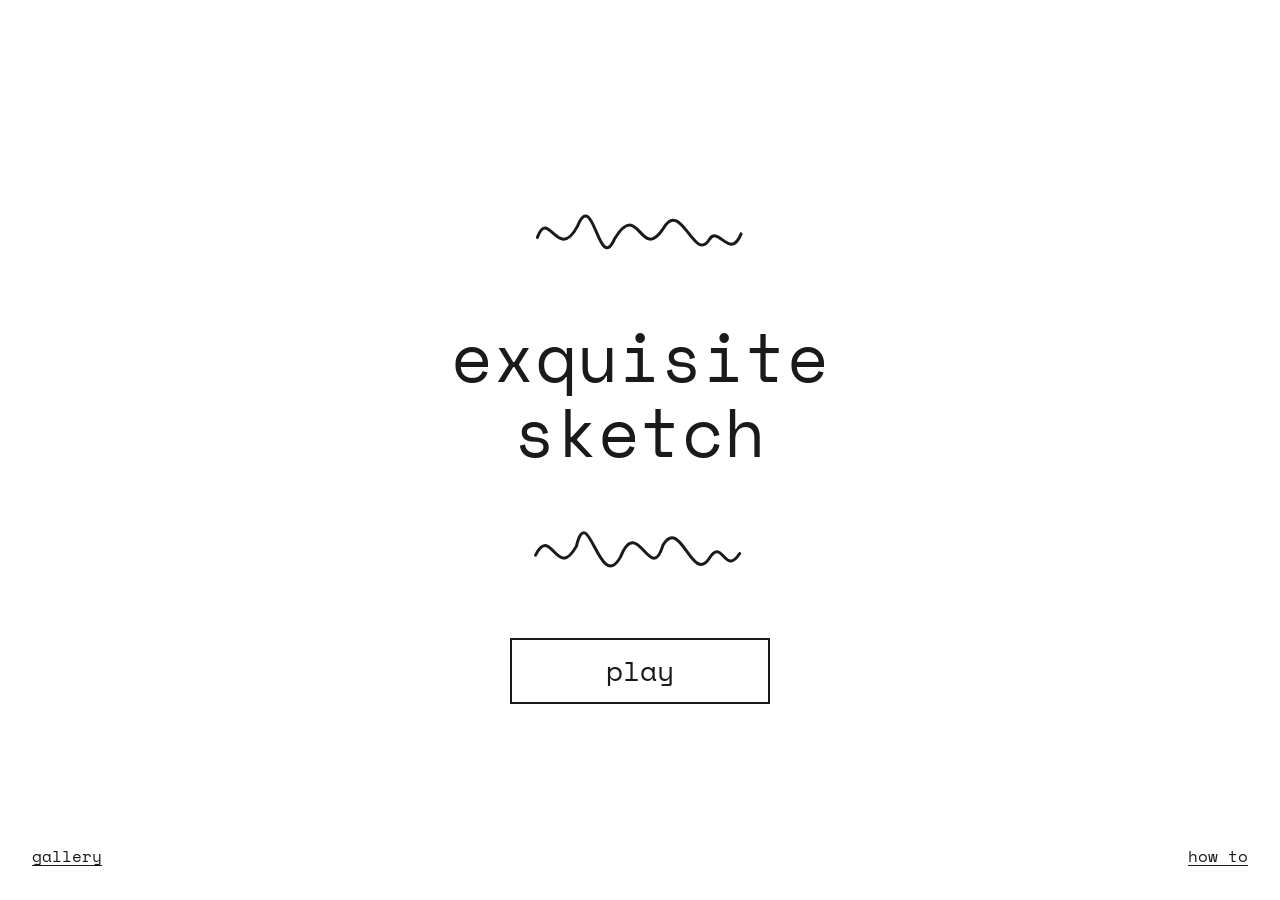
<file: v2/index.html>
<!DOCTYPE html>

<html lang="en">
<head>
<meta charset="UTF-8" />
<meta name="viewport" content="width=device-width, initial-scale=1.0, maximum-scale=1.0, user-scalable=no, viewport-fit=cover" />
<meta name="apple-mobile-web-app-capable" content="yes" />
<meta name="apple-mobile-web-app-status-bar-style" content="default" />
<meta name="theme-color" content="#ffffff" />
<link rel="manifest" href="manifest.json" />
<link rel="apple-touch-icon" sizes="180x180" href="apple-touch-icon.png" />
<link rel="icon" type="image/svg+xml" href="icon.svg" />
<link href="../fonts/space-mono.css" rel="stylesheet" />
<title>Exquisite Sketch</title>
<style>
* { margin: 0; padding: 0; box-sizing: border-box; }
html, body, #root { width: 100%; height: 100%; overflow: hidden; background: #fff; position: fixed; touch-action: none; }
body { -webkit-user-select: none; user-select: none; -webkit-tap-highlight-color: transparent; overscroll-behavior: none; }
</style>
</head>
<body>
<div id="root"></div>
<script src="../vendor/react.production.min.js"></script>
<script src="../vendor/react-dom.production.min.js"></script>
<script>
const { useState, useRef, useCallback, useEffect, createElement: h } = React;

function useIsLarge() {
var _s = useState(function () { return window.innerWidth >= 768; });
var isLarge = _s[0], setIsLarge = _s[1];
useEffect(function () {
function check() { setIsLarge(window.innerWidth >= 768); }
window.addEventListener("resize", check);
return function () { window.removeEventListener("resize", check); };
}, []);
return isLarge;
}

const CANVAS_W = 600;
const CANVAS_H = 420;
const GUIDE_H = 25;
const COLORS = ["#1a1a1a","#EE0028","#FF7A00","#FFD900","#00B053","#0057D9","#6A1FB0","#8B5E34","#F0157F","#FFFFFF"];
const SIZES = [3, 8, 18];
const FONT = "'Space Mono', monospace";

// ---- hand-drawn glyphs, traced from the marker sketch (see mockups/) ----
// outline glyphs are stroked paths with a non-scaling stroke, so line weight is in screen pixels
const GLYPHS = {"frameL3":{"kind":"stroke","w":196,"h":152,"d":"M21.4 152.0 C19.9 152.0 18.4 152.0 17.1 152.0 C15.7 151.9 14.5 151.8 13.2 151.6 C11.9 151.5 10.7 151.2 9.4 150.9 C8.1 150.6 6.4 150.3 5.6 149.8 C4.7 149.4 4.5 149.2 4.0 148.3 C3.6 147.4 3.2 145.9 2.9 144.6 C2.6 143.2 2.4 141.7 2.2 140.1 C2.1 138.6 2.0 136.9 1.9 135.1 C1.8 133.3 1.8 131.5 1.7 129.6 C1.7 127.6 1.7 125.7 1.7 123.6 C1.7 121.5 1.7 119.1 1.7 117.2 C1.7 115.3 1.7 113.9 1.7 112.2 C1.7 110.6 1.7 108.9 1.7 107.2 C1.7 105.6 1.7 103.9 1.7 102.2 C1.7 100.6 1.7 98.9 1.7 97.2 C1.7 95.6 1.7 93.9 1.7 92.2 C1.7 90.6 1.7 88.9 1.7 87.2 C1.7 85.6 1.7 83.9 1.7 82.2 C1.6 80.6 1.6 78.9 1.6 77.2 C1.5 75.6 1.5 73.9 1.5 72.3 C1.4 70.6 1.4 68.9 1.3 67.3 C1.2 65.6 1.2 63.9 1.1 62.3 C1.0 60.6 1.0 59.0 0.9 57.3 C0.8 55.7 0.7 54.0 0.7 52.3 C0.6 50.7 0.6 49.0 0.5 47.4 C0.4 45.7 0.4 44.0 0.4 42.4 C0.3 40.7 0.3 39.0 0.2 37.4 C0.2 35.7 0.1 34.2 0.1 32.4 C0.0 30.5 -0.0 28.2 0.0 26.3 C0.0 24.3 0.0 22.4 0.1 20.6 C0.1 18.8 0.2 17.0 0.4 15.4 C0.6 13.8 0.8 12.2 1.1 10.8 C1.4 9.4 1.8 8.1 2.3 7.0 C2.7 5.9 3.0 4.6 3.8 3.9 C4.7 3.2 6.1 3.1 7.5 2.8 C8.8 2.5 10.2 2.3 11.8 2.1 C13.3 1.9 15.0 1.7 16.7 1.6 C18.4 1.5 20.2 1.5 22.1 1.4 C24.0 1.4 25.9 1.3 27.9 1.3 C29.9 1.3 32.3 1.3 34.2 1.3 C36.0 1.3 37.5 1.3 39.1 1.4 C40.8 1.4 42.5 1.4 44.1 1.5 C45.8 1.5 47.4 1.6 49.1 1.7 C50.8 1.7 52.4 1.8 54.1 1.8 C55.7 1.9 57.4 1.9 59.1 2.0 C60.7 2.0 62.4 2.1 64.0 2.1 C65.7 2.2 67.4 2.2 69.0 2.2 C70.7 2.2 72.4 2.2 74.0 2.2 C75.7 2.2 77.4 2.2 79.0 2.1 C80.7 2.1 82.3 2.1 84.0 2.0 C85.7 2.0 87.3 2.0 89.0 2.0 C90.7 1.9 92.3 1.9 94.0 1.8 C95.6 1.8 97.3 1.7 99.0 1.7 C100.6 1.6 102.3 1.6 104.0 1.5 C105.6 1.5 107.3 1.5 108.9 1.5 C110.6 1.4 112.3 1.4 113.9 1.4 C115.6 1.4 117.3 1.3 118.9 1.3 C120.6 1.3 122.3 1.3 123.9 1.3 C125.6 1.3 127.3 1.3 128.9 1.2 C130.6 1.2 132.3 1.2 133.9 1.2 C135.6 1.1 137.2 1.1 138.9 1.1 C140.6 1.0 142.2 1.0 143.9 0.9 C145.5 0.9 147.2 0.8 148.9 0.7 C150.5 0.7 152.2 0.6 153.8 0.5 C155.5 0.4 156.9 0.3 158.8 0.3 C160.7 0.2 163.1 0.1 165.2 0.1 C167.2 0.0 169.2 -0.0 171.1 0.0 C173.0 0.0 174.8 0.0 176.6 0.1 C178.3 0.2 180.0 0.3 181.6 0.5 C183.1 0.8 184.6 1.0 185.9 1.4 C187.2 1.7 188.6 2.2 189.4 2.7 C190.3 3.2 190.4 3.4 190.8 4.3 C191.2 5.3 191.5 6.8 191.8 8.2 C192.0 9.7 192.2 11.2 192.3 12.8 C192.4 14.5 192.5 16.2 192.5 18.0 C192.5 19.8 192.5 21.6 192.5 23.6 C192.5 25.5 192.4 27.5 192.4 29.6 C192.3 31.6 192.3 34.1 192.2 36.0 C192.2 37.9 192.1 39.3 192.1 41.0 C192.0 42.6 192.0 44.3 191.9 46.0 C191.9 47.6 191.9 49.3 191.9 50.9 C191.9 52.6 191.9 54.3 191.9 55.9 C191.9 57.6 192.0 59.2 192.0 60.9 C192.0 62.6 192.1 64.2 192.2 65.9 C192.2 67.5 192.3 69.2 192.4 70.9 C192.5 72.5 192.6 74.2 192.7 75.8 C192.8 77.5 192.9 79.1 193.0 80.8 C193.1 82.4 193.2 84.1 193.3 85.7 C193.4 87.4 193.5 89.0 193.6 90.7 C193.7 92.3 193.9 94.0 194.0 95.6 C194.1 97.2 194.3 98.9 194.4 100.5 C194.5 102.2 194.7 103.8 194.8 105.5 C194.9 107.1 195.0 108.8 195.1 110.4 C195.2 112.1 195.3 113.7 195.3 115.4 C195.3 117.0 195.4 118.5 195.3 120.3 C195.3 122.1 195.3 124.4 195.1 126.3 C195.0 128.2 194.7 130.0 194.5 131.8 C194.2 133.5 193.8 135.1 193.4 136.6 C193.0 138.0 192.5 139.4 191.9 140.6 C191.4 141.9 191.0 143.0 190.1 143.9 C189.1 144.9 187.6 145.9 186.1 146.5 C184.7 147.0 183.2 146.9 181.6 147.1 C180.0 147.3 178.3 147.5 176.5 147.6 C174.8 147.7 172.9 147.8 171.0 147.9 C169.1 147.9 167.1 148.0 165.1 148.0 C163.0 148.1 160.6 148.1 158.7 148.1 C156.8 148.2 155.4 148.2 153.7 148.3 C152.0 148.3 150.4 148.4 148.7 148.5 C147.1 148.5 145.4 148.6 143.8 148.7 C142.1 148.8 140.5 148.8 138.8 148.9 C137.2 149.0 135.5 149.1 133.9 149.2 C132.2 149.3 130.6 149.5 128.9 149.6 C127.3 149.7 125.7 149.8 124.0 149.9 C122.4 150.0 120.7 150.1 119.1 150.2 C117.4 150.3 115.7 150.4 114.1 150.5 C112.4 150.6 110.8 150.7 109.1 150.7 C107.5 150.8 105.8 150.9 104.2 150.9 C102.5 151.0 100.8 151.0 99.2 151.1 C97.5 151.1 95.9 151.2 94.2 151.2 C92.5 151.3 90.9 151.4 89.2 151.4 C87.5 151.4 85.9 151.5 84.2 151.5 C82.6 151.5 80.9 151.6 79.2 151.6 C77.6 151.6 75.9 151.6 74.2 151.7 C72.6 151.7 70.9 151.7 69.2 151.7 C67.6 151.8 65.9 151.8 64.2 151.8 C62.6 151.8 60.9 151.7 59.3 151.7 C57.6 151.7 55.9 151.7 54.3 151.7 C52.6 151.6 50.9 151.6 49.3 151.6 C47.6 151.5 45.9 151.5 44.3 151.5 C42.6 151.5 40.9 151.5 39.3 151.6 C37.8 151.6 36.3 151.6 35.0 151.6 C33.6 151.6 32.8 151.7 31.3 151.7 C29.8 151.7 27.8 151.8 26.1 151.9 C24.5 151.9 22.9 152.0 21.4 152.0 Z","dev":[0.0178,0.0253]},"circ1":{"kind":"stroke","w":67,"h":73,"d":"M35.8 72.1 C34.5 72.2 33.2 72.2 31.9 72.0 C30.6 71.8 29.4 71.5 28.2 71.1 C26.9 70.7 25.8 70.1 24.5 69.5 C23.2 68.9 21.6 68.2 20.2 67.5 C18.8 66.7 17.4 65.9 16.1 65.0 C14.7 64.1 13.4 63.1 12.2 62.1 C11.0 61.0 9.8 59.9 8.7 58.8 C7.6 57.6 6.6 56.4 5.7 55.2 C4.8 54.0 3.9 52.7 3.1 51.4 C2.4 50.0 1.7 48.6 1.2 47.1 C0.8 45.6 0.4 44.1 0.2 42.5 C0.0 40.9 -0.0 39.2 0.0 37.6 C0.0 36.0 0.2 34.4 0.5 32.8 C0.7 31.2 1.0 29.6 1.5 28.0 C1.9 26.5 2.5 24.9 3.1 23.4 C3.8 21.9 4.6 20.5 5.4 19.0 C6.2 17.6 7.1 16.2 8.1 14.9 C9.1 13.6 10.1 12.3 11.2 11.1 C12.4 9.9 13.5 8.8 14.8 7.8 C16.0 6.7 17.3 5.8 18.7 4.9 C20.1 4.1 21.5 3.3 22.9 2.7 C24.4 2.0 25.9 1.5 27.4 1.1 C28.9 0.6 30.5 0.3 32.0 0.2 C33.6 -0.0 35.2 -0.1 36.8 0.0 C38.4 0.1 40.0 0.2 41.5 0.5 C43.1 0.8 44.6 1.2 46.1 1.7 C47.6 2.3 49.1 2.9 50.4 3.7 C51.8 4.4 53.1 5.3 54.4 6.3 C55.6 7.2 56.8 8.3 57.9 9.4 C59.0 10.6 60.0 11.8 60.8 13.1 C61.7 14.4 62.5 15.8 63.2 17.3 C63.9 18.7 64.5 20.2 65.0 21.8 C65.5 23.3 65.8 24.9 66.1 26.5 C66.4 28.1 66.5 29.7 66.6 31.3 C66.7 33.0 66.7 34.6 66.6 36.3 C66.5 37.9 66.3 39.6 66.0 41.2 C65.8 42.8 65.4 44.5 64.9 46.0 C64.5 47.6 63.9 49.2 63.2 50.7 C62.6 52.2 61.8 53.6 61.0 55.0 C60.1 56.4 59.2 57.7 58.2 59.0 C57.1 60.2 56.0 61.4 54.8 62.5 C53.6 63.6 52.3 64.6 51.0 65.6 C49.7 66.5 48.3 67.3 47.0 68.1 C45.7 68.8 44.6 69.4 43.4 69.9 C42.2 70.5 40.9 70.9 39.7 71.3 C38.4 71.7 37.1 71.9 35.8 72.1 Z"},"circ2":{"kind":"stroke","w":56,"h":64,"d":"M32.2 63.5 C31.0 63.6 29.7 63.5 28.5 63.3 C27.3 63.0 26.0 62.7 24.8 62.2 C23.6 61.7 22.5 61.1 21.2 60.4 C19.9 59.7 18.5 58.9 17.1 58.0 C15.8 57.1 14.5 56.0 13.3 55.0 C12.0 53.9 10.8 52.8 9.6 51.6 C8.4 50.4 7.3 49.2 6.2 48.0 C5.2 46.7 4.2 45.4 3.4 44.0 C2.6 42.7 1.9 41.3 1.4 39.8 C0.8 38.4 0.4 37.0 0.2 35.5 C-0.0 34.0 -0.1 32.5 0.0 31.0 C0.1 29.5 0.4 27.9 0.7 26.4 C1.1 24.8 1.7 23.3 2.3 21.8 C3.0 20.3 3.8 18.8 4.6 17.4 C5.4 16.0 6.4 14.6 7.4 13.3 C8.3 12.0 9.4 10.8 10.5 9.6 C11.7 8.4 12.8 7.3 14.1 6.3 C15.4 5.4 16.7 4.5 18.1 3.7 C19.5 2.9 20.9 2.2 22.3 1.7 C23.8 1.1 25.3 0.7 26.8 0.4 C28.3 0.2 29.8 0.0 31.4 0.0 C32.9 -0.0 34.4 0.1 35.8 0.3 C37.3 0.6 38.8 0.9 40.1 1.5 C41.5 2.0 42.8 2.7 44.1 3.4 C45.3 4.2 46.4 5.2 47.5 6.2 C48.5 7.3 49.5 8.4 50.3 9.7 C51.1 10.9 51.9 12.2 52.5 13.6 C53.2 15.1 53.7 16.5 54.2 18.1 C54.6 19.6 54.9 21.3 55.1 22.9 C55.3 24.6 55.5 26.3 55.5 28.0 C55.5 29.6 55.4 31.4 55.2 33.0 C55.0 34.7 54.7 36.4 54.3 38.0 C53.9 39.6 53.4 41.3 52.9 42.9 C52.3 44.5 51.7 46.1 51.0 47.6 C50.2 49.1 49.4 50.5 48.5 51.9 C47.6 53.2 46.5 54.5 45.5 55.6 C44.5 56.8 43.2 57.8 42.2 58.7 C41.2 59.7 40.3 60.5 39.2 61.1 C38.2 61.8 37.0 62.4 35.9 62.8 C34.7 63.2 33.4 63.5 32.2 63.5 Z"},"circ3":{"kind":"stroke","w":68,"h":71,"d":"M34.5 70.8 C33.3 70.8 32.0 70.8 30.7 70.6 C29.5 70.5 28.3 70.2 27.0 69.8 C25.7 69.5 24.5 69.0 23.1 68.4 C21.6 67.9 20.0 67.3 18.5 66.6 C17.1 65.8 15.6 65.0 14.3 64.1 C12.9 63.3 11.6 62.3 10.4 61.2 C9.2 60.1 8.1 59.0 7.1 57.7 C6.1 56.5 5.2 55.2 4.4 53.9 C3.6 52.5 2.8 51.1 2.3 49.7 C1.7 48.2 1.2 46.7 0.9 45.1 C0.5 43.5 0.3 41.9 0.1 40.3 C-0.0 38.6 -0.1 37.0 0.0 35.3 C0.1 33.7 0.3 32.1 0.5 30.4 C0.8 28.8 1.1 27.2 1.6 25.7 C2.0 24.1 2.6 22.6 3.2 21.1 C3.9 19.6 4.6 18.2 5.4 16.8 C6.2 15.4 7.1 14.0 8.1 12.7 C9.1 11.4 10.2 10.2 11.3 9.0 C12.5 7.9 13.7 6.8 15.0 5.8 C16.2 4.9 17.6 4.0 18.9 3.3 C20.3 2.5 21.7 1.9 23.2 1.4 C24.7 0.9 26.2 0.5 27.7 0.3 C29.3 0.0 30.8 -0.0 32.4 0.0 C34.0 0.0 35.6 0.2 37.2 0.5 C38.8 0.7 40.4 1.1 41.9 1.6 C43.5 2.0 45.0 2.6 46.5 3.2 C48.0 3.8 49.5 4.6 50.9 5.4 C52.3 6.2 53.6 7.1 54.9 8.0 C56.2 9.0 57.4 10.0 58.6 11.2 C59.7 12.3 60.7 13.5 61.7 14.8 C62.6 16.1 63.4 17.4 64.2 18.9 C64.9 20.3 65.5 21.8 66.0 23.3 C66.5 24.8 67.0 26.4 67.3 27.9 C67.6 29.5 67.8 31.2 67.9 32.8 C67.9 34.4 67.9 36.1 67.8 37.7 C67.6 39.3 67.3 40.9 67.0 42.4 C66.6 44.0 66.0 45.5 65.4 47.0 C64.8 48.4 64.1 49.9 63.3 51.3 C62.5 52.6 61.5 54.0 60.5 55.3 C59.5 56.6 58.4 57.8 57.2 58.9 C56.0 60.1 54.8 61.2 53.5 62.2 C52.2 63.2 50.7 64.2 49.4 65.0 C48.1 65.9 46.7 66.7 45.5 67.4 C44.2 68.0 43.2 68.6 42.0 69.1 C40.8 69.6 39.5 70.0 38.3 70.2 C37.1 70.5 35.8 70.7 34.5 70.8 Z"},"circ4":{"kind":"stroke","w":77,"h":78,"d":"M35.7 77.9 C34.4 77.8 33.0 77.6 31.7 77.3 C30.5 76.9 29.3 76.4 28.1 75.9 C26.9 75.3 25.9 74.6 24.7 73.8 C23.5 73.0 22.0 72.1 20.7 71.2 C19.5 70.2 18.2 69.2 17.0 68.1 C15.8 67.1 14.6 66.0 13.4 64.8 C12.3 63.6 11.2 62.4 10.2 61.2 C9.1 59.9 8.1 58.7 7.1 57.4 C6.2 56.1 5.3 54.7 4.6 53.3 C3.8 51.9 3.1 50.4 2.6 48.9 C2.0 47.4 1.5 45.8 1.1 44.2 C0.8 42.7 0.5 41.0 0.3 39.4 C0.1 37.8 0.0 36.1 0.0 34.5 C-0.0 32.8 0.1 31.2 0.2 29.6 C0.4 28.0 0.7 26.4 1.0 24.8 C1.4 23.2 1.7 21.7 2.3 20.2 C2.8 18.7 3.5 17.2 4.2 15.8 C4.9 14.4 5.8 13.0 6.8 11.8 C7.7 10.5 8.8 9.4 9.9 8.3 C11.0 7.2 12.3 6.3 13.6 5.4 C14.9 4.6 16.2 3.8 17.6 3.2 C19.1 2.5 20.6 2.0 22.1 1.6 C23.6 1.2 25.2 0.8 26.8 0.6 C28.4 0.3 30.1 0.2 31.7 0.1 C33.4 -0.0 35.0 -0.0 36.6 0.0 C38.3 0.0 40.0 0.1 41.6 0.3 C43.2 0.4 44.9 0.6 46.5 0.9 C48.1 1.2 49.7 1.6 51.2 2.1 C52.8 2.6 54.3 3.2 55.7 3.8 C57.2 4.5 58.6 5.3 60.0 6.2 C61.3 7.0 62.6 8.0 63.8 9.0 C65.0 10.1 66.1 11.2 67.2 12.4 C68.2 13.7 69.2 15.0 70.1 16.4 C70.9 17.7 71.7 19.2 72.4 20.6 C73.1 22.1 73.7 23.6 74.2 25.2 C74.7 26.7 75.1 28.3 75.4 29.9 C75.7 31.5 75.9 33.1 76.1 34.7 C76.2 36.3 76.2 38.0 76.1 39.6 C76.0 41.3 75.9 42.9 75.6 44.5 C75.3 46.1 74.9 47.7 74.5 49.2 C74.0 50.8 73.4 52.3 72.8 53.8 C72.1 55.3 71.3 56.7 70.5 58.1 C69.7 59.5 68.7 60.9 67.7 62.1 C66.7 63.4 65.6 64.6 64.4 65.8 C63.3 66.9 62.0 68.0 60.8 69.0 C59.5 70.0 58.1 71.0 56.7 71.8 C55.4 72.7 53.9 73.4 52.4 74.1 C51.0 74.8 49.3 75.4 47.9 75.9 C46.5 76.4 45.3 76.8 43.9 77.2 C42.6 77.5 41.2 77.7 39.8 77.9 C38.5 78.0 37.1 78.0 35.7 77.9 Z"},"circ5":{"kind":"stroke","w":81,"h":85,"d":"M48.3 84.4 C47.1 84.4 46.0 84.3 44.9 84.1 C43.8 83.9 42.8 83.6 41.6 83.2 C40.5 82.8 39.3 82.4 37.9 81.9 C36.5 81.4 34.9 80.9 33.5 80.2 C32.0 79.6 30.6 78.9 29.1 78.1 C27.7 77.4 26.3 76.6 24.9 75.7 C23.5 74.8 22.2 73.9 20.9 73.0 C19.5 72.0 18.2 71.1 16.9 70.1 C15.6 69.0 14.3 67.9 13.1 66.7 C12.0 65.6 10.8 64.3 9.8 63.1 C8.7 61.8 7.7 60.4 6.8 59.1 C5.9 57.7 5.0 56.3 4.3 54.8 C3.5 53.3 2.8 51.9 2.2 50.3 C1.6 48.8 1.2 47.3 0.8 45.7 C0.4 44.2 0.1 42.6 0.0 41.0 C-0.1 39.5 -0.1 37.9 0.0 36.4 C0.1 34.8 0.4 33.2 0.8 31.7 C1.1 30.1 1.6 28.6 2.2 27.1 C2.8 25.6 3.5 24.1 4.2 22.7 C5.0 21.3 5.9 19.9 6.8 18.5 C7.7 17.2 8.7 15.9 9.7 14.6 C10.7 13.3 11.8 12.1 12.9 10.9 C14.0 9.8 15.2 8.7 16.4 7.7 C17.7 6.7 19.0 5.7 20.3 4.9 C21.6 4.0 23.0 3.2 24.4 2.6 C25.8 2.0 27.3 1.4 28.8 1.0 C30.3 0.6 31.8 0.3 33.3 0.1 C34.9 -0.0 36.4 -0.1 38.0 0.0 C39.6 0.1 41.1 0.3 42.7 0.6 C44.2 0.9 45.8 1.3 47.3 1.8 C48.8 2.3 50.3 3.0 51.8 3.7 C53.2 4.3 54.7 5.1 56.1 5.9 C57.5 6.7 58.9 7.6 60.3 8.6 C61.6 9.5 62.9 10.6 64.1 11.7 C65.4 12.7 66.6 13.9 67.7 15.1 C68.9 16.3 70.0 17.5 71.1 18.7 C72.1 20.0 73.1 21.3 74.0 22.7 C74.9 24.1 75.8 25.5 76.5 27.0 C77.2 28.4 77.8 30.0 78.3 31.5 C78.8 33.0 79.2 34.6 79.5 36.2 C79.8 37.7 80.0 39.3 80.1 40.9 C80.2 42.5 80.1 44.2 79.9 45.8 C79.8 47.4 79.6 49.1 79.2 50.7 C78.9 52.3 78.4 53.8 77.9 55.4 C77.3 57.0 76.7 58.5 76.1 60.0 C75.4 61.5 74.7 63.0 74.0 64.5 C73.2 65.9 72.4 67.4 71.5 68.7 C70.6 70.1 69.6 71.4 68.5 72.6 C67.5 73.8 66.4 75.0 65.2 76.0 C64.0 77.1 62.7 78.1 61.5 79.0 C60.3 79.9 59.1 80.7 58.1 81.3 C57.0 82.0 56.1 82.5 55.0 83.0 C53.9 83.4 52.8 83.8 51.7 84.0 C50.6 84.2 49.4 84.4 48.3 84.4 Z"},"circ6":{"kind":"stroke","w":70,"h":69,"d":"M48.1 68.8 C46.9 68.9 45.8 69.0 44.6 69.0 C43.4 68.9 42.4 68.8 41.1 68.7 C39.8 68.6 38.4 68.4 36.8 68.2 C35.3 67.9 33.5 67.7 31.9 67.3 C30.2 66.9 28.6 66.5 27.0 66.0 C25.4 65.5 23.8 65.0 22.3 64.5 C20.7 63.9 19.1 63.2 17.6 62.5 C16.1 61.8 14.6 61.1 13.2 60.2 C11.9 59.4 10.5 58.5 9.3 57.5 C8.1 56.5 7.0 55.4 6.0 54.3 C5.0 53.1 4.0 51.9 3.2 50.6 C2.4 49.4 1.8 48.0 1.3 46.5 C0.8 45.1 0.4 43.6 0.2 42.0 C0.0 40.5 -0.0 38.9 0.0 37.3 C0.0 35.7 0.2 34.1 0.5 32.6 C0.8 31.0 1.2 29.4 1.7 27.9 C2.2 26.3 2.7 24.8 3.4 23.3 C4.0 21.8 4.7 20.3 5.5 18.9 C6.3 17.4 7.2 16.0 8.1 14.7 C9.0 13.3 10.0 12.0 11.1 10.8 C12.1 9.6 13.2 8.4 14.4 7.3 C15.6 6.3 16.8 5.3 18.2 4.4 C19.5 3.5 20.8 2.8 22.3 2.1 C23.7 1.5 25.2 1.0 26.7 0.7 C28.2 0.3 29.7 0.1 31.2 0.0 C32.8 -0.1 34.4 -0.0 35.9 0.2 C37.5 0.4 39.1 0.7 40.6 1.1 C42.2 1.5 43.7 2.0 45.2 2.6 C46.7 3.3 48.2 4.0 49.6 4.8 C51.0 5.6 52.4 6.5 53.7 7.5 C55.0 8.4 56.3 9.5 57.5 10.6 C58.7 11.7 59.8 12.9 60.9 14.1 C61.9 15.4 62.9 16.7 63.8 18.1 C64.6 19.5 65.4 20.9 66.1 22.4 C66.8 23.9 67.4 25.4 68.0 26.9 C68.5 28.5 68.9 30.1 69.2 31.7 C69.5 33.3 69.7 34.9 69.8 36.5 C70.0 38.2 70.0 39.8 69.9 41.4 C69.8 43.1 69.6 44.7 69.3 46.3 C69.0 47.8 68.6 49.4 68.1 50.9 C67.6 52.4 67.0 53.9 66.2 55.3 C65.5 56.7 64.6 58.0 63.7 59.2 C62.7 60.4 61.5 61.6 60.4 62.6 C59.4 63.6 58.4 64.4 57.4 65.2 C56.4 65.9 55.5 66.5 54.6 67.0 C53.6 67.5 52.5 67.9 51.4 68.2 C50.3 68.5 49.2 68.7 48.1 68.8 Z"},"circ7":{"kind":"stroke","w":69,"h":80,"d":"M35.3 79.3 C34.1 79.2 33.0 79.0 31.9 78.7 C30.8 78.4 29.8 77.9 28.7 77.4 C27.5 76.9 26.3 76.3 25.1 75.6 C23.8 74.9 22.3 74.1 21.0 73.2 C19.7 72.2 18.4 71.2 17.2 70.1 C16.0 69.0 14.9 67.8 13.8 66.6 C12.7 65.4 11.6 64.1 10.6 62.7 C9.6 61.4 8.7 60.0 7.8 58.6 C6.8 57.2 6.0 55.8 5.2 54.3 C4.4 52.9 3.6 51.4 2.9 49.9 C2.3 48.3 1.7 46.8 1.3 45.2 C0.8 43.6 0.5 42.0 0.2 40.5 C0.0 38.9 -0.0 37.3 0.0 35.8 C0.0 34.2 0.2 32.7 0.5 31.2 C0.8 29.6 1.3 28.1 1.9 26.6 C2.5 25.1 3.2 23.6 3.9 22.1 C4.7 20.7 5.5 19.3 6.4 17.9 C7.3 16.5 8.3 15.1 9.3 13.8 C10.3 12.6 11.3 11.3 12.4 10.1 C13.6 9.0 14.7 7.9 15.9 6.9 C17.1 5.9 18.4 4.9 19.7 4.1 C21.0 3.3 22.4 2.6 23.8 2.1 C25.2 1.5 26.7 1.0 28.2 0.7 C29.7 0.3 31.3 0.1 32.8 0.0 C34.4 -0.1 36.0 -0.1 37.6 0.0 C39.1 0.1 40.7 0.4 42.2 0.7 C43.7 1.0 45.3 1.5 46.7 2.0 C48.2 2.6 49.6 3.3 50.9 4.0 C52.3 4.8 53.6 5.7 54.8 6.6 C56.0 7.6 57.2 8.7 58.3 9.9 C59.4 11.0 60.4 12.3 61.3 13.6 C62.2 14.9 63.1 16.3 63.8 17.7 C64.6 19.2 65.2 20.7 65.8 22.2 C66.4 23.7 66.8 25.3 67.2 26.9 C67.6 28.5 67.9 30.1 68.1 31.7 C68.3 33.4 68.5 35.1 68.5 36.7 C68.5 38.4 68.4 40.1 68.2 41.7 C68.0 43.4 67.7 45.1 67.4 46.7 C67.0 48.3 66.6 50.0 66.1 51.6 C65.6 53.2 65.0 54.8 64.3 56.3 C63.7 57.8 62.9 59.3 62.1 60.8 C61.3 62.2 60.4 63.6 59.4 64.9 C58.5 66.2 57.4 67.5 56.3 68.7 C55.2 69.8 54.1 71.0 52.9 72.0 C51.6 73.0 50.2 73.9 49.0 74.7 C47.7 75.5 46.4 76.2 45.3 76.7 C44.2 77.3 43.2 77.8 42.1 78.2 C41.0 78.6 39.8 78.9 38.7 79.1 C37.6 79.2 36.4 79.3 35.3 79.3 Z"},"circ8":{"kind":"stroke","w":85,"h":77,"d":"M48.9 76.4 C47.6 76.6 46.2 76.6 44.8 76.6 C43.4 76.5 42.0 76.4 40.7 76.1 C39.3 75.9 38.1 75.6 36.6 75.2 C35.2 74.8 33.5 74.3 32.0 73.7 C30.5 73.1 29.0 72.4 27.5 71.7 C26.1 71.0 24.7 70.3 23.3 69.5 C21.9 68.7 20.5 67.9 19.2 67.1 C17.8 66.2 16.5 65.4 15.2 64.4 C13.9 63.5 12.6 62.5 11.5 61.5 C10.3 60.5 9.1 59.5 8.1 58.4 C7.1 57.3 6.1 56.1 5.2 54.9 C4.3 53.6 3.5 52.3 2.8 50.9 C2.1 49.5 1.6 48.1 1.1 46.5 C0.7 45.0 0.4 43.5 0.2 41.9 C0.0 40.3 -0.0 38.7 0.0 37.1 C0.0 35.5 0.2 33.9 0.5 32.4 C0.7 30.8 1.1 29.2 1.5 27.7 C2.0 26.2 2.5 24.6 3.2 23.2 C3.8 21.7 4.5 20.2 5.3 18.8 C6.1 17.4 7.0 16.0 8.0 14.7 C8.9 13.4 9.9 12.2 11.0 11.0 C12.1 9.8 13.3 8.7 14.5 7.6 C15.7 6.6 17.0 5.6 18.3 4.8 C19.7 3.9 21.1 3.2 22.5 2.5 C24.0 1.9 25.5 1.4 27.0 1.0 C28.6 0.6 30.1 0.4 31.7 0.2 C33.3 0.0 34.9 -0.0 36.5 0.0 C38.1 0.0 39.8 0.2 41.4 0.4 C43.0 0.7 44.6 1.0 46.2 1.4 C47.8 1.8 49.4 2.4 51.0 2.9 C52.6 3.4 54.2 4.0 55.7 4.6 C57.3 5.3 58.8 5.9 60.3 6.7 C61.8 7.4 63.3 8.2 64.8 9.0 C66.2 9.8 67.6 10.7 69.0 11.6 C70.3 12.6 71.6 13.5 72.8 14.6 C74.1 15.6 75.2 16.7 76.3 17.9 C77.4 19.1 78.3 20.4 79.2 21.7 C80.1 23.0 80.8 24.4 81.5 25.8 C82.2 27.2 82.7 28.7 83.1 30.2 C83.6 31.8 83.9 33.3 84.1 34.9 C84.3 36.5 84.4 38.1 84.4 39.7 C84.4 41.3 84.3 42.9 84.0 44.5 C83.8 46.0 83.5 47.6 83.0 49.1 C82.6 50.7 82.0 52.2 81.4 53.6 C80.7 55.0 79.9 56.5 79.1 57.8 C78.2 59.2 77.3 60.5 76.3 61.7 C75.3 63.0 74.2 64.2 73.0 65.3 C71.8 66.4 70.6 67.4 69.3 68.3 C67.9 69.3 66.6 70.2 65.2 70.9 C63.8 71.7 62.2 72.5 60.8 73.1 C59.5 73.7 58.3 74.2 57.0 74.7 C55.7 75.1 54.4 75.5 53.1 75.8 C51.7 76.1 50.3 76.3 48.9 76.4 Z"},"circ9":{"kind":"stroke","w":80,"h":77,"d":"M50.4 76.5 C49.3 76.5 48.1 76.6 46.9 76.5 C45.8 76.5 44.7 76.4 43.4 76.2 C42.1 76.1 40.7 75.9 39.1 75.7 C37.6 75.4 35.8 75.1 34.2 74.8 C32.6 74.4 30.9 74.0 29.3 73.5 C27.8 73.0 26.2 72.4 24.6 71.8 C23.1 71.1 21.6 70.4 20.2 69.5 C18.8 68.7 17.4 67.8 16.1 66.9 C14.7 65.9 13.4 64.9 12.2 63.9 C10.9 62.8 9.7 61.7 8.6 60.5 C7.5 59.3 6.5 58.1 5.5 56.8 C4.6 55.4 3.8 54.1 3.0 52.7 C2.3 51.3 1.7 49.9 1.2 48.4 C0.7 47.0 0.4 45.5 0.2 44.0 C-0.0 42.5 -0.1 40.9 0.0 39.4 C0.1 37.8 0.3 36.2 0.6 34.7 C0.9 33.1 1.3 31.5 1.9 30.0 C2.4 28.5 3.0 26.9 3.7 25.5 C4.4 24.0 5.2 22.5 6.0 21.1 C6.8 19.7 7.7 18.4 8.7 17.0 C9.6 15.7 10.6 14.4 11.7 13.2 C12.8 12.0 14.0 10.9 15.2 9.8 C16.4 8.7 17.7 7.8 19.1 6.9 C20.4 6.0 21.8 5.2 23.3 4.5 C24.7 3.7 26.2 3.0 27.7 2.5 C29.2 1.9 30.8 1.4 32.4 1.0 C33.9 0.6 35.6 0.4 37.2 0.2 C38.8 0.0 40.4 -0.0 42.0 0.0 C43.6 0.0 45.2 0.1 46.8 0.4 C48.4 0.6 49.9 0.9 51.5 1.4 C53.0 1.8 54.5 2.4 56.0 3.1 C57.5 3.7 58.9 4.5 60.3 5.4 C61.7 6.2 63.0 7.2 64.3 8.1 C65.6 9.1 66.9 10.2 68.0 11.3 C69.2 12.5 70.3 13.7 71.3 15.0 C72.3 16.2 73.2 17.6 74.0 19.0 C74.8 20.3 75.6 21.8 76.3 23.2 C76.9 24.7 77.5 26.2 78.0 27.8 C78.4 29.3 78.7 30.9 79.0 32.5 C79.2 34.1 79.3 35.8 79.3 37.4 C79.4 39.0 79.3 40.7 79.2 42.3 C79.1 43.9 78.9 45.6 78.6 47.2 C78.3 48.8 77.9 50.4 77.4 52.0 C76.9 53.5 76.3 55.1 75.7 56.5 C75.0 58.0 74.3 59.5 73.4 60.9 C72.6 62.3 71.7 63.6 70.7 64.9 C69.7 66.1 68.6 67.3 67.4 68.3 C66.3 69.4 64.8 70.4 63.6 71.2 C62.4 72.1 61.3 72.8 60.2 73.4 C59.1 74.0 58.2 74.5 57.1 74.9 C56.1 75.4 55.0 75.7 53.8 76.0 C52.7 76.2 51.6 76.4 50.4 76.5 Z"},"circ10":{"kind":"stroke","w":82,"h":74,"d":"M59.2 72.1 C57.9 72.4 56.5 72.6 55.2 72.8 C53.8 72.9 52.5 73.0 51.1 73.1 C49.7 73.1 48.3 73.1 46.8 73.0 C45.2 72.9 43.4 72.9 41.8 72.7 C40.1 72.5 38.4 72.2 36.7 71.9 C35.1 71.6 33.4 71.1 31.8 70.6 C30.2 70.1 28.6 69.5 27.0 68.7 C25.5 68.0 24.0 67.2 22.5 66.3 C21.1 65.4 19.7 64.4 18.3 63.4 C17.0 62.4 15.6 61.4 14.4 60.4 C13.1 59.3 11.8 58.2 10.7 57.0 C9.5 55.8 8.4 54.6 7.4 53.4 C6.4 52.2 5.4 50.9 4.6 49.6 C3.8 48.3 3.0 47.0 2.3 45.7 C1.7 44.3 1.2 42.9 0.8 41.5 C0.4 40.0 0.1 38.5 0.0 36.9 C-0.1 35.4 -0.1 33.8 0.0 32.3 C0.2 30.7 0.5 29.2 0.8 27.7 C1.2 26.2 1.7 24.7 2.3 23.2 C2.9 21.7 3.6 20.3 4.4 18.9 C5.2 17.6 6.0 16.2 7.0 14.9 C7.9 13.6 9.0 12.4 10.1 11.2 C11.2 10.0 12.3 8.9 13.6 7.9 C14.8 6.9 16.1 6.0 17.5 5.1 C18.8 4.3 20.2 3.5 21.7 2.8 C23.1 2.2 24.6 1.6 26.2 1.2 C27.7 0.8 29.3 0.5 30.9 0.3 C32.4 0.1 34.1 0.0 35.7 0.0 C37.3 -0.0 39.0 0.1 40.6 0.2 C42.3 0.4 43.9 0.6 45.5 0.9 C47.2 1.3 48.8 1.7 50.4 2.1 C52.0 2.6 53.6 3.1 55.1 3.8 C56.7 4.4 58.2 5.0 59.7 5.8 C61.1 6.6 62.6 7.4 63.9 8.3 C65.3 9.2 66.6 10.2 67.8 11.3 C69.0 12.4 70.2 13.5 71.3 14.8 C72.4 16.0 73.4 17.3 74.3 18.6 C75.2 20.0 76.0 21.4 76.7 22.9 C77.5 24.3 78.1 25.8 78.7 27.3 C79.3 28.9 79.7 30.4 80.1 32.0 C80.5 33.6 80.7 35.2 80.9 36.8 C81.0 38.4 81.1 40.0 81.0 41.6 C81.0 43.2 80.8 44.8 80.6 46.4 C80.3 48.0 80.0 49.5 79.6 51.1 C79.1 52.6 78.6 54.1 77.9 55.6 C77.3 57.1 76.5 58.5 75.7 59.8 C74.8 61.1 73.8 62.4 72.8 63.5 C71.8 64.7 70.6 65.8 69.6 66.7 C68.5 67.6 67.6 68.4 66.5 69.1 C65.4 69.8 64.2 70.4 63.0 70.9 C61.8 71.4 60.5 71.8 59.2 72.1 Z"},"penF8":{"kind":"fill","w":136,"h":111,"d":"M7.1 104.1 C4.8 102.6 7.6 95.7 12.5 90.1 C14.8 87.6 18.6 82.6 21.0 79.0 C23.4 75.4 27.6 69.9 30.3 66.8 C34.7 61.5 35.4 61.1 38.3 61.7 C41.9 62.4 43.9 64.4 47.7 71.2 C49.1 73.9 50.7 76.0 51.2 76.0 C51.7 76.0 51.9 76.4 51.6 76.9 C51.1 77.6 54.2 82.5 56.1 84.0 C57.1 84.8 56.4 89.1 55.0 90.0 C54.3 90.4 51.6 90.6 48.9 90.4 C44.7 90.2 42.8 90.8 35.8 94.4 C31.2 96.7 26.4 99.0 25.0 99.4 C23.6 99.9 22.3 100.3 22.0 100.4 C21.7 100.6 20.3 101.0 18.8 101.4 C17.2 101.9 16.3 102.6 16.6 103.1 C16.9 103.6 17.0 104.0 16.8 104.1 C13.2 104.8 8.2 104.8 7.1 104.1 ZM70.7 78.9 C69.7 77.8 69.0 75.9 69.2 74.7 C69.4 73.0 68.7 72.4 65.6 71.5 C62.1 70.5 59.8 67.6 58.9 63.2 C58.5 61.1 56.6 58.8 54.0 57.5 C52.3 56.6 51.0 56.2 51.0 56.5 C51.0 56.8 50.0 56.1 48.7 55.0 C45.3 52.0 46.0 49.6 51.7 45.3 C56.5 41.6 79.7 18.3 82.6 14.2 C83.5 12.8 84.8 12.3 86.3 12.6 C88.0 12.9 89.6 12.0 91.9 9.6 C94.7 6.7 95.6 6.3 98.0 7.0 C99.6 7.5 101.1 7.6 101.4 7.2 C101.7 6.9 102.0 7.1 102.0 7.6 C102.0 8.1 103.6 9.4 105.5 10.4 C107.4 11.4 110.8 14.5 113.0 17.2 C115.6 20.1 119.4 23.2 123.0 25.0 C126.2 26.6 129.2 28.4 129.5 29.0 C130.9 31.3 128.8 35.1 124.7 37.7 C122.4 39.3 120.3 40.8 120.2 41.3 C120.0 41.7 119.5 41.8 119.0 41.5 C117.8 40.7 113.5 44.6 113.5 46.6 C113.5 47.5 112.7 48.4 111.8 48.6 C109.7 48.9 103.3 55.4 102.5 58.0 C102.2 59.0 99.4 61.7 96.2 64.1 C93.1 66.5 88.2 70.5 85.5 73.0 C76.3 81.5 73.8 82.5 70.7 78.9 Z"},"penF7":{"kind":"fill","w":186,"h":177,"d":"M10.2 166.7 L5.9 162.3 L9.5 157.4 C16.4 147.7 18.4 144.4 22.1 136.0 C26.3 126.2 37.5 105.2 40.6 101.0 C41.2 100.2 42.3 97.8 43.0 95.7 C44.1 92.1 44.3 91.9 48.3 92.1 C50.6 92.2 54.3 93.4 56.6 94.7 C58.8 95.9 61.0 96.7 61.3 96.3 C61.7 96.0 62.0 96.3 62.0 97.0 C62.0 97.7 62.2 98.1 62.5 97.9 C62.7 97.6 67.8 102.0 73.7 107.7 C79.6 113.3 85.0 117.8 85.5 117.7 C86.1 117.6 87.8 118.5 89.4 119.8 C91.0 121.0 92.0 122.0 91.6 122.0 C91.3 122.0 91.8 122.8 92.8 123.8 C96.3 127.6 97.8 129.8 97.3 130.4 C96.9 130.7 97.1 131.0 97.6 131.0 C99.4 131.0 98.9 135.0 96.9 136.3 C95.9 137.1 95.3 138.0 95.8 138.4 C96.2 138.8 95.2 138.8 93.6 138.4 C91.4 137.9 90.9 138.0 91.5 139.0 C92.0 139.9 91.7 140.0 90.2 139.6 C88.3 139.0 78.2 141.7 77.0 143.1 C75.9 144.4 67.1 147.2 66.1 146.5 C65.5 146.2 65.0 146.4 65.0 147.0 C65.0 147.6 64.7 147.9 64.2 147.6 C63.8 147.4 61.0 148.2 58.0 149.6 C55.0 150.9 53.1 151.9 53.9 152.0 C55.9 152.0 54.5 153.2 52.3 153.4 C50.1 153.5 36.8 160.1 35.8 161.5 C35.4 162.1 35.0 162.2 35.0 161.7 C35.0 160.4 28.0 163.9 23.6 167.5 C17.9 172.2 15.4 172.0 10.2 166.7 ZM98.2 115.1 C97.0 113.8 96.0 112.1 96.0 111.4 C96.0 110.6 95.6 110.1 95.1 110.2 C94.6 110.4 94.3 110.2 94.3 109.9 C94.4 109.6 93.2 108.2 91.6 106.7 C90.0 105.2 89.1 104.0 89.6 104.0 C90.0 104.0 88.9 102.4 87.0 100.5 C85.2 98.6 83.3 97.3 82.9 97.5 C82.5 97.8 82.0 97.6 81.8 97.2 C81.7 96.7 79.1 94.5 76.2 92.2 C73.2 89.9 71.1 88.0 71.3 88.0 C71.6 88.0 70.1 86.2 68.0 84.1 C65.9 82.0 64.4 80.0 64.7 79.7 C64.9 79.4 63.8 78.4 62.1 77.6 C54.8 73.8 56.0 69.7 66.3 63.6 C72.3 60.1 106.9 27.6 109.6 22.9 C110.1 22.1 112.8 19.9 115.5 18.0 C118.2 16.2 122.1 13.0 124.2 11.0 C126.2 9.0 128.4 7.2 129.2 7.1 C135.3 6.3 136.4 6.5 138.6 8.7 C139.9 10.0 141.4 11.0 142.1 11.0 C142.7 11.0 145.2 12.7 147.5 14.8 C149.8 16.8 153.0 19.5 154.6 20.7 C156.2 21.9 159.4 24.7 161.7 26.8 C164.1 28.9 168.8 32.2 172.2 34.0 C175.7 35.8 178.8 37.7 179.2 38.4 C180.8 40.9 179.9 45.0 177.0 48.3 C175.3 50.2 174.0 52.3 174.0 52.9 C174.0 54.8 166.9 62.0 159.5 67.5 C155.7 70.4 142.5 83.0 130.2 95.4 C108.5 117.3 107.7 118.0 104.2 117.7 C101.8 117.6 99.7 116.6 98.2 115.1 Z"},"penF3":{"kind":"fill","w":187,"h":188,"d":"M9.4 180.3 C6.6 178.7 6.3 178.0 6.5 175.0 C6.9 170.0 7.9 165.0 9.0 163.0 C9.5 162.1 10.1 160.1 10.4 158.7 C10.6 157.3 12.5 151.2 14.6 145.3 C17.3 137.3 18.3 132.5 18.5 127.0 C19.1 110.1 23.1 105.3 32.3 110.6 C34.5 111.8 36.8 112.7 37.2 112.4 C38.1 111.8 52.0 119.0 51.7 119.9 C51.6 120.2 51.8 120.5 52.2 120.5 C52.5 120.5 53.9 121.5 55.2 122.6 C56.5 123.8 61.6 127.4 66.5 130.6 C71.5 133.9 75.7 136.9 75.8 137.5 C75.9 138.1 76.3 138.5 76.8 138.5 C77.8 138.5 82.6 142.3 82.8 143.2 C82.9 143.7 83.2 144.0 83.5 144.0 C84.5 143.9 93.2 155.1 92.6 155.7 C92.3 156.0 92.5 157.1 93.1 158.1 C93.9 159.6 93.6 160.5 91.6 162.4 C90.3 163.8 89.5 165.2 89.9 165.6 C90.2 165.9 89.4 165.9 88.1 165.5 C86.5 165.0 86.0 165.1 86.4 165.9 C87.2 167.2 87.2 167.2 79.7 167.5 C76.6 167.7 73.3 168.3 72.6 168.9 C71.8 169.6 70.0 169.8 68.3 169.5 C66.4 169.0 65.9 169.1 66.8 169.8 C67.9 170.5 67.7 170.8 66.1 171.3 C64.9 171.6 64.0 171.3 64.0 170.7 C64.0 169.9 63.7 169.9 63.2 170.5 C62.5 171.6 59.9 172.2 56.3 172.2 C55.0 172.2 54.3 172.7 54.6 173.2 C55.0 173.8 54.5 174.0 53.3 173.6 C52.1 173.2 49.2 173.9 46.4 175.0 C43.4 176.3 40.4 176.9 38.7 176.6 C36.9 176.2 36.1 176.4 36.6 177.1 C37.0 177.8 35.7 178.0 32.5 177.6 C29.9 177.4 28.1 177.4 28.5 177.8 C29.1 178.4 22.4 180.3 15.0 181.6 C13.6 181.8 11.1 181.2 9.4 180.3 ZM101.9 142.9 C100.6 141.9 99.9 141.0 100.4 141.0 C100.9 141.0 100.5 140.1 99.5 139.0 C98.5 137.9 97.4 137.3 97.0 137.5 C96.6 137.8 96.0 137.3 95.7 136.5 C95.4 135.8 93.6 134.3 91.8 133.4 C90.0 132.5 88.0 131.0 87.3 130.1 C86.6 129.2 86.0 128.9 86.0 129.3 C86.0 129.7 84.5 128.7 82.8 127.1 C81.0 125.4 78.9 124.0 78.2 124.0 C77.5 124.0 77.2 123.5 77.5 123.0 C77.8 122.5 77.6 122.0 77.0 122.0 C76.4 122.0 74.7 120.6 73.3 119.0 C72.0 117.3 70.5 116.2 70.1 116.5 C69.6 116.7 68.3 115.8 67.2 114.5 C66.0 113.1 64.3 112.0 63.4 112.0 C62.6 112.0 62.1 111.6 62.4 111.1 C62.9 110.4 60.6 108.8 59.7 109.2 C59.6 109.2 57.8 107.7 55.7 105.9 C53.6 104.0 51.6 102.7 51.3 102.8 C51.0 103.0 50.4 102.6 50.0 101.9 C49.5 101.3 47.5 100.6 45.4 100.5 C37.6 100.1 37.4 100.0 38.8 99.1 C39.9 98.4 39.8 98.1 38.5 97.6 C37.6 97.3 36.3 97.3 35.7 97.7 C35.1 98.1 34.9 97.7 35.3 96.7 C35.7 95.6 35.2 94.7 33.9 94.0 C32.2 93.0 32.1 92.7 33.5 91.4 C34.3 90.5 35.0 89.5 35.0 89.0 C35.0 88.5 36.1 86.4 37.5 84.4 C38.9 82.4 39.8 80.4 39.5 80.0 C39.1 79.3 42.9 75.5 46.1 73.5 C51.7 70.0 54.3 67.6 60.9 60.5 C84.6 34.8 90.0 28.8 91.2 26.5 C92.7 23.8 98.7 17.1 99.2 17.6 C99.4 17.8 100.9 16.0 102.4 13.5 C106.3 7.4 108.6 5.4 110.3 6.9 C111.1 7.5 112.0 7.7 112.3 7.4 C112.6 7.0 114.3 7.9 116.0 9.4 C117.7 10.8 118.8 12.0 118.3 12.0 C117.9 12.0 122.3 16.8 128.1 22.8 C133.9 28.7 140.8 36.2 143.5 39.5 C150.9 48.5 161.2 59.0 162.6 59.0 C163.3 59.0 164.2 59.9 164.5 61.0 C164.9 62.1 165.5 62.8 165.9 62.5 C166.4 62.3 167.5 62.9 168.5 64.0 C169.5 65.1 170.0 66.0 169.5 66.0 C169.1 66.0 169.3 66.7 170.0 67.5 C170.7 68.3 171.7 68.7 172.3 68.3 C172.9 67.9 173.1 68.3 172.7 69.2 C172.1 71.0 175.2 74.4 176.4 73.3 C176.8 72.8 177.1 73.2 176.9 74.0 C176.4 76.6 178.1 80.5 179.0 78.9 C180.6 76.4 181.4 82.9 179.9 85.7 C178.4 88.6 170.7 92.5 168.4 91.6 C167.0 91.0 155.4 99.8 146.0 108.5 C143.0 111.3 138.9 114.7 137.0 116.0 C131.7 119.5 123.0 128.2 123.7 129.3 C124.0 129.8 123.7 130.1 122.9 129.8 C121.6 129.4 115.5 135.5 115.5 137.4 C115.4 138.0 114.9 138.4 114.3 138.3 C113.6 138.1 112.1 139.3 110.8 140.9 C107.7 144.5 104.9 145.2 101.9 142.9 Z"},"fill2":{"kind":"fill","w":173,"h":174,"d":"M142.5 167.0 C142.2 166.4 141.0 166.0 139.8 166.0 C138.7 166.0 136.2 164.4 134.3 162.5 C131.0 159.2 130.9 158.8 131.1 152.2 C131.2 147.0 132.0 144.0 134.2 139.4 C135.8 136.2 137.3 132.8 137.5 132.0 C138.6 128.1 140.0 122.2 140.5 118.9 C141.0 115.7 141.5 115.1 144.3 114.6 C147.9 113.9 155.1 114.6 156.2 115.8 C157.0 116.6 159.1 124.7 159.1 127.0 C159.2 127.8 159.4 129.2 159.7 130.0 C160.0 130.8 160.4 132.2 160.5 133.0 C160.7 133.8 162.2 138.3 164.0 143.0 C165.7 147.8 166.9 152.4 166.5 153.7 C165.2 159.2 157.1 164.8 149.7 165.5 C148.1 165.7 146.3 166.3 145.7 166.9 C144.3 168.3 143.3 168.3 142.5 167.0 ZM60.5 152.4 C59.4 151.6 58.7 150.7 58.9 150.4 C59.4 149.6 57.5 146.8 51.8 140.2 C49.1 137.2 47.0 134.3 47.0 133.8 C47.0 133.3 46.5 133.2 46.0 133.5 C45.5 133.8 44.9 133.6 44.9 133.1 C44.8 132.5 44.7 131.7 44.6 131.2 C44.6 130.8 43.3 128.9 41.9 127.0 C37.0 120.4 36.0 118.6 36.0 116.3 C36.0 114.9 35.4 114.0 34.4 114.0 C33.4 114.0 33.0 113.4 33.4 112.5 C33.7 111.7 33.5 111.0 33.0 111.0 C32.4 111.0 32.0 110.3 32.0 109.5 C32.0 108.7 31.6 108.0 31.2 108.0 C30.6 108.0 28.3 103.5 27.6 101.0 C27.0 98.7 22.3 90.7 20.3 88.6 C19.0 87.2 18.2 86.0 18.6 86.0 C19.0 86.0 18.5 85.1 17.6 84.1 C16.6 83.0 15.7 81.5 15.6 80.7 C15.5 79.9 14.0 77.7 12.2 75.9 C10.5 74.2 9.3 72.4 9.5 72.0 C9.8 71.6 9.1 70.5 8.1 69.6 C6.7 68.3 6.4 67.2 6.9 65.2 C7.4 63.4 7.0 60.9 5.7 57.7 L3.7 52.9 L6.7 49.7 C8.3 47.9 10.8 44.9 12.2 43.0 C13.6 41.1 16.5 38.6 18.6 37.5 C20.8 36.4 24.8 34.1 27.7 32.3 C30.6 30.5 33.3 29.0 33.9 29.0 C34.4 29.0 35.5 28.4 36.2 27.7 C37.8 26.1 55.2 17.1 70.5 9.9 C78.8 6.0 80.9 5.7 83.4 7.9 C85.5 9.8 88.2 14.6 88.7 17.5 C88.9 18.5 89.6 20.3 90.3 21.5 C91.1 22.6 93.6 28.4 96.0 34.4 C98.4 40.4 101.5 46.7 103.0 48.4 C104.4 50.1 106.4 52.7 107.3 54.3 C108.3 55.8 109.8 57.0 110.6 57.0 C111.5 57.0 112.0 57.6 111.7 58.2 C111.5 58.9 114.1 62.9 117.6 67.0 C121.1 71.1 125.8 76.9 128.0 79.8 C130.2 82.6 132.7 85.0 133.5 85.0 C134.3 85.0 135.0 85.5 135.0 86.1 C135.0 86.6 136.6 89.2 138.5 91.7 C144.6 99.7 144.2 103.0 136.9 105.2 C134.7 105.8 133.0 106.6 133.0 106.9 C133.0 107.2 131.8 107.6 130.3 107.7 C128.8 107.7 127.4 108.2 127.2 108.8 C127.1 109.3 125.9 109.5 124.7 109.3 C123.3 109.0 120.4 110.3 116.5 112.9 C113.2 115.2 109.9 117.0 109.2 117.0 C107.1 117.0 99.0 124.2 85.0 138.1 C70.3 153.0 65.2 156.0 60.5 152.4 ZM122.1 100.4 C123.7 99.4 124.1 99.3 127.0 99.1 C131.0 98.9 129.3 94.7 122.2 87.4 C114.0 78.8 108.0 71.9 108.0 70.9 C108.0 70.5 106.7 68.8 105.0 67.2 C103.3 65.5 102.0 63.8 102.0 63.3 C102.0 62.9 100.9 61.5 99.6 60.2 C97.6 58.3 90.8 47.7 90.5 46.0 C90.5 45.7 89.8 44.4 89.0 43.0 C88.2 41.6 87.5 40.3 87.5 40.0 C87.4 39.7 86.0 36.7 84.2 33.4 C82.5 30.0 81.4 27.0 81.7 26.6 C82.1 26.3 81.8 26.0 81.2 26.0 C80.5 26.0 80.1 25.7 80.2 25.2 C80.6 23.8 76.9 19.2 75.0 18.7 C73.9 18.4 73.0 18.6 73.0 19.2 C73.0 19.7 72.5 19.8 72.0 19.5 C71.5 19.2 71.0 19.4 71.0 20.1 C71.0 20.8 70.7 21.1 70.4 20.7 C70.0 20.4 66.8 21.7 63.1 23.7 C59.5 25.6 54.2 28.4 51.5 29.8 C38.4 36.3 20.4 47.7 21.5 48.8 C21.8 49.1 20.6 50.8 18.9 52.6 C15.9 55.7 15.9 55.8 17.4 59.3 C18.2 61.3 18.6 63.7 18.4 64.7 C17.6 67.8 22.1 73.4 26.0 74.1 C27.9 74.4 31.8 75.8 34.5 77.2 C39.2 79.6 45.6 81.6 47.2 81.2 C47.7 81.1 48.0 81.5 48.0 82.2 C48.0 82.8 48.3 83.1 48.6 82.7 C48.9 82.4 50.9 82.8 53.0 83.5 C55.1 84.2 57.1 84.6 57.4 84.3 C57.7 83.9 58.0 84.2 58.0 84.9 C58.0 85.6 58.4 85.9 59.0 85.5 C59.5 85.2 61.5 85.6 63.5 86.4 C65.4 87.2 67.0 87.6 67.0 87.3 C67.0 87.0 67.6 87.3 68.3 87.9 C69.1 88.5 69.9 88.7 70.3 88.4 C70.6 88.1 72.6 88.4 74.7 89.1 C76.8 89.8 79.4 90.4 80.5 90.5 C81.6 90.7 84.3 91.3 86.4 91.8 C88.6 92.4 90.7 92.7 91.1 92.5 C91.5 92.2 92.0 92.3 92.2 92.7 C92.7 94.1 104.7 100.0 105.3 99.3 C105.7 99.0 106.0 99.2 106.0 99.9 C106.0 100.6 106.4 100.9 106.9 100.6 C107.4 100.2 108.9 100.4 110.2 100.9 C112.9 101.9 120.2 101.6 122.1 100.4 Z"},"undo19":{"kind":"fill","w":152,"h":157,"d":"M27.0 151.3 C17.1 149.4 15.4 148.6 14.8 145.8 C14.3 142.9 14.9 140.8 16.1 141.6 C16.6 141.9 17.0 141.7 17.0 141.3 C17.0 140.8 17.9 140.4 19.0 140.3 C20.1 140.2 21.0 140.5 21.0 141.0 C21.0 141.7 23.0 142.7 26.0 143.5 C26.3 143.6 27.2 144.0 28.0 144.3 C30.0 145.2 50.3 146.9 51.3 146.3 C51.8 146.0 58.6 145.7 66.5 145.5 C75.3 145.4 81.5 144.9 82.3 144.2 C83.0 143.6 86.1 142.8 89.1 142.5 C94.9 141.8 100.9 140.2 102.5 138.9 C103.1 138.5 104.7 137.9 106.1 137.7 C112.0 136.6 123.6 129.7 128.7 124.1 C136.6 115.6 141.9 98.1 139.0 90.4 C136.8 84.7 125.3 76.9 110.5 71.0 C94.6 64.7 81.0 61.6 78.8 63.8 C78.2 64.4 77.5 68.8 77.3 73.6 C77.1 78.3 76.5 83.1 76.0 84.1 C74.6 86.5 74.8 91.7 76.2 95.8 C77.3 98.8 77.3 99.3 75.5 100.6 C71.5 103.5 67.0 101.7 52.0 90.9 C48.4 88.3 40.5 83.6 34.5 80.5 C28.4 77.3 21.5 73.6 19.0 72.2 C16.6 70.8 12.7 69.1 10.5 68.5 C8.0 67.7 5.9 66.3 5.0 64.7 C3.4 61.8 4.7 60.1 12.9 54.7 C15.3 53.1 19.8 49.4 22.9 46.5 C31.6 38.2 32.9 37.1 36.5 35.1 C39.9 33.3 46.0 28.8 49.1 25.8 C50.0 24.9 51.7 23.9 52.7 23.6 C53.8 23.3 57.1 20.8 60.0 18.1 C63.0 15.4 65.8 13.4 66.2 13.6 C66.6 13.9 67.0 13.6 67.0 13.0 C67.0 12.4 68.2 11.4 69.8 10.8 C71.3 10.2 73.9 8.3 75.6 6.7 C79.3 3.4 83.5 3.3 85.6 6.5 C86.8 8.4 86.6 9.0 84.0 12.2 C82.3 14.2 81.0 16.9 81.1 18.2 C81.1 19.4 80.7 27.5 80.0 36.0 C78.8 53.0 79.4 55.9 83.7 56.1 C85.0 56.2 86.3 56.3 86.8 56.5 C87.6 56.7 95.2 58.4 96.0 58.5 C96.3 58.5 98.8 59.3 101.5 60.3 C104.2 61.2 107.4 62.1 108.5 62.3 C109.6 62.6 112.1 63.3 114.0 64.0 C115.9 64.8 117.7 65.2 117.9 65.1 C118.1 65.0 118.6 65.2 118.9 65.7 C119.2 66.1 122.6 68.1 126.4 70.0 C143.1 78.4 150.9 91.6 146.4 103.5 C145.5 105.7 144.4 109.4 144.0 111.7 C142.1 120.8 133.8 130.7 124.6 135.2 C121.2 136.8 116.9 139.0 115.0 140.0 C106.2 144.9 93.2 148.9 82.4 150.1 C76.4 150.7 70.5 151.6 69.2 152.1 C65.6 153.5 35.5 152.9 27.0 151.3 Z"}};
GLYPHS.back = {"kind":"fill","w":460,"h":794,"d":"M 386.2 788.9 C 374.4 786.6 365.5 778.4 283.0 693.0 C 213.7 621.2 192.5 599.5 145.7 551.8 C 91.2 496.3 58.0 463.8 54.7 462.8 C 53.5 462.5 48.5 461.4 43.5 460.5 C 11.0 454.5 -5.7 418.1 9.6 386.4 C 11.5 382.5 13.0 379.0 13.0 378.6 C 13.0 376.9 23.6 366.0 27.4 363.9 C 35.3 359.4 38.2 357.0 53.5 341.7 C 61.9 333.3 71.0 324.8 73.5 322.9 C 76.1 321.0 81.1 316.9 84.7 313.7 C 88.3 310.6 91.6 308.0 92.1 308.0 C 92.6 308.0 95.6 305.6 98.8 302.8 C 102.0 299.9 106.6 296.0 109.1 294.3 C 119.2 286.8 125.8 281.0 144.9 262.8 C 181.3 227.8 241.4 164.5 254.8 146.8 C 262.5 136.7 264.7 133.8 267.5 130.0 C 272.7 123.0 277.4 117.0 281.5 112.2 C 283.8 109.6 286.9 105.7 288.5 103.5 C 293.0 97.3 332.8 55.8 341.5 48.2 C 342.6 47.2 346.8 43.1 350.8 39.0 C 370.8 18.4 381.7 9.3 387.8 7.9 C 389.3 7.5 393.1 6.5 396.3 5.7 C 406.2 3.0 423.8 6.1 433.5 12.2 C 457.3 27.2 462.7 63.7 444.4 84.5 C 441.7 87.6 438.6 91.4 437.5 93.1 C 432.2 101.2 388.5 147.0 386.0 147.0 C 384.5 147.0 319.4 211.9 316.8 216.0 C 314.2 220.1 271.7 264.8 244.0 292.6 C 238.0 298.6 233.0 304.0 233.0 304.6 C 233.0 305.1 231.0 307.6 228.5 310.0 C 226.0 312.4 224.0 314.8 224.0 315.3 C 224.0 315.8 220.9 319.7 217.0 324.0 C 213.2 328.3 210.0 332.2 210.0 332.7 C 210.0 333.2 207.7 335.8 205.0 338.5 C 202.2 341.2 200.0 343.8 200.0 344.3 C 200.0 345.1 196.2 349.2 177.3 368.2 C 171.7 373.9 166.8 379.2 166.3 380.1 C 165.3 382.1 139.8 406.0 138.7 406.0 C 137.5 406.0 127.0 415.1 127.0 416.1 C 127.0 416.5 145.6 435.5 168.3 458.2 C 214.1 504.0 270.2 561.4 327.0 620.5 C 347.6 642.0 379.7 674.9 398.2 693.8 C 434.1 730.2 436.4 733.0 438.9 744.8 C 440.4 752.1 440.3 756.5 438.4 760.8 C 433.1 773.0 431.2 776.4 429.0 777.8 C 427.6 778.7 425.1 780.6 423.5 782.2 C 416.6 788.5 399.6 791.6 386.2 788.9 Z"};
const INK = "#1a1a1a";
const HSQUIG = ["M 7.6,31.3 C 17.5,3.9 26.0,54.2 43.8,21.1 C 58.3,-14.1 62.9,65.7 77.3,32.2 C 99.1,-3.2 100.3,53.7 120.6,23.8 C 136.7,-5.2 149.1,55.7 162.5,33.0 C 170.5,20.2 181.2,52.3 191.0,28.1","M 6.0,31.0 C 20.2,3.2 25.1,54.8 42.8,22.9 C 53.3,-19.7 63.6,66.7 82.5,32.6 C 97.8,-6.0 109.7,59.0 120.7,22.0 C 136.2,-4.5 147.2,57.8 162.4,33.8 C 174.4,14.8 176.1,50.5 189.7,29.6"];
const HVSQUIG = "M 26.9,6.2 C 7.4,13.0 54.5,23.0 22.9,42.3 C -10.1,54.9 66.4,61.4 28.1,80.2 C -9.5,97.2 62.5,104.1 23.9,125.5 C -4.8,134.7 58.6,146.8 31.0,161.4 C 21.3,172.0 48.6,181.5 35.2,191.6";

function Glyph(props) {
var g = GLYPHS[props.name];
var solid = g.kind === "fill" || props.filled;
var color = props.color || INK;
return h("svg", {
viewBox: "0 0 " + g.w + " " + g.h,
preserveAspectRatio: props.stretch ? "none" : "xMidYMid meet",
width: props.w, height: props.h,
style: Object.assign({ display: "block", overflow: "visible", pointerEvents: "none" }, props.style || {})
}, h("path", {
d: g.d, fill: solid ? color : "none", stroke: solid ? "none" : color,
strokeWidth: props.lw || 2.5, vectorEffect: "non-scaling-stroke", strokeLinecap: "round", strokeLinejoin: "round"
}));
}

function Squig(props) {
return h("svg", { width: props.w, height: props.h, viewBox: "-4 -6 208 72", style: { overflow: "visible", display: "block" } },
h("path", { d: HSQUIG[props.i || 0], fill: "none", stroke: INK, strokeWidth: props.lw, vectorEffect: "non-scaling-stroke", strokeLinecap: "round", strokeLinejoin: "round" }));
}
function VSquig(props) {
return h("svg", { width: props.w, height: props.h, viewBox: "-6 -4 72 208", style: { overflow: "visible", display: "block" } },
h("path", { d: HVSQUIG, fill: "none", stroke: INK, strokeWidth: props.lw, vectorEffect: "non-scaling-stroke", strokeLinecap: "round", strokeLinejoin: "round" }));
}

// a color swatch: the color filled into its own uneven circle; the selected one gets a matching outline
function Swatch(props) {
var S = props.size, lw = props.lw;
function abs(inset) { return { position: "absolute", left: inset, top: inset, width: S - inset * 2, height: S - inset * 2 }; }
return h("div", { onClick: props.onClick, style: { width: S, height: S, position: "relative", cursor: "pointer", flexShrink: 0 } },
h(Glyph, { name: props.circ, filled: true, stretch: true, color: props.color, style: abs(2) }),
props.isWhite ? h(Glyph, { name: props.circ, stretch: true, color: "#ccc", lw: lw * 0.6, style: abs(2) }) : null,
props.selected ? h(Glyph, { name: props.circ, stretch: true, color: INK, lw: lw, style: abs(-1) }) : null);
}

// a tool: only the selected one gets a hand-drawn box; a flashing one shows the same box briefly
function ToolBox(props) {
var S = props.size;
var boxStyle = { position: "absolute", left: -4, top: -4, width: S + 8, height: S + 8 };
return h("div", { onClick: props.onClick, style: { width: S, height: S, position: "relative", display: "flex", alignItems: "center", justifyContent: "center", cursor: "pointer", flexShrink: 0 } },
(props.sel || props.flash) ? h(Glyph, { name: "frameL3", stretch: true, lw: props.lw, style: boxStyle }) : null,
h("div", { style: { position: "relative", display: "flex" } }, props.children));
}

function SketchBtn(props) {
var children = props.children, onClick = props.onClick, w = props.w || 200, ht = props.h || 54;
var fontSize = props.fontSize || 22, disabled = props.disabled, style = props.style || {};
var ref = useState(false), pressed = ref[0], setPressed = ref[1];
var handleClick = useCallback(function (e) {
if (disabled) return;
setPressed(true);
setTimeout(function () { setPressed(false); }, 30);
if (onClick) onClick(e);
}, [disabled, onClick]);
return h("div", {
onClick: handleClick,
style: Object.assign({
width: w === "auto" ? "auto" : w, height: ht, cursor: disabled ? "default" : "pointer",
opacity: disabled ? 0.4 : 1, display: "flex", alignItems: "center", justifyContent: "center",
border: "2px solid #1a1a1a", background: pressed ? "#1a1a1a" : "#fff",
color: pressed ? "#fff" : "#1a1a1a", fontFamily: FONT, fontSize: fontSize,
userSelect: "none", boxSizing: "border-box", whiteSpace: "nowrap", padding: "0 16px"
}, style)
}, children);
}

function Title(props) {
return h("div", { style: { fontFamily: FONT, fontSize: props.size || 44, color: "#1a1a1a", textAlign: "center", lineHeight: 1.1 } }, props.children);
}

// ---- gallery: finished drawings kept in this browser (IndexedDB) ----
var DB_NAME = "exquisite-sketch", DB_STORE = "drawings";
function openDB() {
return new Promise(function (resolve, reject) {
if (!window.indexedDB) { reject(new Error("no indexedDB")); return; }
var req = indexedDB.open(DB_NAME, 1);
req.onupgradeneeded = function () { req.result.createObjectStore(DB_STORE, { keyPath: "id" }); };
req.onsuccess = function () { resolve(req.result); };
req.onerror = function () { reject(req.error); };
});
}
function dbRun(mode, fn) {
return openDB().then(function (db) {
return new Promise(function (resolve, reject) {
var tx = db.transaction(DB_STORE, mode);
var out = fn(tx.objectStore(DB_STORE));
tx.oncomplete = function () { resolve(out && out.result); };
tx.onerror = function () { reject(tx.error); };
});
});
}
function loadDrawings() {
return dbRun("readonly", function (st) { return st.getAll(); })
.then(function (all) { return (all || []).sort(function (a, b) { return b.createdAt - a.createdAt; }); })
.catch(function () { return []; });
}
function saveDrawing(rec) { return dbRun("readwrite", function (st) { st.put(rec); }).catch(function () {}); }
function deleteDrawing(id) { return dbRun("readwrite", function (st) { st.delete(id); }).catch(function () {}); }

var MONTHS = ["january","february","march","april","may","june","july","august","september","october","november","december"];
function pad2(n) { return (n < 10 ? "0" : "") + n; }
// e.g. sketch-april-3-2026-0434pm.png
function fileName(t) {
var d = new Date(t), hr = d.getHours();
return "sketch-" + MONTHS[d.getMonth()] + "-" + d.getDate() + "-" + d.getFullYear() + "-" + pad2(hr % 12 || 12) + pad2(d.getMinutes()) + (hr < 12 ? "am" : "pm") + ".png";
}
// e.g. oct 15, 2026
function dateLabel(t) { var d = new Date(t); return MONTHS[d.getMonth()].slice(0, 3) + " " + d.getDate() + ", " + d.getFullYear(); }

// header spaced like "draw the head" on the game screen, with a hand-drawn back chevron
function BackHeader(props) {
var lg = props.lg;
return h("div", { style: { position: "relative", display: "flex", alignItems: "center", justifyContent: "center", padding: lg ? "26px 32px 26px" : "24px 20px 22px", flexShrink: 0 } },
h("div", { onClick: props.onBack, style: { position: "absolute", left: lg ? 20 : 8, top: "50%", transform: "translateY(-50%)", padding: 12, cursor: "pointer" } },
h(Glyph, { name: "back", w: lg ? 17 : 14, h: lg ? 29 : 24 })),
h("span", { style: { fontFamily: FONT, fontSize: lg ? 28 : 20, color: INK } }, props.title));
}

// a small underlined word used as a link
function TextLink(props) {
return h("div", { onClick: props.onClick, style: { fontFamily: FONT, fontSize: props.lg ? 16 : 13, color: INK, textDecoration: "underline", textUnderlineOffset: 3, padding: 12, cursor: "pointer" } }, props.children);
}

function HowToStep(props) {
var lg = props.lg, col = lg ? 170 : 115;
return h("div", { style: { display: "flex", alignItems: "center", gap: lg ? 22 : 16, minHeight: lg ? 118 : 80 } },
h("div", { style: { width: col, flexShrink: 0, display: "flex", justifyContent: "center" } },
h("img", { src: props.src, alt: "", style: { display: "block", width: props.tall ? col * 0.48 : col, border: "1.5px solid " + INK, borderRadius: 4 } })),
h("div", { style: { display: "flex", gap: lg ? 10 : 8, fontFamily: FONT, fontSize: lg ? 17 : 13, lineHeight: 1.55, color: INK } },
h("span", { style: { width: lg ? 24 : 18, flexShrink: 0 } }, props.n + "."),
h("span", null, props.text)));
}

function drawStroke(ctx, s) {
if (s.points.length < 2) return;
ctx.beginPath();
ctx.strokeStyle = s.eraser ? "#FFFFFF" : s.color;
ctx.lineWidth = s.size;
ctx.lineCap = "round";
ctx.lineJoin = "round";
ctx.moveTo(s.points[0].x, s.points[0].y);
for (var i = 1; i < s.points.length; i++) ctx.lineTo(s.points[i].x, s.points[i].y);
ctx.stroke();
}

function hexToRgb(hex) {
var h = hex.replace("#", "");
return [parseInt(h.slice(0, 2), 16), parseInt(h.slice(2, 4), 16), parseInt(h.slice(4, 6), 16)];
}

var FILL_TOL = 48;

function fillRegion(ctx, fx, fy, hex) {
var px = Math.round(fx), py = Math.round(fy);
if (px < 0 || py < 0 || px >= CANVAS_W || py >= CANVAS_H) return false;
var img = ctx.getImageData(0, 0, CANVAS_W, CANVAS_H);
var d = img.data;
var start = (py * CANVAS_W + px) * 4;
var tr = d[start], tg = d[start + 1], tb = d[start + 2];
var rgb = hexToRgb(hex), nr = rgb[0], ng = rgb[1], nb = rgb[2];
if (tr === nr && tg === ng && tb === nb) return false;
var tol2 = FILL_TOL * FILL_TOL * 3;
function match(i) {
var dr = d[i] - tr, dg = d[i + 1] - tg, db = d[i + 2] - tb;
return dr * dr + dg * dg + db * db <= tol2;
}
var seen = new Uint8Array(CANVAS_W * CANVAS_H);
var stack = [py * CANVAS_W + px];
while (stack.length) {
var idx = stack.pop();
var cy = (idx / CANVAS_W) | 0;
var cx = idx - cy * CANVAS_W;
var xL = cx;
while (xL >= 0 && match((cy * CANVAS_W + xL) * 4)) xL--;
xL++;
var xR = cx;
while (xR < CANVAS_W && match((cy * CANVAS_W + xR) * 4)) xR++;
xR--;
for (var i = xL; i <= xR; i++) {
var pi = cy * CANVAS_W + i;
if (seen[pi]) continue;
seen[pi] = 1;
var o = pi * 4;
d[o] = nr; d[o + 1] = ng; d[o + 2] = nb; d[o + 3] = 255;
if (cy > 0) { var up = pi - CANVAS_W; if (!seen[up] && match(up * 4)) stack.push(up); }
if (cy < CANVAS_H - 1) { var dn = pi + CANVAS_W; if (!seen[dn] && match(dn * 4)) stack.push(dn); }
}
}
ctx.putImageData(img, 0, 0);
return true;
}

function redrawAll(ctx, strokes, guideImg) {
ctx.fillStyle = "#FFFFFF";
ctx.fillRect(0, 0, CANVAS_W, CANVAS_H);
if (guideImg) {
ctx.drawImage(guideImg, 0, 0);
}
strokes.forEach(function (s) {
if (s.fill) fillRegion(ctx, s.x, s.y, s.color);
else drawStroke(ctx, s);
});
}

function App() {
var lg = useIsLarge();
var _screen = useState("landing"), screen = _screen[0], setScreen = _screen[1];
var _turn = useState(0), turn = _turn[0], setTurn = _turn[1];
var _sections = useState([null, null, null]), sections = _sections[0], setSections = _sections[1];
var _composite = useState(null), compositeUrl = _composite[0], setCompositeUrl = _composite[1];
var _confirmDone = useState(false), confirmDone = _confirmDone[0], setConfirmDone = _confirmDone[1];
var _confirmHome = useState(false), confirmHome = _confirmHome[0], setConfirmHome = _confirmHome[1];
var _undoFlash = useState(false), undoFlash = _undoFlash[0], setUndoFlash = _undoFlash[1];
var _drawings = useState([]), drawings = _drawings[0], setDrawings = _drawings[1];
var _selected = useState(null), selected = _selected[0], setSelected = _selected[1];
var _confirmDelete = useState(false), confirmDelete = _confirmDelete[0], setConfirmDelete = _confirmDelete[1];
var savedThisRound = useRef(false);
useEffect(function () { loadDrawings().then(setDrawings); }, []);
var undoFlashTimer = useRef(null);

var canvasRef = useRef(null);
var compositeCanvasRef = useRef(null);
var guideImageRef = useRef(null);
var _strokes = useState([]), strokes = _strokes[0], setStrokes = _strokes[1];
var _curStroke = useState(null), currentStroke = _curStroke[0], setCurrentStroke = _curStroke[1];
var _color = useState(COLORS[0]), color = _color[0], setColor = _color[1];
var _size = useState(SIZES[1]), size = _size[0], setSize = _size[1];
var _tool = useState("pen"), tool = _tool[0], setTool = _tool[1];
var drawing = useRef(false);
var activePointer = useRef(null);

var getPos = useCallback(function (e) {
var rect = canvasRef.current.getBoundingClientRect();
var sx = CANVAS_W / rect.width, sy = CANVAS_H / rect.height;
var cx = e.clientX != null ? e.clientX : (e.touches && e.touches[0] ? e.touches[0].clientX : 0);
var cy = e.clientY != null ? e.clientY : (e.touches && e.touches[0] ? e.touches[0].clientY : 0);
return { x: (cx - rect.left) * sx, y: (cy - rect.top) * sy };
}, []);

var onDown = useCallback(function (e) {
e.preventDefault();
setConfirmDone(false);
// one finger at a time: a second touch while the first is down is ignored
if (activePointer.current !== null) return;
activePointer.current = e.pointerId;
if (tool === "fill") {
var ctx = canvasRef.current && canvasRef.current.getContext("2d");
if (!ctx) return;
var fp = getPos(e);
if (!fillRegion(ctx, fp.x, fp.y, color)) return;
setStrokes(function (prev) { return prev.concat([{ fill: true, x: fp.x, y: fp.y, color: color }]); });
return;
}
drawing.current = true;
setCurrentStroke({ points: [getPos(e)], color: color, size: size, eraser: tool === "eraser" });
}, [getPos, color, size, tool]);

var onMove = useCallback(function (e) {
e.preventDefault();
if (e.pointerId !== activePointer.current) return;
if (!drawing.current || !currentStroke) return;
var p = getPos(e);
var ns = { points: currentStroke.points.concat([p]), color: currentStroke.color, size: currentStroke.size, eraser: currentStroke.eraser };
setCurrentStroke(ns);
var ctx = canvasRef.current && canvasRef.current.getContext("2d");
if (ctx && ns.points.length >= 2) {
ctx.beginPath();
ctx.strokeStyle = ns.eraser ? "#FFFFFF" : ns.color;
ctx.lineWidth = ns.size;
ctx.lineCap = "round";
ctx.lineJoin = "round";
var pts = ns.points;
ctx.moveTo(pts[pts.length - 2].x, pts[pts.length - 2].y);
ctx.lineTo(pts[pts.length - 1].x, pts[pts.length - 1].y);
ctx.stroke();
}
}, [getPos, currentStroke]);

var onUp = useCallback(function (e) {
e.preventDefault();
if (e.pointerId !== activePointer.current) return;
activePointer.current = null;
if (!drawing.current) return;
drawing.current = false;
if (currentStroke && currentStroke.points.length >= 2) setStrokes(function (p) { return p.concat([currentStroke]); });
setCurrentStroke(null);
}, [currentStroke]);

var undo = useCallback(function () {
setStrokes(function (prev) {
var next = prev.slice(0, -1);
var ctx = canvasRef.current && canvasRef.current.getContext("2d");
if (ctx) redrawAll(ctx, next, guideImageRef.current);
return next;
});
}, []);

var _initCount = useState(0), initCount = _initCount[0], setInitCount = _initCount[1];

useEffect(function () {
if (screen !== "drawing") return;
var ctx = canvasRef.current && canvasRef.current.getContext("2d");
if (!ctx) return;
ctx.fillStyle = "#FFFFFF";
ctx.fillRect(0, 0, CANVAS_W, CANVAS_H);
if (turn > 0 && sections[turn - 1]) {
var img = new Image();
img.onload = function () {
var gc = document.createElement("canvas");
gc.width = CANVAS_W; gc.height = GUIDE_H;
var gctx = gc.getContext("2d");
gctx.drawImage(img, 0, CANVAS_H - GUIDE_H, CANVAS_W, GUIDE_H, 0, 0, CANVAS_W, GUIDE_H);
guideImageRef.current = gc;
ctx.drawImage(gc, 0, 0);
};
img.src = sections[turn - 1];
} else {
guideImageRef.current = null;
}
setStrokes([]);
setCurrentStroke(null);
setConfirmDone(false);
setTool("pen");
setColor(COLORS[0]);
setSize(SIZES[1]);
}, [initCount]);

var captureSection = useCallback(function () {
var url = canvasRef.current.toDataURL("image/png");
setSections(function (prev) { var n = prev.slice(); n[turn] = url; return n; });
}, [turn]);

var handleDone = useCallback(function () {
if (!confirmDone) { setConfirmDone(true); return; }
captureSection();
if (turn < 2) { setTurn(turn + 1); setScreen("transition"); }
else setScreen("reveal");
setConfirmDone(false);
}, [confirmDone, captureSection, turn]);

var buildComposite = useCallback(function () {
return new Promise(function (resolve) {
var c = document.createElement("canvas");
c.width = CANVAS_W;
c.height = CANVAS_H * 3 - GUIDE_H * 2;
var ctx = c.getContext("2d");
ctx.fillStyle = "#FFFFFF";
ctx.fillRect(0, 0, c.width, c.height);
var loaded = 0;
sections.forEach(function (src, i) {
if (!src) { loaded++; if (loaded === 3) resolve(c); return; }
var img = new Image();
var y = i * (CANVAS_H - GUIDE_H);
img.onload = function () { ctx.drawImage(img, 0, y); loaded++; if (loaded === 3) resolve(c); };
img.src = src;
});
});
}, [sections]);

useEffect(function () {
if (screen === "reveal") {
setConfirmHome(false);
buildComposite().then(function (c) {
compositeCanvasRef.current = c;
var url = c.toDataURL("image/png");
setCompositeUrl(url);
if (savedThisRound.current) return;
savedThisRound.current = true;
var tc = document.createElement("canvas");
tc.width = 240; tc.height = Math.round(c.height * 240 / c.width);
tc.getContext("2d").drawImage(c, 0, 0, tc.width, tc.height);
var now = Date.now();
var rec = { id: now + "-" + Math.random().toString(36).slice(2, 8), createdAt: now, image: url, thumb: tc.toDataURL("image/png") };
saveDrawing(rec).then(function () { return loadDrawings(); }).then(setDrawings);
});
}
}, [screen, buildComposite]);

var savePng = useCallback(function (c, when) {
if (!c) return;
var pad = 50;
var pc = document.createElement("canvas");
pc.width = c.width + pad * 2;
pc.height = c.height + pad * 2;
var pctx = pc.getContext("2d");
pctx.fillStyle = "#FFFFFF";
pctx.fillRect(0, 0, pc.width, pc.height);
pctx.drawImage(c, pad, pad);
pc.toBlob(function (blob) {
if (!blob) return;
var name = fileName(when || Date.now());
var file = new File([blob], name, { type: "image/png" });
if (typeof navigator.share === "function" && typeof navigator.canShare === "function" && navigator.canShare({ files: [file] })) {
navigator.share({ files: [file], title: "Exquisite Sketch" }).catch(function (err) {
if (err.name === "AbortError") return;
fallbackDownload(blob, name);
});
} else {
fallbackDownload(blob, name);
}
}, "image/png");
}, []);

var saveToPhotos = useCallback(function () { savePng(compositeCanvasRef.current, Date.now()); }, [savePng]);

// a gallery drawing: load it back into a canvas, then save it like a new one
var saveFromGallery = useCallback(function (rec) {
var img = new Image();
img.onload = function () {
var c = document.createElement("canvas");
c.width = img.naturalWidth; c.height = img.naturalHeight;
c.getContext("2d").drawImage(img, 0, 0);
savePng(c, rec.createdAt);
};
img.src = rec.image;
}, [savePng]);

function fallbackDownload(blob, name) {
var url = URL.createObjectURL(blob);
var a = document.createElement("a");
a.href = url;
a.download = name || fileName(Date.now());
a.style.display = "none";
document.body.appendChild(a);
a.click();
setTimeout(function () { document.body.removeChild(a); URL.revokeObjectURL(url); }, 500);
}

var startNewGame = useCallback(function () {
savedThisRound.current = false;
setTurn(0);
setSections([null, null, null]);
setCompositeUrl(null);
setScreen("drawing");
setInitCount(function (c) { return c + 1; });
}, []);

var continueToDrawing = useCallback(function () {
setScreen("drawing");
setInitCount(function (c) { return c + 1; });
}, []);


var wrap = { width: "100%", maxWidth: lg ? 680 : 440, margin: "0 auto", padding: lg ? "0 24px" : "0 16px", boxSizing: "border-box" };

// line weight for every hand-drawn outline, in screen pixels
var lw = lg ? 3 : 2.5;

// LANDING
if (screen === "landing") {
return h("div", { style: Object.assign({}, wrap, { minHeight: "100vh", paddingTop: "env(safe-area-inset-top)", paddingBottom: "env(safe-area-inset-bottom)", background: "#fff", display: "flex", flexDirection: "column", alignItems: "center", justifyContent: "center", gap: lg ? 44 : 32 }) },
h(Squig, { w: lg ? 300 : 200, h: lg ? 80 : 60, lw: lw, i: 0 }),
h(Title, { size: lg ? 68 : 48 }, "exquisite", h("br"), "sketch"),
h(Squig, { w: lg ? 300 : 200, h: lg ? 80 : 60, lw: lw, i: 1 }),
h(SketchBtn, { w: lg ? 260 : 200, h: lg ? 66 : 56, fontSize: lg ? 28 : 22, onClick: startNewGame }, "play"),
h("div", { style: { position: "fixed", left: 0, right: 0, bottom: 0, display: "flex", justifyContent: "space-between", padding: lg ? "0 20px calc(env(safe-area-inset-bottom) + 20px)" : "0 12px calc(env(safe-area-inset-bottom) + 12px)" } },
h(TextLink, { lg: lg, onClick: function () { setScreen("gallery"); } }, "gallery"),
h(TextLink, { lg: lg, onClick: function () { setScreen("howto"); } }, "how to"))
);
}

var screenCol = { width: "100%", height: "100vh", paddingTop: "env(safe-area-inset-top)", paddingBottom: "env(safe-area-inset-bottom)", boxSizing: "border-box", background: "#fff", display: "flex", flexDirection: "column", overflow: "hidden" };
var scroller = { flex: 1, overflowY: "auto", touchAction: "pan-y", WebkitOverflowScrolling: "touch" };
var margin = lg ? 32 : 20;

// GALLERY
if (screen === "gallery") {
var playBtn = h(SketchBtn, { w: lg ? 260 : 200, h: lg ? 66 : 56, fontSize: lg ? 28 : 22, onClick: startNewGame }, "play");
return h("div", { style: screenCol },
h(BackHeader, { title: "gallery", lg: lg, onBack: function () { setScreen("landing"); } }),
drawings.length === 0
? h("div", { style: { flex: 1, display: "flex", flexDirection: "column", alignItems: "center", justifyContent: "center", gap: lg ? 34 : 26, paddingBottom: "12vh" } },
h("div", { style: { fontFamily: FONT, fontSize: lg ? 20 : 16, color: "#888" } }, "nothing here yet."), playBtn)
: h("div", { style: scroller },
h("div", { style: { display: "grid", gridTemplateColumns: "repeat(" + (lg ? 4 : 3) + ", 1fr)", gap: lg ? 18 : 12, padding: "0 " + margin + "px 24px", maxWidth: lg ? 900 : "none", margin: "0 auto" } },
drawings.map(function (d) {
return h("div", { key: d.id, onClick: function () { setSelected(d); setConfirmDelete(false); setScreen("detail"); },
style: { aspectRatio: "600 / 1210", border: "2px solid " + INK, borderRadius: 4, overflow: "hidden", background: "#fff", cursor: "pointer" } },
h("img", { src: d.thumb || d.image, alt: "", style: { display: "block", width: "100%", height: "100%", objectFit: "contain" } }));
}))));
}

// DETAIL
if (screen === "detail" && selected) {
var sel = selected;
return h("div", { style: Object.assign({}, screenCol, { alignItems: "center" }) },
h("div", { style: { alignSelf: "stretch" } }, h(BackHeader, { title: dateLabel(sel.createdAt), lg: lg, onBack: function () { setConfirmDelete(false); setScreen("gallery"); } })),
h("img", { src: sel.image, alt: "", style: { maxWidth: lg ? 440 : 300, maxHeight: lg ? "calc(100vh - 250px)" : "calc(100vh - 210px)", width: "auto", height: "auto", border: "2px solid " + INK, borderRadius: 4, flexShrink: 0 } }),
h("div", { style: { display: "flex", gap: lg ? 14 : 10, marginTop: lg ? 30 : 24 } },
h(SketchBtn, { w: "auto", h: lg ? 52 : 42, fontSize: lg ? 18 : 14, onClick: function () { setConfirmDelete(false); saveFromGallery(sel); } }, "save"),
h(SketchBtn, { w: "auto", h: lg ? 52 : 42, fontSize: lg ? 18 : 14, onClick: function () {
if (!confirmDelete) { setConfirmDelete(true); return; }
setConfirmDelete(false);
deleteDrawing(sel.id).then(function () { return loadDrawings(); }).then(function (all) { setDrawings(all); setSelected(null); setScreen("gallery"); });
} },
h("span", { style: { display: "grid" } },
h("span", { style: { gridArea: "1 / 1", visibility: "hidden" } }, "delete"),
h("span", { style: { gridArea: "1 / 1", textAlign: "center" } }, confirmDelete ? "sure?" : "delete")))));
}

// HOW TO PLAY: starts under the header; scrolls only when it doesn't fit
if (screen === "howto") {
var steps = [
"player 1 draws a head. don’t show the others. draw to the bottom, then pass the device.",
"player 2 sees a piece of player 1’s drawing and draws the body. pass the device again.",
"player 3 does the same with the legs.",
"behold your exquisite creature. it saves to the gallery."
];
return h("div", { style: screenCol },
h(BackHeader, { title: "how to play", lg: lg, onBack: function () { setScreen("landing"); } }),
h("div", { style: scroller },
h("div", { style: { display: "flex", flexDirection: "column", alignItems: "center", padding: "0 " + margin + "px " + (lg ? 28 : 24) + "px" } },
h("div", { style: { width: "100%", maxWidth: lg ? 560 : "none", display: "flex", flexDirection: "column", gap: lg ? 30 : 26 } },
h("div", { style: { fontFamily: FONT, fontSize: lg ? 17 : 13, lineHeight: 1.55, color: INK, marginBottom: lg ? 12 : 10 } }, "exquisite sketch is a 3 player drawing game on one device."),
steps.map(function (t, i) { return h(HowToStep, { key: i, n: i + 1, text: t, src: "howto-" + (i + 1) + ".png", tall: i === 3, lg: lg }); })),
h("div", { style: { height: lg ? 52 : 44, flexShrink: 0 } }),
h(SketchBtn, { w: lg ? 260 : 200, h: lg ? 66 : 56, fontSize: lg ? 28 : 22, onClick: startNewGame }, "play"))));
}

// TRANSITION
if (screen === "transition") {
var labels = ["the head", "the body", "the legs"];
return h("div", { style: Object.assign({}, wrap, { minHeight: "100vh", background: "#fff", display: "flex", flexDirection: "column", alignItems: "center", justifyContent: "center", gap: lg ? 28 : 20 }) },
h(VSquig, { w: lg ? 80 : 60, h: lg ? 280 : 200, lw: lw }),
h(Title, { size: lg ? 48 : 36 }, "pass the device"),
h("p", { style: { fontFamily: FONT, fontSize: lg ? 24 : 19, color: "#888", textAlign: "center" } }, "next player draws " + labels[turn]),
h(SketchBtn, { w: lg ? 240 : 180, h: lg ? 62 : 52, fontSize: lg ? 24 : 22, onClick: continueToDrawing }, "ready")
);
}

// REVEAL
if (screen === "reveal") {
return h("div", { style: Object.assign({}, wrap, { minHeight: "100vh", background: "#fff", display: "flex", flexDirection: "column", alignItems: "center", paddingTop: lg ? 30 : 28, paddingBottom: 16, overflow: "auto" }) },
h(Title, { size: lg ? 46 : 34 }, "behold!"),
compositeUrl && h("img", { src: compositeUrl, alt: "Exquisite Sketch drawing", style: { maxWidth: lg ? 440 : 300, maxHeight: lg ? "calc(100vh - 235px)" : "calc(100vh - 195px)", width: "auto", height: "auto", marginTop: lg ? 26 : 22, border: "2px solid #1a1a1a", borderRadius: 4, flexShrink: 0 } }),
h("div", { style: { display: "flex", gap: lg ? 14 : 10, marginTop: lg ? 30 : 24, justifyContent: "center", flexShrink: 0 } },
h(SketchBtn, { w: "auto", h: lg ? 52 : 42, fontSize: lg ? 18 : 14, onClick: function () { setConfirmHome(false); saveToPhotos(); } }, "save"),
h(SketchBtn, { w: "auto", h: lg ? 52 : 42, fontSize: lg ? 18 : 14, onClick: function () { if (!confirmHome) { setConfirmHome(true); } else { setConfirmHome(false); setScreen("landing"); } } },
h("span", { style: { display: "grid" } },
h("span", { style: { gridArea: "1 / 1", visibility: "hidden" } }, "sure?"),
h("span", { style: { gridArea: "1 / 1", textAlign: "center" } }, confirmHome ? "sure?" : "home")
))
)
);
}

// DRAWING
var turnLabels = ["draw the head", "draw the body", "draw the legs"];
var S = lg ? 58 : 42, GAP = lg ? 20 : 16, ROW = S * 5 + GAP * 4;
var PENS = ["penF8", "penF7", "penF3"], PEN_SCALE = [0.5, 0.66, 0.84];

return h("div", { style: { width: "100%", height: "100vh", background: "#fff", display: "flex", flexDirection: "column", overflow: "hidden", boxSizing: "border-box" } },
h("div", { style: { textAlign: "center", padding: lg ? "26px 0 26px" : "24px 0 22px", flexShrink: 0 } },
h("span", { style: { fontFamily: FONT, fontSize: lg ? 28 : 20, color: INK } }, turnLabels[turn])
),
h("div", { style: { display: "flex", justifyContent: "center", alignItems: "flex-start", padding: lg ? "0 32px" : "0 20px", flexShrink: 0 } },
h("canvas", {
ref: canvasRef, width: CANVAS_W, height: CANVAS_H,
onPointerDown: onDown, onPointerMove: onMove, onPointerUp: onUp, onPointerLeave: onUp, onPointerCancel: onUp,
style: { width: "100%", maxWidth: lg ? 680 : 440, maxHeight: lg ? "50vh" : "40vh", border: "2px solid #1a1a1a", borderRadius: 4, touchAction: "none", cursor: tool === "fill" ? "pointer" : "crosshair" }
})
),
h("div", { style: { flex: 1, padding: lg ? "24px 24px 28px" : "20px 16px 24px", display: "flex", flexDirection: "column", gap: lg ? 26 : 22, alignItems: "center", justifyContent: "center", maxWidth: lg ? 680 : 440, margin: "0 auto", width: "100%", boxSizing: "border-box" } },
h("div", { style: { display: "flex", gap: GAP, flexWrap: "wrap", justifyContent: "center", width: ROW } },
COLORS.map(function (c, i) {
var isWhite = c === "#FFFFFF";
var isSelected = isWhite ? (tool === "eraser" || (tool === "fill" && color === c)) : (tool !== "eraser" && color === c);
return h(Swatch, {
key: c, color: c, circ: "circ" + (i + 1), size: S, lw: lw, isWhite: isWhite, selected: isSelected,
onClick: function () {
setConfirmDone(false);
if (isWhite && tool !== "fill") { setTool("eraser"); return; }
setColor(c);
if (tool === "eraser") setTool("pen");
}
});
})
),
h("div", { style: { display: "flex", alignItems: "center", gap: GAP, justifyContent: "center" } },
SIZES.map(function (s, i) {
var px = Math.round(S * PEN_SCALE[i]);
return h(ToolBox, {
key: s, size: S, lw: lw, sel: size === s && tool !== "fill",
onClick: function () { setConfirmDone(false); setSize(s); if (tool === "fill") setTool(color === "#FFFFFF" ? "eraser" : "pen"); }
}, h(Glyph, { name: PENS[i], w: px, h: px }));
}),
h(ToolBox, {
size: S, lw: lw, sel: tool === "fill",
onClick: function () { setConfirmDone(false); setTool(tool === "fill" ? (color === "#FFFFFF" ? "eraser" : "pen") : "fill"); }
}, h(Glyph, { name: "fill2", w: Math.round(S * 0.79), h: Math.round(S * 0.79) })),
h(ToolBox, {
size: S, lw: lw, sel: false, flash: undoFlash,
onClick: function () {
setConfirmDone(false);
undo();
setUndoFlash(true);
if (undoFlashTimer.current) clearTimeout(undoFlashTimer.current);
undoFlashTimer.current = setTimeout(function () { setUndoFlash(false); }, 160);
}
}, h(Glyph, { name: "undo19", w: Math.round(S * 0.74), h: Math.round(S * 0.74) }))
),
h(SketchBtn, { w: ROW, h: lg ? 60 : 50, fontSize: lg ? 22 : 18, onClick: handleDone }, confirmDone ? "sure?" : "done")
)
);
}

ReactDOM.createRoot(document.getElementById("root")).render(React.createElement(App));
</script>
<script>
if ('serviceWorker' in navigator) {
  navigator.serviceWorker.register('sw.js');
}
</script>

</body>
</html>
</file>
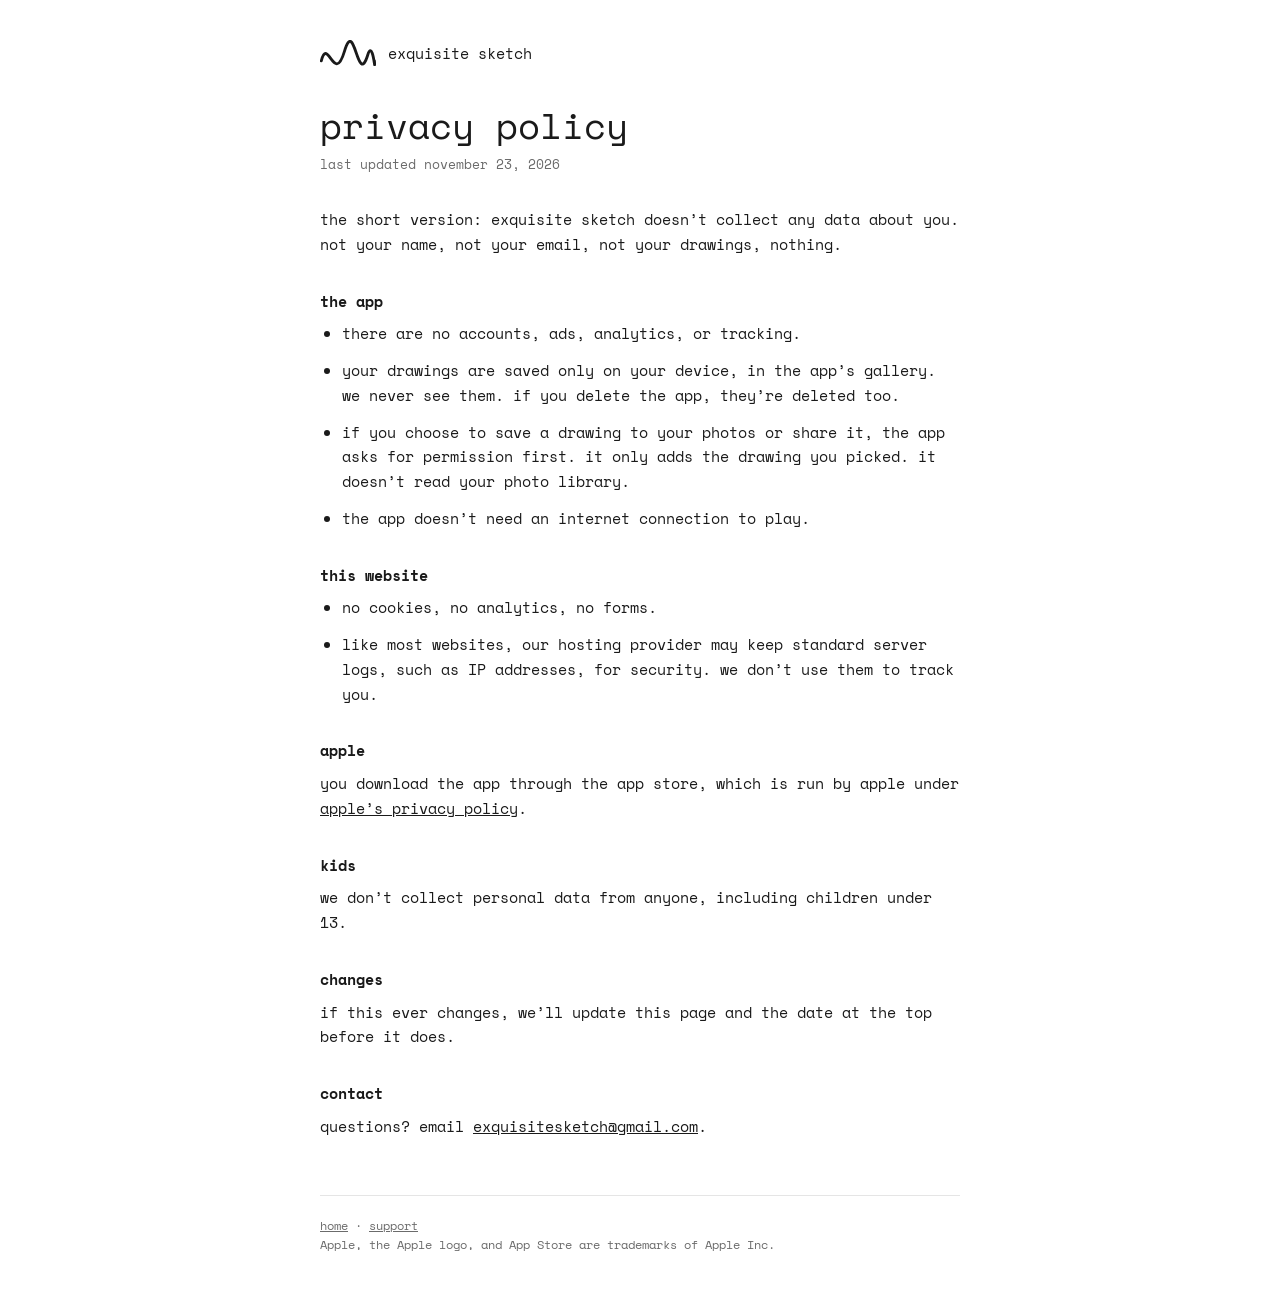
<file: landing/privacy/index.html>
<!DOCTYPE html>
<html lang="en">
<head>
<meta charset="UTF-8" />
<meta name="viewport" content="width=device-width, initial-scale=1" />
<title>privacy policy · exquisite sketch</title>
<meta name="description" content="exquisite sketch collects no personal data." />
<link rel="icon" type="image/svg+xml" href="../favicon.svg" />
<link rel="apple-touch-icon" sizes="180x180" href="../apple-touch-icon.png" />
<link rel="stylesheet" href="../fonts/space-mono.css" />
<link rel="stylesheet" href="../page.css" />
</head>
<body>
<!-- PLACEHOLDER: review before launch. Assumes the app collects no data,
     has no accounts, ads, analytics or crash reporting. -->
<main class="wrap">
  <a class="home" href="../">
    <svg viewBox="40 94 434 203" fill="none" aria-hidden="true"><path d="M 50,256 C 100,60 150,450 230,180 C 310,-90 330,470 410,210 C 450,80 470,380 462,256" stroke="#1a1a1a" stroke-width="22" stroke-linecap="round"/></svg>
    <span>exquisite sketch</span>
  </a>

  <h1>privacy policy</h1>
  <p class="updated">last updated november 23, 2026</p>

  <p>the short version: exquisite sketch doesn’t collect any data about you. not your name, not your email, not your drawings, nothing.</p>

  <h2>the app</h2>
  <ul>
    <li>there are no accounts, ads, analytics, or tracking.</li>
    <li>your drawings are saved only on your device, in the app’s gallery. we never see them. if you delete the app, they’re deleted too.</li>
    <li>if you choose to save a drawing to your photos or share it, the app asks for permission first. it only adds the drawing you picked. it doesn’t read your photo library.</li>
    <li>the app doesn’t need an internet connection to play.</li>
  </ul>

  <h2>this website</h2>
  <ul>
    <li>no cookies, no analytics, no forms.</li>
    <li>like most websites, our hosting provider may keep standard server logs, such as IP addresses, for security. we don’t use them to track you.</li>
  </ul>

  <h2>apple</h2>
  <p>you download the app through the app store, which is run by apple under <a href="https://www.apple.com/legal/privacy/">apple’s privacy policy</a>.</p>

  <h2>kids</h2>
  <p>we don’t collect personal data from anyone, including children under 13.</p>

  <h2>changes</h2>
  <p>if this ever changes, we’ll update this page and the date at the top before it does.</p>

  <h2>contact</h2>
  <p>questions? email <a href="mailto:exquisitesketch@gmail.com">exquisitesketch@gmail.com</a>.</p>
</main>

<footer>
  <a href="../">home</a> · <a href="../support/">support</a><br />
  Apple, the Apple logo, and App Store are trademarks of Apple Inc.
</footer>
</body>
</html>
</file>
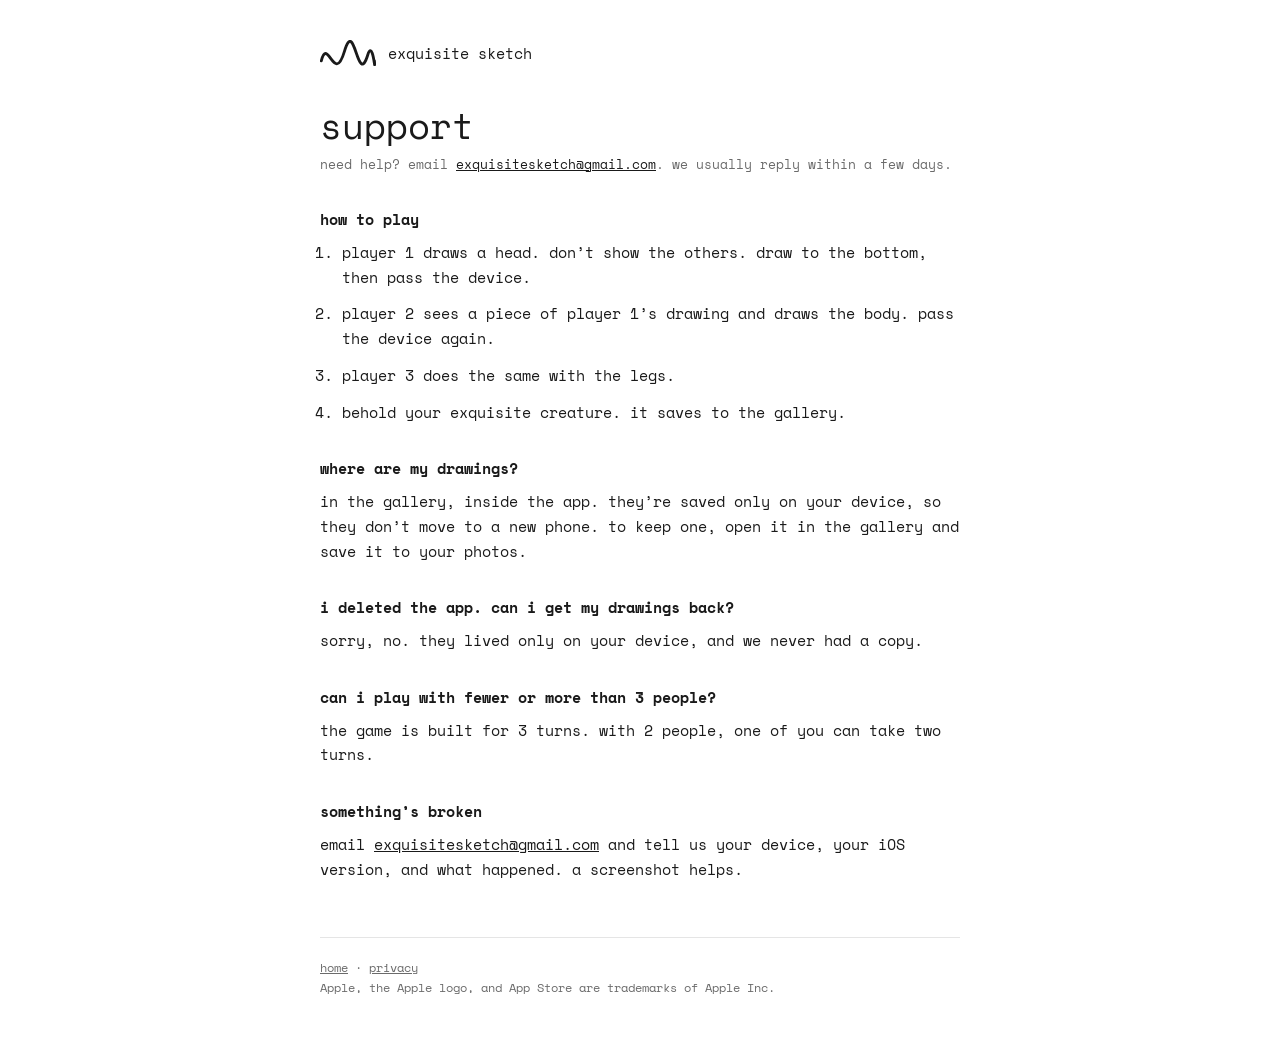
<file: landing/support/index.html>
<!DOCTYPE html>
<html lang="en">
<head>
<meta charset="UTF-8" />
<meta name="viewport" content="width=device-width, initial-scale=1" />
<title>support · exquisite sketch</title>
<meta name="description" content="help with exquisite sketch, and how to reach us." />
<link rel="icon" type="image/svg+xml" href="../favicon.svg" />
<link rel="apple-touch-icon" sizes="180x180" href="../apple-touch-icon.png" />
<link rel="stylesheet" href="../fonts/space-mono.css" />
<link rel="stylesheet" href="../page.css" />
</head>
<body>
<!-- PLACEHOLDER: review before launch. -->
<main class="wrap">
  <a class="home" href="../">
    <svg viewBox="40 94 434 203" fill="none" aria-hidden="true"><path d="M 50,256 C 100,60 150,450 230,180 C 310,-90 330,470 410,210 C 450,80 470,380 462,256" stroke="#1a1a1a" stroke-width="22" stroke-linecap="round"/></svg>
    <span>exquisite sketch</span>
  </a>

  <h1>support</h1>
  <p class="updated">need help? email <a href="mailto:exquisitesketch@gmail.com">exquisitesketch@gmail.com</a>. we usually reply within a few days.</p>

  <h2>how to play</h2>
  <ol>
    <li>player 1 draws a head. don’t show the others. draw to the bottom, then pass the device.</li>
    <li>player 2 sees a piece of player 1’s drawing and draws the body. pass the device again.</li>
    <li>player 3 does the same with the legs.</li>
    <li>behold your exquisite creature. it saves to the gallery.</li>
  </ol>

  <h2>where are my drawings?</h2>
  <p>in the gallery, inside the app. they’re saved only on your device, so they don’t move to a new phone. to keep one, open it in the gallery and save it to your photos.</p>

  <h2>i deleted the app. can i get my drawings back?</h2>
  <p>sorry, no. they lived only on your device, and we never had a copy.</p>

  <h2>can i play with fewer or more than 3 people?</h2>
  <p>the game is built for 3 turns. with 2 people, one of you can take two turns.</p>

  <h2>something’s broken</h2>
  <p>email <a href="mailto:exquisitesketch@gmail.com">exquisitesketch@gmail.com</a> and tell us your device, your iOS version, and what happened. a screenshot helps.</p>
</main>

<footer>
  <a href="../">home</a> · <a href="../privacy/">privacy</a><br />
  Apple, the Apple logo, and App Store are trademarks of Apple Inc.
</footer>
</body>
</html>
</file>
<file: fonts/space-mono.css>
@font-face { font-family: 'Space Mono'; font-style: normal; font-weight: 400; font-display: swap; src: url(space-mono-400.woff2) format('woff2'); }
@font-face { font-family: 'Space Mono'; font-style: normal; font-weight: 700; font-display: swap; src: url(space-mono-700.woff2) format('woff2'); }
</file>
<file: landing/fonts/space-mono.css>
@font-face { font-family: 'Space Mono'; font-style: normal; font-weight: 400; font-display: swap; src: url(space-mono-400.woff2) format('woff2'); }
@font-face { font-family: 'Space Mono'; font-style: normal; font-weight: 700; font-display: swap; src: url(space-mono-700.woff2) format('woff2'); }
</file>
<file: landing/page.css>
/* shared styles for the text pages (privacy, support) */
:root { --ink: #1a1a1a; --paper: #ffffff; --muted: #6b6b6b; }
* { margin: 0; padding: 0; box-sizing: border-box; }
html, body { background: var(--paper); color: var(--ink); }
body {
  font-family: 'Space Mono', ui-monospace, monospace;
  -webkit-font-smoothing: antialiased;
  font-size: 15px;
  line-height: 1.65;
  padding: 40px 16px 56px;
}
.wrap { max-width: 640px; margin: 0 auto; }
.home {
  display: inline-flex; align-items: center; gap: 12px;
  color: var(--ink); text-decoration: none; margin-bottom: 40px;
}
.home svg { width: 56px; height: auto; }
.home span { font-size: 15px; }
h1 { font-weight: 400; font-size: 36px; line-height: 1.1; margin-bottom: 8px; }
.updated { color: var(--muted); font-size: 13px; margin-bottom: 32px; }
h2 { font-weight: 700; font-size: 15px; margin: 32px 0 8px; }
p, li { margin-bottom: 12px; }
ul, ol { padding-left: 22px; }
a { color: var(--ink); }
a:focus-visible { outline: 2px solid var(--ink); outline-offset: 3px; }
footer {
  max-width: 640px; margin: 56px auto 0; padding-top: 20px;
  border-top: 1px solid #e5e5e5; color: var(--muted); font-size: 12px; line-height: 1.6;
}
footer a { color: var(--muted); }
@media (max-width: 600px) {
  body { font-size: 14px; padding-top: 28px; }
  h1 { font-size: 30px; }
}
</file>
